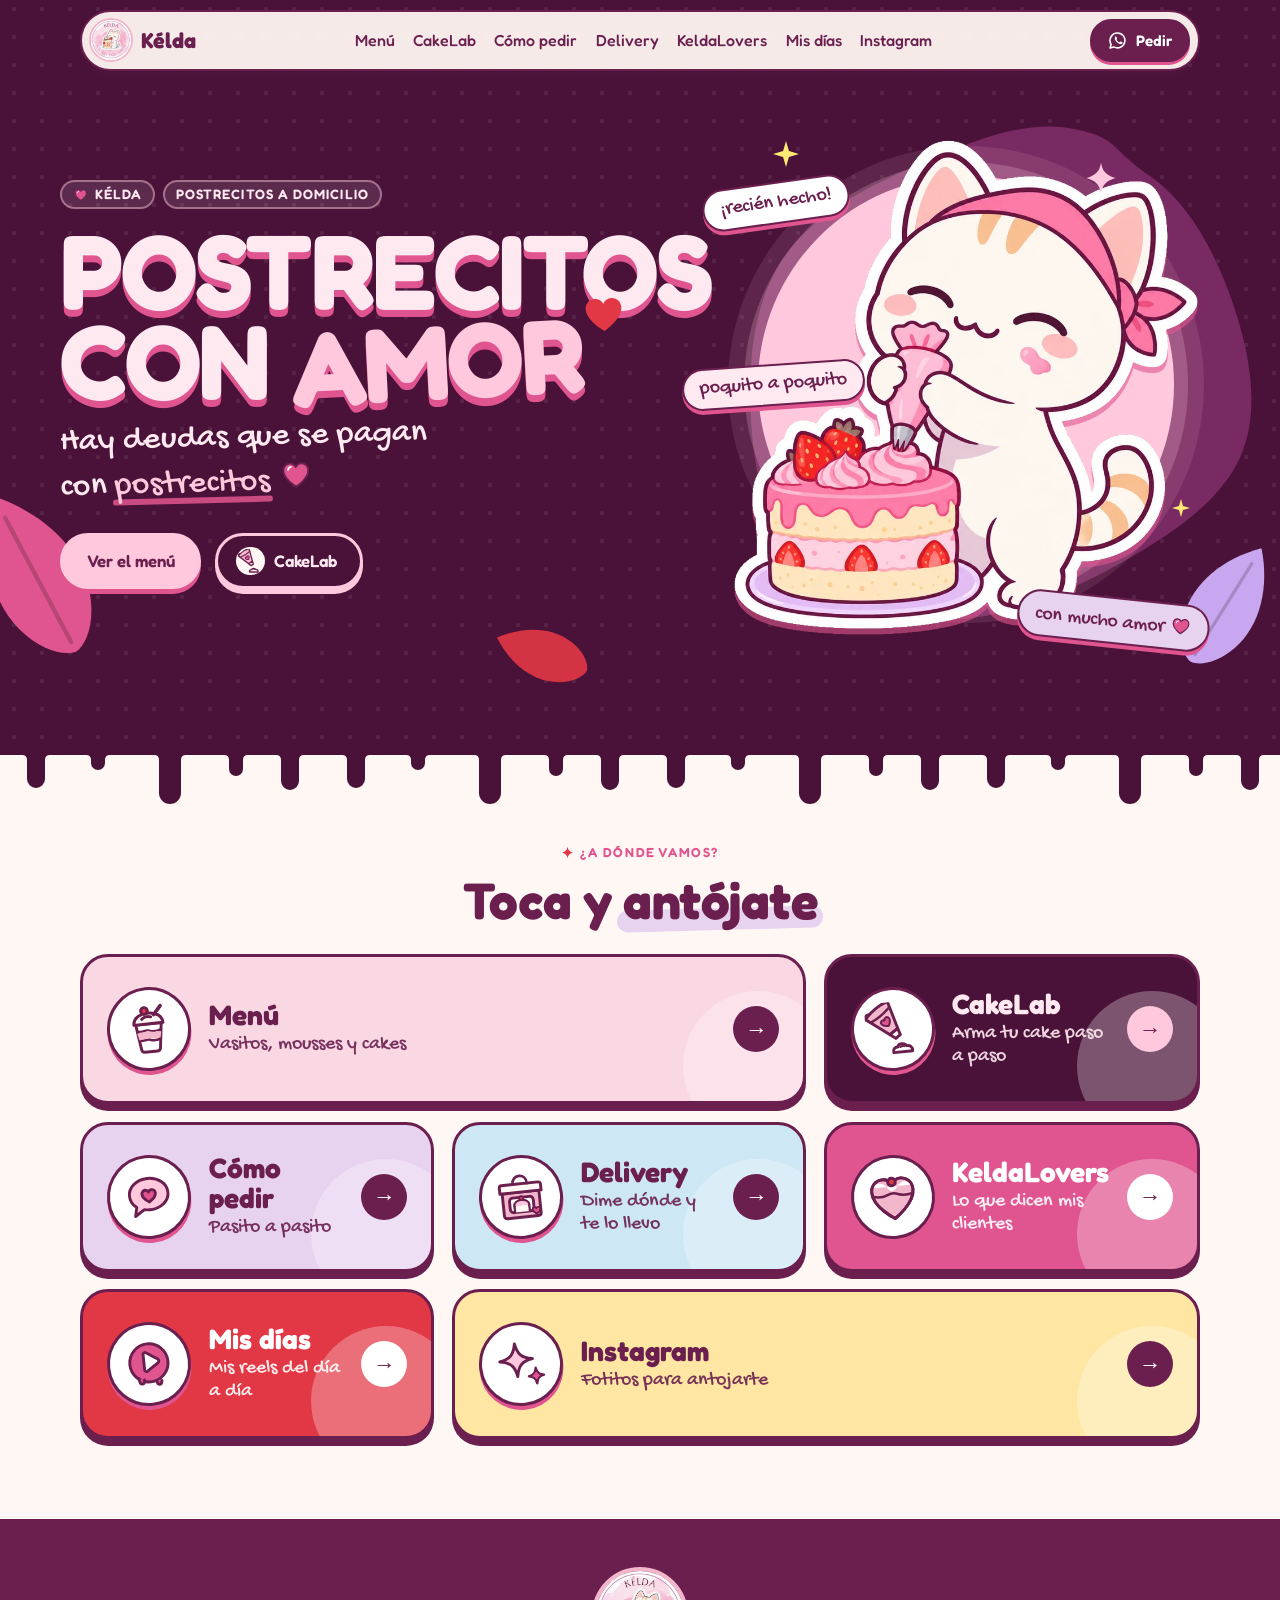
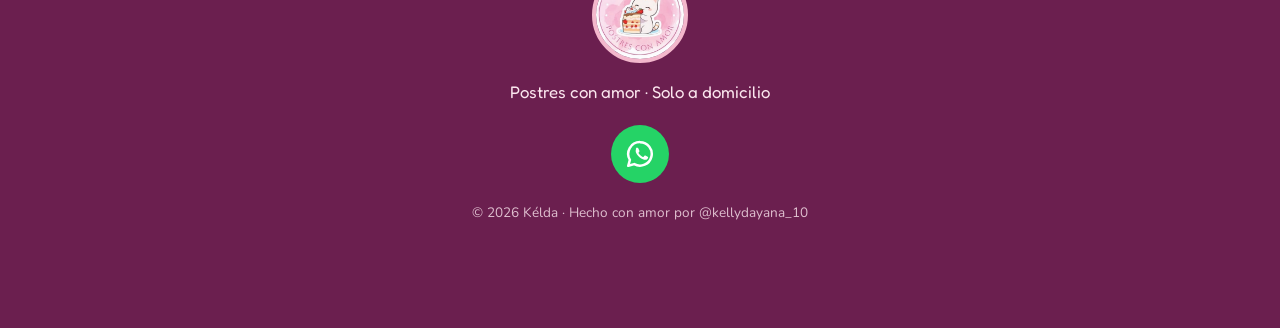
<file: index.html>
<!doctype html>
<html lang="es">
<head>
<meta charset="utf-8">
<meta name="viewport" content="width=device-width, initial-scale=1">
<title>Kélda · Postrecitos con amor</title>
<meta name="description" content="Postres hechos con amor en Chicago: fresas con crema, mousses, mini cakes y cakes personalizados. Solo a domicilio, en Chicago y alrededores. Pedidos por WhatsApp o DM.">
<meta property="og:title" content="Kélda · Postrecitos con amor">
<meta property="og:description" content="Fresas con crema, mousses y cakes personalizados, directo a tu puerta en Chicago y alrededores.">
<meta property="og:image" content="og.jpg">
<meta name="theme-color" content="#4A1238">
<link rel="icon" href="img/logo.jpg">
<link rel="preload" href="fonts/Fredoka-400-700.woff2" as="font" type="font/woff2" crossorigin>
<link rel="preload" href="img/gatito-manga.webp" as="image" type="image/webp">
<link rel="stylesheet" href="styles.css?v=5">
</head>
<body class="page-home" data-page="home">
<svg width="0" height="0" style="position:absolute" aria-hidden="true">
  <symbol id="sparkle" viewBox="0 0 40 40"><path d="M20 2c1.6 9.5 5.5 14.6 17 18-11.5 3.4-15.4 8.5-17 18-1.6-9.5-5.5-14.6-17-18C14.5 16.6 18.4 11.5 20 2Z" fill="currentColor"/></symbol>
  <symbol id="heart" viewBox="0 0 40 36"><path d="M20 34S3 23.5 3 12.3C3 6.6 7.2 3 11.8 3c3.6 0 6.4 2 8.2 5 1.8-3 4.6-5 8.2-5C32.8 3 37 6.6 37 12.3 37 23.5 20 34 20 34Z" fill="none" stroke="currentColor" stroke-width="3" stroke-linejoin="round"/></symbol>
  <symbol id="heartfill" viewBox="0 0 40 36"><path d="M20 34S3 23.5 3 12.3C3 6.6 7.2 3 11.8 3c3.6 0 6.4 2 8.2 5 1.8-3 4.6-5 8.2-5C32.8 3 37 6.6 37 12.3 37 23.5 20 34 20 34Z" fill="currentColor"/></symbol>
  <symbol id="wa" viewBox="0 0 24 24"><path d="M12 2.5a9.4 9.4 0 0 0-8.1 14.2L2.6 21.4l4.8-1.3A9.4 9.4 0 1 0 12 2.5Z" fill="none" stroke="currentColor" stroke-width="2" stroke-linejoin="round"/><path d="M8.6 7.6c.3-.6.6-.6.9-.6h.6c.2 0 .4.1.6.5l.8 1.9c.1.3 0 .5-.1.7l-.5.6c-.1.2-.2.4 0 .6.4.7 1 1.4 1.6 1.9.7.6 1.4.9 1.8 1.1.2.1.4.1.6-.1l.7-.8c.2-.2.4-.3.7-.2l1.8.9c.3.1.4.3.4.5 0 .5-.2 1.2-.8 1.6-.6.4-1.4.6-2.4.3-1.1-.3-2.6-1-3.9-2.2-1.4-1.3-2.4-2.8-2.7-3.8-.3-1-.1-2.1.3-2.9Z" fill="currentColor"/></symbol>
  <symbol id="car" viewBox="0 0 48 32"><path d="M6 22v-6l5-8c.8-1.2 2-2 3.5-2h17c1.5 0 2.7.8 3.5 2l5 8v6" fill="none" stroke="currentColor" stroke-width="3" stroke-linejoin="round"/><path d="M3 22h42v4H3z" fill="currentColor"/><circle cx="13" cy="26" r="4.5" fill="#fff" stroke="currentColor" stroke-width="3"/><circle cx="35" cy="26" r="4.5" fill="#fff" stroke="currentColor" stroke-width="3"/><path d="M14 15l3-5h14l3 5z" fill="currentColor" opacity=".25"/></symbol>
  <symbol id="arrow" viewBox="0 0 24 24"><path d="M5 12h13M13 6l6 6-6 6" fill="none" stroke="currentColor" stroke-width="2.8" stroke-linecap="round" stroke-linejoin="round"/></symbol>
  <symbol id="star4" viewBox="0 0 40 40"><path d="M20 0l4.5 15.5L40 20l-15.5 4.5L20 40l-4.5-15.5L0 20l15.5-4.5Z" fill="currentColor"/></symbol>
<symbol id="i-manga" viewBox="0 0 48 48"><g fill="none" stroke="#6B1F4F" stroke-width="2.6" stroke-linecap="round" stroke-linejoin="round"><g transform="translate(-3 -3) rotate(-34 24 24)">
<path d="M11.4 6.2c6.6-2.4 18.6-2.4 25.2 0L28.4 30.4h-8.8Z" fill="#F3B7CC"/>
<path d="M11 6.4c1.4-3 4-3.6 5.6-1.4M37 6.4c-1.4-3-4-3.6-5.6-1.4" stroke-width="2.2"/>
<path d="M13.4 11.2c7 1.4 14.2 1.4 21.2 0" stroke-width="2.2"/>
<path d="M19.6 30.4h8.8l-1.8 5.8h-5.2Z" fill="#FFF7F3"/>
<path d="M24 23.6s-4.2-2.5-4.2-5.1c0-1.4 1-2.3 2.2-2.3 1 0 1.6.6 2 1.3.4-.7 1-1.3 2-1.3 1.2 0 2.2.9 2.2 2.3 0 2.6-4.2 5.1-4.2 5.1Z" fill="#E0558F" stroke-width="1.8"/></g>
<path d="M22.6 45c-.8-3 1.4-4.8 4-4.6.4-3.2 6.6-3.6 7.8-.4 3-.4 5.4 1.4 5 5Z" fill="#fff"/>
<path d="M28.8 40.6c1.2-.8 2.6-.9 3.8-.4" stroke-width="1.8"/></g></symbol><symbol id="i-paleta" viewBox="0 0 48 48"><g fill="none" stroke="#6B1F4F" stroke-width="2.6" stroke-linecap="round" stroke-linejoin="round"><path d="M6.8 39.6l8.8-8.8c1.4-1.4 3.5-1.4 4.6-.3s1.1 3.2-.3 4.6l-8.8 8.8c-1.4 1.4-3.4 1.5-4.6.3s-1.1-3.2.3-4.6Z" fill="#E0558F"/>
<path d="M19.4 29.8l3.6-1.4 15.2-15.3c2.4-2.4 6.2-.6 5 2.6L28.6 30.8l-3.4 1.4" fill="#FFF7F3"/>
<path d="M33.8 17.4c2.2-.6 3.4.6 3 2.6-2.6 2.8-5.4 5.5-7.6 7.3-1.6.4-2.6-.8-1.8-2.4Z" fill="#F3B7CC" stroke-width="2"/>
<path d="M10 37.2l2.6 2.6" stroke-width="2"/></g></symbol><symbol id="i-vasito" viewBox="0 0 48 48"><g fill="none" stroke="#6B1F4F" stroke-width="2.6" stroke-linecap="round" stroke-linejoin="round"><path d="M12.6 19.4h22.8l-3 22.4c-.2 1.4-1.4 2.4-2.8 2.4H18.4c-1.4 0-2.6-1-2.8-2.4Z" fill="#fff"/>
<path d="M13.4 25.4c3.6 1.6 6.8-1.2 10.6.2s7.4 1.2 10.6-.4" stroke-width="2.2"/>
<path d="M14.6 33.4c3.4 1.4 6.4-1 9.4.2s6.6 1.2 9.4-.2" stroke-width="2.2"/>
<path d="M13.2 27.4l1.4 6 3.4-.6 6-.6 6.2.6 3.4-.4 1-5.2-3.8-.8c-3.4.8-5.2.2-7.4-.6-2.6-.4-5.2 1.6-8 .6Z" fill="#F3B7CC" stroke="none"/>
<path d="M11 19.4c0-6 5.6-9.6 13-9.6s13 3.6 13 9.6Z" fill="#FFF7F3"/>
<path d="M18.4 14.8c2-1.8 5.4-2.4 8.2-1.4"/>
<path d="M29.4 11.6l6.6-7.2" stroke-width="3.2"/>
<circle cx="21.2" cy="7.6" r="3" fill="#E23744"/></g></symbol><symbol id="i-mousse" viewBox="0 0 48 48"><g fill="none" stroke="#6B1F4F" stroke-width="2.6" stroke-linecap="round" stroke-linejoin="round"><path d="M8 27.4h32l-2.6 12.4c-.4 1.8-2 3-3.8 3H14.4c-1.8 0-3.4-1.2-3.8-3Z" fill="#F3B7CC"/>
<path d="M14.4 31v7.6M20.8 31v8M27.2 31v8M33.6 31v7.6" stroke-width="2"/>
<path d="M10.6 27.4c0-9.6 6-15 13.4-15s13.4 5.4 13.4 15Z" fill="#FFE7A3"/>
<path d="M17.4 18.8c1.8-1.8 4-2.6 6.6-2.6" stroke-width="2.2"/>
<path d="M26.4 12.6c.2-2.6 2-4.6 4.6-5.2-.2 2.8-2 4.8-4.6 5.2Z" fill="#7BC79A" stroke-width="2"/></g></symbol><symbol id="i-cupcake" viewBox="0 0 48 48"><g fill="none" stroke="#6B1F4F" stroke-width="2.6" stroke-linecap="round" stroke-linejoin="round"><path d="M12.6 27h22.8l-3 14.6c-.2 1.2-1.2 2-2.4 2H18c-1.2 0-2.2-.8-2.4-2Z" fill="#CDE7F5"/>
<path d="M19 27.6l1.2 15.6M24 27.6v15.6M29 27.6l-1.2 15.6" stroke-width="2"/>
<path d="M10.6 27.2c-2.4-.6-2.6-4.6.4-5.6-1.2-3.6 2-6.4 5.4-5.4.4-3.6 4.4-5.4 7.6-3.6 3.4-1.8 7.6 0 7.6 3.6 3.4-1 6.6 1.8 5.4 5.4 3 1 2.8 5 .4 5.6Z" fill="#FFC8DC"/>
<path d="M15.6 21.8c2.6.8 5 .4 7-1M26.2 18.6c2.4 1.2 5 1.2 6.8.2" stroke-width="2"/>
<path d="M24 11.4s-3.6-2-3.6-4.3c0-1.2.9-2 1.9-2 .8 0 1.4.5 1.7 1.1.3-.6.9-1.1 1.7-1.1 1 0 1.9.8 1.9 2 0 2.3-3.6 4.3-3.6 4.3Z" fill="#E23744" stroke-width="1.8"/></g></symbol><symbol id="i-cake" viewBox="0 0 48 48"><g fill="none" stroke="#6B1F4F" stroke-width="2.6" stroke-linecap="round" stroke-linejoin="round"><ellipse cx="24" cy="42" rx="18" ry="3.2" fill="#fff"/>
<path d="M9.6 24.4h28.8v15.2c0 1.2-1 2.2-2.2 2.2H11.8c-1.2 0-2.2-1-2.2-2.2Z" fill="#FFF7F3"/>
<path d="M9.6 32.4h28.8" stroke-width="2.2"/>
<path d="M9.6 24.4c0-3.2 2-4.8 5-4.8h18.8c3 0 5 1.6 5 4.8v3.2c0 1.8-2.4 1.8-2.6 0-.4-2-2.8-2-3 .2-.2 3.2-3.8 3.2-4 0-.2-2.2-2.8-2.2-3.2 0-.4 2.4-3.6 2.4-4 0-.4-2.2-2.8-2.2-3.2.2-.2 2-3 2-3.2-.4-.2-1.8-2.6-1.8-3 0-.4 1.4-2.2 1.4-2.6 0Z" fill="#F3B7CC"/>
<path d="M24 19.6v-7" stroke-width="3"/>
<path d="M24 4.6c1.8 2 2.4 3.6 1.4 5-.8 1-2 1-2.8 0-1-1.4-.4-3 1.4-5Z" fill="#FFE7A3" stroke-width="2"/></g></symbol><symbol id="i-carta" viewBox="0 0 48 48"><g fill="none" stroke="#6B1F4F" stroke-width="2.6" stroke-linecap="round" stroke-linejoin="round"><rect x="6.4" y="12.6" width="35.2" height="25" rx="4" fill="#fff"/>
<path d="M7.6 14.6 24 27.2l16.4-12.6" />
<path d="M7.8 36.2l11.4-11M40.2 36.2 28.8 25.2" stroke-width="2"/>
<path d="M24 34.4s-4.6-2.8-4.6-5.6c0-1.6 1.1-2.5 2.4-2.5 1 0 1.8.6 2.2 1.4.4-.8 1.2-1.4 2.2-1.4 1.3 0 2.4.9 2.4 2.5 0 2.8-4.6 5.6-4.6 5.6Z" fill="#E0558F" stroke-width="2"/></g></symbol><symbol id="i-chat" viewBox="0 0 48 48"><g fill="none" stroke="#6B1F4F" stroke-width="2.6" stroke-linecap="round" stroke-linejoin="round"><path d="M24 7.4c9.6 0 17.2 6.2 17.2 14s-7.6 14-17.2 14c-1.8 0-3.6-.2-5.2-.6L10.4 40l1.8-7.8C8.8 29.6 6.8 25.8 6.8 21.4c0-7.8 7.6-14 17.2-14Z" fill="#FFC8DC"/>
<path d="M24 28.4s-6-3.6-6-7.4c0-2 1.5-3.3 3.1-3.3 1.4 0 2.4.8 2.9 1.9.5-1.1 1.5-1.9 2.9-1.9 1.6 0 3.1 1.3 3.1 3.3 0 3.8-6 7.4-6 7.4Z" fill="#E0558F"/></g></symbol><symbol id="i-batidor" viewBox="0 0 48 48"><g fill="none" stroke="#6B1F4F" stroke-width="2.6" stroke-linecap="round" stroke-linejoin="round"><path d="M10.4 41.8l9-9" stroke-width="4.4"/>
<path d="M20.2 31.4c-4-6.6-2.4-18.4 6.6-23.6 6.8-3.8 14.6 4 10.8 10.8-5.2 9-17 10.6-23.6 6.6Z" fill="#FFF7F3"/>
<path d="M20.4 31.2c.6-7.2 4.4-14.8 11.8-20.2M20.8 31.4c6-1.4 12.6-5 17-12.4M20.4 31c2.4-8 9-15.6 15.8-18.6" stroke-width="2"/></g></symbol><symbol id="i-caja" viewBox="0 0 48 48"><g fill="none" stroke="#6B1F4F" stroke-width="2.6" stroke-linecap="round" stroke-linejoin="round"><path d="M7.6 19.6h32.8v19.6c0 1.6-1.2 2.8-2.8 2.8H10.4c-1.6 0-2.8-1.2-2.8-2.8Z" fill="#F3B7CC"/>
<path d="M5.6 14.4c0-1.2 1-2.2 2.2-2.2h32.4c1.2 0 2.2 1 2.2 2.2v5.2H5.6Z" fill="#FFF7F3"/>
<path d="M17.6 12.2c0-4.4 2.8-7 6.4-7s6.4 2.6 6.4 7" stroke-width="2.4"/>
<rect x="13.4" y="24.2" width="21.2" height="13" rx="3" fill="#fff"/>
<path d="M17.4 37.2v-4.4c0-1.4 1.2-2.6 2.6-2.6h8c1.4 0 2.6 1.2 2.6 2.6v4.4" fill="#FFF7F3" stroke-width="2"/>
<path d="M17.2 31.6c0-3 3-5 6.8-5s6.8 2 6.8 5" fill="#FFC8DC" stroke-width="2"/>
<circle cx="24" cy="25" r="1.8" fill="#E23744" stroke-width="1.4"/>
<path d="M36.6 40.2s-3.4-2-3.4-4.1c0-1.1.8-1.8 1.7-1.8.8 0 1.4.5 1.7 1.1.3-.6.9-1.1 1.7-1.1.9 0 1.7.7 1.7 1.8 0 2.1-3.4 4.1-3.4 4.1Z" fill="#E0558F" stroke-width="1.6"/></g></symbol><symbol id="i-pin" viewBox="0 0 48 48"><g fill="none" stroke="#6B1F4F" stroke-width="2.6" stroke-linecap="round" stroke-linejoin="round"><path d="M24 44s-13.2-12.4-13.2-23.2C10.8 13.2 16.6 7 24 7s13.2 6.2 13.2 13.8C37.2 31.6 24 44 24 44Z" fill="#E0558F"/>
<path d="M24 26.6s-5.4-3.2-5.4-6.6c0-1.8 1.4-3 2.8-3 1.2 0 2.2.7 2.6 1.7.4-1 1.4-1.7 2.6-1.7 1.4 0 2.8 1.2 2.8 3 0 3.4-5.4 6.6-5.4 6.6Z" fill="#fff" stroke-width="2"/></g></symbol><symbol id="i-cal" viewBox="0 0 48 48"><g fill="none" stroke="#6B1F4F" stroke-width="2.6" stroke-linecap="round" stroke-linejoin="round"><rect x="7.4" y="10.4" width="33.2" height="30.4" rx="5" fill="#fff"/>
<path d="M7.4 15.4c0-2.8 2.2-5 5-5h23.2c2.8 0 5 2.2 5 5v3.4H7.4Z" fill="#F3B7CC"/>
<path d="M16 6.6v7M32 6.6v7" stroke-width="3"/>
<path d="M24 35.4s-5.6-3.4-5.6-6.8c0-1.8 1.4-3.1 2.9-3.1 1.3 0 2.2.8 2.7 1.8.5-1 1.4-1.8 2.7-1.8 1.5 0 2.9 1.3 2.9 3.1 0 3.4-5.6 6.8-5.6 6.8Z" fill="#E0558F" stroke-width="2"/></g></symbol><symbol id="i-slice" viewBox="0 0 48 48"><g fill="none" stroke="#6B1F4F" stroke-width="2.6" stroke-linecap="round" stroke-linejoin="round"><path d="M24 43.2S5.6 31.6 5.6 18.6C5.6 12 10.4 7.8 15.8 7.8c3.8 0 6.6 2 8.2 5 1.6-3 4.4-5 8.2-5 5.4 0 10.2 4.2 10.2 10.8 0 13-18.4 24.6-18.4 24.6Z" fill="#F3B7CC"/>
<path d="M6.4 22.2c5.4 1.4 9.4 1.2 13-.4 3.2-1.4 6.2-1.4 9.4 0 3.8 1.6 8 1.8 12.8.4" stroke-width="2.2"/>
<path d="M6.6 14.6c3.4-5 9.6-4.6 13 .6 1.8 2.8 3.8 3.4 4.4 3.4s2.6-.6 4.4-3.4c3.4-5.2 9.6-5.6 13-.6" fill="#fff" stroke="none"/>
<path d="M24 43.2S5.6 31.6 5.6 18.6C5.6 12 10.4 7.8 15.8 7.8c3.8 0 6.6 2 8.2 5 1.6-3 4.4-5 8.2-5 5.4 0 10.2 4.2 10.2 10.8 0 13-18.4 24.6-18.4 24.6Z"/>
<circle cx="24" cy="10.6" r="3.4" fill="#E23744"/></g></symbol><symbol id="i-play" viewBox="0 0 48 48"><g fill="none" stroke="#6B1F4F" stroke-width="2.6" stroke-linecap="round" stroke-linejoin="round"><circle cx="24" cy="23" r="17" fill="#E0558F"/>
<path d="M19.6 15.2c0-1.4 1.4-2.2 2.6-1.4l10 6.6c1 .8 1 2.4 0 3.2l-10 6.6c-1.2.8-2.6 0-2.6-1.4Z" fill="#fff"/>
<path d="M14 36.4c0 2.4.6 4.8 2.4 4.8s2.2-2.2 2.2-3.6M29.6 39.4c0 1.8.8 3.6 2.2 3.6s2-1.6 2-3.2" fill="#E0558F"/></g></symbol><symbol id="i-chispa" viewBox="0 0 48 48"><g fill="none" stroke="#6B1F4F" stroke-width="2.6" stroke-linecap="round" stroke-linejoin="round"><path d="M20 5.6c1.6 9.2 5 13.2 14.6 14.6C25 21.6 21.6 25.6 20 34.8 18.4 25.6 15 21.6 5.4 20.2 15 18.8 18.4 14.8 20 5.6Z" fill="#FFC8DC"/>
<path d="M36.6 28.6c.8 4.4 2.4 6.2 6.8 7-4.4.8-6 2.6-6.8 7-.8-4.4-2.4-6.2-6.8-7 4.4-.8 6-2.6 6.8-7Z" fill="#E0558F" stroke-width="2"/></g></symbol><symbol id="i-cuchara" viewBox="0 0 48 48"><g fill="none" stroke="#6B1F4F" stroke-width="2.6" stroke-linecap="round" stroke-linejoin="round"><path d="M27.6 22.6 41.2 38c1.2 1.4 1 3.2-.2 4.2s-3 .8-4-.6L24.6 25.2" fill="#E0558F"/>
<ellipse cx="18.4" cy="16.6" rx="10.4" ry="8.4" transform="rotate(42 18.4 16.6)" fill="#fff"/>
<path d="M11.4 17.6c1.6-4.6 5.6-7.4 9.6-6.6" stroke-width="2.2"/>
<path d="M33 9.4s-3-1.8-3-3.6c0-1 .7-1.6 1.5-1.6.7 0 1.2.4 1.5 1 .3-.6.8-1 1.5-1 .8 0 1.5.6 1.5 1.6 0 1.8-3 3.6-3 3.6ZM41 18.2s-2.4-1.4-2.4-2.9c0-.8.6-1.3 1.2-1.3.5 0 1 .3 1.2.8.2-.5.7-.8 1.2-.8.6 0 1.2.5 1.2 1.3 0 1.5-2.4 2.9-2.4 2.9Z" fill="#E0558F" stroke-width="1.6"/></g></symbol><symbol id="i-heart" viewBox="0 0 48 48"><g fill="none" stroke="#6B1F4F" stroke-width="2.6" stroke-linecap="round" stroke-linejoin="round"><path d="M24 40.6S7 30 7 18.6C7 12.8 11.2 9 16 9c3.6 0 6.4 2 8 5 1.6-3 4.4-5 8-5 4.8 0 9 3.8 9 9.6C41 30 24 40.6 24 40.6Z" fill="#E0558F"/>
<path d="M13.4 17.6c.4-2.4 2-3.8 4-4" stroke="#fff" stroke-width="2.4"/></g></symbol><symbol id="i-web" viewBox="0 0 48 48"><g fill="none" stroke="#6B1F4F" stroke-width="2.6" stroke-linecap="round" stroke-linejoin="round"><circle cx="24" cy="24" r="18" fill="#E23744"/>
<path d="M24 6v36M6 24h36M11.3 11.3l25.4 25.4M36.7 11.3 11.3 36.7" stroke="#fff" stroke-width="1.6"/>
<path d="M24 14.6l6.6 2.8 2.8 6.6-2.8 6.6-6.6 2.8-6.6-2.8-2.8-6.6 2.8-6.6ZM24 20l2.8 1.2L28 24l-1.2 2.8L24 28l-2.8-1.2L20 24l1.2-2.8Z" stroke="#fff" stroke-width="1.6"/>
<circle cx="24" cy="24" r="18"/></g></symbol><symbol id="i-bow" viewBox="0 0 48 48"><g fill="none" stroke="#6B1F4F" stroke-width="2.6" stroke-linecap="round" stroke-linejoin="round"><path d="M24 23.4C17 11.6 5.6 11.8 6 21.4c.4 8.6 11.6 8.6 18 2ZM24 23.4c7-11.8 18.4-11.6 18 -2-.4 8.6-11.6 8.6-18 2Z" fill="#E23744"/>
<path d="M21.6 26l-5.2 13.6 4.6-1.6 1.8 4 1.2-14M26.4 26l5.2 13.6-4.6-1.6-1.8 4-1.2-14" fill="#E23744"/>
<circle cx="24" cy="23.4" r="4.4" fill="#C21F33"/></g></symbol><symbol id="i-bear" viewBox="0 0 48 48"><g fill="none" stroke="#6B1F4F" stroke-width="2.6" stroke-linecap="round" stroke-linejoin="round"><circle cx="13" cy="13.4" r="6" fill="#C99A6E"/><circle cx="35" cy="13.4" r="6" fill="#C99A6E"/>
<circle cx="13" cy="13.4" r="2.4" fill="#FFC8DC" stroke="none"/><circle cx="35" cy="13.4" r="2.4" fill="#FFC8DC" stroke="none"/>
<circle cx="24" cy="26" r="15.4" fill="#C99A6E"/>
<ellipse cx="24" cy="31.4" rx="7.2" ry="5.6" fill="#F3E1CC"/>
<circle cx="18" cy="23.4" r="1.8" fill="#6B1F4F" stroke="none"/><circle cx="30" cy="23.4" r="1.8" fill="#6B1F4F" stroke="none"/>
<path d="M24 29.2c-1.4 0-2.4.6-2.4 1.2s1.4 1.6 2.4 1.6 2.4-1 2.4-1.6-1-1.2-2.4-1.2Z" fill="#6B1F4F" stroke-width="1.4"/>
<path d="M21.6 34.2c1.4 1.2 3.4 1.2 4.8 0" stroke-width="1.8"/></g></symbol><symbol id="i-velita" viewBox="0 0 48 48"><g fill="none" stroke="#6B1F4F" stroke-width="2.6" stroke-linecap="round" stroke-linejoin="round"><path d="M10 30.4h28v8.8c0 1.4-1.2 2.6-2.6 2.6H12.6c-1.4 0-2.6-1.2-2.6-2.6Z" fill="#E7D2F0"/>
<path d="M10 30.4c0-2 1.4-3.2 3.4-3.2h21.2c2 0 3.4 1.2 3.4 3.2v1.4c0 1.4-2.2 1.4-2.4 0-.4-1.6-2.6-1.6-2.8 0-.2 2.4-3.6 2.4-3.8 0-.2-1.6-2.6-1.6-3 0-.4 1.8-3.4 1.8-3.8 0-.2-1.6-2.6-1.6-3 0-.2 1.4-2.2 1.4-2.4 0Z" fill="#fff"/>
<rect x="15" y="15.2" width="4.4" height="12" rx="1.6" fill="#CDE7F5"/><rect x="21.8" y="13.2" width="4.4" height="14" rx="1.6" fill="#FFC8DC"/><rect x="28.6" y="15.2" width="4.4" height="12" rx="1.6" fill="#FFE7A3"/>
<path d="M17.2 8.4c1.4 1.6 1.8 2.8 1 3.8-.6.8-1.6.8-2.2 0-.6-1 0-2.2 1.2-3.8ZM24 6.2c1.4 1.6 1.8 2.8 1 3.8-.6.8-1.6.8-2.2 0-.6-1 0-2.2 1.2-3.8ZM30.8 8.4c1.4 1.6 1.8 2.8 1 3.8-.6.8-1.6.8-2.2 0-.6-1 0-2.2 1.2-3.8Z" fill="#F5A623" stroke-width="1.6"/></g></symbol><symbol id="i-flor" viewBox="0 0 48 48"><g fill="none" stroke="#6B1F4F" stroke-width="2.6" stroke-linecap="round" stroke-linejoin="round"><g fill="#FFC8DC"><circle cx="24" cy="12.6" r="7"/><circle cx="34.8" cy="20.4" r="7"/><circle cx="30.6" cy="33" r="7"/><circle cx="17.4" cy="33" r="7"/><circle cx="13.2" cy="20.4" r="7"/></g>
<circle cx="24" cy="23.6" r="6" fill="#FFE7A3"/>
<path d="M20.4 22.4c.6-1.4 1.8-2.2 3.2-2.2" stroke-width="1.8"/></g></symbol><symbol id="i-drip" viewBox="0 0 48 48"><g fill="none" stroke="#6B1F4F" stroke-width="2.6" stroke-linecap="round" stroke-linejoin="round"><path d="M9.6 18.4h28.8v20.6c0 1.4-1.2 2.6-2.6 2.6H12.2c-1.4 0-2.6-1.2-2.6-2.6Z" fill="#fff"/>
<path d="M9.6 18.4c0-3 2-4.6 4.8-4.6h19.2c2.8 0 4.8 1.6 4.8 4.6v4.4c0 2-2.6 2-2.8 0v-.4c0-1.6-2.8-1.6-2.8 0v5c0 2.4-3.6 2.4-3.6 0v-3c0-1.6-2.8-1.6-2.8 0v1c0 2.2-3.4 2.2-3.4 0v-2.6c0-1.6-2.8-1.6-2.8 0v6.6c0 2.6-3.8 2.6-3.8 0Z" fill="#E7B98A"/>
<circle cx="24" cy="10" r="3" fill="#fff"/></g></symbol><symbol id="i-nota" viewBox="0 0 48 48"><g fill="none" stroke="#6B1F4F" stroke-width="2.6" stroke-linecap="round" stroke-linejoin="round"><path d="M11.4 8.4h18.4l7.6 7.6v21.8c0 1.6-1.2 2.8-2.8 2.8H11.4c-1.6 0-2.8-1.2-2.8-2.8v-26.6c0-1.6 1.2-2.8 2.8-2.8Z" fill="#fff"/>
<path d="M29.8 8.4v5c0 1.4 1.2 2.6 2.6 2.6h5" fill="#F3B7CC"/>
<path d="M14.4 21.6h14.8M14.4 27.2h9.6" stroke-width="2.2"/>
<path d="M27.8 36.2s-4-2.4-4-4.8c0-1.4 1-2.2 2-2.2.9 0 1.6.5 2 1.2.4-.7 1.1-1.2 2-1.2 1 0 2 .8 2 2.2 0 2.4-4 4.8-4 4.8Z" fill="#E0558F" stroke-width="1.8"/></g></symbol></svg>

<a class="skip" href="#main">Saltar al contenido</a>

<header class="nav" id="top">
  <a class="nav__brand" href="index.html" data-sec="top" aria-label="Kélda, inicio">
    <img src="img/logo.jpg" alt="" width="44" height="44">
    <span>Kélda</span>
  </a>
  <nav class="nav__main" aria-label="Páginas">
    <ul class="nav__links">
      <li><a href="menu.html" data-sec="menu">Menú</a></li><li><a href="cakelab.html" data-sec="cakelab">CakeLab</a></li><li><a href="como-pedir.html" data-sec="como-pedir">Cómo pedir</a></li><li><a href="delivery.html" data-sec="delivery">Delivery</a></li><li><a href="keldalovers.html" data-sec="keldalovers">KeldaLovers</a></li><li><a href="mis-dias.html" data-sec="mis-dias">Mis días</a></li><li><a href="instagram.html" data-sec="instagram">Instagram</a></li>
    </ul>
  </nav>
  <div class="nav__end">
    <a class="btn btn--sm btn--plum" href="https://wa.me/18157636521?text=%C2%A1Hola%20K%C3%A9lda%21%20Vi%20tu%20p%C3%A1gina%20y%20quiero%20pedir%20unos%20postrecitos.%20%C2%BFMe%20ayudas%3F" data-placeholder="whatsapp"><svg aria-hidden="true"><use href="#wa"/></svg><span>Pedir</span></a>
    <button class="nav__toggle" type="button" aria-expanded="false" aria-controls="nav-panel" aria-label="Abrir el menú de secciones"><span class="burger" aria-hidden="true"><i></i><i></i><i></i></span></button>
  </div>
  <nav class="nav__panel" id="nav-panel" aria-label="Todas las secciones" hidden>
    <p>¿A dónde vamos?</p>
    <ul><li><a href="index.html" data-sec="top" aria-current="page"><svg class="ic" aria-hidden="true"><use href="#i-heart"/></svg>Inicio</a></li><li><a href="menu.html" data-sec="menu"><svg class="ic" aria-hidden="true"><use href="#i-vasito"/></svg>Menú</a></li><li><a href="cakelab.html" data-sec="cakelab"><svg class="ic" aria-hidden="true"><use href="#i-manga"/></svg>CakeLab</a></li><li><a href="como-pedir.html" data-sec="como-pedir"><svg class="ic" aria-hidden="true"><use href="#i-chat"/></svg>Cómo pedir</a></li><li><a href="delivery.html" data-sec="delivery"><svg class="ic" aria-hidden="true"><use href="#i-caja"/></svg>Delivery</a></li><li><a href="keldalovers.html" data-sec="keldalovers"><svg class="ic" aria-hidden="true"><use href="#i-slice"/></svg>KeldaLovers</a></li><li><a href="mis-dias.html" data-sec="mis-dias"><svg class="ic" aria-hidden="true"><use href="#i-play"/></svg>Mis días</a></li><li><a href="instagram.html" data-sec="instagram"><svg class="ic" aria-hidden="true"><use href="#i-chispa"/></svg>Instagram</a></li></ul>
  </nav>
</header>

<main id="main">
<section class="hero" aria-labelledby="hero-title">
  <svg class="hero__blob hb1" viewBox="0 0 200 200" aria-hidden="true"><path fill="currentColor" d="M43.6,-58.9C55.3,-50.9,63.1,-36.7,68.4,-21.3C73.7,-5.9,76.5,10.7,70.8,23.8C65.1,36.9,50.9,46.6,36.4,54.8C21.9,63,7.1,69.7,-9.6,71.6C-26.3,73.5,-44.9,70.6,-56.4,59.8C-67.9,49,-72.3,30.3,-73.3,12.2C-74.3,-5.9,-71.9,-23.4,-62.6,-36C-53.3,-48.6,-37.1,-56.3,-21.8,-62.9C-6.5,-69.5,7.9,-75,21.4,-72.4C34.9,-69.8,31.9,-66.9,43.6,-58.9Z" transform="translate(100 100)"/></svg>
  <svg class="hero__leaf hl1" viewBox="0 0 100 160" aria-hidden="true"><path fill="currentColor" d="M50 0C82 34 98 78 86 118 78 144 62 158 50 160 38 158 22 144 14 118 2 78 18 34 50 0Z"/><path d="M50 22V150" stroke="rgba(0,0,0,.18)" stroke-width="4" stroke-linecap="round"/></svg>
  <svg class="hero__leaf hl2" viewBox="0 0 100 160" aria-hidden="true"><path fill="currentColor" d="M50 0C82 34 98 78 86 118 78 144 62 158 50 160 38 158 22 144 14 118 2 78 18 34 50 0Z"/><path d="M50 22V150" stroke="rgba(0,0,0,.18)" stroke-width="4" stroke-linecap="round"/></svg>
  <svg class="hero__leaf hl3" viewBox="0 0 100 160" aria-hidden="true"><path fill="currentColor" d="M50 0C82 34 98 78 86 118 78 144 62 158 50 160 38 158 22 144 14 118 2 78 18 34 50 0Z"/></svg>

  <div class="hero__text">
    <p class="hero__kicker"><span><svg class="ic" aria-hidden="true"><use href="#i-heart"/></svg> Kélda</span><span>postrecitos a domicilio</span></p>
    <h1 id="hero-title"><span class="h1a">Postrecitos</span> <span class="h1b">con <em>amor</em></span></h1>
    <p class="lead lead--punch">Hay deudas que se pagan con <em>postrecitos</em> <svg class="ic ic--punch" aria-hidden="true"><use href="#i-heart"/></svg></p>
    <div class="cta">
      <a class="btn btn--pink" href="menu.html" data-sec="menu">Ver el menú</a>
      <a class="btn btn--outline" href="cakelab.html" data-sec="cakelab"><svg class="ic" aria-hidden="true"><use href="#i-manga"/></svg> CakeLab</a>
    </div>
  </div>

  <div class="hero__art">
    <div class="hero__disc" aria-hidden="true"></div>
    <picture><source srcset="img/gatito-manga.webp" type="image/webp"><img class="hero__cat" src="img/gatito-manga.png" alt="El gatito de Kélda con bandana rosada, decorando un pastel con una manga pastelera" width="900" height="900"></picture>
    <span class="bubble b1" aria-hidden="true">¡recién hecho!</span>
    <span class="bubble b2" aria-hidden="true">con mucho amor <svg class="ic" aria-hidden="true"><use href="#i-heart"/></svg></span>
    <span class="bubble b3" aria-hidden="true">poquito a poquito</span>
    <svg class="spk s1" aria-hidden="true"><use href="#star4"/></svg>
    <svg class="spk s2" aria-hidden="true"><use href="#sparkle"/></svg>
    <svg class="spk s3" aria-hidden="true"><use href="#star4"/></svg>
    <svg class="spk s4" aria-hidden="true"><use href="#sparkle"/></svg>
    <svg class="hrt h1" aria-hidden="true"><use href="#heartfill"/></svg>
    <svg class="hrt h2" aria-hidden="true"><use href="#heartfill"/></svg>
    <svg class="hrt h3" aria-hidden="true"><use href="#heartfill"/></svg>
  </div>
</section>
<section class="tiles" id="explora" aria-labelledby="tiles-title">
  <div class="hero__drip" aria-hidden="true"></div>
  <div class="sec-head">
    <p class="kicker"><svg class="ico" aria-hidden="true"><use href="#sparkle"/></svg>¿A dónde vamos?</p>
    <h2 id="tiles-title">Toca y <span class="hl hl--lila">antójate</span></h2>
  </div>
  <ul class="tiles__grid">
    <li><a class="tile tile--rosa" href="menu.html" data-sec="menu">
      <span class="tile__ico"><svg class="ic" aria-hidden="true"><use href="#i-vasito"/></svg></span>
      <span class="tile__txt"><b>Menú</b><small>Vasitos, mousses y cakes</small></span>
      <span class="tile__go" aria-hidden="true">→</span>
    </a></li>
    <li><a class="tile tile--ciruela" href="cakelab.html" data-sec="cakelab">
      <span class="tile__ico"><svg class="ic" aria-hidden="true"><use href="#i-manga"/></svg></span>
      <span class="tile__txt"><b>CakeLab</b><small>Arma tu cake paso a paso</small></span>
      <span class="tile__go" aria-hidden="true">→</span>
    </a></li>
    <li><a class="tile tile--lila" href="como-pedir.html" data-sec="como-pedir">
      <span class="tile__ico"><svg class="ic" aria-hidden="true"><use href="#i-chat"/></svg></span>
      <span class="tile__txt"><b>Cómo pedir</b><small>Pasito a pasito</small></span>
      <span class="tile__go" aria-hidden="true">→</span>
    </a></li>
    <li><a class="tile tile--celeste" href="delivery.html" data-sec="delivery">
      <span class="tile__ico"><svg class="ic" aria-hidden="true"><use href="#i-caja"/></svg></span>
      <span class="tile__txt"><b>Delivery</b><small>Dime dónde y te lo llevo</small></span>
      <span class="tile__go" aria-hidden="true">→</span>
    </a></li>
    <li><a class="tile tile--chicle" href="keldalovers.html" data-sec="keldalovers">
      <span class="tile__ico"><svg class="ic" aria-hidden="true"><use href="#i-slice"/></svg></span>
      <span class="tile__txt"><b>KeldaLovers</b><small>Lo que dicen mis clientes</small></span>
      <span class="tile__go" aria-hidden="true">→</span>
    </a></li>
    <li><a class="tile tile--fresa" href="mis-dias.html" data-sec="mis-dias">
      <span class="tile__ico"><svg class="ic" aria-hidden="true"><use href="#i-play"/></svg></span>
      <span class="tile__txt"><b>Mis días</b><small>Mis reels del día a día</small></span>
      <span class="tile__go" aria-hidden="true">→</span>
    </a></li>
    <li><a class="tile tile--crema" href="instagram.html" data-sec="instagram">
      <span class="tile__ico"><svg class="ic" aria-hidden="true"><use href="#i-chispa"/></svg></span>
      <span class="tile__txt"><b>Instagram</b><small>Fotitos para antojarte</small></span>
      <span class="tile__go" aria-hidden="true">→</span>
    </a></li>
  </ul>
</section>
<div class="onepage">
<section class="menu" id="menu" aria-labelledby="menu-title">

<div class="hero__drip" aria-hidden="true"></div>
  <div class="sec-head">
    <p class="kicker"><svg class="ico" aria-hidden="true"><use href="#sparkle"/></svg>El menú</p>
    <h2 id="menu-title">Elige tu <span class="hl hl--lila">antojo</span></h2>
    <p>Desliza cada sección y antójate. Todo llega frío y listo para disfrutar.</p>
  </div>
  <nav class="menu__tabs" aria-label="Secciones del menú">
    <a href="#sec-vasitos"><svg class="ic" aria-hidden="true"><use href="#i-vasito"/></svg> En vasito</a>
    <a href="#sec-mousses"><svg class="ic" aria-hidden="true"><use href="#i-mousse"/></svg> Mousses</a>
    <a href="#sec-minis"><svg class="ic" aria-hidden="true"><use href="#i-cupcake"/></svg> Mini cakes & cupcakes</a>
    <a href="#sec-cakes"><svg class="ic" aria-hidden="true"><use href="#i-cake"/></svg> Cakes personalizados</a>
  </nav>

  <div class="msec msec--rosa" id="sec-vasitos">
    <div class="msec__head">
      <div><h3><span class="msec__emo" aria-hidden="true"><svg class="ic" aria-hidden="true"><use href="#i-vasito"/></svg></span> En vasito</h3><p>Fresas con crema y vasitos para comer con cuchara.</p></div>
      <div class="rail-nav"><button class="rail-btn" type="button" data-dir="-1" aria-label="Anterior en En vasito"><svg aria-hidden="true" style="transform:scaleX(-1)"><use href="#arrow"/></svg></button><button class="rail-btn" type="button" data-dir="1" aria-label="Siguiente en En vasito"><svg aria-hidden="true"><use href="#arrow"/></svg></button></div>
    </div>
    <ul class="rail" tabindex="0" aria-label="En vasito: desliza para ver más">
      <li class="mcard"><div class="mcard__img"><img src="img/vaso-fresas.jpg" alt="Vaso de fresas con crema con la etiqueta de Kélda" width="336" height="490" loading="lazy"></div><div class="mcard__body"><span class="tag ">En vaso</span><h4>Fresas con crema</h4><p>Capas de crema, fresas y fruta fresca. El clásico que nunca falla.</p></div></li>
      <li class="mcard"><div class="mcard__img"><img src="img/vaso-choco-fresa.jpg" alt="Vaso de fresas con chocolate, galleta y crema" width="340" height="485" loading="lazy"></div><div class="mcard__body"><span class="tag ">En vaso</span><h4>Choco-fresa</h4><p>Fresas, chocolate, galletita y crema. Para los más golosos.</p></div></li>
      <li class="mcard mcard--ask"><a href="https://ig.me/m/kelda.postres"><span class="mcard__big" aria-hidden="true"><svg class="ic" aria-hidden="true"><use href="#i-carta"/></svg></span><h4>¿Antojo de otro sabor?</h4><p>Pregúntame por DM qué hay esta semana.</p><span class="arrow">Escribirme <svg aria-hidden="true"><use href="#arrow"/></svg></span></a></li>
    </ul>
    <div class="rail-dots" aria-hidden="true"></div>
  </div>

  <div class="msec msec--lila" id="sec-mousses">
    <div class="msec__head">
      <div><h3><span class="msec__emo" aria-hidden="true"><svg class="ic" aria-hidden="true"><use href="#i-mousse"/></svg></span> Mousses</h3><p>Suavecitos, fresquitos y en su moldecito.</p></div>
      <div class="rail-nav"><button class="rail-btn" type="button" data-dir="-1" aria-label="Anterior en Mousses"><svg aria-hidden="true" style="transform:scaleX(-1)"><use href="#arrow"/></svg></button><button class="rail-btn" type="button" data-dir="1" aria-label="Siguiente en Mousses"><svg aria-hidden="true"><use href="#arrow"/></svg></button></div>
    </div>
    <ul class="rail" tabindex="0" aria-label="Mousses: desliza para ver más">
      <li class="mcard"><div class="mcard__img"><img src="img/mousse-maracuya.jpg" alt="Mousse de maracuyá en molde rosado" width="354" height="340" loading="lazy"></div><div class="mcard__body"><span class="tag tag--lila">Mousse</span><h4>Maracuyá</h4><p>Suave, cremoso y con ese toque ácido rico.</p></div></li>
      <li class="mcard"><div class="mcard__img"><img src="img/mousse-limon.jpg" alt="Mousse de limón con ralladura y rodaja de limón" width="456" height="390" loading="lazy"></div><div class="mcard__body"><span class="tag tag--lila">Mousse</span><h4>Limón</h4><p>Fresquito, con ralladura de limón por encima.</p></div></li>
      <li class="mcard"><div class="mcard__img"><img src="img/frutos-rojos.jpg" alt="Postre de frutos rojos en molde rosado" width="332" height="280" loading="lazy"></div><div class="mcard__body"><span class="tag tag--lila">Mousse</span><h4>Frutos rojos</h4><p>Coronado con fresas, moras y arándanos.</p></div></li>
      <li class="mcard mcard--ask"><a href="https://ig.me/m/kelda.postres"><span class="mcard__big" aria-hidden="true"><svg class="ic" aria-hidden="true"><use href="#i-carta"/></svg></span><h4>¿Antojo de otro sabor?</h4><p>Pregúntame por DM qué hay esta semana.</p><span class="arrow">Escribirme <svg aria-hidden="true"><use href="#arrow"/></svg></span></a></li>
    </ul>
    <div class="rail-dots" aria-hidden="true"></div>
  </div>

  <div class="msec msec--celeste" id="sec-minis">
    <div class="msec__head">
      <div><h3><span class="msec__emo" aria-hidden="true"><svg class="ic" aria-hidden="true"><use href="#i-cupcake"/></svg></span> Mini cakes & cupcakes</h3><p>Detallitos para regalar o para darte un gusto.</p></div>
      <div class="rail-nav"><button class="rail-btn" type="button" data-dir="-1" aria-label="Anterior en Mini cakes & cupcakes"><svg aria-hidden="true" style="transform:scaleX(-1)"><use href="#arrow"/></svg></button><button class="rail-btn" type="button" data-dir="1" aria-label="Siguiente en Mini cakes & cupcakes"><svg aria-hidden="true"><use href="#arrow"/></svg></button></div>
    </div>
    <ul class="rail" tabindex="0" aria-label="Mini cakes & cupcakes: desliza para ver más">
      <li class="mcard"><div class="mcard__img"><img src="img/heart-cake.jpg" alt="Mini cake de corazón estilo vintage con moños rojos" width="540" height="492" loading="lazy"></div><div class="mcard__body"><span class="tag tag--red">Mini cake</span><h4>Corazón vintage</h4><p>Con el nombre o mensaje que quieras. El detalle perfecto.</p></div></li>
      <li class="mcard"><div class="mcard__img"><img src="img/cupcakes-rosa.jpg" alt="Caja de cupcakes con frosting rosado" width="720" height="760" loading="lazy"></div><div class="mcard__body"><span class="tag tag--red">Cupcakes</span><h4>Cupcakes rosados</h4><p>En los tonos de tu fiesta. Combínalos con tu cake.</p></div></li>
      <li class="mcard"><div class="mcard__img"><img src="img/cupcakes-azul-wide.jpg" alt="Cupcakes celestes y rosados para baby shower" width="720" height="600" loading="lazy"></div><div class="mcard__body"><span class="tag tag--red">Cupcakes</span><h4>Cupcakes pastel</h4><p>Celestes, rosaditos o del color que me pidas <svg class="ic" aria-hidden="true"><use href="#i-heart"/></svg></p></div></li>
      <li class="mcard mcard--ask"><a href="https://ig.me/m/kelda.postres"><span class="mcard__big" aria-hidden="true"><svg class="ic" aria-hidden="true"><use href="#i-carta"/></svg></span><h4>¿Antojo de otro sabor?</h4><p>Pregúntame por DM qué hay esta semana.</p><span class="arrow">Escribirme <svg aria-hidden="true"><use href="#arrow"/></svg></span></a></li>
    </ul>
    <div class="rail-dots" aria-hidden="true"></div>
  </div>

  <div class="msec msec--fresa" id="sec-cakes">
    <div class="msec__head">
      <div><h3><span class="msec__emo" aria-hidden="true"><svg class="ic" aria-hidden="true"><use href="#i-cake"/></svg></span> Cakes personalizados</h3><p>Tu idea, hecha pastel. Créalo en el CakeLab.</p></div>
      <div class="rail-nav"><button class="rail-btn" type="button" data-dir="-1" aria-label="Anterior en Cakes personalizados"><svg aria-hidden="true" style="transform:scaleX(-1)"><use href="#arrow"/></svg></button><button class="rail-btn" type="button" data-dir="1" aria-label="Siguiente en Cakes personalizados"><svg aria-hidden="true"><use href="#arrow"/></svg></button></div>
    </div>
    <ul class="rail" tabindex="0" aria-label="Cakes personalizados: desliza para ver más">
      <li class="mcard"><div class="mcard__img"><img src="img/spiderman-1.jpg" alt="Cake personalizado de Spider-Man" width="900" height="900" loading="lazy"></div><div class="mcard__body"><span class="tag ">A tu gusto</span><h4>Spider-Man</h4><p>¡Reto desbloqueado! Para el cumple más arácnido <svg class="ic" aria-hidden="true"><use href="#i-web"/></svg></p></div></li>
      <li class="mcard"><div class="mcard__img"><img src="img/teddy-cake.jpg" alt="Cake de baby shower con ositos y bolitas pastel" width="720" height="1210" loading="lazy"></div><div class="mcard__body"><span class="tag ">A tu gusto</span><h4>Ositos baby shower</h4><p>Tonos pastel, ositos y bolitas. Tierno a más no poder <svg class="ic" aria-hidden="true"><use href="#i-bear"/></svg></p></div></li>
      <li class="mcard"><div class="mcard__img"><img src="img/spiderman-neon.jpg" alt="Cake de Spider-Man con letrero neón de Kélda" width="720" height="1280" loading="lazy"></div><div class="mcard__body"><span class="tag ">A tu gusto</span><h4>Spider-Man neón</h4><p>Otra versión del favorito de los peques.</p></div></li>
      <li class="mcard mcard--cta"><a href="cakelab.html" data-sec="cakelab"><span class="mcard__big" aria-hidden="true"><svg class="ic" aria-hidden="true"><use href="#i-manga"/></svg></span><h4>Ve al CakeLab</h4><p>Tamaño, sabor, relleno y deco, paso a paso.</p><span class="arrow">Empezar <svg aria-hidden="true"><use href="#arrow"/></svg></span></a></li>
    </ul>
    <div class="rail-dots" aria-hidden="true"></div>
  </div>
</section>
<section class="lab" id="cakelab" aria-labelledby="lab-title">
  <div class="lab__head">
    <p class="kicker kicker--light"><svg class="ico" aria-hidden="true"><use href="#sparkle"/></svg>Cakes personalizados</p>
    <h2 id="lab-title">Cake<span>Lab</span> <span class="lab__flask" aria-hidden="true"><svg class="ic" aria-hidden="true"><use href="#i-manga"/></svg></span></h2>
    <p>Crea tu cake paso a paso y me mandas la receta. Yo le pongo el amor <svg class="ic" aria-hidden="true"><use href="#i-heart"/></svg></p>
  </div>

  <div class="lab__box">
    <ol class="lab__progress" aria-label="Pasos">
      <li class="is-on"><span>1</span><em>Tamaño</em></li>
      <li><span>2</span><em>Sabor</em></li>
      <li><span>3</span><em>Relleno</em></li>
      <li><span>4</span><em>Deco</em></li>
      <li><span>5</span><em>Fecha</em></li>
    </ol>
    <div class="lab__bar"><i style="width:0%"></i></div>

    <div class="lab__grid">
      <div class="lab__preview" aria-hidden="true">
        <svg viewBox="0 0 220 200" class="cakeviz" data-theme="none">
          <defs>
            <pattern id="marble" width="40" height="40" patternUnits="userSpaceOnUse"><rect width="40" height="40" fill="#F7E1A6"/><path d="M0 26C10 16 18 34 28 22S40 14 40 14V40H0Z" fill="#7B4A33" opacity=".85"/></pattern>
            <clipPath id="cv-clip"><rect x="38" y="64" width="144" height="114" rx="12"/></clipPath>
            <symbol id="cv-bow" viewBox="0 0 22 16"><path d="M11 8C7 1 1 1 1 6.5S7 14 11 8ZM11 8c4-7 10-7 10-1.5S15 14 11 8Z" fill="#E23744" stroke="#6B1F4F" stroke-width="1.3" stroke-linejoin="round"/><path d="M10 9l-3 6.5M12 9l3 6.5" stroke="#E23744" stroke-width="2.4" stroke-linecap="round"/><circle cx="11" cy="8" r="2.6" fill="#C21F33" stroke="#6B1F4F" stroke-width="1.2"/></symbol>
          </defs>
          <ellipse cx="110" cy="182" rx="96" ry="12" fill="#fff" opacity=".9"/>
          <ellipse cx="110" cy="180" rx="96" ry="10" fill="none" stroke="#6B1F4F" stroke-width="3"/>
          <g class="cv-cake" style="transform-origin:110px 178px">
            <rect class="cv-sponge" x="40" y="128" width="140" height="48" rx="10" fill="#F7E1A6" stroke="#6B1F4F" stroke-width="3"/>
            <rect class="cv-fill" x="40" y="114" width="140" height="16" rx="6" fill="#F3B7CC" stroke="#6B1F4F" stroke-width="3" opacity=".35"/>
            <rect class="cv-sponge" x="40" y="70" width="140" height="46" rx="10" fill="#F7E1A6" stroke="#6B1F4F" stroke-width="3"/>
            <g class="cv-coat">
              <rect class="cv-coatbg" x="38" y="64" width="144" height="114" rx="12" fill="#FFFDF8"/>
              <g clip-path="url(#cv-clip)">
                <g class="th th-cumple"><rect x="38" y="82" width="144" height="19" fill="#FFC8DC"/><rect x="38" y="101" width="144" height="19" fill="#FFE7A3"/><rect x="38" y="120" width="144" height="19" fill="#C8F0D8"/><rect x="38" y="139" width="144" height="19" fill="#CDE7F5"/><rect x="38" y="158" width="144" height="19" fill="#E7D2F0"/></g>
                <g class="th th-spiderman" fill="none" stroke="#1B1020" stroke-width="1.3" stroke-opacity=".55"><line x1="110" y1="122" x2="260.0" y2="122.0"/><line x1="110" y1="122" x2="239.9" y2="197.0"/><line x1="110" y1="122" x2="185.0" y2="251.9"/><line x1="110" y1="122" x2="110.0" y2="272.0"/><line x1="110" y1="122" x2="35.0" y2="251.9"/><line x1="110" y1="122" x2="-19.9" y2="197.0"/><line x1="110" y1="122" x2="-40.0" y2="122.0"/><line x1="110" y1="122" x2="-19.9" y2="47.0"/><line x1="110" y1="122" x2="35.0" y2="-7.9"/><line x1="110" y1="122" x2="110.0" y2="-28.0"/><line x1="110" y1="122" x2="185.0" y2="-7.9"/><line x1="110" y1="122" x2="239.9" y2="47.0"/><path d="M126.0 122.0 Q122.7 125.4 123.9 130.0 Q119.3 131.3 118.0 135.9 Q113.4 134.7 110.0 138.0 Q106.6 134.7 102.0 135.9 Q100.7 131.3 96.1 130.0 Q97.3 125.4 94.0 122.0 Q97.3 118.6 96.1 114.0 Q100.7 112.7 102.0 108.1 Q106.6 109.3 110.0 106.0 Q113.4 109.3 118.0 108.1 Q119.3 112.7 123.9 114.0 Q122.7 118.6 126.0 122.0"/><path d="M142.0 122.0 Q135.3 128.8 137.7 138.0 Q128.6 140.6 126.0 149.7 Q116.8 147.3 110.0 154.0 Q103.2 147.3 94.0 149.7 Q91.4 140.6 82.3 138.0 Q84.7 128.8 78.0 122.0 Q84.7 115.2 82.3 106.0 Q91.4 103.4 94.0 94.3 Q103.2 96.7 110.0 90.0 Q116.8 96.7 126.0 94.3 Q128.6 103.4 137.7 106.0 Q135.3 115.2 142.0 122.0"/><path d="M160.0 122.0 Q149.6 132.6 153.3 147.0 Q139.0 151.0 135.0 165.3 Q120.6 161.6 110.0 172.0 Q99.4 161.6 85.0 165.3 Q81.0 151.0 66.7 147.0 Q70.4 132.6 60.0 122.0 Q70.4 111.4 66.7 97.0 Q81.0 93.0 85.0 78.7 Q99.4 82.4 110.0 72.0 Q120.6 82.4 135.0 78.7 Q139.0 93.0 153.3 97.0 Q149.6 111.4 160.0 122.0"/><path d="M180.0 122.0 Q165.4 136.9 170.6 157.0 Q150.6 162.6 145.0 182.6 Q124.9 177.4 110.0 192.0 Q95.1 177.4 75.0 182.6 Q69.4 162.6 49.4 157.0 Q54.6 136.9 40.0 122.0 Q54.6 107.1 49.4 87.0 Q69.4 81.4 75.0 61.4 Q95.1 66.6 110.0 52.0 Q124.9 66.6 145.0 61.4 Q150.6 81.4 170.6 87.0 Q165.4 107.1 180.0 122.0"/><path d="M202.0 122.0 Q182.9 141.5 189.7 168.0 Q163.3 175.3 156.0 201.7 Q129.5 194.9 110.0 214.0 Q90.5 194.9 64.0 201.7 Q56.7 175.3 30.3 168.0 Q37.1 141.5 18.0 122.0 Q37.1 102.5 30.3 76.0 Q56.7 68.7 64.0 42.3 Q90.5 49.1 110.0 30.0 Q129.5 49.1 156.0 42.3 Q163.3 68.7 189.7 76.0 Q182.9 102.5 202.0 122.0"/></g>
                <g class="th th-spiderman"><rect x="38" y="158" width="144" height="20" fill="#1F55C8"/><path d="M38 158h144" stroke="#6B1F4F" stroke-width="2"/></g>
                <g class="th th-ositos"><circle cx="50" cy="104" r="3.2" fill="#9CCBEB"/><circle cx="50" cy="136" r="3.2" fill="#9CCBEB"/><circle cx="50" cy="166" r="3.2" fill="#9CCBEB"/><circle cx="70" cy="104" r="3.2" fill="#9CCBEB"/><circle cx="70" cy="136" r="3.2" fill="#9CCBEB"/><circle cx="70" cy="166" r="3.2" fill="#9CCBEB"/><circle cx="90" cy="104" r="3.2" fill="#9CCBEB"/><circle cx="90" cy="136" r="3.2" fill="#9CCBEB"/><circle cx="90" cy="166" r="3.2" fill="#9CCBEB"/><circle cx="110" cy="104" r="3.2" fill="#9CCBEB"/><circle cx="110" cy="136" r="3.2" fill="#9CCBEB"/><circle cx="110" cy="166" r="3.2" fill="#9CCBEB"/><circle cx="130" cy="104" r="3.2" fill="#9CCBEB"/><circle cx="130" cy="136" r="3.2" fill="#9CCBEB"/><circle cx="130" cy="166" r="3.2" fill="#9CCBEB"/><circle cx="150" cy="104" r="3.2" fill="#9CCBEB"/><circle cx="150" cy="136" r="3.2" fill="#9CCBEB"/><circle cx="150" cy="166" r="3.2" fill="#9CCBEB"/><circle cx="170" cy="104" r="3.2" fill="#9CCBEB"/><circle cx="170" cy="136" r="3.2" fill="#9CCBEB"/><circle cx="170" cy="166" r="3.2" fill="#9CCBEB"/><circle cx="60" cy="120" r="3.2" fill="#9CCBEB"/><circle cx="60" cy="152" r="3.2" fill="#9CCBEB"/><circle cx="80" cy="120" r="3.2" fill="#9CCBEB"/><circle cx="80" cy="152" r="3.2" fill="#9CCBEB"/><circle cx="100" cy="120" r="3.2" fill="#9CCBEB"/><circle cx="100" cy="152" r="3.2" fill="#9CCBEB"/><circle cx="120" cy="120" r="3.2" fill="#9CCBEB"/><circle cx="120" cy="152" r="3.2" fill="#9CCBEB"/><circle cx="140" cy="120" r="3.2" fill="#9CCBEB"/><circle cx="140" cy="152" r="3.2" fill="#9CCBEB"/><circle cx="160" cy="120" r="3.2" fill="#9CCBEB"/><circle cx="160" cy="152" r="3.2" fill="#9CCBEB"/></g>
                <g class="th th-cumple"><rect x="52" y="96" width="7" height="2.6" rx="1.3" fill="#E0558F" transform="rotate(30 55 97)"/><rect x="78" y="108" width="7" height="2.6" rx="1.3" fill="#5BB6E8" transform="rotate(-20 81 109)"/><rect x="104" y="98" width="7" height="2.6" rx="1.3" fill="#F5C342" transform="rotate(60 107 99)"/><rect x="132" y="110" width="7" height="2.6" rx="1.3" fill="#7BC79A" transform="rotate(10 135 111)"/><rect x="158" y="100" width="7" height="2.6" rx="1.3" fill="#B98AE0" transform="rotate(-40 161 101)"/><rect x="60" y="132" width="7" height="2.6" rx="1.3" fill="#F5C342" transform="rotate(-30 63 133)"/><rect x="92" y="140" width="7" height="2.6" rx="1.3" fill="#E0558F" transform="rotate(50 95 141)"/><rect x="122" y="128" width="7" height="2.6" rx="1.3" fill="#B98AE0" transform="rotate(15 125 129)"/><rect x="150" y="144" width="7" height="2.6" rx="1.3" fill="#5BB6E8" transform="rotate(-60 153 145)"/><rect x="70" y="160" width="7" height="2.6" rx="1.3" fill="#7BC79A" transform="rotate(20 73 161)"/><rect x="140" y="164" width="7" height="2.6" rx="1.3" fill="#E0558F" transform="rotate(-10 143 165)"/><rect x="166" y="126" width="7" height="2.6" rx="1.3" fill="#F5C342" transform="rotate(40 169 127)"/><rect x="48" y="150" width="7" height="2.6" rx="1.3" fill="#5BB6E8" transform="rotate(70 51 151)"/><rect x="112" y="158" width="7" height="2.6" rx="1.3" fill="#F5C342" transform="rotate(-35 115 159)"/></g>
              </g>
              <rect x="38" y="64" width="144" height="114" rx="12" fill="none" stroke="#6B1F4F" stroke-width="3"/>
              <g class="th th-spiderman"><g transform="translate(110 124)"><ellipse rx="5" ry="7" fill="#1B1020"/><circle cy="-8" r="3.6" fill="#1B1020"/><path d="M-4 -4l-10-8-3 -8M4 -4l10-8 3-8M-5 0l-13 0-4 5M5 0l13 0 4 5M-4 4l-10 8-2 8M4 4l10 8 2 8" stroke="#1B1020" stroke-width="2.4" fill="none" stroke-linecap="round" stroke-linejoin="round"/></g></g>
              <g class="th th-vintage"><path d="M41 92q23 22 46 0" fill="none" stroke="#E23744" stroke-width="3.2" stroke-linecap="round"/><path d="M47 92q17 14 34 0" fill="none" stroke="#fff" stroke-width="2" stroke-dasharray="1 4" stroke-linecap="round"/><path d="M87 92q23 22 46 0" fill="none" stroke="#E23744" stroke-width="3.2" stroke-linecap="round"/><path d="M93 92q17 14 34 0" fill="none" stroke="#fff" stroke-width="2" stroke-dasharray="1 4" stroke-linecap="round"/><path d="M133 92q23 22 46 0" fill="none" stroke="#E23744" stroke-width="3.2" stroke-linecap="round"/><path d="M139 92q17 14 34 0" fill="none" stroke="#fff" stroke-width="2" stroke-dasharray="1 4" stroke-linecap="round"/><use href="#cv-bow" x="30" y="84" width="22" height="16"/><use href="#cv-bow" x="76" y="84" width="22" height="16"/><use href="#cv-bow" x="122" y="84" width="22" height="16"/><use href="#cv-bow" x="168" y="84" width="22" height="16"/><circle cx="44" cy="174" r="5" fill="#fff" stroke="#6B1F4F" stroke-width="1.6"/><circle cx="53" cy="174" r="5" fill="#fff" stroke="#6B1F4F" stroke-width="1.6"/><circle cx="62" cy="174" r="5" fill="#fff" stroke="#6B1F4F" stroke-width="1.6"/><circle cx="71" cy="174" r="5" fill="#fff" stroke="#6B1F4F" stroke-width="1.6"/><circle cx="80" cy="174" r="5" fill="#fff" stroke="#6B1F4F" stroke-width="1.6"/><circle cx="89" cy="174" r="5" fill="#fff" stroke="#6B1F4F" stroke-width="1.6"/><circle cx="98" cy="174" r="5" fill="#fff" stroke="#6B1F4F" stroke-width="1.6"/><circle cx="107" cy="174" r="5" fill="#fff" stroke="#6B1F4F" stroke-width="1.6"/><circle cx="116" cy="174" r="5" fill="#fff" stroke="#6B1F4F" stroke-width="1.6"/><circle cx="125" cy="174" r="5" fill="#fff" stroke="#6B1F4F" stroke-width="1.6"/><circle cx="134" cy="174" r="5" fill="#fff" stroke="#6B1F4F" stroke-width="1.6"/><circle cx="143" cy="174" r="5" fill="#fff" stroke="#6B1F4F" stroke-width="1.6"/><circle cx="152" cy="174" r="5" fill="#fff" stroke="#6B1F4F" stroke-width="1.6"/><circle cx="161" cy="174" r="5" fill="#fff" stroke="#6B1F4F" stroke-width="1.6"/><circle cx="170" cy="174" r="5" fill="#fff" stroke="#6B1F4F" stroke-width="1.6"/><circle cx="179" cy="174" r="5" fill="#fff" stroke="#6B1F4F" stroke-width="1.6"/></g>
              <g class="th th-ositos"><g transform="translate(110 140) scale(1.15)"><circle cx="-8" cy="-8" r="5" fill="#C99A6E" stroke="#6B1F4F" stroke-width="2"/><circle cx="8" cy="-8" r="5" fill="#C99A6E" stroke="#6B1F4F" stroke-width="2"/><circle r="11" fill="#C99A6E" stroke="#6B1F4F" stroke-width="2.4"/><ellipse cy="4" rx="5.5" ry="4" fill="#F3E1CC"/><circle cx="-4" cy="-2" r="1.5" fill="#3B1530"/><circle cx="4" cy="-2" r="1.5" fill="#3B1530"/><ellipse cy="2.6" rx="1.8" ry="1.3" fill="#3B1530"/></g></g>
              <g class="th th-flores"><circle cx="59.7" cy="161.8" r="4.7" fill="#fff" stroke="#6B1F4F" stroke-width="1.6"/><circle cx="54.1" cy="166.0" r="4.7" fill="#fff" stroke="#6B1F4F" stroke-width="1.6"/><circle cx="48.3" cy="161.9" r="4.7" fill="#fff" stroke="#6B1F4F" stroke-width="1.6"/><circle cx="50.4" cy="155.2" r="4.7" fill="#fff" stroke="#6B1F4F" stroke-width="1.6"/><circle cx="57.5" cy="155.1" r="4.7" fill="#fff" stroke="#6B1F4F" stroke-width="1.6"/><circle cx="54" cy="160" r="3.6" fill="#F5C342" stroke="#6B1F4F" stroke-width="1.6"/><circle cx="76.8" cy="167.5" r="3.9" fill="#FFC8DC" stroke="#6B1F4F" stroke-width="1.6"/><circle cx="72.1" cy="171.0" r="3.9" fill="#FFC8DC" stroke="#6B1F4F" stroke-width="1.6"/><circle cx="67.3" cy="167.6" r="3.9" fill="#FFC8DC" stroke="#6B1F4F" stroke-width="1.6"/><circle cx="69.0" cy="162.0" r="3.9" fill="#FFC8DC" stroke="#6B1F4F" stroke-width="1.6"/><circle cx="74.9" cy="161.9" r="3.9" fill="#FFC8DC" stroke="#6B1F4F" stroke-width="1.6"/><circle cx="72" cy="166" r="3.0" fill="#fff" stroke="#6B1F4F" stroke-width="1.6"/><circle cx="155.7" cy="163.8" r="4.7" fill="#fff" stroke="#6B1F4F" stroke-width="1.6"/><circle cx="150.1" cy="168.0" r="4.7" fill="#fff" stroke="#6B1F4F" stroke-width="1.6"/><circle cx="144.3" cy="163.9" r="4.7" fill="#fff" stroke="#6B1F4F" stroke-width="1.6"/><circle cx="146.4" cy="157.2" r="4.7" fill="#fff" stroke="#6B1F4F" stroke-width="1.6"/><circle cx="153.5" cy="157.1" r="4.7" fill="#fff" stroke="#6B1F4F" stroke-width="1.6"/><circle cx="150" cy="162" r="3.6" fill="#E0558F" stroke="#6B1F4F" stroke-width="1.6"/><circle cx="172.8" cy="153.5" r="3.9" fill="#FFC8DC" stroke="#6B1F4F" stroke-width="1.6"/><circle cx="168.1" cy="157.0" r="3.9" fill="#FFC8DC" stroke="#6B1F4F" stroke-width="1.6"/><circle cx="163.3" cy="153.6" r="3.9" fill="#FFC8DC" stroke="#6B1F4F" stroke-width="1.6"/><circle cx="165.0" cy="148.0" r="3.9" fill="#FFC8DC" stroke="#6B1F4F" stroke-width="1.6"/><circle cx="170.9" cy="147.9" r="3.9" fill="#FFC8DC" stroke="#6B1F4F" stroke-width="1.6"/><circle cx="168" cy="152" r="3.0" fill="#F5C342" stroke="#6B1F4F" stroke-width="1.6"/><circle cx="164.8" cy="121.5" r="3.9" fill="#fff" stroke="#6B1F4F" stroke-width="1.6"/><circle cx="160.1" cy="125.0" r="3.9" fill="#fff" stroke="#6B1F4F" stroke-width="1.6"/><circle cx="155.3" cy="121.6" r="3.9" fill="#fff" stroke="#6B1F4F" stroke-width="1.6"/><circle cx="157.0" cy="116.0" r="3.9" fill="#fff" stroke="#6B1F4F" stroke-width="1.6"/><circle cx="162.9" cy="115.9" r="3.9" fill="#fff" stroke="#6B1F4F" stroke-width="1.6"/><circle cx="160" cy="120" r="3.0" fill="#F5C342" stroke="#6B1F4F" stroke-width="1.6"/><circle cx="66.3" cy="131.3" r="3.5" fill="#FFC8DC" stroke="#6B1F4F" stroke-width="1.6"/><circle cx="62.1" cy="134.5" r="3.5" fill="#FFC8DC" stroke="#6B1F4F" stroke-width="1.6"/><circle cx="57.7" cy="131.5" r="3.5" fill="#FFC8DC" stroke="#6B1F4F" stroke-width="1.6"/><circle cx="59.3" cy="126.4" r="3.5" fill="#FFC8DC" stroke="#6B1F4F" stroke-width="1.6"/><circle cx="64.6" cy="126.3" r="3.5" fill="#FFC8DC" stroke="#6B1F4F" stroke-width="1.6"/><circle cx="62" cy="130" r="2.7" fill="#fff" stroke="#6B1F4F" stroke-width="1.6"/><path d="M80 160c6-4 10-2 12 2-6 2-10 2-12-2ZM140 168c-6-4-10-2-12 2 6 2 10 2 12-2Z" fill="#7BC79A" stroke="#6B1F4F" stroke-width="1.4"/></g>
            </g>
            <path class="cv-frost" d="M36 78c0-14 6-20 20-20h108c14 0 20 6 20 20v4c0 6-6 6-8 0-3-8-9-8-10 2-1 14-12 14-12 0 0-10-8-10-10-2-2 6-8 6-10 0-2-6-8-6-10 2-2 18-14 18-14 0 0-8-8-10-10-2-2 8-10 8-12 0-2-6-8-6-10 2-1 10-12 10-12-2 0-6-6-6-8 0-2 6-8 6-8 0Z" fill="#FFC8DC" stroke="#6B1F4F" stroke-width="3"/>
            <g class="cv-top th th-default">
              <path d="M96 58c0-12 8-20 14-26 6 6 14 14 14 26Z" fill="#fff" stroke="#6B1F4F" stroke-width="3"/>
              <circle cx="72" cy="56" r="9" fill="#E23744" stroke="#6B1F4F" stroke-width="3"/><path d="M68 47l4 4 4-4" stroke="#3E8A3A" stroke-width="3" fill="none"/>
              <circle cx="148" cy="56" r="9" fill="#E23744" stroke="#6B1F4F" stroke-width="3"/><path d="M144 47l4 4 4-4" stroke="#3E8A3A" stroke-width="3" fill="none"/>
            </g>
            <g class="th th-spiderman"><g transform="translate(110 40)"><path d="M0-19c12 0 18 9 18 18 0 12-9 19-18 19S-18 11-18-1c0-9 6-18 18-18Z" fill="#D6202A" stroke="#6B1F4F" stroke-width="3"/><path d="M0-19V20M-18 0h36M-13-13l26 26M13-13l-26 26" stroke="#1B1020" stroke-width="1" opacity=".55"/><path d="M-3 -1c-4-7-10-8-13-4 1 6 7 9 13 4ZM3-1c4-7 10-8 13-4-1 6-7 9-13 4Z" fill="#fff" stroke="#1B1020" stroke-width="2.4" stroke-linejoin="round"/></g></g>
            <g class="th th-vintage"><use href="#cv-bow" x="88" y="22" width="44" height="32"/><path d="M55 60c0-6 3-10 7-12 4 2 7 6 7 12Z" fill="#fff" stroke="#6B1F4F" stroke-width="2"/><path d="M79 60c0-6 3-10 7-12 4 2 7 6 7 12Z" fill="#fff" stroke="#6B1F4F" stroke-width="2"/><path d="M127 60c0-6 3-10 7-12 4 2 7 6 7 12Z" fill="#fff" stroke="#6B1F4F" stroke-width="2"/><path d="M151 60c0-6 3-10 7-12 4 2 7 6 7 12Z" fill="#fff" stroke="#6B1F4F" stroke-width="2"/><circle cx="74" cy="52" r="4.5" fill="#E23744" stroke="#6B1F4F" stroke-width="1.6"/><circle cx="146" cy="52" r="4.5" fill="#E23744" stroke="#6B1F4F" stroke-width="1.6"/></g>
            <g class="th th-ositos"><g transform="translate(78 50) scale(0.9)"><circle cx="-8" cy="-8" r="5" fill="#C99A6E" stroke="#6B1F4F" stroke-width="2"/><circle cx="8" cy="-8" r="5" fill="#C99A6E" stroke="#6B1F4F" stroke-width="2"/><circle r="11" fill="#C99A6E" stroke="#6B1F4F" stroke-width="2.4"/><ellipse cy="4" rx="5.5" ry="4" fill="#F3E1CC"/><circle cx="-4" cy="-2" r="1.5" fill="#3B1530"/><circle cx="4" cy="-2" r="1.5" fill="#3B1530"/><ellipse cy="2.6" rx="1.8" ry="1.3" fill="#3B1530"/></g><g transform="translate(142 50) scale(0.9)"><circle cx="-8" cy="-8" r="5" fill="#C99A6E" stroke="#6B1F4F" stroke-width="2"/><circle cx="8" cy="-8" r="5" fill="#C99A6E" stroke="#6B1F4F" stroke-width="2"/><circle r="11" fill="#C99A6E" stroke="#6B1F4F" stroke-width="2.4"/><ellipse cy="4" rx="5.5" ry="4" fill="#F3E1CC"/><circle cx="-4" cy="-2" r="1.5" fill="#3B1530"/><circle cx="4" cy="-2" r="1.5" fill="#3B1530"/><ellipse cy="2.6" rx="1.8" ry="1.3" fill="#3B1530"/></g><g transform="translate(110 38)"><circle cx="-11" cy="-11" r="6.5" fill="#B88A62" stroke="#6B1F4F" stroke-width="2.4"/><circle cx="11" cy="-11" r="6.5" fill="#B88A62" stroke="#6B1F4F" stroke-width="2.4"/><circle r="15" fill="#B88A62" stroke="#6B1F4F" stroke-width="2.6"/><ellipse cy="5" rx="7" ry="5.5" fill="#F3E1CC"/><circle cx="-5.5" cy="-3" r="2" fill="#3B1530"/><circle cx="5.5" cy="-3" r="2" fill="#3B1530"/><ellipse cy="3" rx="2.4" ry="1.8" fill="#3B1530"/><circle cx="-10" cy="3" r="2.6" fill="#F3B7CC" opacity=".8"/><circle cx="10" cy="3" r="2.6" fill="#F3B7CC" opacity=".8"/><path d="M-6 16h12l-6 7Z" fill="#9CCBEB" stroke="#6B1F4F" stroke-width="1.6"/></g></g>
            <g class="th th-cumple"><g class="cv-candle"><rect x="80" y="24" width="8" height="34" rx="2" fill="#CDE7F5" stroke="#6B1F4F" stroke-width="2"/><path d="M80 32l8-4M80 42l8-4M80 52l8-4" stroke="#fff" stroke-width="2"/><path class="cv-flame" d="M84 8c5 6 6 10 0 14-6-4-5-8 0-14Z" fill="#F5A623" stroke="#6B1F4F" stroke-width="1.6"/></g><g class="cv-candle"><rect x="106" y="24" width="8" height="34" rx="2" fill="#FFC8DC" stroke="#6B1F4F" stroke-width="2"/><path d="M106 32l8-4M106 42l8-4M106 52l8-4" stroke="#fff" stroke-width="2"/><path class="cv-flame" d="M110 8c5 6 6 10 0 14-6-4-5-8 0-14Z" fill="#F5A623" stroke="#6B1F4F" stroke-width="1.6"/></g><g class="cv-candle"><rect x="132" y="24" width="8" height="34" rx="2" fill="#E7D2F0" stroke="#6B1F4F" stroke-width="2"/><path d="M132 32l8-4M132 42l8-4M132 52l8-4" stroke="#fff" stroke-width="2"/><path class="cv-flame" d="M136 8c5 6 6 10 0 14-6-4-5-8 0-14Z" fill="#F5A623" stroke="#6B1F4F" stroke-width="1.6"/></g></g>
            <g class="th th-flores"><circle cx="90.7" cy="54.1" r="5.5" fill="#FFC8DC" stroke="#6B1F4F" stroke-width="1.6"/><circle cx="84.1" cy="59.0" r="5.5" fill="#FFC8DC" stroke="#6B1F4F" stroke-width="1.6"/><circle cx="77.4" cy="54.3" r="5.5" fill="#FFC8DC" stroke="#6B1F4F" stroke-width="1.6"/><circle cx="79.8" cy="46.4" r="5.5" fill="#FFC8DC" stroke="#6B1F4F" stroke-width="1.6"/><circle cx="88.0" cy="46.3" r="5.5" fill="#FFC8DC" stroke="#6B1F4F" stroke-width="1.6"/><circle cx="84" cy="52" r="4.2" fill="#F5C342" stroke="#6B1F4F" stroke-width="1.6"/><circle cx="118.6" cy="48.7" r="7.0" fill="#fff" stroke="#6B1F4F" stroke-width="1.6"/><circle cx="110.1" cy="55.0" r="7.0" fill="#fff" stroke="#6B1F4F" stroke-width="1.6"/><circle cx="101.5" cy="48.9" r="7.0" fill="#fff" stroke="#6B1F4F" stroke-width="1.6"/><circle cx="104.6" cy="38.8" r="7.0" fill="#fff" stroke="#6B1F4F" stroke-width="1.6"/><circle cx="115.2" cy="38.6" r="7.0" fill="#fff" stroke="#6B1F4F" stroke-width="1.6"/><circle cx="110" cy="46" r="5.4" fill="#E0558F" stroke="#6B1F4F" stroke-width="1.6"/><circle cx="142.7" cy="54.1" r="5.5" fill="#FFC8DC" stroke="#6B1F4F" stroke-width="1.6"/><circle cx="136.1" cy="59.0" r="5.5" fill="#FFC8DC" stroke="#6B1F4F" stroke-width="1.6"/><circle cx="129.4" cy="54.3" r="5.5" fill="#FFC8DC" stroke="#6B1F4F" stroke-width="1.6"/><circle cx="131.8" cy="46.4" r="5.5" fill="#FFC8DC" stroke="#6B1F4F" stroke-width="1.6"/><circle cx="140.0" cy="46.3" r="5.5" fill="#FFC8DC" stroke="#6B1F4F" stroke-width="1.6"/><circle cx="136" cy="52" r="4.2" fill="#F5C342" stroke="#6B1F4F" stroke-width="1.6"/><path d="M96 56c-6-2-9 1-10 4 5 1 8 0 10-4ZM124 56c6-2 9 1 10 4-5 1-8 0-10-4Z" fill="#7BC79A" stroke="#6B1F4F" stroke-width="1.4"/></g>
            <g class="th th-minimal"><path d="M86 60c0-5 3-9 6-11 3 2 6 6 6 11Z" fill="#fff" stroke="#6B1F4F" stroke-width="2"/><path d="M104 60c0-5 3-9 6-11 3 2 6 6 6 11Z" fill="#fff" stroke="#6B1F4F" stroke-width="2"/><path d="M122 60c0-5 3-9 6-11 3 2 6 6 6 11Z" fill="#fff" stroke="#6B1F4F" stroke-width="2"/><circle cx="110" cy="44" r="5" fill="#E23744" stroke="#6B1F4F" stroke-width="1.8"/></g>
          </g>
        </svg>
        <p class="cv-label">Tu cake va tomando forma <svg class="ic" aria-hidden="true"><use href="#i-chispa"/></svg></p>
      </div>

      <form class="lab__steps" novalidate>
        <fieldset class="step is-on" data-step="1">
          <legend><span class="step__n">Paso 1</span> ¿De qué tamaño?</legend>
          <p class="step__hint">Elige según cuántos van a comer.</p>
          <div class="opts opts--size"><label class="opt opt--size"><input type="radio" name="size" value="Mini 4&quot;" data-scale="0.62" data-por="2–3 porciones"><span class="opt__in"><i class="szdot" style="--s:0.55"></i><b>Mini 4"</b><small>2–3 porciones</small></span></label><label class="opt opt--size"><input type="radio" name="size" value="6&quot;" data-scale="0.74" data-por="8–10 porciones"><span class="opt__in"><i class="szdot" style="--s:0.7"></i><b>6"</b><small>8–10 porciones</small></span></label><label class="opt opt--size"><input type="radio" name="size" value="8&quot;" data-scale="0.84" data-por="15–20 porciones"><span class="opt__in"><i class="szdot" style="--s:0.82"></i><b>8"</b><small>15–20 porciones</small></span></label><label class="opt opt--size"><input type="radio" name="size" value="9&quot;" data-scale="0.92" data-por="20–25 porciones"><span class="opt__in"><i class="szdot" style="--s:0.9"></i><b>9"</b><small>20–25 porciones</small></span></label><label class="opt opt--size"><input type="radio" name="size" value="10&quot;" data-scale="1" data-por="30–35 porciones"><span class="opt__in"><i class="szdot" style="--s:1"></i><b>10"</b><small>30–35 porciones</small></span></label></div>
        </fieldset>

        <fieldset class="step" data-step="2" hidden>
          <legend><span class="step__n">Paso 2</span> Sabor del bizcocho</legend>
          <p class="step__hint">La base de todo.</p>
          <div class="opts"><label class="opt"><input type="radio" name="flavor" value="Vainilla" data-color="#F7E1A6"><span class="opt__in"><i class="sw" style="--c:#F7E1A6"></i>Vainilla</span></label><label class="opt"><input type="radio" name="flavor" value="Chocolate" data-color="#7B4A33"><span class="opt__in"><i class="sw" style="--c:#7B4A33"></i>Chocolate</span></label><label class="opt"><input type="radio" name="flavor" value="Marmoleada" data-color="marble"><span class="opt__in"><i class="sw sw--marble" style="--c:#F7E1A6"></i>Marmoleada</span></label><label class="opt"><input type="radio" name="flavor" value="Tres leches" data-color="#FCF1D8"><span class="opt__in"><i class="sw" style="--c:#FCF1D8"></i>Tres leches</span></label></div>
        </fieldset>

        <fieldset class="step" data-step="3" hidden>
          <legend><span class="step__n">Paso 3</span> ¿Con qué relleno?</legend>
          <p class="step__hint">Lo que va entre capa y capa.</p>
          <div class="opts"><label class="opt"><input type="radio" name="filling" value="Arequipe / dulce de leche" data-color="#C98A3E"><span class="opt__in"><i class="sw" style="--c:#C98A3E"></i>Arequipe / dulce de leche</span></label><label class="opt"><input type="radio" name="filling" value="Nutella" data-color="#5A3424"><span class="opt__in"><i class="sw" style="--c:#5A3424"></i>Nutella</span></label><label class="opt"><input type="radio" name="filling" value="Fresas" data-color="#E23744"><span class="opt__in"><i class="sw" style="--c:#E23744"></i>Fresas</span></label><label class="opt"><input type="radio" name="filling" value="Durazno" data-color="#F7A65A"><span class="opt__in"><i class="sw" style="--c:#F7A65A"></i>Durazno</span></label><label class="opt"><input type="radio" name="filling" value="Queso crema" data-color="#FFF4E6"><span class="opt__in"><i class="sw" style="--c:#FFF4E6"></i>Queso crema</span></label><label class="opt"><input type="radio" name="filling" value="Mousse de maracuyá" data-color="#F5C342"><span class="opt__in"><i class="sw" style="--c:#F5C342"></i>Mousse de maracuyá</span></label></div>
        </fieldset>

        <fieldset class="step" data-step="4" hidden>
          <legend><span class="step__n">Paso 4</span> Decoración o tema</legend>
          <p class="step__hint">Toca un tema y mira cómo cambia tu cake, o cuéntame tu idea.</p>
          <div class="ideas"><button type="button" class="idea" data-theme="spiderman" aria-pressed="false"><svg class="ic" aria-hidden="true"><use href="#i-web"/></svg>Spider-Man</button><button type="button" class="idea" data-theme="vintage" aria-pressed="false"><svg class="ic" aria-hidden="true"><use href="#i-bow"/></svg>Vintage corazón</button><button type="button" class="idea" data-theme="ositos" aria-pressed="false"><svg class="ic" aria-hidden="true"><use href="#i-bear"/></svg>Ositos baby shower</button><button type="button" class="idea" data-theme="cumple" aria-pressed="false"><svg class="ic" aria-hidden="true"><use href="#i-velita"/></svg>Cumple pastel</button><button type="button" class="idea" data-theme="flores" aria-pressed="false"><svg class="ic" aria-hidden="true"><use href="#i-flor"/></svg>Flores</button><button type="button" class="idea" data-theme="minimal" aria-pressed="false"><svg class="ic" aria-hidden="true"><use href="#i-drip"/></svg>Minimalista</button></div>
          <label class="field"><span>Tu idea</span><textarea name="deco" rows="3" maxlength="300" placeholder="Ej: tonos lila, con mariposas y su nombre en dorado"></textarea></label>
          <label class="field"><span>Mensaje en el cake <small>(opcional)</small></span><input name="msg" type="text" maxlength="40" placeholder="Ej: Feliz cumple Sofi"></label>
        </fieldset>

        <fieldset class="step" data-step="5" hidden>
          <legend><span class="step__n">Paso 5</span> ¿Qué día te lo llevo?</legend>
          <p class="step__hint">Entrego a domicilio los lunes y martes. Reserva con anticipación <svg class="ic" aria-hidden="true"><use href="#i-cal"/></svg></p>
          <div class="opts opts--dates" id="dates"></div>
        </fieldset>

        <div class="step step--done" data-step="6" hidden>
          <div class="done__art"><div class="done__cake" id="done-cake" aria-hidden="true"></div><img class="done__cat" src="img/gatito-manga.webp" alt="" width="900" height="900" loading="lazy"></div>
          <h3>¡Tu receta está lista! <svg class="ic" aria-hidden="true"><use href="#i-chispa"/></svg></h3>
          <dl class="summary" id="summary"></dl>
          <p class="step__hint">Mándamela y te confirmo disponibilidad y el total.</p>
          <div class="cta cta--stack">
            <a class="btn btn--plum" id="send-wa" href="https://wa.me/18157636521?text=%C2%A1Hola%20K%C3%A9lda%21%20Quiero%20armar%20un%20cake%20en%20el%20CakeLab.%20%C2%BFMe%20ayudas%20con%20esto%3F" data-placeholder="whatsapp" target="_blank" rel="noopener"><svg aria-hidden="true"><use href="#wa"/></svg>Enviar por WhatsApp</a>
            <a class="btn btn--white" id="send-ig" href="https://ig.me/m/kelda.postres" target="_blank" rel="noopener"><svg class="ic" aria-hidden="true"><use href="#i-carta"/></svg>Copiar y abrir DM</a>
          </div>
          <button type="button" class="linkbtn" id="restart">Empezar otro cake</button>
        </div>

        <div class="lab__nav">
          <button type="button" class="btn btn--ghost btn--sm" id="lab-back" disabled>← Atrás</button>
          <button type="button" class="btn btn--plum" id="lab-next" disabled>Siguiente →</button>
        </div>
      </form>
    </div>
  </div>
  <div class="toast" role="status" aria-live="polite"></div>
</section>
<section class="steps" id="como-pedir" aria-labelledby="steps-title">
  <div class="sec-head">
    <p class="kicker"><svg class="ico" aria-hidden="true"><use href="#sparkle"/></svg>Facilito</p>
    <h2 id="steps-title">¿Cómo <span class="hl">pedir</span>?</h2>
    <p>Cuatro pasitos y tu antojo va en camino.</p>
  </div>
  <div class="order" id="order">
    <ol class="lab__progress order__progress" aria-label="Pasos para pedir">
      <li class="is-on"><button type="button" data-go="1" aria-label="Paso 1: Escríbeme"><span>1</span><em>Escríbeme</em></button></li>
      <li><button type="button" data-go="2" aria-label="Paso 2: Elige"><span>2</span><em>Elige</em></button></li>
      <li><button type="button" data-go="3" aria-label="Paso 3: Confirma"><span>3</span><em>Confirma</em></button></li>
      <li><button type="button" data-go="4" aria-label="Paso 4: Disfruta"><span>4</span><em>Disfruta</em></button></li>
    </ol>
    <div class="lab__bar"><i style="width:0%"></i></div>
    <div class="order__stage" aria-live="polite">
      <article class="ostep is-on" data-step="1">
        <div class="ostep__ico"><svg class="ic" aria-hidden="true"><use href="#i-chat"/></svg></div>
        <div class="ostep__txt">
          <p class="step__n">Paso 1 de 4</p>
          <h3>Escríbeme</h3>
          <p>Por WhatsApp o mándame un DM en Instagram <b>@kelda.postres</b>. Cuéntame qué se te antojó.</p>
          <div class="ostep__cta"><a class="btn btn--plum btn--sm" href="https://wa.me/18157636521?text=%C2%A1Hola%20K%C3%A9lda%21%20Vi%20tu%20p%C3%A1gina%20y%20quiero%20pedir%20unos%20postrecitos.%20%C2%BFMe%20ayudas%3F" data-placeholder="whatsapp" target="_blank" rel="noopener"><svg aria-hidden="true"><use href="#wa"/></svg>WhatsApp</a><a class="btn btn--white btn--sm" href="https://ig.me/m/kelda.postres" target="_blank" rel="noopener"><svg class="ic" aria-hidden="true"><use href="#i-carta"/></svg>DM en Instagram</a></div>
        </div>
      </article>
      <article class="ostep" data-step="2" hidden>
        <div class="ostep__ico ostep__ico--lila"><svg class="ic" aria-hidden="true"><use href="#i-cupcake"/></svg></div>
        <div class="ostep__txt">
          <p class="step__n">Paso 2 de 4</p>
          <h3>Elige tus postres</h3>
          <p>Sabores y cantidades del menú, o crea tu cake en el CakeLab. Te confirmo todo por chat.</p>
          <div class="ostep__cta"><a class="btn btn--white btn--sm" href="menu.html" data-sec="menu"><svg class="ic" aria-hidden="true"><use href="#i-vasito"/></svg>Ver el menú</a><a class="btn btn--white btn--sm" href="cakelab.html" data-sec="cakelab"><svg class="ic" aria-hidden="true"><use href="#i-manga"/></svg>Ir al CakeLab</a></div>
        </div>
      </article>
      <article class="ostep" data-step="3" hidden>
        <div class="ostep__ico ostep__ico--celeste"><svg class="ic" aria-hidden="true"><use href="#i-pin"/></svg></div>
        <div class="ostep__txt">
          <p class="step__n">Paso 3 de 4</p>
          <h3>Confirma dirección y fecha</h3>
          <p>Dime dónde y qué día lo quieres. Yo te confirmo la entrega y el total.</p>
          <ul class="ostep__chips"><li><svg class="ic" aria-hidden="true"><use href="#i-pin"/></svg>Tu dirección</li><li><svg class="ic" aria-hidden="true"><use href="#i-cal"/></svg>Lunes o martes</li></ul>
        </div>
      </article>
      <article class="ostep" data-step="4" hidden>
        <div class="ostep__ico ostep__ico--rosa"><svg class="ic" aria-hidden="true"><use href="#i-caja"/></svg></div>
        <div class="ostep__txt">
          <p class="step__n">Paso 4 de 4</p>
          <h3>¡A disfrutar!</h3>
          <p>Te lo llevo hasta tu puerta, fresquito y listo para comer. Solo te queda sacar la cuchara.</p>
          <div class="ostep__cta"><a class="btn btn--plum btn--sm" href="https://wa.me/18157636521?text=%C2%A1Hola%20K%C3%A9lda%21%20Quiero%20hacer%20un%20pedido.%20%C2%BFMe%20ayudas%20con%20esto%3F" data-placeholder="whatsapp" target="_blank" rel="noopener"><svg aria-hidden="true"><use href="#wa"/></svg>¡Quiero pedir!</a></div>
        </div>
      </article>
    </div>
    <div class="lab__nav">
      <button type="button" class="btn btn--ghost btn--sm" id="order-back" disabled>← Atrás</button>
      <button type="button" class="btn btn--plum" id="order-next">Siguiente →</button>
    </div>
  </div>
  <svg class="doodle d4" aria-hidden="true"><use href="#sparkle"/></svg>
</section>
<section class="delivery" id="delivery" aria-labelledby="delivery-title">
  <div class="delivery__card dcard">
    <div class="dcard__art" aria-hidden="true"><span class="dcard__ico"><svg class="ic" aria-hidden="true"><use href="#i-caja"/></svg></span><span class="dcard__pin"><svg class="ic" aria-hidden="true"><use href="#i-pin"/></svg></span></div>
    <div class="delivery__info">
      <p class="kicker">Delivery</p>
      <h2 id="delivery-title">Solo a domicilio</h2>
      <p class="dcard__lead">Llevo tus postrecitos principalmente por Chicago y alrededores.</p>
      <p>¿Estás un poquito más lejos? <b>Dime dónde y te confirmo si te lo llevo</b> <svg class="ic" aria-hidden="true"><use href="#i-heart"/></svg></p>
      <a class="btn btn--plum" href="https://wa.me/18157636521?text=%C2%A1Hola%20K%C3%A9lda%21%20%C2%BFMe%20llevas%20postrecitos%20a%20esta%20zona%3F%20Estoy%20en%3A%20" data-placeholder="whatsapp" target="_blank" rel="noopener"><svg aria-hidden="true"><use href="#wa"/></svg>Dime dónde</a>
    </div>
  </div>
</section>
<section class="lovers" id="keldalovers" aria-labelledby="lovers-title">
  <div class="sec-head">
    <p class="kicker"><svg class="ico" aria-hidden="true"><use href="#heartfill"/></svg>Lo que dicen</p>
    <h2 id="lovers-title">Kelda<span class="lv">Lovers</span> <span class="h2ico"><svg class="ic" aria-hidden="true"><use href="#i-slice"/></svg></span></h2>
    <p>Lo que dicen mis clientes en Instagram. Toca la fotito para ver el post que comentaron.</p>
  </div>
  <ul class="rail" tabindex="0" aria-label="Opiniones de clientes: desliza para ver más">
    <li class="lcard"><a class="lcard__post" href="https://www.instagram.com/reel/DdmD2L7OiJF/" target="_blank" rel="noopener" aria-label="Ver en Instagram el reel de @chicago_madelein"><img src="img/ig/t_DdmD2L7OiJF.jpg" alt="" width="180" height="180" loading="lazy"><span class="lcard__pb"><svg class="ic" aria-hidden="true"><use href="#i-play"/></svg></span></a><span class="lcard__q" aria-hidden="true">“</span><blockquote>Yo si tuvo mis flores amarillas💛😍 Gracias a @kelda.postres <br><br>Me encanta cuando los negocios más allá de vender, se preocupan por conectar con los clientes, I love. ❤️<br><br>Les recomiendo muchísimos que prueben los postres colombianos de @kellydayana_10 están buenísimos🎂🍰</blockquote><p class="lcard__who"><i aria-hidden="true"><svg class="ic" aria-hidden="true"><use href="#i-heart"/></svg></i><a href="https://www.instagram.com/chicago_madelein/" target="_blank" rel="noopener">@chicago_madelein</a></p><p class="lcard__on">lo contó en <a href="https://www.instagram.com/reel/DdmD2L7OiJF/" target="_blank" rel="noopener">su reel</a></p></li><li class="lcard"><a class="lcard__post" href="https://www.instagram.com/p/DecNv95OwZG/" target="_blank" rel="noopener" aria-label="Ver en Instagram el reel que comentó @leidyr2525"><img src="img/ig/t_DecNv95OwZG.jpg" alt="" width="180" height="180" loading="lazy"><span class="lcard__pb"><svg class="ic" aria-hidden="true"><use href="#i-play"/></svg></span></a><span class="lcard__q" aria-hidden="true">“</span><blockquote>Muy rico estuvo ❤️</blockquote><p class="lcard__who"><i aria-hidden="true"><svg class="ic" aria-hidden="true"><use href="#i-heart"/></svg></i><a href="https://www.instagram.com/leidyr2525/" target="_blank" rel="noopener">@leidyr2525</a></p><p class="lcard__on">comentó en <a href="https://www.instagram.com/p/DecNv95OwZG/" target="_blank" rel="noopener">este reel</a></p></li><li class="lcard"><a class="lcard__post" href="https://www.instagram.com/reel/DdmD2L7OiJF/" target="_blank" rel="noopener" aria-label="Ver en Instagram el reel que comentó @madelein.priv"><img src="img/ig/t_DdmD2L7OiJF.jpg" alt="" width="180" height="180" loading="lazy"><span class="lcard__pb"><svg class="ic" aria-hidden="true"><use href="#i-play"/></svg></span></a><span class="lcard__q" aria-hidden="true">“</span><blockquote>Me encantaron 😍</blockquote><p class="lcard__who"><i aria-hidden="true"><svg class="ic" aria-hidden="true"><use href="#i-heart"/></svg></i><a href="https://www.instagram.com/madelein.priv/" target="_blank" rel="noopener">@madelein.priv</a></p><p class="lcard__on">comentó en <a href="https://www.instagram.com/reel/DdmD2L7OiJF/" target="_blank" rel="noopener">este reel</a></p></li><li class="lcard"><a class="lcard__post" href="https://www.instagram.com/reel/DdmD2L7OiJF/" target="_blank" rel="noopener" aria-label="Ver en Instagram el reel que comentó @luzmagalycontrerasquintero"><img src="img/ig/t_DdmD2L7OiJF.jpg" alt="" width="180" height="180" loading="lazy"><span class="lcard__pb"><svg class="ic" aria-hidden="true"><use href="#i-play"/></svg></span></a><span class="lcard__q" aria-hidden="true">“</span><blockquote>😍😍😍se ven súper deliciosos 😍😍😍</blockquote><p class="lcard__who"><i aria-hidden="true"><svg class="ic" aria-hidden="true"><use href="#i-heart"/></svg></i><a href="https://www.instagram.com/luzmagalycontrerasquintero/" target="_blank" rel="noopener">@luzmagalycontrerasquintero</a></p><p class="lcard__on">comentó en <a href="https://www.instagram.com/reel/DdmD2L7OiJF/" target="_blank" rel="noopener">este reel</a></p></li><li class="lcard"><a class="lcard__post" href="https://www.instagram.com/p/DecNv95OwZG/" target="_blank" rel="noopener" aria-label="Ver en Instagram el reel que comentó @colombianas_enchicago"><img src="img/ig/t_DecNv95OwZG.jpg" alt="" width="180" height="180" loading="lazy"><span class="lcard__pb"><svg class="ic" aria-hidden="true"><use href="#i-play"/></svg></span></a><span class="lcard__q" aria-hidden="true">“</span><blockquote>Que hermoso ❤️</blockquote><p class="lcard__who"><i aria-hidden="true"><svg class="ic" aria-hidden="true"><use href="#i-heart"/></svg></i><a href="https://www.instagram.com/colombianas_enchicago/" target="_blank" rel="noopener">@colombianas_enchicago</a></p><p class="lcard__on">comentó en <a href="https://www.instagram.com/p/DecNv95OwZG/" target="_blank" rel="noopener">este reel</a></p></li>
  </ul>
  <div class="rail-dots" aria-hidden="true"></div>
  <div class="rail-nav"><button class="rail-btn" type="button" data-dir="-1" aria-label="Opinión anterior"><svg aria-hidden="true" style="transform:scaleX(-1)"><use href="#arrow"/></svg></button><button class="rail-btn" type="button" data-dir="1" aria-label="Siguiente opinión"><svg aria-hidden="true"><use href="#arrow"/></svg></button></div>
  <p class="lovers__note">¿Ya probaste Kélda? Cuéntanos en Instagram <svg class="ic" aria-hidden="true"><use href="#i-carta"/></svg></p>
</section>
<section class="reels" id="mis-dias" aria-labelledby="reels-title">
  <div class="sec-head">
    <p class="kicker kicker--light"><svg class="ico" aria-hidden="true"><use href="#sparkle"/></svg>Detrás de Kélda</p>
    <h2 id="reels-title">Así se ven <span class="script">mis días</span></h2>
    <p>Soy Kelly. Kélda es mi pequeño negocio y mis mil ocupaciones: todo sale de mis manos, con mucho amor para ustedes. Estos son los reels que más les han gustado.</p>
  </div>
  <div class="rail-nav"><button class="rail-btn" type="button" data-dir="-1" aria-label="Anterior en los reels"><svg aria-hidden="true" style="transform:scaleX(-1)"><use href="#arrow"/></svg></button><button class="rail-btn" type="button" data-dir="1" aria-label="Siguiente en los reels"><svg aria-hidden="true"><use href="#arrow"/></svg></button></div>
  <ul class="rail reels__rail" tabindex="0" aria-label="Reels de Kélda: desliza para ver más">
    <li class="reel"><a href="https://www.instagram.com/reel/Dduje5sv4zc/" target="_blank" rel="noopener" aria-label="Ver en Instagram el reel: No es el mejor video, pero todo esto es de ustedes y para… (6,282 me gusta)"><span class="reel__phone"><img src="img/ig/reel_Dduje5sv4zc.jpg" alt="" width="360" height="640" loading="lazy"><span class="reel__play"><svg class="ic" aria-hidden="true"><use href="#i-play"/></svg></span><span class="reel__likes"><svg class="ic" aria-hidden="true"><use href="#i-heart"/></svg>6,282</span><span class="reel__cap">No es el mejor video, pero todo esto es de ustedes y para…</span></span></a></li><li class="reel"><a href="https://www.instagram.com/reel/DdmzQaJu7DX/" target="_blank" rel="noopener" aria-label="Ver en Instagram el reel: Un poquito de lo que hay detrás de cada postre (1,758 me gusta)"><span class="reel__phone"><img src="img/ig/reel_DdmzQaJu7DX.jpg" alt="" width="360" height="640" loading="lazy"><span class="reel__play"><svg class="ic" aria-hidden="true"><use href="#i-play"/></svg></span><span class="reel__likes"><svg class="ic" aria-hidden="true"><use href="#i-heart"/></svg>1,758</span><span class="reel__cap">Un poquito de lo que hay detrás de cada postre</span></span></a></li><li class="reel"><a href="https://www.instagram.com/reel/DdXNmt_PsQR/" target="_blank" rel="noopener" aria-label="Ver en Instagram el reel: Cositas que pasan jejeje. Recuerden que tenemos nuestra… (1,338 me gusta)"><span class="reel__phone"><img src="img/ig/reel_DdXNmt_PsQR.jpg" alt="" width="360" height="640" loading="lazy"><span class="reel__play"><svg class="ic" aria-hidden="true"><use href="#i-play"/></svg></span><span class="reel__likes"><svg class="ic" aria-hidden="true"><use href="#i-heart"/></svg>1,338</span><span class="reel__cap">Cositas que pasan jejeje. Recuerden que tenemos nuestra…</span></span></a></li><li class="reel"><a href="https://www.instagram.com/reel/Dd1oHuQRkqI/" target="_blank" rel="noopener" aria-label="Ver en Instagram el reel: De mis manos, con mucho amor para ustedes (386 me gusta)"><span class="reel__phone"><img src="img/ig/reel_Dd1oHuQRkqI.jpg" alt="" width="360" height="640" loading="lazy"><span class="reel__play"><svg class="ic" aria-hidden="true"><use href="#i-play"/></svg></span><span class="reel__likes"><svg class="ic" aria-hidden="true"><use href="#i-heart"/></svg>386</span><span class="reel__cap">De mis manos, con mucho amor para ustedes</span></span></a></li><li class="reel"><a href="https://www.instagram.com/reel/DeNq5mzOUAO/" target="_blank" rel="noopener" aria-label="Ver en Instagram el reel: Estoy aprendiendo a celebrar cada pequeña victoria de… (146 me gusta)"><span class="reel__phone"><img src="img/ig/reel_DeNq5mzOUAO.jpg" alt="" width="360" height="640" loading="lazy"><span class="reel__play"><svg class="ic" aria-hidden="true"><use href="#i-play"/></svg></span><span class="reel__likes"><svg class="ic" aria-hidden="true"><use href="#i-heart"/></svg>146</span><span class="reel__cap">Estoy aprendiendo a celebrar cada pequeña victoria de…</span></span></a></li><li class="reel"><a href="https://www.instagram.com/reel/DdsDSJouecd/" target="_blank" rel="noopener" aria-label="Ver en Instagram el reel: Aquí seguimos, porque rendirse no está en el presupuesto (134 me gusta)"><span class="reel__phone"><img src="img/ig/reel_DdsDSJouecd.jpg" alt="" width="360" height="640" loading="lazy"><span class="reel__play"><svg class="ic" aria-hidden="true"><use href="#i-play"/></svg></span><span class="reel__likes"><svg class="ic" aria-hidden="true"><use href="#i-heart"/></svg>134</span><span class="reel__cap">Aquí seguimos, porque rendirse no está en el presupuesto</span></span></a></li><li class="reel"><a href="https://www.instagram.com/reel/Deea76UPBAN/" target="_blank" rel="noopener" aria-label="Ver en Instagram el reel: Mi pequeño negocio, mis mil ocupaciones (93 me gusta)"><span class="reel__phone"><img src="img/ig/reel_Deea76UPBAN.jpg" alt="" width="360" height="640" loading="lazy"><span class="reel__play"><svg class="ic" aria-hidden="true"><use href="#i-play"/></svg></span><span class="reel__likes"><svg class="ic" aria-hidden="true"><use href="#i-heart"/></svg>93</span><span class="reel__cap">Mi pequeño negocio, mis mil ocupaciones</span></span></a></li><li class="reel"><a href="https://www.instagram.com/reel/DdkXLX8OXnh/" target="_blank" rel="noopener" aria-label="Ver en Instagram el reel: Que nunca falten los hombres que saben que un detallito… (84 me gusta)"><span class="reel__phone"><img src="img/ig/reel_DdkXLX8OXnh.jpg" alt="" width="360" height="640" loading="lazy"><span class="reel__play"><svg class="ic" aria-hidden="true"><use href="#i-play"/></svg></span><span class="reel__likes"><svg class="ic" aria-hidden="true"><use href="#i-heart"/></svg>84</span><span class="reel__cap">Que nunca falten los hombres que saben que un detallito…</span></span></a></li><li class="reel"><a href="https://www.instagram.com/reel/DecNv95OwZG/" target="_blank" rel="noopener" aria-label="Ver en Instagram el reel: Pastel de chocolate con delicioso relleno de Nutella… (73 me gusta)"><span class="reel__phone"><img src="img/ig/reel_DecNv95OwZG.jpg" alt="" width="360" height="640" loading="lazy"><span class="reel__play"><svg class="ic" aria-hidden="true"><use href="#i-play"/></svg></span><span class="reel__likes"><svg class="ic" aria-hidden="true"><use href="#i-heart"/></svg>73</span><span class="reel__cap">Pastel de chocolate con delicioso relleno de Nutella…</span></span></a></li><li class="reel"><a href="https://www.instagram.com/reel/DeM9aH3P5Qn/" target="_blank" rel="noopener" aria-label="Ver en Instagram el reel: Spider-Man Cake (59 me gusta)"><span class="reel__phone"><img src="img/ig/reel_DeM9aH3P5Qn.jpg" alt="" width="360" height="640" loading="lazy"><span class="reel__play"><svg class="ic" aria-hidden="true"><use href="#i-play"/></svg></span><span class="reel__likes"><svg class="ic" aria-hidden="true"><use href="#i-heart"/></svg>59</span><span class="reel__cap">Spider-Man Cake</span></span></a></li>
  </ul>
  <div class="rail-dots" aria-hidden="true"></div>
  <div class="reels__more"><a class="btn btn--white" href="https://www.instagram.com/kelda.postres/reels/" target="_blank" rel="noopener"><svg class="ic" aria-hidden="true"><use href="#i-play"/></svg>Ver todos mis reels</a></div>
</section>
<section class="feed" id="instagram" aria-labelledby="feed-title">
  <div class="sec-head">
    <p class="kicker">En Instagram</p>
    <h2 id="feed-title"><a href="https://www.instagram.com/kelda.postres/" target="_blank" rel="noopener">@kelda.postres</a></h2>
    <p>Desliza y toca una foto para verla en Instagram.</p>
  </div>
  <div class="rail-nav"><button class="rail-btn" type="button" data-dir="-1" aria-label="Anterior en Instagram"><svg aria-hidden="true" style="transform:scaleX(-1)"><use href="#arrow"/></svg></button><button class="rail-btn" type="button" data-dir="1" aria-label="Siguiente en Instagram"><svg aria-hidden="true"><use href="#arrow"/></svg></button></div>
  <ul class="rail feed__rail" tabindex="0" aria-label="Posts de Instagram: desliza para ver más">
    <li class="ig"><a href="https://www.instagram.com/p/DeKTqt4EcXT/" target="_blank" rel="noopener" aria-label="Ver en Instagram: Un nuevo reto desbloqueado"><img src="img/ig/post_DeKTqt4EcXT.jpg" alt="Un nuevo reto desbloqueado" width="480" height="480" loading="lazy"></a></li><li class="ig"><a href="https://www.instagram.com/p/DeuJ0d6kclx/" target="_blank" rel="noopener" aria-label="Ver en Instagram: Post de Kélda"><img src="img/ig/post_DeuJ0d6kclx.jpg" alt="Post de Kélda" width="480" height="480" loading="lazy"></a></li><li class="ig"><a href="https://www.instagram.com/p/DdnFVTljh3P/" target="_blank" rel="noopener" aria-label="Ver en Instagram: Todos tenemos a alguien que necesita ver esto"><img src="img/ig/post_DdnFVTljh3P.jpg" alt="Todos tenemos a alguien que necesita ver esto" width="480" height="480" loading="lazy"></a></li><li class="ig"><a href="https://www.instagram.com/reel/DeM9aH3P5Qn/" target="_blank" rel="noopener" aria-label="Ver en Instagram: Spider-Man Cake"><img src="img/ig/post_DeM9aH3P5Qn.jpg" alt="Spider-Man Cake" width="480" height="480" loading="lazy"></a></li><li class="ig"><a href="https://www.instagram.com/reel/DecNv95OwZG/" target="_blank" rel="noopener" aria-label="Ver en Instagram: Pastel de chocolate con delicioso relleno de Nutella, acompañado de…"><img src="img/ig/post_DecNv95OwZG.jpg" alt="Pastel de chocolate con delicioso relleno de Nutella, acompañado de…" width="480" height="480" loading="lazy"></a></li><li class="ig"><a href="https://www.instagram.com/p/Ddxeis8jlfy/" target="_blank" rel="noopener" aria-label="Ver en Instagram: Hay deudas que no se pagan con dinero, se pagan con postrecitos"><img src="img/ig/post_Ddxeis8jlfy.jpg" alt="Hay deudas que no se pagan con dinero, se pagan con postrecitos" width="480" height="480" loading="lazy"></a></li><li class="ig"><a href="https://www.instagram.com/reel/Dd1oHuQRkqI/" target="_blank" rel="noopener" aria-label="Ver en Instagram: De mis manos, con mucho amor para ustedes"><img src="img/ig/post_Dd1oHuQRkqI.jpg" alt="De mis manos, con mucho amor para ustedes" width="480" height="480" loading="lazy"></a></li><li class="ig"><a href="https://www.instagram.com/reel/DdsDSJouecd/" target="_blank" rel="noopener" aria-label="Ver en Instagram: Aquí seguimos, porque rendirse no está en el presupuesto"><img src="img/ig/post_DdsDSJouecd.jpg" alt="Aquí seguimos, porque rendirse no está en el presupuesto" width="480" height="480" loading="lazy"></a></li><li class="ig"><a href="https://www.instagram.com/reel/Deea76UPBAN/" target="_blank" rel="noopener" aria-label="Ver en Instagram: Mi pequeño negocio, mis mil ocupaciones"><img src="img/ig/post_Deea76UPBAN.jpg" alt="Mi pequeño negocio, mis mil ocupaciones" width="480" height="480" loading="lazy"></a></li>
  </ul>
  <div class="rail-dots" aria-hidden="true"></div>
  <a class="btn btn--ghost" href="https://www.instagram.com/kelda.postres/" target="_blank" rel="noopener">Síguenos en Instagram</a>
</section>
<section class="final" id="pedir" aria-labelledby="final-title">
  <svg class="doodle d5" aria-hidden="true"><use href="#heartfill"/></svg>
  <h2 id="final-title">¿Se te antojó? <span class="h2ico"><svg class="ic" aria-hidden="true"><use href="#i-slice"/></svg></span></h2>
  <p>Escríbeme, dime dónde y agendamos tu entrega.</p>
  <div class="cta cta--center">
    <a class="btn btn--plum" href="https://wa.me/18157636521?text=%C2%A1Hola%20K%C3%A9lda%21%20Quiero%20un%20pastel%20para%20una%20ocasi%C3%B3n%20especial.%20%C2%BFMe%20ayudas%3F" data-placeholder="whatsapp"><svg aria-hidden="true"><use href="#wa"/></svg>WhatsApp</a>
    <a class="btn btn--white" href="https://ig.me/m/kelda.postres"><svg class="ic" aria-hidden="true"><use href="#i-carta"/></svg>DM en Instagram</a>
  </div>
</section>
</div>
</main>

<footer class="foot">
  <img src="img/logo.jpg" alt="Logo de Kélda, postres con amor" width="96" height="96" loading="lazy">
  <p class="foot__tag">Postres con amor · Solo a domicilio</p>
  <ul class="social" aria-label="Contacto">
    <li><a href="https://wa.me/18157636521?text=%C2%A1Hola%20K%C3%A9lda%21%20Vi%20tu%20p%C3%A1gina%20y%20quiero%20pedir%20unos%20postrecitos.%20%C2%BFMe%20ayudas%3F" data-placeholder="whatsapp" aria-label="WhatsApp"><svg><use href="#wa"/></svg></a></li>
  </ul>
  <p class="foot__small">© <span id="yr">2026</span> Kélda · Hecho con amor por @kellydayana_10</p>
</footer>

<div class="guide" id="guide">
  <nav class="guide__menu" id="guide-menu" aria-label="Ir a otra sección" hidden>
    <p>¿A dónde vamos?</p>
    <a href="index.html" data-sec="top" class="on" aria-current="page"><svg class="ic" aria-hidden="true"><use href="#i-heart"/></svg>Inicio</a><a href="menu.html" data-sec="menu"><svg class="ic" aria-hidden="true"><use href="#i-vasito"/></svg>Menú</a><a href="cakelab.html" data-sec="cakelab"><svg class="ic" aria-hidden="true"><use href="#i-manga"/></svg>CakeLab</a><a href="como-pedir.html" data-sec="como-pedir"><svg class="ic" aria-hidden="true"><use href="#i-chat"/></svg>Cómo pedir</a><a href="delivery.html" data-sec="delivery"><svg class="ic" aria-hidden="true"><use href="#i-caja"/></svg>Delivery</a><a href="keldalovers.html" data-sec="keldalovers"><svg class="ic" aria-hidden="true"><use href="#i-slice"/></svg>KeldaLovers</a><a href="mis-dias.html" data-sec="mis-dias"><svg class="ic" aria-hidden="true"><use href="#i-play"/></svg>Mis días</a><a href="instagram.html" data-sec="instagram"><svg class="ic" aria-hidden="true"><use href="#i-chispa"/></svg>Instagram</a>
  </nav>
  <p class="guide__bubble" aria-live="polite"></p>
  <button class="guide__cat" type="button" aria-expanded="false" aria-controls="guide-menu" aria-label="Gatito de Kélda: abrir el menú de secciones"><img src="img/gatito-manga.webp" alt="" width="900" height="900"></button>
</div>
<script src="script.js?v=5" defer></script>
</body>
</html>
</file>
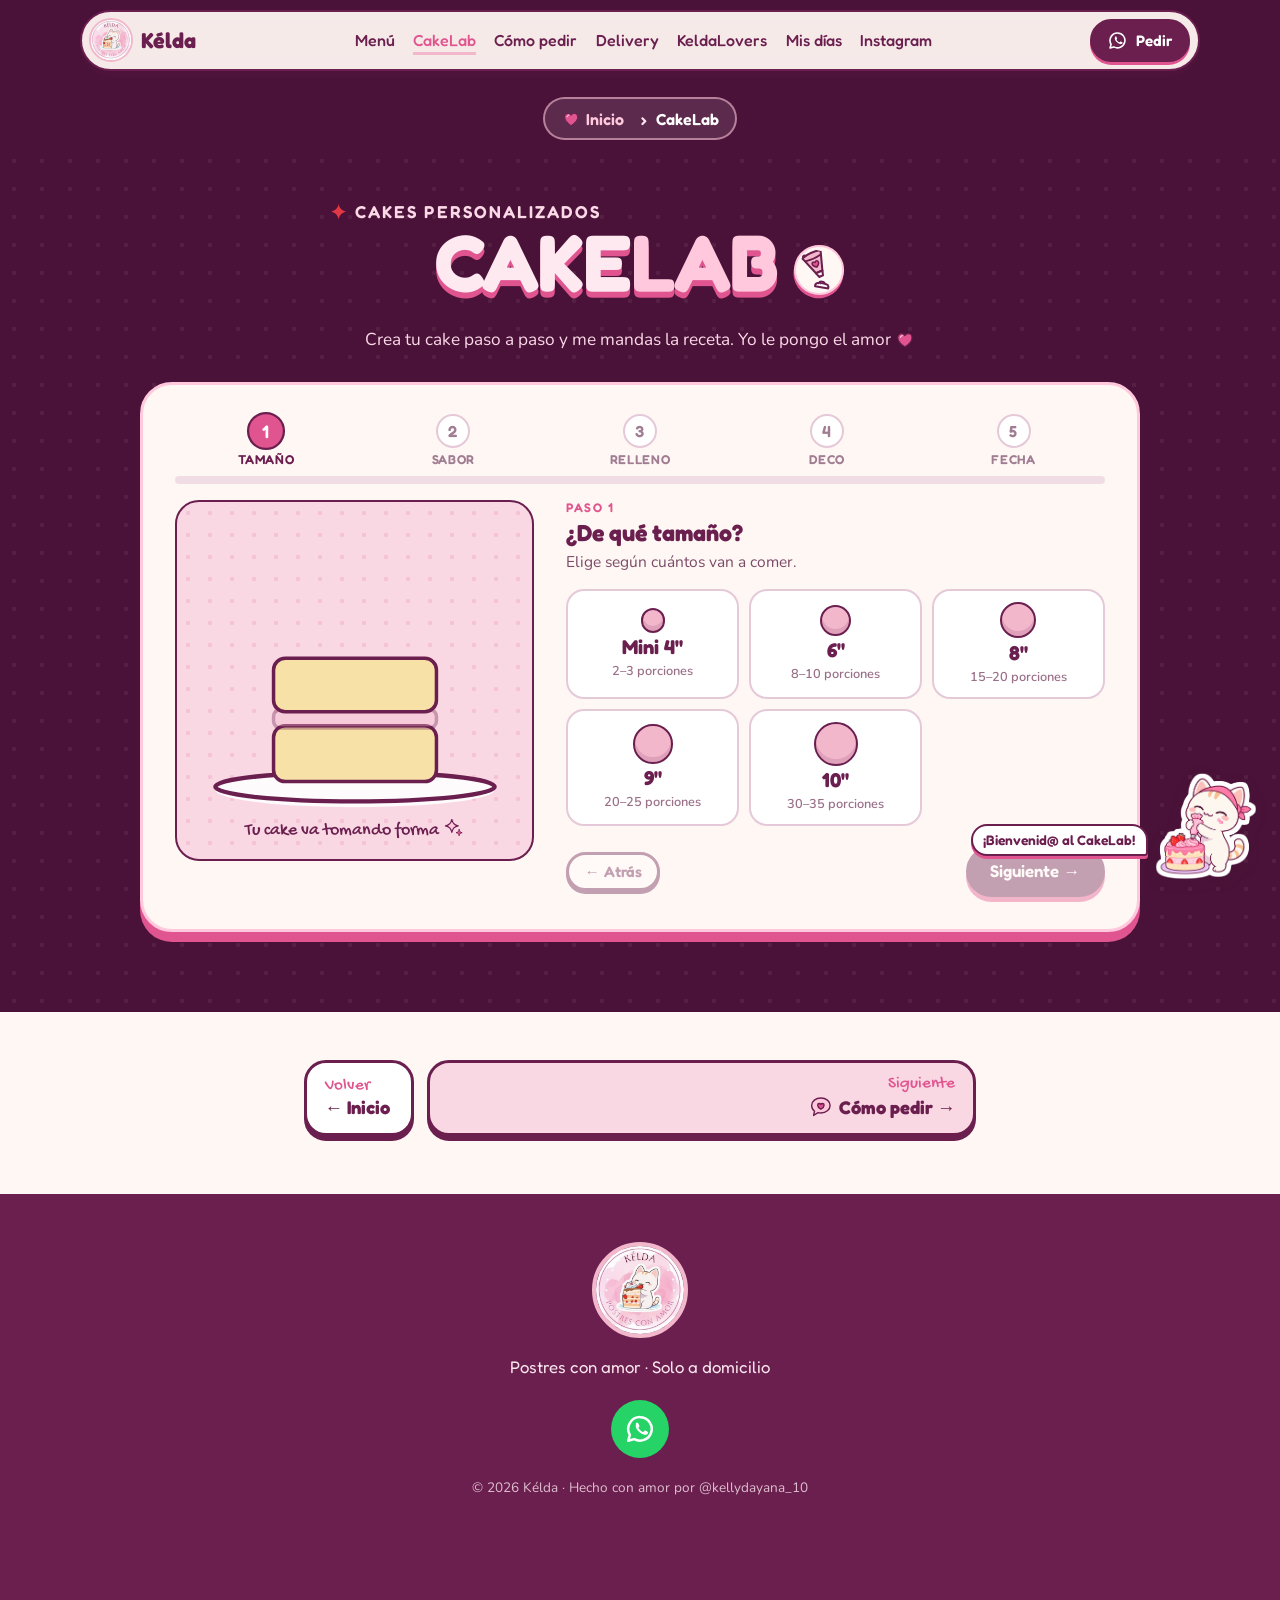
<file: cakelab.html>
<!doctype html>
<html lang="es">
<head>
<meta charset="utf-8">
<meta name="viewport" content="width=device-width, initial-scale=1">
<title>CakeLab · Arma tu cake · Kélda</title>
<meta name="description" content="Kélda, postrecitos con amor a domicilio · CakeLab: Arma tu cake paso a paso.">
<meta property="og:title" content="CakeLab · Arma tu cake · Kélda">
<meta property="og:description" content="Fresas con crema, mousses y cakes personalizados, directo a tu puerta en Chicago y alrededores.">
<meta property="og:image" content="og.jpg">
<meta name="theme-color" content="#4A1238">
<link rel="icon" href="img/logo.jpg">
<link rel="preload" href="fonts/Fredoka-400-700.woff2" as="font" type="font/woff2" crossorigin>
<link rel="stylesheet" href="styles.css?v=5">
</head>
<body class="page-sub" data-page="cakelab">
<svg width="0" height="0" style="position:absolute" aria-hidden="true">
  <symbol id="sparkle" viewBox="0 0 40 40"><path d="M20 2c1.6 9.5 5.5 14.6 17 18-11.5 3.4-15.4 8.5-17 18-1.6-9.5-5.5-14.6-17-18C14.5 16.6 18.4 11.5 20 2Z" fill="currentColor"/></symbol>
  <symbol id="heart" viewBox="0 0 40 36"><path d="M20 34S3 23.5 3 12.3C3 6.6 7.2 3 11.8 3c3.6 0 6.4 2 8.2 5 1.8-3 4.6-5 8.2-5C32.8 3 37 6.6 37 12.3 37 23.5 20 34 20 34Z" fill="none" stroke="currentColor" stroke-width="3" stroke-linejoin="round"/></symbol>
  <symbol id="heartfill" viewBox="0 0 40 36"><path d="M20 34S3 23.5 3 12.3C3 6.6 7.2 3 11.8 3c3.6 0 6.4 2 8.2 5 1.8-3 4.6-5 8.2-5C32.8 3 37 6.6 37 12.3 37 23.5 20 34 20 34Z" fill="currentColor"/></symbol>
  <symbol id="wa" viewBox="0 0 24 24"><path d="M12 2.5a9.4 9.4 0 0 0-8.1 14.2L2.6 21.4l4.8-1.3A9.4 9.4 0 1 0 12 2.5Z" fill="none" stroke="currentColor" stroke-width="2" stroke-linejoin="round"/><path d="M8.6 7.6c.3-.6.6-.6.9-.6h.6c.2 0 .4.1.6.5l.8 1.9c.1.3 0 .5-.1.7l-.5.6c-.1.2-.2.4 0 .6.4.7 1 1.4 1.6 1.9.7.6 1.4.9 1.8 1.1.2.1.4.1.6-.1l.7-.8c.2-.2.4-.3.7-.2l1.8.9c.3.1.4.3.4.5 0 .5-.2 1.2-.8 1.6-.6.4-1.4.6-2.4.3-1.1-.3-2.6-1-3.9-2.2-1.4-1.3-2.4-2.8-2.7-3.8-.3-1-.1-2.1.3-2.9Z" fill="currentColor"/></symbol>
  <symbol id="car" viewBox="0 0 48 32"><path d="M6 22v-6l5-8c.8-1.2 2-2 3.5-2h17c1.5 0 2.7.8 3.5 2l5 8v6" fill="none" stroke="currentColor" stroke-width="3" stroke-linejoin="round"/><path d="M3 22h42v4H3z" fill="currentColor"/><circle cx="13" cy="26" r="4.5" fill="#fff" stroke="currentColor" stroke-width="3"/><circle cx="35" cy="26" r="4.5" fill="#fff" stroke="currentColor" stroke-width="3"/><path d="M14 15l3-5h14l3 5z" fill="currentColor" opacity=".25"/></symbol>
  <symbol id="arrow" viewBox="0 0 24 24"><path d="M5 12h13M13 6l6 6-6 6" fill="none" stroke="currentColor" stroke-width="2.8" stroke-linecap="round" stroke-linejoin="round"/></symbol>
  <symbol id="star4" viewBox="0 0 40 40"><path d="M20 0l4.5 15.5L40 20l-15.5 4.5L20 40l-4.5-15.5L0 20l15.5-4.5Z" fill="currentColor"/></symbol>
<symbol id="i-manga" viewBox="0 0 48 48"><g fill="none" stroke="#6B1F4F" stroke-width="2.6" stroke-linecap="round" stroke-linejoin="round"><g transform="translate(-3 -3) rotate(-34 24 24)">
<path d="M11.4 6.2c6.6-2.4 18.6-2.4 25.2 0L28.4 30.4h-8.8Z" fill="#F3B7CC"/>
<path d="M11 6.4c1.4-3 4-3.6 5.6-1.4M37 6.4c-1.4-3-4-3.6-5.6-1.4" stroke-width="2.2"/>
<path d="M13.4 11.2c7 1.4 14.2 1.4 21.2 0" stroke-width="2.2"/>
<path d="M19.6 30.4h8.8l-1.8 5.8h-5.2Z" fill="#FFF7F3"/>
<path d="M24 23.6s-4.2-2.5-4.2-5.1c0-1.4 1-2.3 2.2-2.3 1 0 1.6.6 2 1.3.4-.7 1-1.3 2-1.3 1.2 0 2.2.9 2.2 2.3 0 2.6-4.2 5.1-4.2 5.1Z" fill="#E0558F" stroke-width="1.8"/></g>
<path d="M22.6 45c-.8-3 1.4-4.8 4-4.6.4-3.2 6.6-3.6 7.8-.4 3-.4 5.4 1.4 5 5Z" fill="#fff"/>
<path d="M28.8 40.6c1.2-.8 2.6-.9 3.8-.4" stroke-width="1.8"/></g></symbol><symbol id="i-paleta" viewBox="0 0 48 48"><g fill="none" stroke="#6B1F4F" stroke-width="2.6" stroke-linecap="round" stroke-linejoin="round"><path d="M6.8 39.6l8.8-8.8c1.4-1.4 3.5-1.4 4.6-.3s1.1 3.2-.3 4.6l-8.8 8.8c-1.4 1.4-3.4 1.5-4.6.3s-1.1-3.2.3-4.6Z" fill="#E0558F"/>
<path d="M19.4 29.8l3.6-1.4 15.2-15.3c2.4-2.4 6.2-.6 5 2.6L28.6 30.8l-3.4 1.4" fill="#FFF7F3"/>
<path d="M33.8 17.4c2.2-.6 3.4.6 3 2.6-2.6 2.8-5.4 5.5-7.6 7.3-1.6.4-2.6-.8-1.8-2.4Z" fill="#F3B7CC" stroke-width="2"/>
<path d="M10 37.2l2.6 2.6" stroke-width="2"/></g></symbol><symbol id="i-vasito" viewBox="0 0 48 48"><g fill="none" stroke="#6B1F4F" stroke-width="2.6" stroke-linecap="round" stroke-linejoin="round"><path d="M12.6 19.4h22.8l-3 22.4c-.2 1.4-1.4 2.4-2.8 2.4H18.4c-1.4 0-2.6-1-2.8-2.4Z" fill="#fff"/>
<path d="M13.4 25.4c3.6 1.6 6.8-1.2 10.6.2s7.4 1.2 10.6-.4" stroke-width="2.2"/>
<path d="M14.6 33.4c3.4 1.4 6.4-1 9.4.2s6.6 1.2 9.4-.2" stroke-width="2.2"/>
<path d="M13.2 27.4l1.4 6 3.4-.6 6-.6 6.2.6 3.4-.4 1-5.2-3.8-.8c-3.4.8-5.2.2-7.4-.6-2.6-.4-5.2 1.6-8 .6Z" fill="#F3B7CC" stroke="none"/>
<path d="M11 19.4c0-6 5.6-9.6 13-9.6s13 3.6 13 9.6Z" fill="#FFF7F3"/>
<path d="M18.4 14.8c2-1.8 5.4-2.4 8.2-1.4"/>
<path d="M29.4 11.6l6.6-7.2" stroke-width="3.2"/>
<circle cx="21.2" cy="7.6" r="3" fill="#E23744"/></g></symbol><symbol id="i-mousse" viewBox="0 0 48 48"><g fill="none" stroke="#6B1F4F" stroke-width="2.6" stroke-linecap="round" stroke-linejoin="round"><path d="M8 27.4h32l-2.6 12.4c-.4 1.8-2 3-3.8 3H14.4c-1.8 0-3.4-1.2-3.8-3Z" fill="#F3B7CC"/>
<path d="M14.4 31v7.6M20.8 31v8M27.2 31v8M33.6 31v7.6" stroke-width="2"/>
<path d="M10.6 27.4c0-9.6 6-15 13.4-15s13.4 5.4 13.4 15Z" fill="#FFE7A3"/>
<path d="M17.4 18.8c1.8-1.8 4-2.6 6.6-2.6" stroke-width="2.2"/>
<path d="M26.4 12.6c.2-2.6 2-4.6 4.6-5.2-.2 2.8-2 4.8-4.6 5.2Z" fill="#7BC79A" stroke-width="2"/></g></symbol><symbol id="i-cupcake" viewBox="0 0 48 48"><g fill="none" stroke="#6B1F4F" stroke-width="2.6" stroke-linecap="round" stroke-linejoin="round"><path d="M12.6 27h22.8l-3 14.6c-.2 1.2-1.2 2-2.4 2H18c-1.2 0-2.2-.8-2.4-2Z" fill="#CDE7F5"/>
<path d="M19 27.6l1.2 15.6M24 27.6v15.6M29 27.6l-1.2 15.6" stroke-width="2"/>
<path d="M10.6 27.2c-2.4-.6-2.6-4.6.4-5.6-1.2-3.6 2-6.4 5.4-5.4.4-3.6 4.4-5.4 7.6-3.6 3.4-1.8 7.6 0 7.6 3.6 3.4-1 6.6 1.8 5.4 5.4 3 1 2.8 5 .4 5.6Z" fill="#FFC8DC"/>
<path d="M15.6 21.8c2.6.8 5 .4 7-1M26.2 18.6c2.4 1.2 5 1.2 6.8.2" stroke-width="2"/>
<path d="M24 11.4s-3.6-2-3.6-4.3c0-1.2.9-2 1.9-2 .8 0 1.4.5 1.7 1.1.3-.6.9-1.1 1.7-1.1 1 0 1.9.8 1.9 2 0 2.3-3.6 4.3-3.6 4.3Z" fill="#E23744" stroke-width="1.8"/></g></symbol><symbol id="i-cake" viewBox="0 0 48 48"><g fill="none" stroke="#6B1F4F" stroke-width="2.6" stroke-linecap="round" stroke-linejoin="round"><ellipse cx="24" cy="42" rx="18" ry="3.2" fill="#fff"/>
<path d="M9.6 24.4h28.8v15.2c0 1.2-1 2.2-2.2 2.2H11.8c-1.2 0-2.2-1-2.2-2.2Z" fill="#FFF7F3"/>
<path d="M9.6 32.4h28.8" stroke-width="2.2"/>
<path d="M9.6 24.4c0-3.2 2-4.8 5-4.8h18.8c3 0 5 1.6 5 4.8v3.2c0 1.8-2.4 1.8-2.6 0-.4-2-2.8-2-3 .2-.2 3.2-3.8 3.2-4 0-.2-2.2-2.8-2.2-3.2 0-.4 2.4-3.6 2.4-4 0-.4-2.2-2.8-2.2-3.2.2-.2 2-3 2-3.2-.4-.2-1.8-2.6-1.8-3 0-.4 1.4-2.2 1.4-2.6 0Z" fill="#F3B7CC"/>
<path d="M24 19.6v-7" stroke-width="3"/>
<path d="M24 4.6c1.8 2 2.4 3.6 1.4 5-.8 1-2 1-2.8 0-1-1.4-.4-3 1.4-5Z" fill="#FFE7A3" stroke-width="2"/></g></symbol><symbol id="i-carta" viewBox="0 0 48 48"><g fill="none" stroke="#6B1F4F" stroke-width="2.6" stroke-linecap="round" stroke-linejoin="round"><rect x="6.4" y="12.6" width="35.2" height="25" rx="4" fill="#fff"/>
<path d="M7.6 14.6 24 27.2l16.4-12.6" />
<path d="M7.8 36.2l11.4-11M40.2 36.2 28.8 25.2" stroke-width="2"/>
<path d="M24 34.4s-4.6-2.8-4.6-5.6c0-1.6 1.1-2.5 2.4-2.5 1 0 1.8.6 2.2 1.4.4-.8 1.2-1.4 2.2-1.4 1.3 0 2.4.9 2.4 2.5 0 2.8-4.6 5.6-4.6 5.6Z" fill="#E0558F" stroke-width="2"/></g></symbol><symbol id="i-chat" viewBox="0 0 48 48"><g fill="none" stroke="#6B1F4F" stroke-width="2.6" stroke-linecap="round" stroke-linejoin="round"><path d="M24 7.4c9.6 0 17.2 6.2 17.2 14s-7.6 14-17.2 14c-1.8 0-3.6-.2-5.2-.6L10.4 40l1.8-7.8C8.8 29.6 6.8 25.8 6.8 21.4c0-7.8 7.6-14 17.2-14Z" fill="#FFC8DC"/>
<path d="M24 28.4s-6-3.6-6-7.4c0-2 1.5-3.3 3.1-3.3 1.4 0 2.4.8 2.9 1.9.5-1.1 1.5-1.9 2.9-1.9 1.6 0 3.1 1.3 3.1 3.3 0 3.8-6 7.4-6 7.4Z" fill="#E0558F"/></g></symbol><symbol id="i-batidor" viewBox="0 0 48 48"><g fill="none" stroke="#6B1F4F" stroke-width="2.6" stroke-linecap="round" stroke-linejoin="round"><path d="M10.4 41.8l9-9" stroke-width="4.4"/>
<path d="M20.2 31.4c-4-6.6-2.4-18.4 6.6-23.6 6.8-3.8 14.6 4 10.8 10.8-5.2 9-17 10.6-23.6 6.6Z" fill="#FFF7F3"/>
<path d="M20.4 31.2c.6-7.2 4.4-14.8 11.8-20.2M20.8 31.4c6-1.4 12.6-5 17-12.4M20.4 31c2.4-8 9-15.6 15.8-18.6" stroke-width="2"/></g></symbol><symbol id="i-caja" viewBox="0 0 48 48"><g fill="none" stroke="#6B1F4F" stroke-width="2.6" stroke-linecap="round" stroke-linejoin="round"><path d="M7.6 19.6h32.8v19.6c0 1.6-1.2 2.8-2.8 2.8H10.4c-1.6 0-2.8-1.2-2.8-2.8Z" fill="#F3B7CC"/>
<path d="M5.6 14.4c0-1.2 1-2.2 2.2-2.2h32.4c1.2 0 2.2 1 2.2 2.2v5.2H5.6Z" fill="#FFF7F3"/>
<path d="M17.6 12.2c0-4.4 2.8-7 6.4-7s6.4 2.6 6.4 7" stroke-width="2.4"/>
<rect x="13.4" y="24.2" width="21.2" height="13" rx="3" fill="#fff"/>
<path d="M17.4 37.2v-4.4c0-1.4 1.2-2.6 2.6-2.6h8c1.4 0 2.6 1.2 2.6 2.6v4.4" fill="#FFF7F3" stroke-width="2"/>
<path d="M17.2 31.6c0-3 3-5 6.8-5s6.8 2 6.8 5" fill="#FFC8DC" stroke-width="2"/>
<circle cx="24" cy="25" r="1.8" fill="#E23744" stroke-width="1.4"/>
<path d="M36.6 40.2s-3.4-2-3.4-4.1c0-1.1.8-1.8 1.7-1.8.8 0 1.4.5 1.7 1.1.3-.6.9-1.1 1.7-1.1.9 0 1.7.7 1.7 1.8 0 2.1-3.4 4.1-3.4 4.1Z" fill="#E0558F" stroke-width="1.6"/></g></symbol><symbol id="i-pin" viewBox="0 0 48 48"><g fill="none" stroke="#6B1F4F" stroke-width="2.6" stroke-linecap="round" stroke-linejoin="round"><path d="M24 44s-13.2-12.4-13.2-23.2C10.8 13.2 16.6 7 24 7s13.2 6.2 13.2 13.8C37.2 31.6 24 44 24 44Z" fill="#E0558F"/>
<path d="M24 26.6s-5.4-3.2-5.4-6.6c0-1.8 1.4-3 2.8-3 1.2 0 2.2.7 2.6 1.7.4-1 1.4-1.7 2.6-1.7 1.4 0 2.8 1.2 2.8 3 0 3.4-5.4 6.6-5.4 6.6Z" fill="#fff" stroke-width="2"/></g></symbol><symbol id="i-cal" viewBox="0 0 48 48"><g fill="none" stroke="#6B1F4F" stroke-width="2.6" stroke-linecap="round" stroke-linejoin="round"><rect x="7.4" y="10.4" width="33.2" height="30.4" rx="5" fill="#fff"/>
<path d="M7.4 15.4c0-2.8 2.2-5 5-5h23.2c2.8 0 5 2.2 5 5v3.4H7.4Z" fill="#F3B7CC"/>
<path d="M16 6.6v7M32 6.6v7" stroke-width="3"/>
<path d="M24 35.4s-5.6-3.4-5.6-6.8c0-1.8 1.4-3.1 2.9-3.1 1.3 0 2.2.8 2.7 1.8.5-1 1.4-1.8 2.7-1.8 1.5 0 2.9 1.3 2.9 3.1 0 3.4-5.6 6.8-5.6 6.8Z" fill="#E0558F" stroke-width="2"/></g></symbol><symbol id="i-slice" viewBox="0 0 48 48"><g fill="none" stroke="#6B1F4F" stroke-width="2.6" stroke-linecap="round" stroke-linejoin="round"><path d="M24 43.2S5.6 31.6 5.6 18.6C5.6 12 10.4 7.8 15.8 7.8c3.8 0 6.6 2 8.2 5 1.6-3 4.4-5 8.2-5 5.4 0 10.2 4.2 10.2 10.8 0 13-18.4 24.6-18.4 24.6Z" fill="#F3B7CC"/>
<path d="M6.4 22.2c5.4 1.4 9.4 1.2 13-.4 3.2-1.4 6.2-1.4 9.4 0 3.8 1.6 8 1.8 12.8.4" stroke-width="2.2"/>
<path d="M6.6 14.6c3.4-5 9.6-4.6 13 .6 1.8 2.8 3.8 3.4 4.4 3.4s2.6-.6 4.4-3.4c3.4-5.2 9.6-5.6 13-.6" fill="#fff" stroke="none"/>
<path d="M24 43.2S5.6 31.6 5.6 18.6C5.6 12 10.4 7.8 15.8 7.8c3.8 0 6.6 2 8.2 5 1.6-3 4.4-5 8.2-5 5.4 0 10.2 4.2 10.2 10.8 0 13-18.4 24.6-18.4 24.6Z"/>
<circle cx="24" cy="10.6" r="3.4" fill="#E23744"/></g></symbol><symbol id="i-play" viewBox="0 0 48 48"><g fill="none" stroke="#6B1F4F" stroke-width="2.6" stroke-linecap="round" stroke-linejoin="round"><circle cx="24" cy="23" r="17" fill="#E0558F"/>
<path d="M19.6 15.2c0-1.4 1.4-2.2 2.6-1.4l10 6.6c1 .8 1 2.4 0 3.2l-10 6.6c-1.2.8-2.6 0-2.6-1.4Z" fill="#fff"/>
<path d="M14 36.4c0 2.4.6 4.8 2.4 4.8s2.2-2.2 2.2-3.6M29.6 39.4c0 1.8.8 3.6 2.2 3.6s2-1.6 2-3.2" fill="#E0558F"/></g></symbol><symbol id="i-chispa" viewBox="0 0 48 48"><g fill="none" stroke="#6B1F4F" stroke-width="2.6" stroke-linecap="round" stroke-linejoin="round"><path d="M20 5.6c1.6 9.2 5 13.2 14.6 14.6C25 21.6 21.6 25.6 20 34.8 18.4 25.6 15 21.6 5.4 20.2 15 18.8 18.4 14.8 20 5.6Z" fill="#FFC8DC"/>
<path d="M36.6 28.6c.8 4.4 2.4 6.2 6.8 7-4.4.8-6 2.6-6.8 7-.8-4.4-2.4-6.2-6.8-7 4.4-.8 6-2.6 6.8-7Z" fill="#E0558F" stroke-width="2"/></g></symbol><symbol id="i-cuchara" viewBox="0 0 48 48"><g fill="none" stroke="#6B1F4F" stroke-width="2.6" stroke-linecap="round" stroke-linejoin="round"><path d="M27.6 22.6 41.2 38c1.2 1.4 1 3.2-.2 4.2s-3 .8-4-.6L24.6 25.2" fill="#E0558F"/>
<ellipse cx="18.4" cy="16.6" rx="10.4" ry="8.4" transform="rotate(42 18.4 16.6)" fill="#fff"/>
<path d="M11.4 17.6c1.6-4.6 5.6-7.4 9.6-6.6" stroke-width="2.2"/>
<path d="M33 9.4s-3-1.8-3-3.6c0-1 .7-1.6 1.5-1.6.7 0 1.2.4 1.5 1 .3-.6.8-1 1.5-1 .8 0 1.5.6 1.5 1.6 0 1.8-3 3.6-3 3.6ZM41 18.2s-2.4-1.4-2.4-2.9c0-.8.6-1.3 1.2-1.3.5 0 1 .3 1.2.8.2-.5.7-.8 1.2-.8.6 0 1.2.5 1.2 1.3 0 1.5-2.4 2.9-2.4 2.9Z" fill="#E0558F" stroke-width="1.6"/></g></symbol><symbol id="i-heart" viewBox="0 0 48 48"><g fill="none" stroke="#6B1F4F" stroke-width="2.6" stroke-linecap="round" stroke-linejoin="round"><path d="M24 40.6S7 30 7 18.6C7 12.8 11.2 9 16 9c3.6 0 6.4 2 8 5 1.6-3 4.4-5 8-5 4.8 0 9 3.8 9 9.6C41 30 24 40.6 24 40.6Z" fill="#E0558F"/>
<path d="M13.4 17.6c.4-2.4 2-3.8 4-4" stroke="#fff" stroke-width="2.4"/></g></symbol><symbol id="i-web" viewBox="0 0 48 48"><g fill="none" stroke="#6B1F4F" stroke-width="2.6" stroke-linecap="round" stroke-linejoin="round"><circle cx="24" cy="24" r="18" fill="#E23744"/>
<path d="M24 6v36M6 24h36M11.3 11.3l25.4 25.4M36.7 11.3 11.3 36.7" stroke="#fff" stroke-width="1.6"/>
<path d="M24 14.6l6.6 2.8 2.8 6.6-2.8 6.6-6.6 2.8-6.6-2.8-2.8-6.6 2.8-6.6ZM24 20l2.8 1.2L28 24l-1.2 2.8L24 28l-2.8-1.2L20 24l1.2-2.8Z" stroke="#fff" stroke-width="1.6"/>
<circle cx="24" cy="24" r="18"/></g></symbol><symbol id="i-bow" viewBox="0 0 48 48"><g fill="none" stroke="#6B1F4F" stroke-width="2.6" stroke-linecap="round" stroke-linejoin="round"><path d="M24 23.4C17 11.6 5.6 11.8 6 21.4c.4 8.6 11.6 8.6 18 2ZM24 23.4c7-11.8 18.4-11.6 18 -2-.4 8.6-11.6 8.6-18 2Z" fill="#E23744"/>
<path d="M21.6 26l-5.2 13.6 4.6-1.6 1.8 4 1.2-14M26.4 26l5.2 13.6-4.6-1.6-1.8 4-1.2-14" fill="#E23744"/>
<circle cx="24" cy="23.4" r="4.4" fill="#C21F33"/></g></symbol><symbol id="i-bear" viewBox="0 0 48 48"><g fill="none" stroke="#6B1F4F" stroke-width="2.6" stroke-linecap="round" stroke-linejoin="round"><circle cx="13" cy="13.4" r="6" fill="#C99A6E"/><circle cx="35" cy="13.4" r="6" fill="#C99A6E"/>
<circle cx="13" cy="13.4" r="2.4" fill="#FFC8DC" stroke="none"/><circle cx="35" cy="13.4" r="2.4" fill="#FFC8DC" stroke="none"/>
<circle cx="24" cy="26" r="15.4" fill="#C99A6E"/>
<ellipse cx="24" cy="31.4" rx="7.2" ry="5.6" fill="#F3E1CC"/>
<circle cx="18" cy="23.4" r="1.8" fill="#6B1F4F" stroke="none"/><circle cx="30" cy="23.4" r="1.8" fill="#6B1F4F" stroke="none"/>
<path d="M24 29.2c-1.4 0-2.4.6-2.4 1.2s1.4 1.6 2.4 1.6 2.4-1 2.4-1.6-1-1.2-2.4-1.2Z" fill="#6B1F4F" stroke-width="1.4"/>
<path d="M21.6 34.2c1.4 1.2 3.4 1.2 4.8 0" stroke-width="1.8"/></g></symbol><symbol id="i-velita" viewBox="0 0 48 48"><g fill="none" stroke="#6B1F4F" stroke-width="2.6" stroke-linecap="round" stroke-linejoin="round"><path d="M10 30.4h28v8.8c0 1.4-1.2 2.6-2.6 2.6H12.6c-1.4 0-2.6-1.2-2.6-2.6Z" fill="#E7D2F0"/>
<path d="M10 30.4c0-2 1.4-3.2 3.4-3.2h21.2c2 0 3.4 1.2 3.4 3.2v1.4c0 1.4-2.2 1.4-2.4 0-.4-1.6-2.6-1.6-2.8 0-.2 2.4-3.6 2.4-3.8 0-.2-1.6-2.6-1.6-3 0-.4 1.8-3.4 1.8-3.8 0-.2-1.6-2.6-1.6-3 0-.2 1.4-2.2 1.4-2.4 0Z" fill="#fff"/>
<rect x="15" y="15.2" width="4.4" height="12" rx="1.6" fill="#CDE7F5"/><rect x="21.8" y="13.2" width="4.4" height="14" rx="1.6" fill="#FFC8DC"/><rect x="28.6" y="15.2" width="4.4" height="12" rx="1.6" fill="#FFE7A3"/>
<path d="M17.2 8.4c1.4 1.6 1.8 2.8 1 3.8-.6.8-1.6.8-2.2 0-.6-1 0-2.2 1.2-3.8ZM24 6.2c1.4 1.6 1.8 2.8 1 3.8-.6.8-1.6.8-2.2 0-.6-1 0-2.2 1.2-3.8ZM30.8 8.4c1.4 1.6 1.8 2.8 1 3.8-.6.8-1.6.8-2.2 0-.6-1 0-2.2 1.2-3.8Z" fill="#F5A623" stroke-width="1.6"/></g></symbol><symbol id="i-flor" viewBox="0 0 48 48"><g fill="none" stroke="#6B1F4F" stroke-width="2.6" stroke-linecap="round" stroke-linejoin="round"><g fill="#FFC8DC"><circle cx="24" cy="12.6" r="7"/><circle cx="34.8" cy="20.4" r="7"/><circle cx="30.6" cy="33" r="7"/><circle cx="17.4" cy="33" r="7"/><circle cx="13.2" cy="20.4" r="7"/></g>
<circle cx="24" cy="23.6" r="6" fill="#FFE7A3"/>
<path d="M20.4 22.4c.6-1.4 1.8-2.2 3.2-2.2" stroke-width="1.8"/></g></symbol><symbol id="i-drip" viewBox="0 0 48 48"><g fill="none" stroke="#6B1F4F" stroke-width="2.6" stroke-linecap="round" stroke-linejoin="round"><path d="M9.6 18.4h28.8v20.6c0 1.4-1.2 2.6-2.6 2.6H12.2c-1.4 0-2.6-1.2-2.6-2.6Z" fill="#fff"/>
<path d="M9.6 18.4c0-3 2-4.6 4.8-4.6h19.2c2.8 0 4.8 1.6 4.8 4.6v4.4c0 2-2.6 2-2.8 0v-.4c0-1.6-2.8-1.6-2.8 0v5c0 2.4-3.6 2.4-3.6 0v-3c0-1.6-2.8-1.6-2.8 0v1c0 2.2-3.4 2.2-3.4 0v-2.6c0-1.6-2.8-1.6-2.8 0v6.6c0 2.6-3.8 2.6-3.8 0Z" fill="#E7B98A"/>
<circle cx="24" cy="10" r="3" fill="#fff"/></g></symbol><symbol id="i-nota" viewBox="0 0 48 48"><g fill="none" stroke="#6B1F4F" stroke-width="2.6" stroke-linecap="round" stroke-linejoin="round"><path d="M11.4 8.4h18.4l7.6 7.6v21.8c0 1.6-1.2 2.8-2.8 2.8H11.4c-1.6 0-2.8-1.2-2.8-2.8v-26.6c0-1.6 1.2-2.8 2.8-2.8Z" fill="#fff"/>
<path d="M29.8 8.4v5c0 1.4 1.2 2.6 2.6 2.6h5" fill="#F3B7CC"/>
<path d="M14.4 21.6h14.8M14.4 27.2h9.6" stroke-width="2.2"/>
<path d="M27.8 36.2s-4-2.4-4-4.8c0-1.4 1-2.2 2-2.2.9 0 1.6.5 2 1.2.4-.7 1.1-1.2 2-1.2 1 0 2 .8 2 2.2 0 2.4-4 4.8-4 4.8Z" fill="#E0558F" stroke-width="1.8"/></g></symbol></svg>

<a class="skip" href="#main">Saltar al contenido</a>

<header class="nav" id="top">
  <a class="nav__brand" href="index.html" data-sec="top" aria-label="Kélda, inicio">
    <img src="img/logo.jpg" alt="" width="44" height="44">
    <span>Kélda</span>
  </a>
  <nav class="nav__main" aria-label="Páginas">
    <ul class="nav__links">
      <li><a href="menu.html" data-sec="menu">Menú</a></li><li><a href="cakelab.html" data-sec="cakelab" aria-current="page">CakeLab</a></li><li><a href="como-pedir.html" data-sec="como-pedir">Cómo pedir</a></li><li><a href="delivery.html" data-sec="delivery">Delivery</a></li><li><a href="keldalovers.html" data-sec="keldalovers">KeldaLovers</a></li><li><a href="mis-dias.html" data-sec="mis-dias">Mis días</a></li><li><a href="instagram.html" data-sec="instagram">Instagram</a></li>
    </ul>
  </nav>
  <div class="nav__end">
    <a class="btn btn--sm btn--plum" href="https://wa.me/18157636521?text=%C2%A1Hola%20K%C3%A9lda%21%20Vi%20tu%20p%C3%A1gina%20y%20quiero%20pedir%20unos%20postrecitos.%20%C2%BFMe%20ayudas%3F" data-placeholder="whatsapp"><svg aria-hidden="true"><use href="#wa"/></svg><span>Pedir</span></a>
    <button class="nav__toggle" type="button" aria-expanded="false" aria-controls="nav-panel" aria-label="Abrir el menú de secciones"><span class="burger" aria-hidden="true"><i></i><i></i><i></i></span></button>
  </div>
  <nav class="nav__panel" id="nav-panel" aria-label="Todas las secciones" hidden>
    <p>¿A dónde vamos?</p>
    <ul><li><a href="index.html" data-sec="top"><svg class="ic" aria-hidden="true"><use href="#i-heart"/></svg>Inicio</a></li><li><a href="menu.html" data-sec="menu"><svg class="ic" aria-hidden="true"><use href="#i-vasito"/></svg>Menú</a></li><li><a href="cakelab.html" data-sec="cakelab" aria-current="page"><svg class="ic" aria-hidden="true"><use href="#i-manga"/></svg>CakeLab</a></li><li><a href="como-pedir.html" data-sec="como-pedir"><svg class="ic" aria-hidden="true"><use href="#i-chat"/></svg>Cómo pedir</a></li><li><a href="delivery.html" data-sec="delivery"><svg class="ic" aria-hidden="true"><use href="#i-caja"/></svg>Delivery</a></li><li><a href="keldalovers.html" data-sec="keldalovers"><svg class="ic" aria-hidden="true"><use href="#i-slice"/></svg>KeldaLovers</a></li><li><a href="mis-dias.html" data-sec="mis-dias"><svg class="ic" aria-hidden="true"><use href="#i-play"/></svg>Mis días</a></li><li><a href="instagram.html" data-sec="instagram"><svg class="ic" aria-hidden="true"><use href="#i-chispa"/></svg>Instagram</a></li></ul>
  </nav>
</header>

<main id="main">
<div class="phero">
  <nav class="crumbs" aria-label="Estás aquí"><a href="index.html" data-sec="top"><svg class="ic" aria-hidden="true"><use href="#i-heart"/></svg>Inicio</a><span aria-hidden="true">›</span><span aria-current="page">CakeLab</span></nav>
  <div class="hero__drip" aria-hidden="true"></div>
</div>
<section class="lab" id="cakelab" aria-labelledby="lab-title">
  <div class="lab__head">
    <p class="kicker kicker--light"><svg class="ico" aria-hidden="true"><use href="#sparkle"/></svg>Cakes personalizados</p>
    <h2 id="lab-title">Cake<span>Lab</span> <span class="lab__flask" aria-hidden="true"><svg class="ic" aria-hidden="true"><use href="#i-manga"/></svg></span></h2>
    <p>Crea tu cake paso a paso y me mandas la receta. Yo le pongo el amor <svg class="ic" aria-hidden="true"><use href="#i-heart"/></svg></p>
  </div>

  <div class="lab__box">
    <ol class="lab__progress" aria-label="Pasos">
      <li class="is-on"><span>1</span><em>Tamaño</em></li>
      <li><span>2</span><em>Sabor</em></li>
      <li><span>3</span><em>Relleno</em></li>
      <li><span>4</span><em>Deco</em></li>
      <li><span>5</span><em>Fecha</em></li>
    </ol>
    <div class="lab__bar"><i style="width:0%"></i></div>

    <div class="lab__grid">
      <div class="lab__preview" aria-hidden="true">
        <svg viewBox="0 0 220 200" class="cakeviz" data-theme="none">
          <defs>
            <pattern id="marble" width="40" height="40" patternUnits="userSpaceOnUse"><rect width="40" height="40" fill="#F7E1A6"/><path d="M0 26C10 16 18 34 28 22S40 14 40 14V40H0Z" fill="#7B4A33" opacity=".85"/></pattern>
            <clipPath id="cv-clip"><rect x="38" y="64" width="144" height="114" rx="12"/></clipPath>
            <symbol id="cv-bow" viewBox="0 0 22 16"><path d="M11 8C7 1 1 1 1 6.5S7 14 11 8ZM11 8c4-7 10-7 10-1.5S15 14 11 8Z" fill="#E23744" stroke="#6B1F4F" stroke-width="1.3" stroke-linejoin="round"/><path d="M10 9l-3 6.5M12 9l3 6.5" stroke="#E23744" stroke-width="2.4" stroke-linecap="round"/><circle cx="11" cy="8" r="2.6" fill="#C21F33" stroke="#6B1F4F" stroke-width="1.2"/></symbol>
          </defs>
          <ellipse cx="110" cy="182" rx="96" ry="12" fill="#fff" opacity=".9"/>
          <ellipse cx="110" cy="180" rx="96" ry="10" fill="none" stroke="#6B1F4F" stroke-width="3"/>
          <g class="cv-cake" style="transform-origin:110px 178px">
            <rect class="cv-sponge" x="40" y="128" width="140" height="48" rx="10" fill="#F7E1A6" stroke="#6B1F4F" stroke-width="3"/>
            <rect class="cv-fill" x="40" y="114" width="140" height="16" rx="6" fill="#F3B7CC" stroke="#6B1F4F" stroke-width="3" opacity=".35"/>
            <rect class="cv-sponge" x="40" y="70" width="140" height="46" rx="10" fill="#F7E1A6" stroke="#6B1F4F" stroke-width="3"/>
            <g class="cv-coat">
              <rect class="cv-coatbg" x="38" y="64" width="144" height="114" rx="12" fill="#FFFDF8"/>
              <g clip-path="url(#cv-clip)">
                <g class="th th-cumple"><rect x="38" y="82" width="144" height="19" fill="#FFC8DC"/><rect x="38" y="101" width="144" height="19" fill="#FFE7A3"/><rect x="38" y="120" width="144" height="19" fill="#C8F0D8"/><rect x="38" y="139" width="144" height="19" fill="#CDE7F5"/><rect x="38" y="158" width="144" height="19" fill="#E7D2F0"/></g>
                <g class="th th-spiderman" fill="none" stroke="#1B1020" stroke-width="1.3" stroke-opacity=".55"><line x1="110" y1="122" x2="260.0" y2="122.0"/><line x1="110" y1="122" x2="239.9" y2="197.0"/><line x1="110" y1="122" x2="185.0" y2="251.9"/><line x1="110" y1="122" x2="110.0" y2="272.0"/><line x1="110" y1="122" x2="35.0" y2="251.9"/><line x1="110" y1="122" x2="-19.9" y2="197.0"/><line x1="110" y1="122" x2="-40.0" y2="122.0"/><line x1="110" y1="122" x2="-19.9" y2="47.0"/><line x1="110" y1="122" x2="35.0" y2="-7.9"/><line x1="110" y1="122" x2="110.0" y2="-28.0"/><line x1="110" y1="122" x2="185.0" y2="-7.9"/><line x1="110" y1="122" x2="239.9" y2="47.0"/><path d="M126.0 122.0 Q122.7 125.4 123.9 130.0 Q119.3 131.3 118.0 135.9 Q113.4 134.7 110.0 138.0 Q106.6 134.7 102.0 135.9 Q100.7 131.3 96.1 130.0 Q97.3 125.4 94.0 122.0 Q97.3 118.6 96.1 114.0 Q100.7 112.7 102.0 108.1 Q106.6 109.3 110.0 106.0 Q113.4 109.3 118.0 108.1 Q119.3 112.7 123.9 114.0 Q122.7 118.6 126.0 122.0"/><path d="M142.0 122.0 Q135.3 128.8 137.7 138.0 Q128.6 140.6 126.0 149.7 Q116.8 147.3 110.0 154.0 Q103.2 147.3 94.0 149.7 Q91.4 140.6 82.3 138.0 Q84.7 128.8 78.0 122.0 Q84.7 115.2 82.3 106.0 Q91.4 103.4 94.0 94.3 Q103.2 96.7 110.0 90.0 Q116.8 96.7 126.0 94.3 Q128.6 103.4 137.7 106.0 Q135.3 115.2 142.0 122.0"/><path d="M160.0 122.0 Q149.6 132.6 153.3 147.0 Q139.0 151.0 135.0 165.3 Q120.6 161.6 110.0 172.0 Q99.4 161.6 85.0 165.3 Q81.0 151.0 66.7 147.0 Q70.4 132.6 60.0 122.0 Q70.4 111.4 66.7 97.0 Q81.0 93.0 85.0 78.7 Q99.4 82.4 110.0 72.0 Q120.6 82.4 135.0 78.7 Q139.0 93.0 153.3 97.0 Q149.6 111.4 160.0 122.0"/><path d="M180.0 122.0 Q165.4 136.9 170.6 157.0 Q150.6 162.6 145.0 182.6 Q124.9 177.4 110.0 192.0 Q95.1 177.4 75.0 182.6 Q69.4 162.6 49.4 157.0 Q54.6 136.9 40.0 122.0 Q54.6 107.1 49.4 87.0 Q69.4 81.4 75.0 61.4 Q95.1 66.6 110.0 52.0 Q124.9 66.6 145.0 61.4 Q150.6 81.4 170.6 87.0 Q165.4 107.1 180.0 122.0"/><path d="M202.0 122.0 Q182.9 141.5 189.7 168.0 Q163.3 175.3 156.0 201.7 Q129.5 194.9 110.0 214.0 Q90.5 194.9 64.0 201.7 Q56.7 175.3 30.3 168.0 Q37.1 141.5 18.0 122.0 Q37.1 102.5 30.3 76.0 Q56.7 68.7 64.0 42.3 Q90.5 49.1 110.0 30.0 Q129.5 49.1 156.0 42.3 Q163.3 68.7 189.7 76.0 Q182.9 102.5 202.0 122.0"/></g>
                <g class="th th-spiderman"><rect x="38" y="158" width="144" height="20" fill="#1F55C8"/><path d="M38 158h144" stroke="#6B1F4F" stroke-width="2"/></g>
                <g class="th th-ositos"><circle cx="50" cy="104" r="3.2" fill="#9CCBEB"/><circle cx="50" cy="136" r="3.2" fill="#9CCBEB"/><circle cx="50" cy="166" r="3.2" fill="#9CCBEB"/><circle cx="70" cy="104" r="3.2" fill="#9CCBEB"/><circle cx="70" cy="136" r="3.2" fill="#9CCBEB"/><circle cx="70" cy="166" r="3.2" fill="#9CCBEB"/><circle cx="90" cy="104" r="3.2" fill="#9CCBEB"/><circle cx="90" cy="136" r="3.2" fill="#9CCBEB"/><circle cx="90" cy="166" r="3.2" fill="#9CCBEB"/><circle cx="110" cy="104" r="3.2" fill="#9CCBEB"/><circle cx="110" cy="136" r="3.2" fill="#9CCBEB"/><circle cx="110" cy="166" r="3.2" fill="#9CCBEB"/><circle cx="130" cy="104" r="3.2" fill="#9CCBEB"/><circle cx="130" cy="136" r="3.2" fill="#9CCBEB"/><circle cx="130" cy="166" r="3.2" fill="#9CCBEB"/><circle cx="150" cy="104" r="3.2" fill="#9CCBEB"/><circle cx="150" cy="136" r="3.2" fill="#9CCBEB"/><circle cx="150" cy="166" r="3.2" fill="#9CCBEB"/><circle cx="170" cy="104" r="3.2" fill="#9CCBEB"/><circle cx="170" cy="136" r="3.2" fill="#9CCBEB"/><circle cx="170" cy="166" r="3.2" fill="#9CCBEB"/><circle cx="60" cy="120" r="3.2" fill="#9CCBEB"/><circle cx="60" cy="152" r="3.2" fill="#9CCBEB"/><circle cx="80" cy="120" r="3.2" fill="#9CCBEB"/><circle cx="80" cy="152" r="3.2" fill="#9CCBEB"/><circle cx="100" cy="120" r="3.2" fill="#9CCBEB"/><circle cx="100" cy="152" r="3.2" fill="#9CCBEB"/><circle cx="120" cy="120" r="3.2" fill="#9CCBEB"/><circle cx="120" cy="152" r="3.2" fill="#9CCBEB"/><circle cx="140" cy="120" r="3.2" fill="#9CCBEB"/><circle cx="140" cy="152" r="3.2" fill="#9CCBEB"/><circle cx="160" cy="120" r="3.2" fill="#9CCBEB"/><circle cx="160" cy="152" r="3.2" fill="#9CCBEB"/></g>
                <g class="th th-cumple"><rect x="52" y="96" width="7" height="2.6" rx="1.3" fill="#E0558F" transform="rotate(30 55 97)"/><rect x="78" y="108" width="7" height="2.6" rx="1.3" fill="#5BB6E8" transform="rotate(-20 81 109)"/><rect x="104" y="98" width="7" height="2.6" rx="1.3" fill="#F5C342" transform="rotate(60 107 99)"/><rect x="132" y="110" width="7" height="2.6" rx="1.3" fill="#7BC79A" transform="rotate(10 135 111)"/><rect x="158" y="100" width="7" height="2.6" rx="1.3" fill="#B98AE0" transform="rotate(-40 161 101)"/><rect x="60" y="132" width="7" height="2.6" rx="1.3" fill="#F5C342" transform="rotate(-30 63 133)"/><rect x="92" y="140" width="7" height="2.6" rx="1.3" fill="#E0558F" transform="rotate(50 95 141)"/><rect x="122" y="128" width="7" height="2.6" rx="1.3" fill="#B98AE0" transform="rotate(15 125 129)"/><rect x="150" y="144" width="7" height="2.6" rx="1.3" fill="#5BB6E8" transform="rotate(-60 153 145)"/><rect x="70" y="160" width="7" height="2.6" rx="1.3" fill="#7BC79A" transform="rotate(20 73 161)"/><rect x="140" y="164" width="7" height="2.6" rx="1.3" fill="#E0558F" transform="rotate(-10 143 165)"/><rect x="166" y="126" width="7" height="2.6" rx="1.3" fill="#F5C342" transform="rotate(40 169 127)"/><rect x="48" y="150" width="7" height="2.6" rx="1.3" fill="#5BB6E8" transform="rotate(70 51 151)"/><rect x="112" y="158" width="7" height="2.6" rx="1.3" fill="#F5C342" transform="rotate(-35 115 159)"/></g>
              </g>
              <rect x="38" y="64" width="144" height="114" rx="12" fill="none" stroke="#6B1F4F" stroke-width="3"/>
              <g class="th th-spiderman"><g transform="translate(110 124)"><ellipse rx="5" ry="7" fill="#1B1020"/><circle cy="-8" r="3.6" fill="#1B1020"/><path d="M-4 -4l-10-8-3 -8M4 -4l10-8 3-8M-5 0l-13 0-4 5M5 0l13 0 4 5M-4 4l-10 8-2 8M4 4l10 8 2 8" stroke="#1B1020" stroke-width="2.4" fill="none" stroke-linecap="round" stroke-linejoin="round"/></g></g>
              <g class="th th-vintage"><path d="M41 92q23 22 46 0" fill="none" stroke="#E23744" stroke-width="3.2" stroke-linecap="round"/><path d="M47 92q17 14 34 0" fill="none" stroke="#fff" stroke-width="2" stroke-dasharray="1 4" stroke-linecap="round"/><path d="M87 92q23 22 46 0" fill="none" stroke="#E23744" stroke-width="3.2" stroke-linecap="round"/><path d="M93 92q17 14 34 0" fill="none" stroke="#fff" stroke-width="2" stroke-dasharray="1 4" stroke-linecap="round"/><path d="M133 92q23 22 46 0" fill="none" stroke="#E23744" stroke-width="3.2" stroke-linecap="round"/><path d="M139 92q17 14 34 0" fill="none" stroke="#fff" stroke-width="2" stroke-dasharray="1 4" stroke-linecap="round"/><use href="#cv-bow" x="30" y="84" width="22" height="16"/><use href="#cv-bow" x="76" y="84" width="22" height="16"/><use href="#cv-bow" x="122" y="84" width="22" height="16"/><use href="#cv-bow" x="168" y="84" width="22" height="16"/><circle cx="44" cy="174" r="5" fill="#fff" stroke="#6B1F4F" stroke-width="1.6"/><circle cx="53" cy="174" r="5" fill="#fff" stroke="#6B1F4F" stroke-width="1.6"/><circle cx="62" cy="174" r="5" fill="#fff" stroke="#6B1F4F" stroke-width="1.6"/><circle cx="71" cy="174" r="5" fill="#fff" stroke="#6B1F4F" stroke-width="1.6"/><circle cx="80" cy="174" r="5" fill="#fff" stroke="#6B1F4F" stroke-width="1.6"/><circle cx="89" cy="174" r="5" fill="#fff" stroke="#6B1F4F" stroke-width="1.6"/><circle cx="98" cy="174" r="5" fill="#fff" stroke="#6B1F4F" stroke-width="1.6"/><circle cx="107" cy="174" r="5" fill="#fff" stroke="#6B1F4F" stroke-width="1.6"/><circle cx="116" cy="174" r="5" fill="#fff" stroke="#6B1F4F" stroke-width="1.6"/><circle cx="125" cy="174" r="5" fill="#fff" stroke="#6B1F4F" stroke-width="1.6"/><circle cx="134" cy="174" r="5" fill="#fff" stroke="#6B1F4F" stroke-width="1.6"/><circle cx="143" cy="174" r="5" fill="#fff" stroke="#6B1F4F" stroke-width="1.6"/><circle cx="152" cy="174" r="5" fill="#fff" stroke="#6B1F4F" stroke-width="1.6"/><circle cx="161" cy="174" r="5" fill="#fff" stroke="#6B1F4F" stroke-width="1.6"/><circle cx="170" cy="174" r="5" fill="#fff" stroke="#6B1F4F" stroke-width="1.6"/><circle cx="179" cy="174" r="5" fill="#fff" stroke="#6B1F4F" stroke-width="1.6"/></g>
              <g class="th th-ositos"><g transform="translate(110 140) scale(1.15)"><circle cx="-8" cy="-8" r="5" fill="#C99A6E" stroke="#6B1F4F" stroke-width="2"/><circle cx="8" cy="-8" r="5" fill="#C99A6E" stroke="#6B1F4F" stroke-width="2"/><circle r="11" fill="#C99A6E" stroke="#6B1F4F" stroke-width="2.4"/><ellipse cy="4" rx="5.5" ry="4" fill="#F3E1CC"/><circle cx="-4" cy="-2" r="1.5" fill="#3B1530"/><circle cx="4" cy="-2" r="1.5" fill="#3B1530"/><ellipse cy="2.6" rx="1.8" ry="1.3" fill="#3B1530"/></g></g>
              <g class="th th-flores"><circle cx="59.7" cy="161.8" r="4.7" fill="#fff" stroke="#6B1F4F" stroke-width="1.6"/><circle cx="54.1" cy="166.0" r="4.7" fill="#fff" stroke="#6B1F4F" stroke-width="1.6"/><circle cx="48.3" cy="161.9" r="4.7" fill="#fff" stroke="#6B1F4F" stroke-width="1.6"/><circle cx="50.4" cy="155.2" r="4.7" fill="#fff" stroke="#6B1F4F" stroke-width="1.6"/><circle cx="57.5" cy="155.1" r="4.7" fill="#fff" stroke="#6B1F4F" stroke-width="1.6"/><circle cx="54" cy="160" r="3.6" fill="#F5C342" stroke="#6B1F4F" stroke-width="1.6"/><circle cx="76.8" cy="167.5" r="3.9" fill="#FFC8DC" stroke="#6B1F4F" stroke-width="1.6"/><circle cx="72.1" cy="171.0" r="3.9" fill="#FFC8DC" stroke="#6B1F4F" stroke-width="1.6"/><circle cx="67.3" cy="167.6" r="3.9" fill="#FFC8DC" stroke="#6B1F4F" stroke-width="1.6"/><circle cx="69.0" cy="162.0" r="3.9" fill="#FFC8DC" stroke="#6B1F4F" stroke-width="1.6"/><circle cx="74.9" cy="161.9" r="3.9" fill="#FFC8DC" stroke="#6B1F4F" stroke-width="1.6"/><circle cx="72" cy="166" r="3.0" fill="#fff" stroke="#6B1F4F" stroke-width="1.6"/><circle cx="155.7" cy="163.8" r="4.7" fill="#fff" stroke="#6B1F4F" stroke-width="1.6"/><circle cx="150.1" cy="168.0" r="4.7" fill="#fff" stroke="#6B1F4F" stroke-width="1.6"/><circle cx="144.3" cy="163.9" r="4.7" fill="#fff" stroke="#6B1F4F" stroke-width="1.6"/><circle cx="146.4" cy="157.2" r="4.7" fill="#fff" stroke="#6B1F4F" stroke-width="1.6"/><circle cx="153.5" cy="157.1" r="4.7" fill="#fff" stroke="#6B1F4F" stroke-width="1.6"/><circle cx="150" cy="162" r="3.6" fill="#E0558F" stroke="#6B1F4F" stroke-width="1.6"/><circle cx="172.8" cy="153.5" r="3.9" fill="#FFC8DC" stroke="#6B1F4F" stroke-width="1.6"/><circle cx="168.1" cy="157.0" r="3.9" fill="#FFC8DC" stroke="#6B1F4F" stroke-width="1.6"/><circle cx="163.3" cy="153.6" r="3.9" fill="#FFC8DC" stroke="#6B1F4F" stroke-width="1.6"/><circle cx="165.0" cy="148.0" r="3.9" fill="#FFC8DC" stroke="#6B1F4F" stroke-width="1.6"/><circle cx="170.9" cy="147.9" r="3.9" fill="#FFC8DC" stroke="#6B1F4F" stroke-width="1.6"/><circle cx="168" cy="152" r="3.0" fill="#F5C342" stroke="#6B1F4F" stroke-width="1.6"/><circle cx="164.8" cy="121.5" r="3.9" fill="#fff" stroke="#6B1F4F" stroke-width="1.6"/><circle cx="160.1" cy="125.0" r="3.9" fill="#fff" stroke="#6B1F4F" stroke-width="1.6"/><circle cx="155.3" cy="121.6" r="3.9" fill="#fff" stroke="#6B1F4F" stroke-width="1.6"/><circle cx="157.0" cy="116.0" r="3.9" fill="#fff" stroke="#6B1F4F" stroke-width="1.6"/><circle cx="162.9" cy="115.9" r="3.9" fill="#fff" stroke="#6B1F4F" stroke-width="1.6"/><circle cx="160" cy="120" r="3.0" fill="#F5C342" stroke="#6B1F4F" stroke-width="1.6"/><circle cx="66.3" cy="131.3" r="3.5" fill="#FFC8DC" stroke="#6B1F4F" stroke-width="1.6"/><circle cx="62.1" cy="134.5" r="3.5" fill="#FFC8DC" stroke="#6B1F4F" stroke-width="1.6"/><circle cx="57.7" cy="131.5" r="3.5" fill="#FFC8DC" stroke="#6B1F4F" stroke-width="1.6"/><circle cx="59.3" cy="126.4" r="3.5" fill="#FFC8DC" stroke="#6B1F4F" stroke-width="1.6"/><circle cx="64.6" cy="126.3" r="3.5" fill="#FFC8DC" stroke="#6B1F4F" stroke-width="1.6"/><circle cx="62" cy="130" r="2.7" fill="#fff" stroke="#6B1F4F" stroke-width="1.6"/><path d="M80 160c6-4 10-2 12 2-6 2-10 2-12-2ZM140 168c-6-4-10-2-12 2 6 2 10 2 12-2Z" fill="#7BC79A" stroke="#6B1F4F" stroke-width="1.4"/></g>
            </g>
            <path class="cv-frost" d="M36 78c0-14 6-20 20-20h108c14 0 20 6 20 20v4c0 6-6 6-8 0-3-8-9-8-10 2-1 14-12 14-12 0 0-10-8-10-10-2-2 6-8 6-10 0-2-6-8-6-10 2-2 18-14 18-14 0 0-8-8-10-10-2-2 8-10 8-12 0-2-6-8-6-10 2-1 10-12 10-12-2 0-6-6-6-8 0-2 6-8 6-8 0Z" fill="#FFC8DC" stroke="#6B1F4F" stroke-width="3"/>
            <g class="cv-top th th-default">
              <path d="M96 58c0-12 8-20 14-26 6 6 14 14 14 26Z" fill="#fff" stroke="#6B1F4F" stroke-width="3"/>
              <circle cx="72" cy="56" r="9" fill="#E23744" stroke="#6B1F4F" stroke-width="3"/><path d="M68 47l4 4 4-4" stroke="#3E8A3A" stroke-width="3" fill="none"/>
              <circle cx="148" cy="56" r="9" fill="#E23744" stroke="#6B1F4F" stroke-width="3"/><path d="M144 47l4 4 4-4" stroke="#3E8A3A" stroke-width="3" fill="none"/>
            </g>
            <g class="th th-spiderman"><g transform="translate(110 40)"><path d="M0-19c12 0 18 9 18 18 0 12-9 19-18 19S-18 11-18-1c0-9 6-18 18-18Z" fill="#D6202A" stroke="#6B1F4F" stroke-width="3"/><path d="M0-19V20M-18 0h36M-13-13l26 26M13-13l-26 26" stroke="#1B1020" stroke-width="1" opacity=".55"/><path d="M-3 -1c-4-7-10-8-13-4 1 6 7 9 13 4ZM3-1c4-7 10-8 13-4-1 6-7 9-13 4Z" fill="#fff" stroke="#1B1020" stroke-width="2.4" stroke-linejoin="round"/></g></g>
            <g class="th th-vintage"><use href="#cv-bow" x="88" y="22" width="44" height="32"/><path d="M55 60c0-6 3-10 7-12 4 2 7 6 7 12Z" fill="#fff" stroke="#6B1F4F" stroke-width="2"/><path d="M79 60c0-6 3-10 7-12 4 2 7 6 7 12Z" fill="#fff" stroke="#6B1F4F" stroke-width="2"/><path d="M127 60c0-6 3-10 7-12 4 2 7 6 7 12Z" fill="#fff" stroke="#6B1F4F" stroke-width="2"/><path d="M151 60c0-6 3-10 7-12 4 2 7 6 7 12Z" fill="#fff" stroke="#6B1F4F" stroke-width="2"/><circle cx="74" cy="52" r="4.5" fill="#E23744" stroke="#6B1F4F" stroke-width="1.6"/><circle cx="146" cy="52" r="4.5" fill="#E23744" stroke="#6B1F4F" stroke-width="1.6"/></g>
            <g class="th th-ositos"><g transform="translate(78 50) scale(0.9)"><circle cx="-8" cy="-8" r="5" fill="#C99A6E" stroke="#6B1F4F" stroke-width="2"/><circle cx="8" cy="-8" r="5" fill="#C99A6E" stroke="#6B1F4F" stroke-width="2"/><circle r="11" fill="#C99A6E" stroke="#6B1F4F" stroke-width="2.4"/><ellipse cy="4" rx="5.5" ry="4" fill="#F3E1CC"/><circle cx="-4" cy="-2" r="1.5" fill="#3B1530"/><circle cx="4" cy="-2" r="1.5" fill="#3B1530"/><ellipse cy="2.6" rx="1.8" ry="1.3" fill="#3B1530"/></g><g transform="translate(142 50) scale(0.9)"><circle cx="-8" cy="-8" r="5" fill="#C99A6E" stroke="#6B1F4F" stroke-width="2"/><circle cx="8" cy="-8" r="5" fill="#C99A6E" stroke="#6B1F4F" stroke-width="2"/><circle r="11" fill="#C99A6E" stroke="#6B1F4F" stroke-width="2.4"/><ellipse cy="4" rx="5.5" ry="4" fill="#F3E1CC"/><circle cx="-4" cy="-2" r="1.5" fill="#3B1530"/><circle cx="4" cy="-2" r="1.5" fill="#3B1530"/><ellipse cy="2.6" rx="1.8" ry="1.3" fill="#3B1530"/></g><g transform="translate(110 38)"><circle cx="-11" cy="-11" r="6.5" fill="#B88A62" stroke="#6B1F4F" stroke-width="2.4"/><circle cx="11" cy="-11" r="6.5" fill="#B88A62" stroke="#6B1F4F" stroke-width="2.4"/><circle r="15" fill="#B88A62" stroke="#6B1F4F" stroke-width="2.6"/><ellipse cy="5" rx="7" ry="5.5" fill="#F3E1CC"/><circle cx="-5.5" cy="-3" r="2" fill="#3B1530"/><circle cx="5.5" cy="-3" r="2" fill="#3B1530"/><ellipse cy="3" rx="2.4" ry="1.8" fill="#3B1530"/><circle cx="-10" cy="3" r="2.6" fill="#F3B7CC" opacity=".8"/><circle cx="10" cy="3" r="2.6" fill="#F3B7CC" opacity=".8"/><path d="M-6 16h12l-6 7Z" fill="#9CCBEB" stroke="#6B1F4F" stroke-width="1.6"/></g></g>
            <g class="th th-cumple"><g class="cv-candle"><rect x="80" y="24" width="8" height="34" rx="2" fill="#CDE7F5" stroke="#6B1F4F" stroke-width="2"/><path d="M80 32l8-4M80 42l8-4M80 52l8-4" stroke="#fff" stroke-width="2"/><path class="cv-flame" d="M84 8c5 6 6 10 0 14-6-4-5-8 0-14Z" fill="#F5A623" stroke="#6B1F4F" stroke-width="1.6"/></g><g class="cv-candle"><rect x="106" y="24" width="8" height="34" rx="2" fill="#FFC8DC" stroke="#6B1F4F" stroke-width="2"/><path d="M106 32l8-4M106 42l8-4M106 52l8-4" stroke="#fff" stroke-width="2"/><path class="cv-flame" d="M110 8c5 6 6 10 0 14-6-4-5-8 0-14Z" fill="#F5A623" stroke="#6B1F4F" stroke-width="1.6"/></g><g class="cv-candle"><rect x="132" y="24" width="8" height="34" rx="2" fill="#E7D2F0" stroke="#6B1F4F" stroke-width="2"/><path d="M132 32l8-4M132 42l8-4M132 52l8-4" stroke="#fff" stroke-width="2"/><path class="cv-flame" d="M136 8c5 6 6 10 0 14-6-4-5-8 0-14Z" fill="#F5A623" stroke="#6B1F4F" stroke-width="1.6"/></g></g>
            <g class="th th-flores"><circle cx="90.7" cy="54.1" r="5.5" fill="#FFC8DC" stroke="#6B1F4F" stroke-width="1.6"/><circle cx="84.1" cy="59.0" r="5.5" fill="#FFC8DC" stroke="#6B1F4F" stroke-width="1.6"/><circle cx="77.4" cy="54.3" r="5.5" fill="#FFC8DC" stroke="#6B1F4F" stroke-width="1.6"/><circle cx="79.8" cy="46.4" r="5.5" fill="#FFC8DC" stroke="#6B1F4F" stroke-width="1.6"/><circle cx="88.0" cy="46.3" r="5.5" fill="#FFC8DC" stroke="#6B1F4F" stroke-width="1.6"/><circle cx="84" cy="52" r="4.2" fill="#F5C342" stroke="#6B1F4F" stroke-width="1.6"/><circle cx="118.6" cy="48.7" r="7.0" fill="#fff" stroke="#6B1F4F" stroke-width="1.6"/><circle cx="110.1" cy="55.0" r="7.0" fill="#fff" stroke="#6B1F4F" stroke-width="1.6"/><circle cx="101.5" cy="48.9" r="7.0" fill="#fff" stroke="#6B1F4F" stroke-width="1.6"/><circle cx="104.6" cy="38.8" r="7.0" fill="#fff" stroke="#6B1F4F" stroke-width="1.6"/><circle cx="115.2" cy="38.6" r="7.0" fill="#fff" stroke="#6B1F4F" stroke-width="1.6"/><circle cx="110" cy="46" r="5.4" fill="#E0558F" stroke="#6B1F4F" stroke-width="1.6"/><circle cx="142.7" cy="54.1" r="5.5" fill="#FFC8DC" stroke="#6B1F4F" stroke-width="1.6"/><circle cx="136.1" cy="59.0" r="5.5" fill="#FFC8DC" stroke="#6B1F4F" stroke-width="1.6"/><circle cx="129.4" cy="54.3" r="5.5" fill="#FFC8DC" stroke="#6B1F4F" stroke-width="1.6"/><circle cx="131.8" cy="46.4" r="5.5" fill="#FFC8DC" stroke="#6B1F4F" stroke-width="1.6"/><circle cx="140.0" cy="46.3" r="5.5" fill="#FFC8DC" stroke="#6B1F4F" stroke-width="1.6"/><circle cx="136" cy="52" r="4.2" fill="#F5C342" stroke="#6B1F4F" stroke-width="1.6"/><path d="M96 56c-6-2-9 1-10 4 5 1 8 0 10-4ZM124 56c6-2 9 1 10 4-5 1-8 0-10-4Z" fill="#7BC79A" stroke="#6B1F4F" stroke-width="1.4"/></g>
            <g class="th th-minimal"><path d="M86 60c0-5 3-9 6-11 3 2 6 6 6 11Z" fill="#fff" stroke="#6B1F4F" stroke-width="2"/><path d="M104 60c0-5 3-9 6-11 3 2 6 6 6 11Z" fill="#fff" stroke="#6B1F4F" stroke-width="2"/><path d="M122 60c0-5 3-9 6-11 3 2 6 6 6 11Z" fill="#fff" stroke="#6B1F4F" stroke-width="2"/><circle cx="110" cy="44" r="5" fill="#E23744" stroke="#6B1F4F" stroke-width="1.8"/></g>
          </g>
        </svg>
        <p class="cv-label">Tu cake va tomando forma <svg class="ic" aria-hidden="true"><use href="#i-chispa"/></svg></p>
      </div>

      <form class="lab__steps" novalidate>
        <fieldset class="step is-on" data-step="1">
          <legend><span class="step__n">Paso 1</span> ¿De qué tamaño?</legend>
          <p class="step__hint">Elige según cuántos van a comer.</p>
          <div class="opts opts--size"><label class="opt opt--size"><input type="radio" name="size" value="Mini 4&quot;" data-scale="0.62" data-por="2–3 porciones"><span class="opt__in"><i class="szdot" style="--s:0.55"></i><b>Mini 4"</b><small>2–3 porciones</small></span></label><label class="opt opt--size"><input type="radio" name="size" value="6&quot;" data-scale="0.74" data-por="8–10 porciones"><span class="opt__in"><i class="szdot" style="--s:0.7"></i><b>6"</b><small>8–10 porciones</small></span></label><label class="opt opt--size"><input type="radio" name="size" value="8&quot;" data-scale="0.84" data-por="15–20 porciones"><span class="opt__in"><i class="szdot" style="--s:0.82"></i><b>8"</b><small>15–20 porciones</small></span></label><label class="opt opt--size"><input type="radio" name="size" value="9&quot;" data-scale="0.92" data-por="20–25 porciones"><span class="opt__in"><i class="szdot" style="--s:0.9"></i><b>9"</b><small>20–25 porciones</small></span></label><label class="opt opt--size"><input type="radio" name="size" value="10&quot;" data-scale="1" data-por="30–35 porciones"><span class="opt__in"><i class="szdot" style="--s:1"></i><b>10"</b><small>30–35 porciones</small></span></label></div>
        </fieldset>

        <fieldset class="step" data-step="2" hidden>
          <legend><span class="step__n">Paso 2</span> Sabor del bizcocho</legend>
          <p class="step__hint">La base de todo.</p>
          <div class="opts"><label class="opt"><input type="radio" name="flavor" value="Vainilla" data-color="#F7E1A6"><span class="opt__in"><i class="sw" style="--c:#F7E1A6"></i>Vainilla</span></label><label class="opt"><input type="radio" name="flavor" value="Chocolate" data-color="#7B4A33"><span class="opt__in"><i class="sw" style="--c:#7B4A33"></i>Chocolate</span></label><label class="opt"><input type="radio" name="flavor" value="Marmoleada" data-color="marble"><span class="opt__in"><i class="sw sw--marble" style="--c:#F7E1A6"></i>Marmoleada</span></label><label class="opt"><input type="radio" name="flavor" value="Tres leches" data-color="#FCF1D8"><span class="opt__in"><i class="sw" style="--c:#FCF1D8"></i>Tres leches</span></label></div>
        </fieldset>

        <fieldset class="step" data-step="3" hidden>
          <legend><span class="step__n">Paso 3</span> ¿Con qué relleno?</legend>
          <p class="step__hint">Lo que va entre capa y capa.</p>
          <div class="opts"><label class="opt"><input type="radio" name="filling" value="Arequipe / dulce de leche" data-color="#C98A3E"><span class="opt__in"><i class="sw" style="--c:#C98A3E"></i>Arequipe / dulce de leche</span></label><label class="opt"><input type="radio" name="filling" value="Nutella" data-color="#5A3424"><span class="opt__in"><i class="sw" style="--c:#5A3424"></i>Nutella</span></label><label class="opt"><input type="radio" name="filling" value="Fresas" data-color="#E23744"><span class="opt__in"><i class="sw" style="--c:#E23744"></i>Fresas</span></label><label class="opt"><input type="radio" name="filling" value="Durazno" data-color="#F7A65A"><span class="opt__in"><i class="sw" style="--c:#F7A65A"></i>Durazno</span></label><label class="opt"><input type="radio" name="filling" value="Queso crema" data-color="#FFF4E6"><span class="opt__in"><i class="sw" style="--c:#FFF4E6"></i>Queso crema</span></label><label class="opt"><input type="radio" name="filling" value="Mousse de maracuyá" data-color="#F5C342"><span class="opt__in"><i class="sw" style="--c:#F5C342"></i>Mousse de maracuyá</span></label></div>
        </fieldset>

        <fieldset class="step" data-step="4" hidden>
          <legend><span class="step__n">Paso 4</span> Decoración o tema</legend>
          <p class="step__hint">Toca un tema y mira cómo cambia tu cake, o cuéntame tu idea.</p>
          <div class="ideas"><button type="button" class="idea" data-theme="spiderman" aria-pressed="false"><svg class="ic" aria-hidden="true"><use href="#i-web"/></svg>Spider-Man</button><button type="button" class="idea" data-theme="vintage" aria-pressed="false"><svg class="ic" aria-hidden="true"><use href="#i-bow"/></svg>Vintage corazón</button><button type="button" class="idea" data-theme="ositos" aria-pressed="false"><svg class="ic" aria-hidden="true"><use href="#i-bear"/></svg>Ositos baby shower</button><button type="button" class="idea" data-theme="cumple" aria-pressed="false"><svg class="ic" aria-hidden="true"><use href="#i-velita"/></svg>Cumple pastel</button><button type="button" class="idea" data-theme="flores" aria-pressed="false"><svg class="ic" aria-hidden="true"><use href="#i-flor"/></svg>Flores</button><button type="button" class="idea" data-theme="minimal" aria-pressed="false"><svg class="ic" aria-hidden="true"><use href="#i-drip"/></svg>Minimalista</button></div>
          <label class="field"><span>Tu idea</span><textarea name="deco" rows="3" maxlength="300" placeholder="Ej: tonos lila, con mariposas y su nombre en dorado"></textarea></label>
          <label class="field"><span>Mensaje en el cake <small>(opcional)</small></span><input name="msg" type="text" maxlength="40" placeholder="Ej: Feliz cumple Sofi"></label>
        </fieldset>

        <fieldset class="step" data-step="5" hidden>
          <legend><span class="step__n">Paso 5</span> ¿Qué día te lo llevo?</legend>
          <p class="step__hint">Entrego a domicilio los lunes y martes. Reserva con anticipación <svg class="ic" aria-hidden="true"><use href="#i-cal"/></svg></p>
          <div class="opts opts--dates" id="dates"></div>
        </fieldset>

        <div class="step step--done" data-step="6" hidden>
          <div class="done__art"><div class="done__cake" id="done-cake" aria-hidden="true"></div><img class="done__cat" src="img/gatito-manga.webp" alt="" width="900" height="900" loading="lazy"></div>
          <h3>¡Tu receta está lista! <svg class="ic" aria-hidden="true"><use href="#i-chispa"/></svg></h3>
          <dl class="summary" id="summary"></dl>
          <p class="step__hint">Mándamela y te confirmo disponibilidad y el total.</p>
          <div class="cta cta--stack">
            <a class="btn btn--plum" id="send-wa" href="https://wa.me/18157636521?text=%C2%A1Hola%20K%C3%A9lda%21%20Quiero%20armar%20un%20cake%20en%20el%20CakeLab.%20%C2%BFMe%20ayudas%20con%20esto%3F" data-placeholder="whatsapp" target="_blank" rel="noopener"><svg aria-hidden="true"><use href="#wa"/></svg>Enviar por WhatsApp</a>
            <a class="btn btn--white" id="send-ig" href="https://ig.me/m/kelda.postres" target="_blank" rel="noopener"><svg class="ic" aria-hidden="true"><use href="#i-carta"/></svg>Copiar y abrir DM</a>
          </div>
          <button type="button" class="linkbtn" id="restart">Empezar otro cake</button>
        </div>

        <div class="lab__nav">
          <button type="button" class="btn btn--ghost btn--sm" id="lab-back" disabled>← Atrás</button>
          <button type="button" class="btn btn--plum" id="lab-next" disabled>Siguiente →</button>
        </div>
      </form>
    </div>
  </div>
  <div class="toast" role="status" aria-live="polite"></div>
</section>
<nav class="pager" aria-label="Seguir explorando">
  <a class="pager__btn pager__home" href="index.html" data-sec="top"><small>Volver</small><b>← Inicio</b></a>
  <a class="pager__btn pager__next" href="como-pedir.html" data-sec="como-pedir"><small>Siguiente</small><b><svg class="ic" aria-hidden="true"><use href="#i-chat"/></svg>Cómo pedir →</b></a>
</nav>
</main>

<footer class="foot">
  <img src="img/logo.jpg" alt="Logo de Kélda, postres con amor" width="96" height="96" loading="lazy">
  <p class="foot__tag">Postres con amor · Solo a domicilio</p>
  <ul class="social" aria-label="Contacto">
    <li><a href="https://wa.me/18157636521?text=%C2%A1Hola%20K%C3%A9lda%21%20Vi%20tu%20p%C3%A1gina%20y%20quiero%20pedir%20unos%20postrecitos.%20%C2%BFMe%20ayudas%3F" data-placeholder="whatsapp" aria-label="WhatsApp"><svg><use href="#wa"/></svg></a></li>
  </ul>
  <p class="foot__small">© <span id="yr">2026</span> Kélda · Hecho con amor por @kellydayana_10</p>
</footer>

<div class="guide" id="guide">
  <nav class="guide__menu" id="guide-menu" aria-label="Ir a otra sección" hidden>
    <p>¿A dónde vamos?</p>
    <a href="index.html" data-sec="top"><svg class="ic" aria-hidden="true"><use href="#i-heart"/></svg>Inicio</a><a href="menu.html" data-sec="menu"><svg class="ic" aria-hidden="true"><use href="#i-vasito"/></svg>Menú</a><a href="cakelab.html" data-sec="cakelab" class="on" aria-current="page"><svg class="ic" aria-hidden="true"><use href="#i-manga"/></svg>CakeLab</a><a href="como-pedir.html" data-sec="como-pedir"><svg class="ic" aria-hidden="true"><use href="#i-chat"/></svg>Cómo pedir</a><a href="delivery.html" data-sec="delivery"><svg class="ic" aria-hidden="true"><use href="#i-caja"/></svg>Delivery</a><a href="keldalovers.html" data-sec="keldalovers"><svg class="ic" aria-hidden="true"><use href="#i-slice"/></svg>KeldaLovers</a><a href="mis-dias.html" data-sec="mis-dias"><svg class="ic" aria-hidden="true"><use href="#i-play"/></svg>Mis días</a><a href="instagram.html" data-sec="instagram"><svg class="ic" aria-hidden="true"><use href="#i-chispa"/></svg>Instagram</a>
  </nav>
  <p class="guide__bubble" aria-live="polite"></p>
  <button class="guide__cat" type="button" aria-expanded="false" aria-controls="guide-menu" aria-label="Gatito de Kélda: abrir el menú de secciones"><img src="img/gatito-manga.webp" alt="" width="900" height="900"></button>
</div>
<script src="script.js?v=5" defer></script>
</body>
</html>
</file>
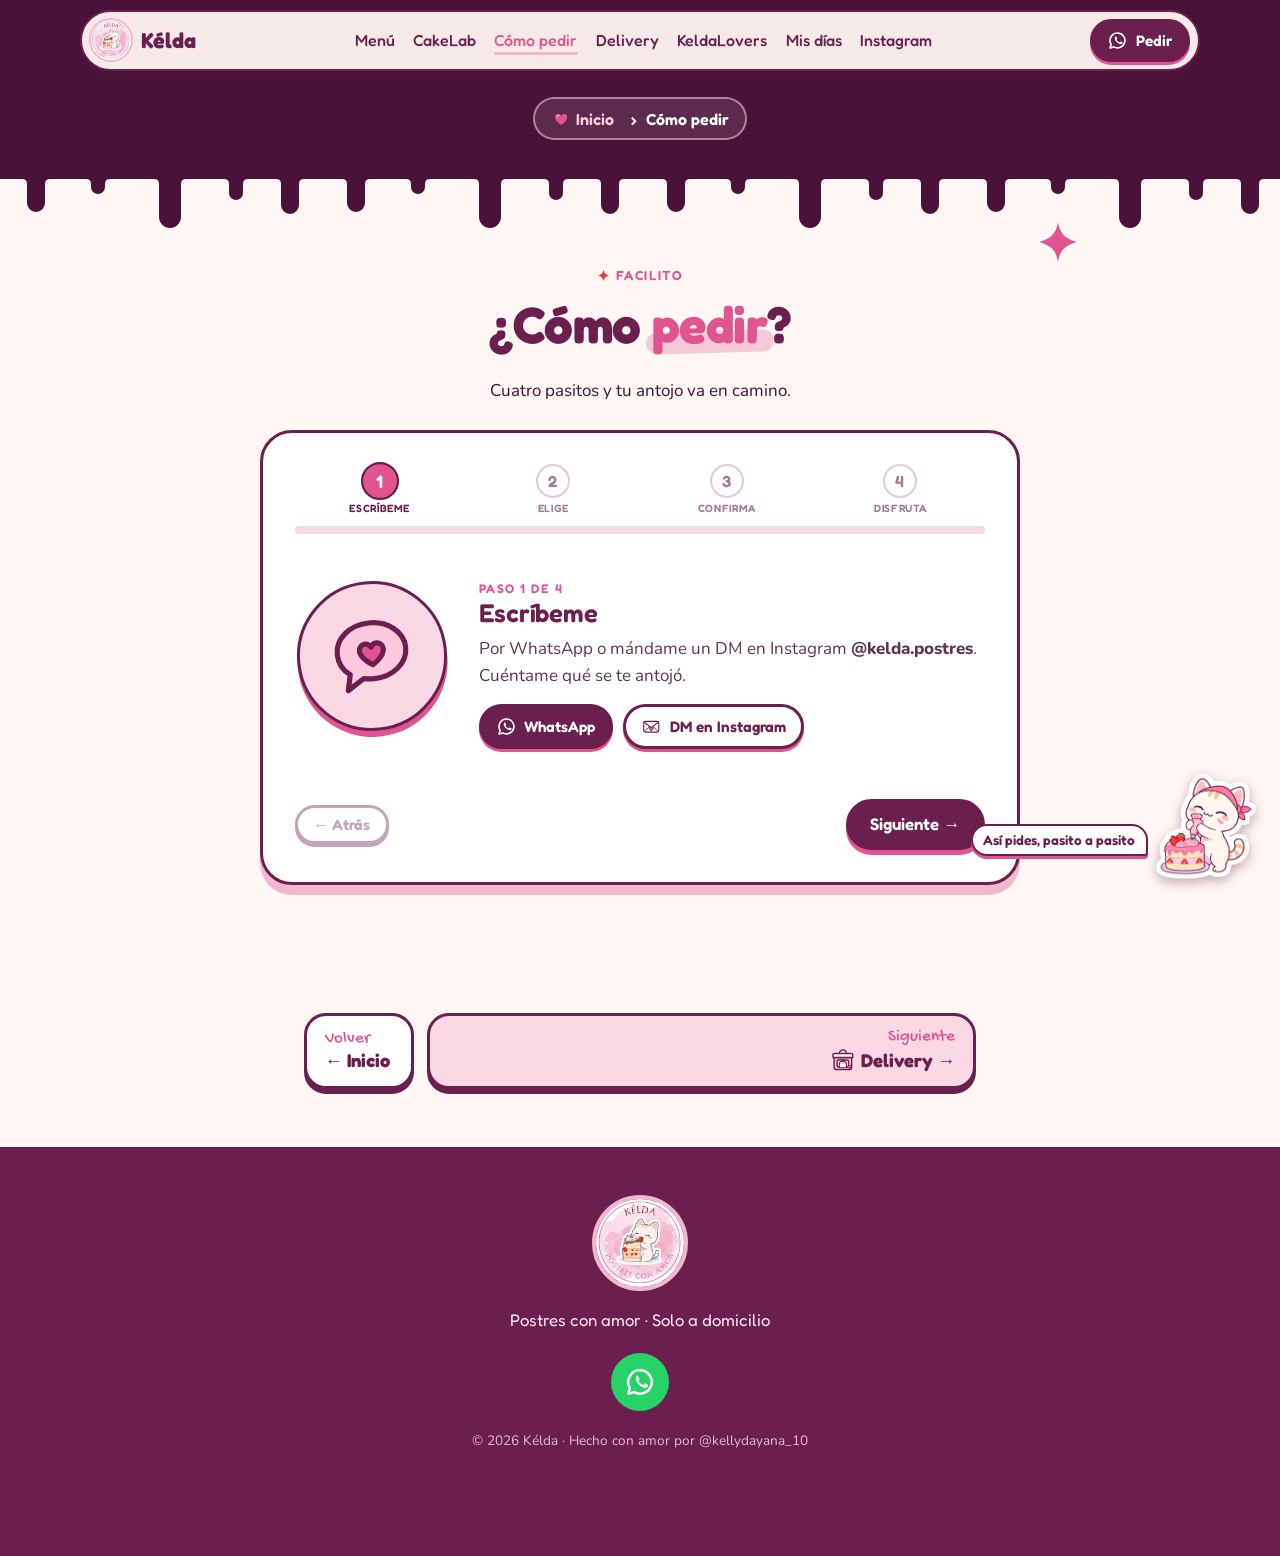
<file: como-pedir.html>
<!doctype html>
<html lang="es">
<head>
<meta charset="utf-8">
<meta name="viewport" content="width=device-width, initial-scale=1">
<title>Cómo pedir · Kélda</title>
<meta name="description" content="Kélda, postrecitos con amor a domicilio · Cómo pedir: Pasito a pasito.">
<meta property="og:title" content="Cómo pedir · Kélda">
<meta property="og:description" content="Fresas con crema, mousses y cakes personalizados, directo a tu puerta en Chicago y alrededores.">
<meta property="og:image" content="og.jpg">
<meta name="theme-color" content="#4A1238">
<link rel="icon" href="img/logo.jpg">
<link rel="preload" href="fonts/Fredoka-400-700.woff2" as="font" type="font/woff2" crossorigin>
<link rel="stylesheet" href="styles.css?v=5">
</head>
<body class="page-sub" data-page="como-pedir">
<svg width="0" height="0" style="position:absolute" aria-hidden="true">
  <symbol id="sparkle" viewBox="0 0 40 40"><path d="M20 2c1.6 9.5 5.5 14.6 17 18-11.5 3.4-15.4 8.5-17 18-1.6-9.5-5.5-14.6-17-18C14.5 16.6 18.4 11.5 20 2Z" fill="currentColor"/></symbol>
  <symbol id="heart" viewBox="0 0 40 36"><path d="M20 34S3 23.5 3 12.3C3 6.6 7.2 3 11.8 3c3.6 0 6.4 2 8.2 5 1.8-3 4.6-5 8.2-5C32.8 3 37 6.6 37 12.3 37 23.5 20 34 20 34Z" fill="none" stroke="currentColor" stroke-width="3" stroke-linejoin="round"/></symbol>
  <symbol id="heartfill" viewBox="0 0 40 36"><path d="M20 34S3 23.5 3 12.3C3 6.6 7.2 3 11.8 3c3.6 0 6.4 2 8.2 5 1.8-3 4.6-5 8.2-5C32.8 3 37 6.6 37 12.3 37 23.5 20 34 20 34Z" fill="currentColor"/></symbol>
  <symbol id="wa" viewBox="0 0 24 24"><path d="M12 2.5a9.4 9.4 0 0 0-8.1 14.2L2.6 21.4l4.8-1.3A9.4 9.4 0 1 0 12 2.5Z" fill="none" stroke="currentColor" stroke-width="2" stroke-linejoin="round"/><path d="M8.6 7.6c.3-.6.6-.6.9-.6h.6c.2 0 .4.1.6.5l.8 1.9c.1.3 0 .5-.1.7l-.5.6c-.1.2-.2.4 0 .6.4.7 1 1.4 1.6 1.9.7.6 1.4.9 1.8 1.1.2.1.4.1.6-.1l.7-.8c.2-.2.4-.3.7-.2l1.8.9c.3.1.4.3.4.5 0 .5-.2 1.2-.8 1.6-.6.4-1.4.6-2.4.3-1.1-.3-2.6-1-3.9-2.2-1.4-1.3-2.4-2.8-2.7-3.8-.3-1-.1-2.1.3-2.9Z" fill="currentColor"/></symbol>
  <symbol id="car" viewBox="0 0 48 32"><path d="M6 22v-6l5-8c.8-1.2 2-2 3.5-2h17c1.5 0 2.7.8 3.5 2l5 8v6" fill="none" stroke="currentColor" stroke-width="3" stroke-linejoin="round"/><path d="M3 22h42v4H3z" fill="currentColor"/><circle cx="13" cy="26" r="4.5" fill="#fff" stroke="currentColor" stroke-width="3"/><circle cx="35" cy="26" r="4.5" fill="#fff" stroke="currentColor" stroke-width="3"/><path d="M14 15l3-5h14l3 5z" fill="currentColor" opacity=".25"/></symbol>
  <symbol id="arrow" viewBox="0 0 24 24"><path d="M5 12h13M13 6l6 6-6 6" fill="none" stroke="currentColor" stroke-width="2.8" stroke-linecap="round" stroke-linejoin="round"/></symbol>
  <symbol id="star4" viewBox="0 0 40 40"><path d="M20 0l4.5 15.5L40 20l-15.5 4.5L20 40l-4.5-15.5L0 20l15.5-4.5Z" fill="currentColor"/></symbol>
<symbol id="i-manga" viewBox="0 0 48 48"><g fill="none" stroke="#6B1F4F" stroke-width="2.6" stroke-linecap="round" stroke-linejoin="round"><g transform="translate(-3 -3) rotate(-34 24 24)">
<path d="M11.4 6.2c6.6-2.4 18.6-2.4 25.2 0L28.4 30.4h-8.8Z" fill="#F3B7CC"/>
<path d="M11 6.4c1.4-3 4-3.6 5.6-1.4M37 6.4c-1.4-3-4-3.6-5.6-1.4" stroke-width="2.2"/>
<path d="M13.4 11.2c7 1.4 14.2 1.4 21.2 0" stroke-width="2.2"/>
<path d="M19.6 30.4h8.8l-1.8 5.8h-5.2Z" fill="#FFF7F3"/>
<path d="M24 23.6s-4.2-2.5-4.2-5.1c0-1.4 1-2.3 2.2-2.3 1 0 1.6.6 2 1.3.4-.7 1-1.3 2-1.3 1.2 0 2.2.9 2.2 2.3 0 2.6-4.2 5.1-4.2 5.1Z" fill="#E0558F" stroke-width="1.8"/></g>
<path d="M22.6 45c-.8-3 1.4-4.8 4-4.6.4-3.2 6.6-3.6 7.8-.4 3-.4 5.4 1.4 5 5Z" fill="#fff"/>
<path d="M28.8 40.6c1.2-.8 2.6-.9 3.8-.4" stroke-width="1.8"/></g></symbol><symbol id="i-paleta" viewBox="0 0 48 48"><g fill="none" stroke="#6B1F4F" stroke-width="2.6" stroke-linecap="round" stroke-linejoin="round"><path d="M6.8 39.6l8.8-8.8c1.4-1.4 3.5-1.4 4.6-.3s1.1 3.2-.3 4.6l-8.8 8.8c-1.4 1.4-3.4 1.5-4.6.3s-1.1-3.2.3-4.6Z" fill="#E0558F"/>
<path d="M19.4 29.8l3.6-1.4 15.2-15.3c2.4-2.4 6.2-.6 5 2.6L28.6 30.8l-3.4 1.4" fill="#FFF7F3"/>
<path d="M33.8 17.4c2.2-.6 3.4.6 3 2.6-2.6 2.8-5.4 5.5-7.6 7.3-1.6.4-2.6-.8-1.8-2.4Z" fill="#F3B7CC" stroke-width="2"/>
<path d="M10 37.2l2.6 2.6" stroke-width="2"/></g></symbol><symbol id="i-vasito" viewBox="0 0 48 48"><g fill="none" stroke="#6B1F4F" stroke-width="2.6" stroke-linecap="round" stroke-linejoin="round"><path d="M12.6 19.4h22.8l-3 22.4c-.2 1.4-1.4 2.4-2.8 2.4H18.4c-1.4 0-2.6-1-2.8-2.4Z" fill="#fff"/>
<path d="M13.4 25.4c3.6 1.6 6.8-1.2 10.6.2s7.4 1.2 10.6-.4" stroke-width="2.2"/>
<path d="M14.6 33.4c3.4 1.4 6.4-1 9.4.2s6.6 1.2 9.4-.2" stroke-width="2.2"/>
<path d="M13.2 27.4l1.4 6 3.4-.6 6-.6 6.2.6 3.4-.4 1-5.2-3.8-.8c-3.4.8-5.2.2-7.4-.6-2.6-.4-5.2 1.6-8 .6Z" fill="#F3B7CC" stroke="none"/>
<path d="M11 19.4c0-6 5.6-9.6 13-9.6s13 3.6 13 9.6Z" fill="#FFF7F3"/>
<path d="M18.4 14.8c2-1.8 5.4-2.4 8.2-1.4"/>
<path d="M29.4 11.6l6.6-7.2" stroke-width="3.2"/>
<circle cx="21.2" cy="7.6" r="3" fill="#E23744"/></g></symbol><symbol id="i-mousse" viewBox="0 0 48 48"><g fill="none" stroke="#6B1F4F" stroke-width="2.6" stroke-linecap="round" stroke-linejoin="round"><path d="M8 27.4h32l-2.6 12.4c-.4 1.8-2 3-3.8 3H14.4c-1.8 0-3.4-1.2-3.8-3Z" fill="#F3B7CC"/>
<path d="M14.4 31v7.6M20.8 31v8M27.2 31v8M33.6 31v7.6" stroke-width="2"/>
<path d="M10.6 27.4c0-9.6 6-15 13.4-15s13.4 5.4 13.4 15Z" fill="#FFE7A3"/>
<path d="M17.4 18.8c1.8-1.8 4-2.6 6.6-2.6" stroke-width="2.2"/>
<path d="M26.4 12.6c.2-2.6 2-4.6 4.6-5.2-.2 2.8-2 4.8-4.6 5.2Z" fill="#7BC79A" stroke-width="2"/></g></symbol><symbol id="i-cupcake" viewBox="0 0 48 48"><g fill="none" stroke="#6B1F4F" stroke-width="2.6" stroke-linecap="round" stroke-linejoin="round"><path d="M12.6 27h22.8l-3 14.6c-.2 1.2-1.2 2-2.4 2H18c-1.2 0-2.2-.8-2.4-2Z" fill="#CDE7F5"/>
<path d="M19 27.6l1.2 15.6M24 27.6v15.6M29 27.6l-1.2 15.6" stroke-width="2"/>
<path d="M10.6 27.2c-2.4-.6-2.6-4.6.4-5.6-1.2-3.6 2-6.4 5.4-5.4.4-3.6 4.4-5.4 7.6-3.6 3.4-1.8 7.6 0 7.6 3.6 3.4-1 6.6 1.8 5.4 5.4 3 1 2.8 5 .4 5.6Z" fill="#FFC8DC"/>
<path d="M15.6 21.8c2.6.8 5 .4 7-1M26.2 18.6c2.4 1.2 5 1.2 6.8.2" stroke-width="2"/>
<path d="M24 11.4s-3.6-2-3.6-4.3c0-1.2.9-2 1.9-2 .8 0 1.4.5 1.7 1.1.3-.6.9-1.1 1.7-1.1 1 0 1.9.8 1.9 2 0 2.3-3.6 4.3-3.6 4.3Z" fill="#E23744" stroke-width="1.8"/></g></symbol><symbol id="i-cake" viewBox="0 0 48 48"><g fill="none" stroke="#6B1F4F" stroke-width="2.6" stroke-linecap="round" stroke-linejoin="round"><ellipse cx="24" cy="42" rx="18" ry="3.2" fill="#fff"/>
<path d="M9.6 24.4h28.8v15.2c0 1.2-1 2.2-2.2 2.2H11.8c-1.2 0-2.2-1-2.2-2.2Z" fill="#FFF7F3"/>
<path d="M9.6 32.4h28.8" stroke-width="2.2"/>
<path d="M9.6 24.4c0-3.2 2-4.8 5-4.8h18.8c3 0 5 1.6 5 4.8v3.2c0 1.8-2.4 1.8-2.6 0-.4-2-2.8-2-3 .2-.2 3.2-3.8 3.2-4 0-.2-2.2-2.8-2.2-3.2 0-.4 2.4-3.6 2.4-4 0-.4-2.2-2.8-2.2-3.2.2-.2 2-3 2-3.2-.4-.2-1.8-2.6-1.8-3 0-.4 1.4-2.2 1.4-2.6 0Z" fill="#F3B7CC"/>
<path d="M24 19.6v-7" stroke-width="3"/>
<path d="M24 4.6c1.8 2 2.4 3.6 1.4 5-.8 1-2 1-2.8 0-1-1.4-.4-3 1.4-5Z" fill="#FFE7A3" stroke-width="2"/></g></symbol><symbol id="i-carta" viewBox="0 0 48 48"><g fill="none" stroke="#6B1F4F" stroke-width="2.6" stroke-linecap="round" stroke-linejoin="round"><rect x="6.4" y="12.6" width="35.2" height="25" rx="4" fill="#fff"/>
<path d="M7.6 14.6 24 27.2l16.4-12.6" />
<path d="M7.8 36.2l11.4-11M40.2 36.2 28.8 25.2" stroke-width="2"/>
<path d="M24 34.4s-4.6-2.8-4.6-5.6c0-1.6 1.1-2.5 2.4-2.5 1 0 1.8.6 2.2 1.4.4-.8 1.2-1.4 2.2-1.4 1.3 0 2.4.9 2.4 2.5 0 2.8-4.6 5.6-4.6 5.6Z" fill="#E0558F" stroke-width="2"/></g></symbol><symbol id="i-chat" viewBox="0 0 48 48"><g fill="none" stroke="#6B1F4F" stroke-width="2.6" stroke-linecap="round" stroke-linejoin="round"><path d="M24 7.4c9.6 0 17.2 6.2 17.2 14s-7.6 14-17.2 14c-1.8 0-3.6-.2-5.2-.6L10.4 40l1.8-7.8C8.8 29.6 6.8 25.8 6.8 21.4c0-7.8 7.6-14 17.2-14Z" fill="#FFC8DC"/>
<path d="M24 28.4s-6-3.6-6-7.4c0-2 1.5-3.3 3.1-3.3 1.4 0 2.4.8 2.9 1.9.5-1.1 1.5-1.9 2.9-1.9 1.6 0 3.1 1.3 3.1 3.3 0 3.8-6 7.4-6 7.4Z" fill="#E0558F"/></g></symbol><symbol id="i-batidor" viewBox="0 0 48 48"><g fill="none" stroke="#6B1F4F" stroke-width="2.6" stroke-linecap="round" stroke-linejoin="round"><path d="M10.4 41.8l9-9" stroke-width="4.4"/>
<path d="M20.2 31.4c-4-6.6-2.4-18.4 6.6-23.6 6.8-3.8 14.6 4 10.8 10.8-5.2 9-17 10.6-23.6 6.6Z" fill="#FFF7F3"/>
<path d="M20.4 31.2c.6-7.2 4.4-14.8 11.8-20.2M20.8 31.4c6-1.4 12.6-5 17-12.4M20.4 31c2.4-8 9-15.6 15.8-18.6" stroke-width="2"/></g></symbol><symbol id="i-caja" viewBox="0 0 48 48"><g fill="none" stroke="#6B1F4F" stroke-width="2.6" stroke-linecap="round" stroke-linejoin="round"><path d="M7.6 19.6h32.8v19.6c0 1.6-1.2 2.8-2.8 2.8H10.4c-1.6 0-2.8-1.2-2.8-2.8Z" fill="#F3B7CC"/>
<path d="M5.6 14.4c0-1.2 1-2.2 2.2-2.2h32.4c1.2 0 2.2 1 2.2 2.2v5.2H5.6Z" fill="#FFF7F3"/>
<path d="M17.6 12.2c0-4.4 2.8-7 6.4-7s6.4 2.6 6.4 7" stroke-width="2.4"/>
<rect x="13.4" y="24.2" width="21.2" height="13" rx="3" fill="#fff"/>
<path d="M17.4 37.2v-4.4c0-1.4 1.2-2.6 2.6-2.6h8c1.4 0 2.6 1.2 2.6 2.6v4.4" fill="#FFF7F3" stroke-width="2"/>
<path d="M17.2 31.6c0-3 3-5 6.8-5s6.8 2 6.8 5" fill="#FFC8DC" stroke-width="2"/>
<circle cx="24" cy="25" r="1.8" fill="#E23744" stroke-width="1.4"/>
<path d="M36.6 40.2s-3.4-2-3.4-4.1c0-1.1.8-1.8 1.7-1.8.8 0 1.4.5 1.7 1.1.3-.6.9-1.1 1.7-1.1.9 0 1.7.7 1.7 1.8 0 2.1-3.4 4.1-3.4 4.1Z" fill="#E0558F" stroke-width="1.6"/></g></symbol><symbol id="i-pin" viewBox="0 0 48 48"><g fill="none" stroke="#6B1F4F" stroke-width="2.6" stroke-linecap="round" stroke-linejoin="round"><path d="M24 44s-13.2-12.4-13.2-23.2C10.8 13.2 16.6 7 24 7s13.2 6.2 13.2 13.8C37.2 31.6 24 44 24 44Z" fill="#E0558F"/>
<path d="M24 26.6s-5.4-3.2-5.4-6.6c0-1.8 1.4-3 2.8-3 1.2 0 2.2.7 2.6 1.7.4-1 1.4-1.7 2.6-1.7 1.4 0 2.8 1.2 2.8 3 0 3.4-5.4 6.6-5.4 6.6Z" fill="#fff" stroke-width="2"/></g></symbol><symbol id="i-cal" viewBox="0 0 48 48"><g fill="none" stroke="#6B1F4F" stroke-width="2.6" stroke-linecap="round" stroke-linejoin="round"><rect x="7.4" y="10.4" width="33.2" height="30.4" rx="5" fill="#fff"/>
<path d="M7.4 15.4c0-2.8 2.2-5 5-5h23.2c2.8 0 5 2.2 5 5v3.4H7.4Z" fill="#F3B7CC"/>
<path d="M16 6.6v7M32 6.6v7" stroke-width="3"/>
<path d="M24 35.4s-5.6-3.4-5.6-6.8c0-1.8 1.4-3.1 2.9-3.1 1.3 0 2.2.8 2.7 1.8.5-1 1.4-1.8 2.7-1.8 1.5 0 2.9 1.3 2.9 3.1 0 3.4-5.6 6.8-5.6 6.8Z" fill="#E0558F" stroke-width="2"/></g></symbol><symbol id="i-slice" viewBox="0 0 48 48"><g fill="none" stroke="#6B1F4F" stroke-width="2.6" stroke-linecap="round" stroke-linejoin="round"><path d="M24 43.2S5.6 31.6 5.6 18.6C5.6 12 10.4 7.8 15.8 7.8c3.8 0 6.6 2 8.2 5 1.6-3 4.4-5 8.2-5 5.4 0 10.2 4.2 10.2 10.8 0 13-18.4 24.6-18.4 24.6Z" fill="#F3B7CC"/>
<path d="M6.4 22.2c5.4 1.4 9.4 1.2 13-.4 3.2-1.4 6.2-1.4 9.4 0 3.8 1.6 8 1.8 12.8.4" stroke-width="2.2"/>
<path d="M6.6 14.6c3.4-5 9.6-4.6 13 .6 1.8 2.8 3.8 3.4 4.4 3.4s2.6-.6 4.4-3.4c3.4-5.2 9.6-5.6 13-.6" fill="#fff" stroke="none"/>
<path d="M24 43.2S5.6 31.6 5.6 18.6C5.6 12 10.4 7.8 15.8 7.8c3.8 0 6.6 2 8.2 5 1.6-3 4.4-5 8.2-5 5.4 0 10.2 4.2 10.2 10.8 0 13-18.4 24.6-18.4 24.6Z"/>
<circle cx="24" cy="10.6" r="3.4" fill="#E23744"/></g></symbol><symbol id="i-play" viewBox="0 0 48 48"><g fill="none" stroke="#6B1F4F" stroke-width="2.6" stroke-linecap="round" stroke-linejoin="round"><circle cx="24" cy="23" r="17" fill="#E0558F"/>
<path d="M19.6 15.2c0-1.4 1.4-2.2 2.6-1.4l10 6.6c1 .8 1 2.4 0 3.2l-10 6.6c-1.2.8-2.6 0-2.6-1.4Z" fill="#fff"/>
<path d="M14 36.4c0 2.4.6 4.8 2.4 4.8s2.2-2.2 2.2-3.6M29.6 39.4c0 1.8.8 3.6 2.2 3.6s2-1.6 2-3.2" fill="#E0558F"/></g></symbol><symbol id="i-chispa" viewBox="0 0 48 48"><g fill="none" stroke="#6B1F4F" stroke-width="2.6" stroke-linecap="round" stroke-linejoin="round"><path d="M20 5.6c1.6 9.2 5 13.2 14.6 14.6C25 21.6 21.6 25.6 20 34.8 18.4 25.6 15 21.6 5.4 20.2 15 18.8 18.4 14.8 20 5.6Z" fill="#FFC8DC"/>
<path d="M36.6 28.6c.8 4.4 2.4 6.2 6.8 7-4.4.8-6 2.6-6.8 7-.8-4.4-2.4-6.2-6.8-7 4.4-.8 6-2.6 6.8-7Z" fill="#E0558F" stroke-width="2"/></g></symbol><symbol id="i-cuchara" viewBox="0 0 48 48"><g fill="none" stroke="#6B1F4F" stroke-width="2.6" stroke-linecap="round" stroke-linejoin="round"><path d="M27.6 22.6 41.2 38c1.2 1.4 1 3.2-.2 4.2s-3 .8-4-.6L24.6 25.2" fill="#E0558F"/>
<ellipse cx="18.4" cy="16.6" rx="10.4" ry="8.4" transform="rotate(42 18.4 16.6)" fill="#fff"/>
<path d="M11.4 17.6c1.6-4.6 5.6-7.4 9.6-6.6" stroke-width="2.2"/>
<path d="M33 9.4s-3-1.8-3-3.6c0-1 .7-1.6 1.5-1.6.7 0 1.2.4 1.5 1 .3-.6.8-1 1.5-1 .8 0 1.5.6 1.5 1.6 0 1.8-3 3.6-3 3.6ZM41 18.2s-2.4-1.4-2.4-2.9c0-.8.6-1.3 1.2-1.3.5 0 1 .3 1.2.8.2-.5.7-.8 1.2-.8.6 0 1.2.5 1.2 1.3 0 1.5-2.4 2.9-2.4 2.9Z" fill="#E0558F" stroke-width="1.6"/></g></symbol><symbol id="i-heart" viewBox="0 0 48 48"><g fill="none" stroke="#6B1F4F" stroke-width="2.6" stroke-linecap="round" stroke-linejoin="round"><path d="M24 40.6S7 30 7 18.6C7 12.8 11.2 9 16 9c3.6 0 6.4 2 8 5 1.6-3 4.4-5 8-5 4.8 0 9 3.8 9 9.6C41 30 24 40.6 24 40.6Z" fill="#E0558F"/>
<path d="M13.4 17.6c.4-2.4 2-3.8 4-4" stroke="#fff" stroke-width="2.4"/></g></symbol><symbol id="i-web" viewBox="0 0 48 48"><g fill="none" stroke="#6B1F4F" stroke-width="2.6" stroke-linecap="round" stroke-linejoin="round"><circle cx="24" cy="24" r="18" fill="#E23744"/>
<path d="M24 6v36M6 24h36M11.3 11.3l25.4 25.4M36.7 11.3 11.3 36.7" stroke="#fff" stroke-width="1.6"/>
<path d="M24 14.6l6.6 2.8 2.8 6.6-2.8 6.6-6.6 2.8-6.6-2.8-2.8-6.6 2.8-6.6ZM24 20l2.8 1.2L28 24l-1.2 2.8L24 28l-2.8-1.2L20 24l1.2-2.8Z" stroke="#fff" stroke-width="1.6"/>
<circle cx="24" cy="24" r="18"/></g></symbol><symbol id="i-bow" viewBox="0 0 48 48"><g fill="none" stroke="#6B1F4F" stroke-width="2.6" stroke-linecap="round" stroke-linejoin="round"><path d="M24 23.4C17 11.6 5.6 11.8 6 21.4c.4 8.6 11.6 8.6 18 2ZM24 23.4c7-11.8 18.4-11.6 18 -2-.4 8.6-11.6 8.6-18 2Z" fill="#E23744"/>
<path d="M21.6 26l-5.2 13.6 4.6-1.6 1.8 4 1.2-14M26.4 26l5.2 13.6-4.6-1.6-1.8 4-1.2-14" fill="#E23744"/>
<circle cx="24" cy="23.4" r="4.4" fill="#C21F33"/></g></symbol><symbol id="i-bear" viewBox="0 0 48 48"><g fill="none" stroke="#6B1F4F" stroke-width="2.6" stroke-linecap="round" stroke-linejoin="round"><circle cx="13" cy="13.4" r="6" fill="#C99A6E"/><circle cx="35" cy="13.4" r="6" fill="#C99A6E"/>
<circle cx="13" cy="13.4" r="2.4" fill="#FFC8DC" stroke="none"/><circle cx="35" cy="13.4" r="2.4" fill="#FFC8DC" stroke="none"/>
<circle cx="24" cy="26" r="15.4" fill="#C99A6E"/>
<ellipse cx="24" cy="31.4" rx="7.2" ry="5.6" fill="#F3E1CC"/>
<circle cx="18" cy="23.4" r="1.8" fill="#6B1F4F" stroke="none"/><circle cx="30" cy="23.4" r="1.8" fill="#6B1F4F" stroke="none"/>
<path d="M24 29.2c-1.4 0-2.4.6-2.4 1.2s1.4 1.6 2.4 1.6 2.4-1 2.4-1.6-1-1.2-2.4-1.2Z" fill="#6B1F4F" stroke-width="1.4"/>
<path d="M21.6 34.2c1.4 1.2 3.4 1.2 4.8 0" stroke-width="1.8"/></g></symbol><symbol id="i-velita" viewBox="0 0 48 48"><g fill="none" stroke="#6B1F4F" stroke-width="2.6" stroke-linecap="round" stroke-linejoin="round"><path d="M10 30.4h28v8.8c0 1.4-1.2 2.6-2.6 2.6H12.6c-1.4 0-2.6-1.2-2.6-2.6Z" fill="#E7D2F0"/>
<path d="M10 30.4c0-2 1.4-3.2 3.4-3.2h21.2c2 0 3.4 1.2 3.4 3.2v1.4c0 1.4-2.2 1.4-2.4 0-.4-1.6-2.6-1.6-2.8 0-.2 2.4-3.6 2.4-3.8 0-.2-1.6-2.6-1.6-3 0-.4 1.8-3.4 1.8-3.8 0-.2-1.6-2.6-1.6-3 0-.2 1.4-2.2 1.4-2.4 0Z" fill="#fff"/>
<rect x="15" y="15.2" width="4.4" height="12" rx="1.6" fill="#CDE7F5"/><rect x="21.8" y="13.2" width="4.4" height="14" rx="1.6" fill="#FFC8DC"/><rect x="28.6" y="15.2" width="4.4" height="12" rx="1.6" fill="#FFE7A3"/>
<path d="M17.2 8.4c1.4 1.6 1.8 2.8 1 3.8-.6.8-1.6.8-2.2 0-.6-1 0-2.2 1.2-3.8ZM24 6.2c1.4 1.6 1.8 2.8 1 3.8-.6.8-1.6.8-2.2 0-.6-1 0-2.2 1.2-3.8ZM30.8 8.4c1.4 1.6 1.8 2.8 1 3.8-.6.8-1.6.8-2.2 0-.6-1 0-2.2 1.2-3.8Z" fill="#F5A623" stroke-width="1.6"/></g></symbol><symbol id="i-flor" viewBox="0 0 48 48"><g fill="none" stroke="#6B1F4F" stroke-width="2.6" stroke-linecap="round" stroke-linejoin="round"><g fill="#FFC8DC"><circle cx="24" cy="12.6" r="7"/><circle cx="34.8" cy="20.4" r="7"/><circle cx="30.6" cy="33" r="7"/><circle cx="17.4" cy="33" r="7"/><circle cx="13.2" cy="20.4" r="7"/></g>
<circle cx="24" cy="23.6" r="6" fill="#FFE7A3"/>
<path d="M20.4 22.4c.6-1.4 1.8-2.2 3.2-2.2" stroke-width="1.8"/></g></symbol><symbol id="i-drip" viewBox="0 0 48 48"><g fill="none" stroke="#6B1F4F" stroke-width="2.6" stroke-linecap="round" stroke-linejoin="round"><path d="M9.6 18.4h28.8v20.6c0 1.4-1.2 2.6-2.6 2.6H12.2c-1.4 0-2.6-1.2-2.6-2.6Z" fill="#fff"/>
<path d="M9.6 18.4c0-3 2-4.6 4.8-4.6h19.2c2.8 0 4.8 1.6 4.8 4.6v4.4c0 2-2.6 2-2.8 0v-.4c0-1.6-2.8-1.6-2.8 0v5c0 2.4-3.6 2.4-3.6 0v-3c0-1.6-2.8-1.6-2.8 0v1c0 2.2-3.4 2.2-3.4 0v-2.6c0-1.6-2.8-1.6-2.8 0v6.6c0 2.6-3.8 2.6-3.8 0Z" fill="#E7B98A"/>
<circle cx="24" cy="10" r="3" fill="#fff"/></g></symbol><symbol id="i-nota" viewBox="0 0 48 48"><g fill="none" stroke="#6B1F4F" stroke-width="2.6" stroke-linecap="round" stroke-linejoin="round"><path d="M11.4 8.4h18.4l7.6 7.6v21.8c0 1.6-1.2 2.8-2.8 2.8H11.4c-1.6 0-2.8-1.2-2.8-2.8v-26.6c0-1.6 1.2-2.8 2.8-2.8Z" fill="#fff"/>
<path d="M29.8 8.4v5c0 1.4 1.2 2.6 2.6 2.6h5" fill="#F3B7CC"/>
<path d="M14.4 21.6h14.8M14.4 27.2h9.6" stroke-width="2.2"/>
<path d="M27.8 36.2s-4-2.4-4-4.8c0-1.4 1-2.2 2-2.2.9 0 1.6.5 2 1.2.4-.7 1.1-1.2 2-1.2 1 0 2 .8 2 2.2 0 2.4-4 4.8-4 4.8Z" fill="#E0558F" stroke-width="1.8"/></g></symbol></svg>

<a class="skip" href="#main">Saltar al contenido</a>

<header class="nav" id="top">
  <a class="nav__brand" href="index.html" data-sec="top" aria-label="Kélda, inicio">
    <img src="img/logo.jpg" alt="" width="44" height="44">
    <span>Kélda</span>
  </a>
  <nav class="nav__main" aria-label="Páginas">
    <ul class="nav__links">
      <li><a href="menu.html" data-sec="menu">Menú</a></li><li><a href="cakelab.html" data-sec="cakelab">CakeLab</a></li><li><a href="como-pedir.html" data-sec="como-pedir" aria-current="page">Cómo pedir</a></li><li><a href="delivery.html" data-sec="delivery">Delivery</a></li><li><a href="keldalovers.html" data-sec="keldalovers">KeldaLovers</a></li><li><a href="mis-dias.html" data-sec="mis-dias">Mis días</a></li><li><a href="instagram.html" data-sec="instagram">Instagram</a></li>
    </ul>
  </nav>
  <div class="nav__end">
    <a class="btn btn--sm btn--plum" href="https://wa.me/18157636521?text=%C2%A1Hola%20K%C3%A9lda%21%20Vi%20tu%20p%C3%A1gina%20y%20quiero%20pedir%20unos%20postrecitos.%20%C2%BFMe%20ayudas%3F" data-placeholder="whatsapp"><svg aria-hidden="true"><use href="#wa"/></svg><span>Pedir</span></a>
    <button class="nav__toggle" type="button" aria-expanded="false" aria-controls="nav-panel" aria-label="Abrir el menú de secciones"><span class="burger" aria-hidden="true"><i></i><i></i><i></i></span></button>
  </div>
  <nav class="nav__panel" id="nav-panel" aria-label="Todas las secciones" hidden>
    <p>¿A dónde vamos?</p>
    <ul><li><a href="index.html" data-sec="top"><svg class="ic" aria-hidden="true"><use href="#i-heart"/></svg>Inicio</a></li><li><a href="menu.html" data-sec="menu"><svg class="ic" aria-hidden="true"><use href="#i-vasito"/></svg>Menú</a></li><li><a href="cakelab.html" data-sec="cakelab"><svg class="ic" aria-hidden="true"><use href="#i-manga"/></svg>CakeLab</a></li><li><a href="como-pedir.html" data-sec="como-pedir" aria-current="page"><svg class="ic" aria-hidden="true"><use href="#i-chat"/></svg>Cómo pedir</a></li><li><a href="delivery.html" data-sec="delivery"><svg class="ic" aria-hidden="true"><use href="#i-caja"/></svg>Delivery</a></li><li><a href="keldalovers.html" data-sec="keldalovers"><svg class="ic" aria-hidden="true"><use href="#i-slice"/></svg>KeldaLovers</a></li><li><a href="mis-dias.html" data-sec="mis-dias"><svg class="ic" aria-hidden="true"><use href="#i-play"/></svg>Mis días</a></li><li><a href="instagram.html" data-sec="instagram"><svg class="ic" aria-hidden="true"><use href="#i-chispa"/></svg>Instagram</a></li></ul>
  </nav>
</header>

<main id="main">
<div class="phero">
  <nav class="crumbs" aria-label="Estás aquí"><a href="index.html" data-sec="top"><svg class="ic" aria-hidden="true"><use href="#i-heart"/></svg>Inicio</a><span aria-hidden="true">›</span><span aria-current="page">Cómo pedir</span></nav>
  <div class="hero__drip" aria-hidden="true"></div>
</div>
<section class="steps" id="como-pedir" aria-labelledby="steps-title">
  <div class="sec-head">
    <p class="kicker"><svg class="ico" aria-hidden="true"><use href="#sparkle"/></svg>Facilito</p>
    <h2 id="steps-title">¿Cómo <span class="hl">pedir</span>?</h2>
    <p>Cuatro pasitos y tu antojo va en camino.</p>
  </div>
  <div class="order" id="order">
    <ol class="lab__progress order__progress" aria-label="Pasos para pedir">
      <li class="is-on"><button type="button" data-go="1" aria-label="Paso 1: Escríbeme"><span>1</span><em>Escríbeme</em></button></li>
      <li><button type="button" data-go="2" aria-label="Paso 2: Elige"><span>2</span><em>Elige</em></button></li>
      <li><button type="button" data-go="3" aria-label="Paso 3: Confirma"><span>3</span><em>Confirma</em></button></li>
      <li><button type="button" data-go="4" aria-label="Paso 4: Disfruta"><span>4</span><em>Disfruta</em></button></li>
    </ol>
    <div class="lab__bar"><i style="width:0%"></i></div>
    <div class="order__stage" aria-live="polite">
      <article class="ostep is-on" data-step="1">
        <div class="ostep__ico"><svg class="ic" aria-hidden="true"><use href="#i-chat"/></svg></div>
        <div class="ostep__txt">
          <p class="step__n">Paso 1 de 4</p>
          <h3>Escríbeme</h3>
          <p>Por WhatsApp o mándame un DM en Instagram <b>@kelda.postres</b>. Cuéntame qué se te antojó.</p>
          <div class="ostep__cta"><a class="btn btn--plum btn--sm" href="https://wa.me/18157636521?text=%C2%A1Hola%20K%C3%A9lda%21%20Vi%20tu%20p%C3%A1gina%20y%20quiero%20pedir%20unos%20postrecitos.%20%C2%BFMe%20ayudas%3F" data-placeholder="whatsapp" target="_blank" rel="noopener"><svg aria-hidden="true"><use href="#wa"/></svg>WhatsApp</a><a class="btn btn--white btn--sm" href="https://ig.me/m/kelda.postres" target="_blank" rel="noopener"><svg class="ic" aria-hidden="true"><use href="#i-carta"/></svg>DM en Instagram</a></div>
        </div>
      </article>
      <article class="ostep" data-step="2" hidden>
        <div class="ostep__ico ostep__ico--lila"><svg class="ic" aria-hidden="true"><use href="#i-cupcake"/></svg></div>
        <div class="ostep__txt">
          <p class="step__n">Paso 2 de 4</p>
          <h3>Elige tus postres</h3>
          <p>Sabores y cantidades del menú, o crea tu cake en el CakeLab. Te confirmo todo por chat.</p>
          <div class="ostep__cta"><a class="btn btn--white btn--sm" href="menu.html" data-sec="menu"><svg class="ic" aria-hidden="true"><use href="#i-vasito"/></svg>Ver el menú</a><a class="btn btn--white btn--sm" href="cakelab.html" data-sec="cakelab"><svg class="ic" aria-hidden="true"><use href="#i-manga"/></svg>Ir al CakeLab</a></div>
        </div>
      </article>
      <article class="ostep" data-step="3" hidden>
        <div class="ostep__ico ostep__ico--celeste"><svg class="ic" aria-hidden="true"><use href="#i-pin"/></svg></div>
        <div class="ostep__txt">
          <p class="step__n">Paso 3 de 4</p>
          <h3>Confirma dirección y fecha</h3>
          <p>Dime dónde y qué día lo quieres. Yo te confirmo la entrega y el total.</p>
          <ul class="ostep__chips"><li><svg class="ic" aria-hidden="true"><use href="#i-pin"/></svg>Tu dirección</li><li><svg class="ic" aria-hidden="true"><use href="#i-cal"/></svg>Lunes o martes</li></ul>
        </div>
      </article>
      <article class="ostep" data-step="4" hidden>
        <div class="ostep__ico ostep__ico--rosa"><svg class="ic" aria-hidden="true"><use href="#i-caja"/></svg></div>
        <div class="ostep__txt">
          <p class="step__n">Paso 4 de 4</p>
          <h3>¡A disfrutar!</h3>
          <p>Te lo llevo hasta tu puerta, fresquito y listo para comer. Solo te queda sacar la cuchara.</p>
          <div class="ostep__cta"><a class="btn btn--plum btn--sm" href="https://wa.me/18157636521?text=%C2%A1Hola%20K%C3%A9lda%21%20Quiero%20hacer%20un%20pedido.%20%C2%BFMe%20ayudas%20con%20esto%3F" data-placeholder="whatsapp" target="_blank" rel="noopener"><svg aria-hidden="true"><use href="#wa"/></svg>¡Quiero pedir!</a></div>
        </div>
      </article>
    </div>
    <div class="lab__nav">
      <button type="button" class="btn btn--ghost btn--sm" id="order-back" disabled>← Atrás</button>
      <button type="button" class="btn btn--plum" id="order-next">Siguiente →</button>
    </div>
  </div>
  <svg class="doodle d4" aria-hidden="true"><use href="#sparkle"/></svg>
</section>
<nav class="pager" aria-label="Seguir explorando">
  <a class="pager__btn pager__home" href="index.html" data-sec="top"><small>Volver</small><b>← Inicio</b></a>
  <a class="pager__btn pager__next" href="delivery.html" data-sec="delivery"><small>Siguiente</small><b><svg class="ic" aria-hidden="true"><use href="#i-caja"/></svg>Delivery →</b></a>
</nav>
</main>

<footer class="foot">
  <img src="img/logo.jpg" alt="Logo de Kélda, postres con amor" width="96" height="96" loading="lazy">
  <p class="foot__tag">Postres con amor · Solo a domicilio</p>
  <ul class="social" aria-label="Contacto">
    <li><a href="https://wa.me/18157636521?text=%C2%A1Hola%20K%C3%A9lda%21%20Vi%20tu%20p%C3%A1gina%20y%20quiero%20pedir%20unos%20postrecitos.%20%C2%BFMe%20ayudas%3F" data-placeholder="whatsapp" aria-label="WhatsApp"><svg><use href="#wa"/></svg></a></li>
  </ul>
  <p class="foot__small">© <span id="yr">2026</span> Kélda · Hecho con amor por @kellydayana_10</p>
</footer>

<div class="guide" id="guide">
  <nav class="guide__menu" id="guide-menu" aria-label="Ir a otra sección" hidden>
    <p>¿A dónde vamos?</p>
    <a href="index.html" data-sec="top"><svg class="ic" aria-hidden="true"><use href="#i-heart"/></svg>Inicio</a><a href="menu.html" data-sec="menu"><svg class="ic" aria-hidden="true"><use href="#i-vasito"/></svg>Menú</a><a href="cakelab.html" data-sec="cakelab"><svg class="ic" aria-hidden="true"><use href="#i-manga"/></svg>CakeLab</a><a href="como-pedir.html" data-sec="como-pedir" class="on" aria-current="page"><svg class="ic" aria-hidden="true"><use href="#i-chat"/></svg>Cómo pedir</a><a href="delivery.html" data-sec="delivery"><svg class="ic" aria-hidden="true"><use href="#i-caja"/></svg>Delivery</a><a href="keldalovers.html" data-sec="keldalovers"><svg class="ic" aria-hidden="true"><use href="#i-slice"/></svg>KeldaLovers</a><a href="mis-dias.html" data-sec="mis-dias"><svg class="ic" aria-hidden="true"><use href="#i-play"/></svg>Mis días</a><a href="instagram.html" data-sec="instagram"><svg class="ic" aria-hidden="true"><use href="#i-chispa"/></svg>Instagram</a>
  </nav>
  <p class="guide__bubble" aria-live="polite"></p>
  <button class="guide__cat" type="button" aria-expanded="false" aria-controls="guide-menu" aria-label="Gatito de Kélda: abrir el menú de secciones"><img src="img/gatito-manga.webp" alt="" width="900" height="900"></button>
</div>
<script src="script.js?v=5" defer></script>
</body>
</html>
</file>
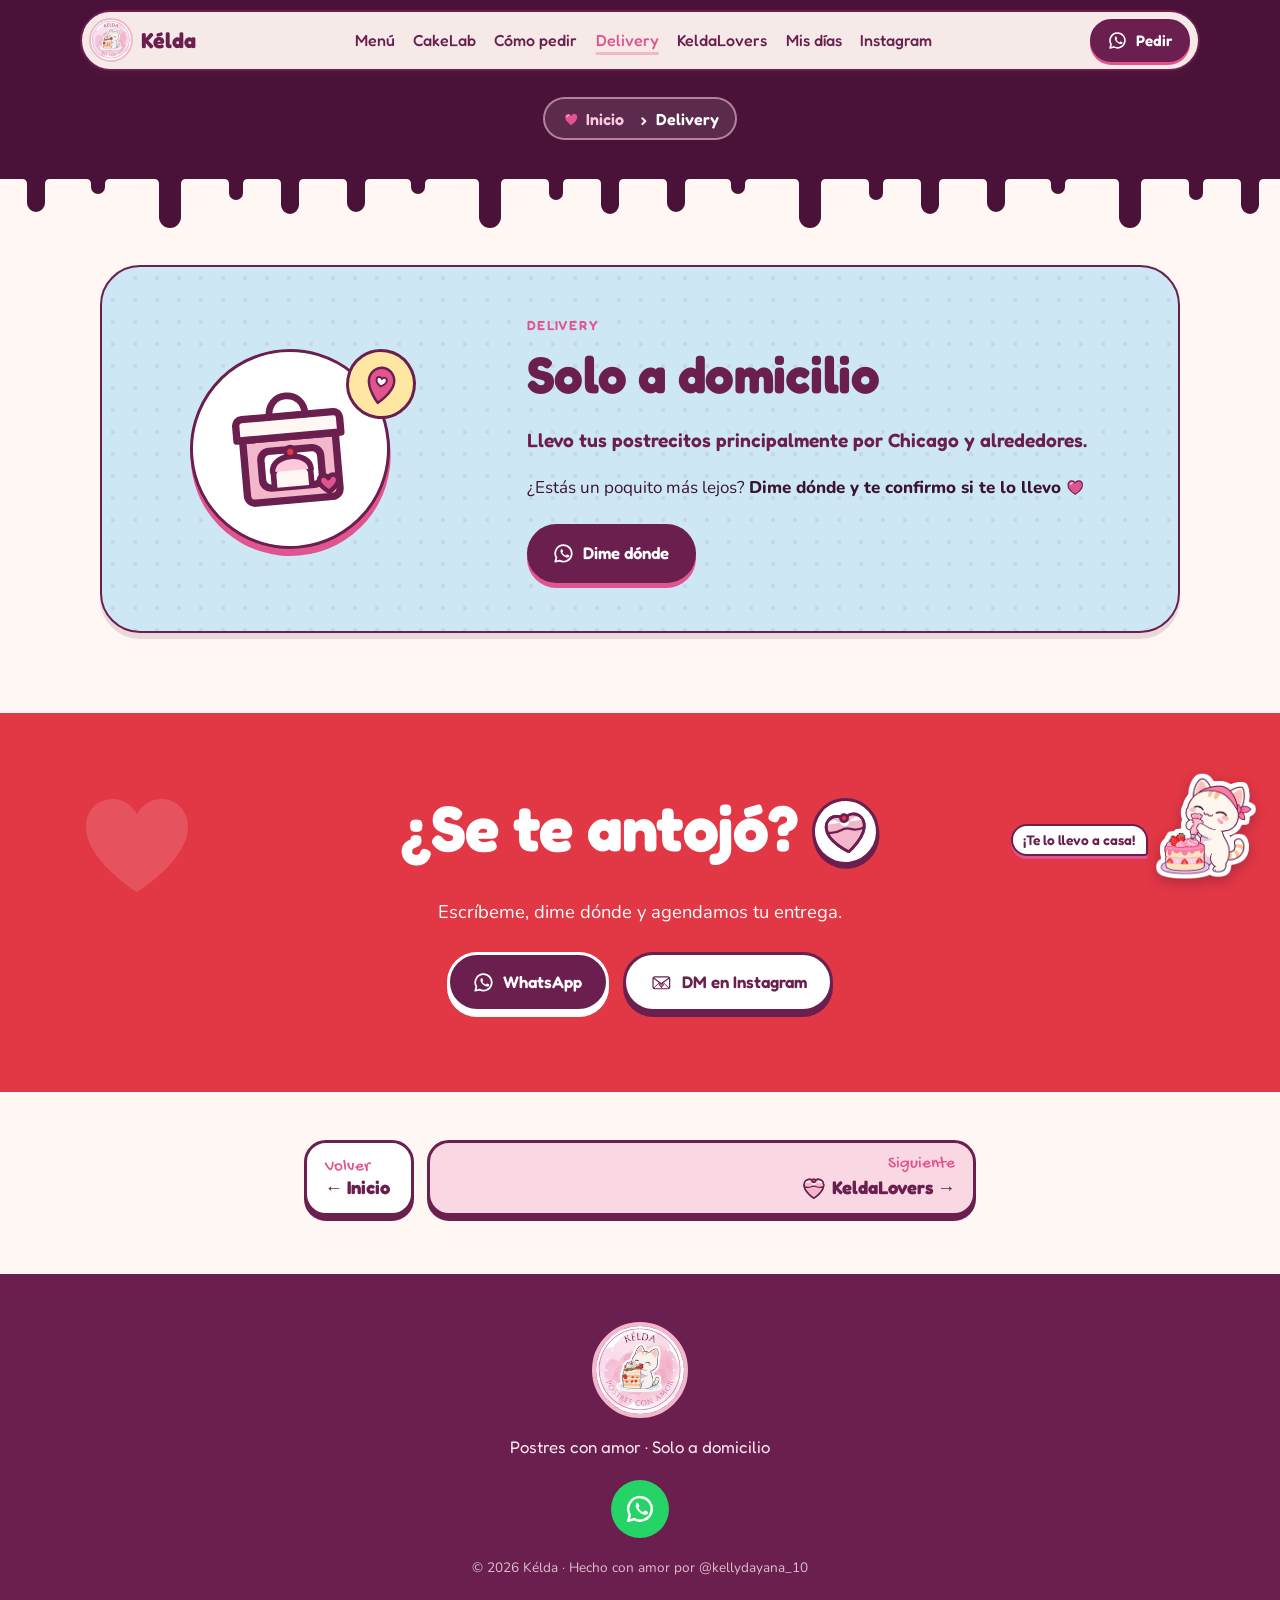
<file: delivery.html>
<!doctype html>
<html lang="es">
<head>
<meta charset="utf-8">
<meta name="viewport" content="width=device-width, initial-scale=1">
<title>Delivery · Kélda</title>
<meta name="description" content="Kélda, postrecitos con amor a domicilio · Delivery: Dime dónde y te lo llevo.">
<meta property="og:title" content="Delivery · Kélda">
<meta property="og:description" content="Fresas con crema, mousses y cakes personalizados, directo a tu puerta en Chicago y alrededores.">
<meta property="og:image" content="og.jpg">
<meta name="theme-color" content="#4A1238">
<link rel="icon" href="img/logo.jpg">
<link rel="preload" href="fonts/Fredoka-400-700.woff2" as="font" type="font/woff2" crossorigin>
<link rel="stylesheet" href="styles.css?v=5">
</head>
<body class="page-sub" data-page="delivery">
<svg width="0" height="0" style="position:absolute" aria-hidden="true">
  <symbol id="sparkle" viewBox="0 0 40 40"><path d="M20 2c1.6 9.5 5.5 14.6 17 18-11.5 3.4-15.4 8.5-17 18-1.6-9.5-5.5-14.6-17-18C14.5 16.6 18.4 11.5 20 2Z" fill="currentColor"/></symbol>
  <symbol id="heart" viewBox="0 0 40 36"><path d="M20 34S3 23.5 3 12.3C3 6.6 7.2 3 11.8 3c3.6 0 6.4 2 8.2 5 1.8-3 4.6-5 8.2-5C32.8 3 37 6.6 37 12.3 37 23.5 20 34 20 34Z" fill="none" stroke="currentColor" stroke-width="3" stroke-linejoin="round"/></symbol>
  <symbol id="heartfill" viewBox="0 0 40 36"><path d="M20 34S3 23.5 3 12.3C3 6.6 7.2 3 11.8 3c3.6 0 6.4 2 8.2 5 1.8-3 4.6-5 8.2-5C32.8 3 37 6.6 37 12.3 37 23.5 20 34 20 34Z" fill="currentColor"/></symbol>
  <symbol id="wa" viewBox="0 0 24 24"><path d="M12 2.5a9.4 9.4 0 0 0-8.1 14.2L2.6 21.4l4.8-1.3A9.4 9.4 0 1 0 12 2.5Z" fill="none" stroke="currentColor" stroke-width="2" stroke-linejoin="round"/><path d="M8.6 7.6c.3-.6.6-.6.9-.6h.6c.2 0 .4.1.6.5l.8 1.9c.1.3 0 .5-.1.7l-.5.6c-.1.2-.2.4 0 .6.4.7 1 1.4 1.6 1.9.7.6 1.4.9 1.8 1.1.2.1.4.1.6-.1l.7-.8c.2-.2.4-.3.7-.2l1.8.9c.3.1.4.3.4.5 0 .5-.2 1.2-.8 1.6-.6.4-1.4.6-2.4.3-1.1-.3-2.6-1-3.9-2.2-1.4-1.3-2.4-2.8-2.7-3.8-.3-1-.1-2.1.3-2.9Z" fill="currentColor"/></symbol>
  <symbol id="car" viewBox="0 0 48 32"><path d="M6 22v-6l5-8c.8-1.2 2-2 3.5-2h17c1.5 0 2.7.8 3.5 2l5 8v6" fill="none" stroke="currentColor" stroke-width="3" stroke-linejoin="round"/><path d="M3 22h42v4H3z" fill="currentColor"/><circle cx="13" cy="26" r="4.5" fill="#fff" stroke="currentColor" stroke-width="3"/><circle cx="35" cy="26" r="4.5" fill="#fff" stroke="currentColor" stroke-width="3"/><path d="M14 15l3-5h14l3 5z" fill="currentColor" opacity=".25"/></symbol>
  <symbol id="arrow" viewBox="0 0 24 24"><path d="M5 12h13M13 6l6 6-6 6" fill="none" stroke="currentColor" stroke-width="2.8" stroke-linecap="round" stroke-linejoin="round"/></symbol>
  <symbol id="star4" viewBox="0 0 40 40"><path d="M20 0l4.5 15.5L40 20l-15.5 4.5L20 40l-4.5-15.5L0 20l15.5-4.5Z" fill="currentColor"/></symbol>
<symbol id="i-manga" viewBox="0 0 48 48"><g fill="none" stroke="#6B1F4F" stroke-width="2.6" stroke-linecap="round" stroke-linejoin="round"><g transform="translate(-3 -3) rotate(-34 24 24)">
<path d="M11.4 6.2c6.6-2.4 18.6-2.4 25.2 0L28.4 30.4h-8.8Z" fill="#F3B7CC"/>
<path d="M11 6.4c1.4-3 4-3.6 5.6-1.4M37 6.4c-1.4-3-4-3.6-5.6-1.4" stroke-width="2.2"/>
<path d="M13.4 11.2c7 1.4 14.2 1.4 21.2 0" stroke-width="2.2"/>
<path d="M19.6 30.4h8.8l-1.8 5.8h-5.2Z" fill="#FFF7F3"/>
<path d="M24 23.6s-4.2-2.5-4.2-5.1c0-1.4 1-2.3 2.2-2.3 1 0 1.6.6 2 1.3.4-.7 1-1.3 2-1.3 1.2 0 2.2.9 2.2 2.3 0 2.6-4.2 5.1-4.2 5.1Z" fill="#E0558F" stroke-width="1.8"/></g>
<path d="M22.6 45c-.8-3 1.4-4.8 4-4.6.4-3.2 6.6-3.6 7.8-.4 3-.4 5.4 1.4 5 5Z" fill="#fff"/>
<path d="M28.8 40.6c1.2-.8 2.6-.9 3.8-.4" stroke-width="1.8"/></g></symbol><symbol id="i-paleta" viewBox="0 0 48 48"><g fill="none" stroke="#6B1F4F" stroke-width="2.6" stroke-linecap="round" stroke-linejoin="round"><path d="M6.8 39.6l8.8-8.8c1.4-1.4 3.5-1.4 4.6-.3s1.1 3.2-.3 4.6l-8.8 8.8c-1.4 1.4-3.4 1.5-4.6.3s-1.1-3.2.3-4.6Z" fill="#E0558F"/>
<path d="M19.4 29.8l3.6-1.4 15.2-15.3c2.4-2.4 6.2-.6 5 2.6L28.6 30.8l-3.4 1.4" fill="#FFF7F3"/>
<path d="M33.8 17.4c2.2-.6 3.4.6 3 2.6-2.6 2.8-5.4 5.5-7.6 7.3-1.6.4-2.6-.8-1.8-2.4Z" fill="#F3B7CC" stroke-width="2"/>
<path d="M10 37.2l2.6 2.6" stroke-width="2"/></g></symbol><symbol id="i-vasito" viewBox="0 0 48 48"><g fill="none" stroke="#6B1F4F" stroke-width="2.6" stroke-linecap="round" stroke-linejoin="round"><path d="M12.6 19.4h22.8l-3 22.4c-.2 1.4-1.4 2.4-2.8 2.4H18.4c-1.4 0-2.6-1-2.8-2.4Z" fill="#fff"/>
<path d="M13.4 25.4c3.6 1.6 6.8-1.2 10.6.2s7.4 1.2 10.6-.4" stroke-width="2.2"/>
<path d="M14.6 33.4c3.4 1.4 6.4-1 9.4.2s6.6 1.2 9.4-.2" stroke-width="2.2"/>
<path d="M13.2 27.4l1.4 6 3.4-.6 6-.6 6.2.6 3.4-.4 1-5.2-3.8-.8c-3.4.8-5.2.2-7.4-.6-2.6-.4-5.2 1.6-8 .6Z" fill="#F3B7CC" stroke="none"/>
<path d="M11 19.4c0-6 5.6-9.6 13-9.6s13 3.6 13 9.6Z" fill="#FFF7F3"/>
<path d="M18.4 14.8c2-1.8 5.4-2.4 8.2-1.4"/>
<path d="M29.4 11.6l6.6-7.2" stroke-width="3.2"/>
<circle cx="21.2" cy="7.6" r="3" fill="#E23744"/></g></symbol><symbol id="i-mousse" viewBox="0 0 48 48"><g fill="none" stroke="#6B1F4F" stroke-width="2.6" stroke-linecap="round" stroke-linejoin="round"><path d="M8 27.4h32l-2.6 12.4c-.4 1.8-2 3-3.8 3H14.4c-1.8 0-3.4-1.2-3.8-3Z" fill="#F3B7CC"/>
<path d="M14.4 31v7.6M20.8 31v8M27.2 31v8M33.6 31v7.6" stroke-width="2"/>
<path d="M10.6 27.4c0-9.6 6-15 13.4-15s13.4 5.4 13.4 15Z" fill="#FFE7A3"/>
<path d="M17.4 18.8c1.8-1.8 4-2.6 6.6-2.6" stroke-width="2.2"/>
<path d="M26.4 12.6c.2-2.6 2-4.6 4.6-5.2-.2 2.8-2 4.8-4.6 5.2Z" fill="#7BC79A" stroke-width="2"/></g></symbol><symbol id="i-cupcake" viewBox="0 0 48 48"><g fill="none" stroke="#6B1F4F" stroke-width="2.6" stroke-linecap="round" stroke-linejoin="round"><path d="M12.6 27h22.8l-3 14.6c-.2 1.2-1.2 2-2.4 2H18c-1.2 0-2.2-.8-2.4-2Z" fill="#CDE7F5"/>
<path d="M19 27.6l1.2 15.6M24 27.6v15.6M29 27.6l-1.2 15.6" stroke-width="2"/>
<path d="M10.6 27.2c-2.4-.6-2.6-4.6.4-5.6-1.2-3.6 2-6.4 5.4-5.4.4-3.6 4.4-5.4 7.6-3.6 3.4-1.8 7.6 0 7.6 3.6 3.4-1 6.6 1.8 5.4 5.4 3 1 2.8 5 .4 5.6Z" fill="#FFC8DC"/>
<path d="M15.6 21.8c2.6.8 5 .4 7-1M26.2 18.6c2.4 1.2 5 1.2 6.8.2" stroke-width="2"/>
<path d="M24 11.4s-3.6-2-3.6-4.3c0-1.2.9-2 1.9-2 .8 0 1.4.5 1.7 1.1.3-.6.9-1.1 1.7-1.1 1 0 1.9.8 1.9 2 0 2.3-3.6 4.3-3.6 4.3Z" fill="#E23744" stroke-width="1.8"/></g></symbol><symbol id="i-cake" viewBox="0 0 48 48"><g fill="none" stroke="#6B1F4F" stroke-width="2.6" stroke-linecap="round" stroke-linejoin="round"><ellipse cx="24" cy="42" rx="18" ry="3.2" fill="#fff"/>
<path d="M9.6 24.4h28.8v15.2c0 1.2-1 2.2-2.2 2.2H11.8c-1.2 0-2.2-1-2.2-2.2Z" fill="#FFF7F3"/>
<path d="M9.6 32.4h28.8" stroke-width="2.2"/>
<path d="M9.6 24.4c0-3.2 2-4.8 5-4.8h18.8c3 0 5 1.6 5 4.8v3.2c0 1.8-2.4 1.8-2.6 0-.4-2-2.8-2-3 .2-.2 3.2-3.8 3.2-4 0-.2-2.2-2.8-2.2-3.2 0-.4 2.4-3.6 2.4-4 0-.4-2.2-2.8-2.2-3.2.2-.2 2-3 2-3.2-.4-.2-1.8-2.6-1.8-3 0-.4 1.4-2.2 1.4-2.6 0Z" fill="#F3B7CC"/>
<path d="M24 19.6v-7" stroke-width="3"/>
<path d="M24 4.6c1.8 2 2.4 3.6 1.4 5-.8 1-2 1-2.8 0-1-1.4-.4-3 1.4-5Z" fill="#FFE7A3" stroke-width="2"/></g></symbol><symbol id="i-carta" viewBox="0 0 48 48"><g fill="none" stroke="#6B1F4F" stroke-width="2.6" stroke-linecap="round" stroke-linejoin="round"><rect x="6.4" y="12.6" width="35.2" height="25" rx="4" fill="#fff"/>
<path d="M7.6 14.6 24 27.2l16.4-12.6" />
<path d="M7.8 36.2l11.4-11M40.2 36.2 28.8 25.2" stroke-width="2"/>
<path d="M24 34.4s-4.6-2.8-4.6-5.6c0-1.6 1.1-2.5 2.4-2.5 1 0 1.8.6 2.2 1.4.4-.8 1.2-1.4 2.2-1.4 1.3 0 2.4.9 2.4 2.5 0 2.8-4.6 5.6-4.6 5.6Z" fill="#E0558F" stroke-width="2"/></g></symbol><symbol id="i-chat" viewBox="0 0 48 48"><g fill="none" stroke="#6B1F4F" stroke-width="2.6" stroke-linecap="round" stroke-linejoin="round"><path d="M24 7.4c9.6 0 17.2 6.2 17.2 14s-7.6 14-17.2 14c-1.8 0-3.6-.2-5.2-.6L10.4 40l1.8-7.8C8.8 29.6 6.8 25.8 6.8 21.4c0-7.8 7.6-14 17.2-14Z" fill="#FFC8DC"/>
<path d="M24 28.4s-6-3.6-6-7.4c0-2 1.5-3.3 3.1-3.3 1.4 0 2.4.8 2.9 1.9.5-1.1 1.5-1.9 2.9-1.9 1.6 0 3.1 1.3 3.1 3.3 0 3.8-6 7.4-6 7.4Z" fill="#E0558F"/></g></symbol><symbol id="i-batidor" viewBox="0 0 48 48"><g fill="none" stroke="#6B1F4F" stroke-width="2.6" stroke-linecap="round" stroke-linejoin="round"><path d="M10.4 41.8l9-9" stroke-width="4.4"/>
<path d="M20.2 31.4c-4-6.6-2.4-18.4 6.6-23.6 6.8-3.8 14.6 4 10.8 10.8-5.2 9-17 10.6-23.6 6.6Z" fill="#FFF7F3"/>
<path d="M20.4 31.2c.6-7.2 4.4-14.8 11.8-20.2M20.8 31.4c6-1.4 12.6-5 17-12.4M20.4 31c2.4-8 9-15.6 15.8-18.6" stroke-width="2"/></g></symbol><symbol id="i-caja" viewBox="0 0 48 48"><g fill="none" stroke="#6B1F4F" stroke-width="2.6" stroke-linecap="round" stroke-linejoin="round"><path d="M7.6 19.6h32.8v19.6c0 1.6-1.2 2.8-2.8 2.8H10.4c-1.6 0-2.8-1.2-2.8-2.8Z" fill="#F3B7CC"/>
<path d="M5.6 14.4c0-1.2 1-2.2 2.2-2.2h32.4c1.2 0 2.2 1 2.2 2.2v5.2H5.6Z" fill="#FFF7F3"/>
<path d="M17.6 12.2c0-4.4 2.8-7 6.4-7s6.4 2.6 6.4 7" stroke-width="2.4"/>
<rect x="13.4" y="24.2" width="21.2" height="13" rx="3" fill="#fff"/>
<path d="M17.4 37.2v-4.4c0-1.4 1.2-2.6 2.6-2.6h8c1.4 0 2.6 1.2 2.6 2.6v4.4" fill="#FFF7F3" stroke-width="2"/>
<path d="M17.2 31.6c0-3 3-5 6.8-5s6.8 2 6.8 5" fill="#FFC8DC" stroke-width="2"/>
<circle cx="24" cy="25" r="1.8" fill="#E23744" stroke-width="1.4"/>
<path d="M36.6 40.2s-3.4-2-3.4-4.1c0-1.1.8-1.8 1.7-1.8.8 0 1.4.5 1.7 1.1.3-.6.9-1.1 1.7-1.1.9 0 1.7.7 1.7 1.8 0 2.1-3.4 4.1-3.4 4.1Z" fill="#E0558F" stroke-width="1.6"/></g></symbol><symbol id="i-pin" viewBox="0 0 48 48"><g fill="none" stroke="#6B1F4F" stroke-width="2.6" stroke-linecap="round" stroke-linejoin="round"><path d="M24 44s-13.2-12.4-13.2-23.2C10.8 13.2 16.6 7 24 7s13.2 6.2 13.2 13.8C37.2 31.6 24 44 24 44Z" fill="#E0558F"/>
<path d="M24 26.6s-5.4-3.2-5.4-6.6c0-1.8 1.4-3 2.8-3 1.2 0 2.2.7 2.6 1.7.4-1 1.4-1.7 2.6-1.7 1.4 0 2.8 1.2 2.8 3 0 3.4-5.4 6.6-5.4 6.6Z" fill="#fff" stroke-width="2"/></g></symbol><symbol id="i-cal" viewBox="0 0 48 48"><g fill="none" stroke="#6B1F4F" stroke-width="2.6" stroke-linecap="round" stroke-linejoin="round"><rect x="7.4" y="10.4" width="33.2" height="30.4" rx="5" fill="#fff"/>
<path d="M7.4 15.4c0-2.8 2.2-5 5-5h23.2c2.8 0 5 2.2 5 5v3.4H7.4Z" fill="#F3B7CC"/>
<path d="M16 6.6v7M32 6.6v7" stroke-width="3"/>
<path d="M24 35.4s-5.6-3.4-5.6-6.8c0-1.8 1.4-3.1 2.9-3.1 1.3 0 2.2.8 2.7 1.8.5-1 1.4-1.8 2.7-1.8 1.5 0 2.9 1.3 2.9 3.1 0 3.4-5.6 6.8-5.6 6.8Z" fill="#E0558F" stroke-width="2"/></g></symbol><symbol id="i-slice" viewBox="0 0 48 48"><g fill="none" stroke="#6B1F4F" stroke-width="2.6" stroke-linecap="round" stroke-linejoin="round"><path d="M24 43.2S5.6 31.6 5.6 18.6C5.6 12 10.4 7.8 15.8 7.8c3.8 0 6.6 2 8.2 5 1.6-3 4.4-5 8.2-5 5.4 0 10.2 4.2 10.2 10.8 0 13-18.4 24.6-18.4 24.6Z" fill="#F3B7CC"/>
<path d="M6.4 22.2c5.4 1.4 9.4 1.2 13-.4 3.2-1.4 6.2-1.4 9.4 0 3.8 1.6 8 1.8 12.8.4" stroke-width="2.2"/>
<path d="M6.6 14.6c3.4-5 9.6-4.6 13 .6 1.8 2.8 3.8 3.4 4.4 3.4s2.6-.6 4.4-3.4c3.4-5.2 9.6-5.6 13-.6" fill="#fff" stroke="none"/>
<path d="M24 43.2S5.6 31.6 5.6 18.6C5.6 12 10.4 7.8 15.8 7.8c3.8 0 6.6 2 8.2 5 1.6-3 4.4-5 8.2-5 5.4 0 10.2 4.2 10.2 10.8 0 13-18.4 24.6-18.4 24.6Z"/>
<circle cx="24" cy="10.6" r="3.4" fill="#E23744"/></g></symbol><symbol id="i-play" viewBox="0 0 48 48"><g fill="none" stroke="#6B1F4F" stroke-width="2.6" stroke-linecap="round" stroke-linejoin="round"><circle cx="24" cy="23" r="17" fill="#E0558F"/>
<path d="M19.6 15.2c0-1.4 1.4-2.2 2.6-1.4l10 6.6c1 .8 1 2.4 0 3.2l-10 6.6c-1.2.8-2.6 0-2.6-1.4Z" fill="#fff"/>
<path d="M14 36.4c0 2.4.6 4.8 2.4 4.8s2.2-2.2 2.2-3.6M29.6 39.4c0 1.8.8 3.6 2.2 3.6s2-1.6 2-3.2" fill="#E0558F"/></g></symbol><symbol id="i-chispa" viewBox="0 0 48 48"><g fill="none" stroke="#6B1F4F" stroke-width="2.6" stroke-linecap="round" stroke-linejoin="round"><path d="M20 5.6c1.6 9.2 5 13.2 14.6 14.6C25 21.6 21.6 25.6 20 34.8 18.4 25.6 15 21.6 5.4 20.2 15 18.8 18.4 14.8 20 5.6Z" fill="#FFC8DC"/>
<path d="M36.6 28.6c.8 4.4 2.4 6.2 6.8 7-4.4.8-6 2.6-6.8 7-.8-4.4-2.4-6.2-6.8-7 4.4-.8 6-2.6 6.8-7Z" fill="#E0558F" stroke-width="2"/></g></symbol><symbol id="i-cuchara" viewBox="0 0 48 48"><g fill="none" stroke="#6B1F4F" stroke-width="2.6" stroke-linecap="round" stroke-linejoin="round"><path d="M27.6 22.6 41.2 38c1.2 1.4 1 3.2-.2 4.2s-3 .8-4-.6L24.6 25.2" fill="#E0558F"/>
<ellipse cx="18.4" cy="16.6" rx="10.4" ry="8.4" transform="rotate(42 18.4 16.6)" fill="#fff"/>
<path d="M11.4 17.6c1.6-4.6 5.6-7.4 9.6-6.6" stroke-width="2.2"/>
<path d="M33 9.4s-3-1.8-3-3.6c0-1 .7-1.6 1.5-1.6.7 0 1.2.4 1.5 1 .3-.6.8-1 1.5-1 .8 0 1.5.6 1.5 1.6 0 1.8-3 3.6-3 3.6ZM41 18.2s-2.4-1.4-2.4-2.9c0-.8.6-1.3 1.2-1.3.5 0 1 .3 1.2.8.2-.5.7-.8 1.2-.8.6 0 1.2.5 1.2 1.3 0 1.5-2.4 2.9-2.4 2.9Z" fill="#E0558F" stroke-width="1.6"/></g></symbol><symbol id="i-heart" viewBox="0 0 48 48"><g fill="none" stroke="#6B1F4F" stroke-width="2.6" stroke-linecap="round" stroke-linejoin="round"><path d="M24 40.6S7 30 7 18.6C7 12.8 11.2 9 16 9c3.6 0 6.4 2 8 5 1.6-3 4.4-5 8-5 4.8 0 9 3.8 9 9.6C41 30 24 40.6 24 40.6Z" fill="#E0558F"/>
<path d="M13.4 17.6c.4-2.4 2-3.8 4-4" stroke="#fff" stroke-width="2.4"/></g></symbol><symbol id="i-web" viewBox="0 0 48 48"><g fill="none" stroke="#6B1F4F" stroke-width="2.6" stroke-linecap="round" stroke-linejoin="round"><circle cx="24" cy="24" r="18" fill="#E23744"/>
<path d="M24 6v36M6 24h36M11.3 11.3l25.4 25.4M36.7 11.3 11.3 36.7" stroke="#fff" stroke-width="1.6"/>
<path d="M24 14.6l6.6 2.8 2.8 6.6-2.8 6.6-6.6 2.8-6.6-2.8-2.8-6.6 2.8-6.6ZM24 20l2.8 1.2L28 24l-1.2 2.8L24 28l-2.8-1.2L20 24l1.2-2.8Z" stroke="#fff" stroke-width="1.6"/>
<circle cx="24" cy="24" r="18"/></g></symbol><symbol id="i-bow" viewBox="0 0 48 48"><g fill="none" stroke="#6B1F4F" stroke-width="2.6" stroke-linecap="round" stroke-linejoin="round"><path d="M24 23.4C17 11.6 5.6 11.8 6 21.4c.4 8.6 11.6 8.6 18 2ZM24 23.4c7-11.8 18.4-11.6 18 -2-.4 8.6-11.6 8.6-18 2Z" fill="#E23744"/>
<path d="M21.6 26l-5.2 13.6 4.6-1.6 1.8 4 1.2-14M26.4 26l5.2 13.6-4.6-1.6-1.8 4-1.2-14" fill="#E23744"/>
<circle cx="24" cy="23.4" r="4.4" fill="#C21F33"/></g></symbol><symbol id="i-bear" viewBox="0 0 48 48"><g fill="none" stroke="#6B1F4F" stroke-width="2.6" stroke-linecap="round" stroke-linejoin="round"><circle cx="13" cy="13.4" r="6" fill="#C99A6E"/><circle cx="35" cy="13.4" r="6" fill="#C99A6E"/>
<circle cx="13" cy="13.4" r="2.4" fill="#FFC8DC" stroke="none"/><circle cx="35" cy="13.4" r="2.4" fill="#FFC8DC" stroke="none"/>
<circle cx="24" cy="26" r="15.4" fill="#C99A6E"/>
<ellipse cx="24" cy="31.4" rx="7.2" ry="5.6" fill="#F3E1CC"/>
<circle cx="18" cy="23.4" r="1.8" fill="#6B1F4F" stroke="none"/><circle cx="30" cy="23.4" r="1.8" fill="#6B1F4F" stroke="none"/>
<path d="M24 29.2c-1.4 0-2.4.6-2.4 1.2s1.4 1.6 2.4 1.6 2.4-1 2.4-1.6-1-1.2-2.4-1.2Z" fill="#6B1F4F" stroke-width="1.4"/>
<path d="M21.6 34.2c1.4 1.2 3.4 1.2 4.8 0" stroke-width="1.8"/></g></symbol><symbol id="i-velita" viewBox="0 0 48 48"><g fill="none" stroke="#6B1F4F" stroke-width="2.6" stroke-linecap="round" stroke-linejoin="round"><path d="M10 30.4h28v8.8c0 1.4-1.2 2.6-2.6 2.6H12.6c-1.4 0-2.6-1.2-2.6-2.6Z" fill="#E7D2F0"/>
<path d="M10 30.4c0-2 1.4-3.2 3.4-3.2h21.2c2 0 3.4 1.2 3.4 3.2v1.4c0 1.4-2.2 1.4-2.4 0-.4-1.6-2.6-1.6-2.8 0-.2 2.4-3.6 2.4-3.8 0-.2-1.6-2.6-1.6-3 0-.4 1.8-3.4 1.8-3.8 0-.2-1.6-2.6-1.6-3 0-.2 1.4-2.2 1.4-2.4 0Z" fill="#fff"/>
<rect x="15" y="15.2" width="4.4" height="12" rx="1.6" fill="#CDE7F5"/><rect x="21.8" y="13.2" width="4.4" height="14" rx="1.6" fill="#FFC8DC"/><rect x="28.6" y="15.2" width="4.4" height="12" rx="1.6" fill="#FFE7A3"/>
<path d="M17.2 8.4c1.4 1.6 1.8 2.8 1 3.8-.6.8-1.6.8-2.2 0-.6-1 0-2.2 1.2-3.8ZM24 6.2c1.4 1.6 1.8 2.8 1 3.8-.6.8-1.6.8-2.2 0-.6-1 0-2.2 1.2-3.8ZM30.8 8.4c1.4 1.6 1.8 2.8 1 3.8-.6.8-1.6.8-2.2 0-.6-1 0-2.2 1.2-3.8Z" fill="#F5A623" stroke-width="1.6"/></g></symbol><symbol id="i-flor" viewBox="0 0 48 48"><g fill="none" stroke="#6B1F4F" stroke-width="2.6" stroke-linecap="round" stroke-linejoin="round"><g fill="#FFC8DC"><circle cx="24" cy="12.6" r="7"/><circle cx="34.8" cy="20.4" r="7"/><circle cx="30.6" cy="33" r="7"/><circle cx="17.4" cy="33" r="7"/><circle cx="13.2" cy="20.4" r="7"/></g>
<circle cx="24" cy="23.6" r="6" fill="#FFE7A3"/>
<path d="M20.4 22.4c.6-1.4 1.8-2.2 3.2-2.2" stroke-width="1.8"/></g></symbol><symbol id="i-drip" viewBox="0 0 48 48"><g fill="none" stroke="#6B1F4F" stroke-width="2.6" stroke-linecap="round" stroke-linejoin="round"><path d="M9.6 18.4h28.8v20.6c0 1.4-1.2 2.6-2.6 2.6H12.2c-1.4 0-2.6-1.2-2.6-2.6Z" fill="#fff"/>
<path d="M9.6 18.4c0-3 2-4.6 4.8-4.6h19.2c2.8 0 4.8 1.6 4.8 4.6v4.4c0 2-2.6 2-2.8 0v-.4c0-1.6-2.8-1.6-2.8 0v5c0 2.4-3.6 2.4-3.6 0v-3c0-1.6-2.8-1.6-2.8 0v1c0 2.2-3.4 2.2-3.4 0v-2.6c0-1.6-2.8-1.6-2.8 0v6.6c0 2.6-3.8 2.6-3.8 0Z" fill="#E7B98A"/>
<circle cx="24" cy="10" r="3" fill="#fff"/></g></symbol><symbol id="i-nota" viewBox="0 0 48 48"><g fill="none" stroke="#6B1F4F" stroke-width="2.6" stroke-linecap="round" stroke-linejoin="round"><path d="M11.4 8.4h18.4l7.6 7.6v21.8c0 1.6-1.2 2.8-2.8 2.8H11.4c-1.6 0-2.8-1.2-2.8-2.8v-26.6c0-1.6 1.2-2.8 2.8-2.8Z" fill="#fff"/>
<path d="M29.8 8.4v5c0 1.4 1.2 2.6 2.6 2.6h5" fill="#F3B7CC"/>
<path d="M14.4 21.6h14.8M14.4 27.2h9.6" stroke-width="2.2"/>
<path d="M27.8 36.2s-4-2.4-4-4.8c0-1.4 1-2.2 2-2.2.9 0 1.6.5 2 1.2.4-.7 1.1-1.2 2-1.2 1 0 2 .8 2 2.2 0 2.4-4 4.8-4 4.8Z" fill="#E0558F" stroke-width="1.8"/></g></symbol></svg>

<a class="skip" href="#main">Saltar al contenido</a>

<header class="nav" id="top">
  <a class="nav__brand" href="index.html" data-sec="top" aria-label="Kélda, inicio">
    <img src="img/logo.jpg" alt="" width="44" height="44">
    <span>Kélda</span>
  </a>
  <nav class="nav__main" aria-label="Páginas">
    <ul class="nav__links">
      <li><a href="menu.html" data-sec="menu">Menú</a></li><li><a href="cakelab.html" data-sec="cakelab">CakeLab</a></li><li><a href="como-pedir.html" data-sec="como-pedir">Cómo pedir</a></li><li><a href="delivery.html" data-sec="delivery" aria-current="page">Delivery</a></li><li><a href="keldalovers.html" data-sec="keldalovers">KeldaLovers</a></li><li><a href="mis-dias.html" data-sec="mis-dias">Mis días</a></li><li><a href="instagram.html" data-sec="instagram">Instagram</a></li>
    </ul>
  </nav>
  <div class="nav__end">
    <a class="btn btn--sm btn--plum" href="https://wa.me/18157636521?text=%C2%A1Hola%20K%C3%A9lda%21%20Vi%20tu%20p%C3%A1gina%20y%20quiero%20pedir%20unos%20postrecitos.%20%C2%BFMe%20ayudas%3F" data-placeholder="whatsapp"><svg aria-hidden="true"><use href="#wa"/></svg><span>Pedir</span></a>
    <button class="nav__toggle" type="button" aria-expanded="false" aria-controls="nav-panel" aria-label="Abrir el menú de secciones"><span class="burger" aria-hidden="true"><i></i><i></i><i></i></span></button>
  </div>
  <nav class="nav__panel" id="nav-panel" aria-label="Todas las secciones" hidden>
    <p>¿A dónde vamos?</p>
    <ul><li><a href="index.html" data-sec="top"><svg class="ic" aria-hidden="true"><use href="#i-heart"/></svg>Inicio</a></li><li><a href="menu.html" data-sec="menu"><svg class="ic" aria-hidden="true"><use href="#i-vasito"/></svg>Menú</a></li><li><a href="cakelab.html" data-sec="cakelab"><svg class="ic" aria-hidden="true"><use href="#i-manga"/></svg>CakeLab</a></li><li><a href="como-pedir.html" data-sec="como-pedir"><svg class="ic" aria-hidden="true"><use href="#i-chat"/></svg>Cómo pedir</a></li><li><a href="delivery.html" data-sec="delivery" aria-current="page"><svg class="ic" aria-hidden="true"><use href="#i-caja"/></svg>Delivery</a></li><li><a href="keldalovers.html" data-sec="keldalovers"><svg class="ic" aria-hidden="true"><use href="#i-slice"/></svg>KeldaLovers</a></li><li><a href="mis-dias.html" data-sec="mis-dias"><svg class="ic" aria-hidden="true"><use href="#i-play"/></svg>Mis días</a></li><li><a href="instagram.html" data-sec="instagram"><svg class="ic" aria-hidden="true"><use href="#i-chispa"/></svg>Instagram</a></li></ul>
  </nav>
</header>

<main id="main">
<div class="phero">
  <nav class="crumbs" aria-label="Estás aquí"><a href="index.html" data-sec="top"><svg class="ic" aria-hidden="true"><use href="#i-heart"/></svg>Inicio</a><span aria-hidden="true">›</span><span aria-current="page">Delivery</span></nav>
  <div class="hero__drip" aria-hidden="true"></div>
</div>
<section class="delivery" id="delivery" aria-labelledby="delivery-title">
  <div class="delivery__card dcard">
    <div class="dcard__art" aria-hidden="true"><span class="dcard__ico"><svg class="ic" aria-hidden="true"><use href="#i-caja"/></svg></span><span class="dcard__pin"><svg class="ic" aria-hidden="true"><use href="#i-pin"/></svg></span></div>
    <div class="delivery__info">
      <p class="kicker">Delivery</p>
      <h2 id="delivery-title">Solo a domicilio</h2>
      <p class="dcard__lead">Llevo tus postrecitos principalmente por Chicago y alrededores.</p>
      <p>¿Estás un poquito más lejos? <b>Dime dónde y te confirmo si te lo llevo</b> <svg class="ic" aria-hidden="true"><use href="#i-heart"/></svg></p>
      <a class="btn btn--plum" href="https://wa.me/18157636521?text=%C2%A1Hola%20K%C3%A9lda%21%20%C2%BFMe%20llevas%20postrecitos%20a%20esta%20zona%3F%20Estoy%20en%3A%20" data-placeholder="whatsapp" target="_blank" rel="noopener"><svg aria-hidden="true"><use href="#wa"/></svg>Dime dónde</a>
    </div>
  </div>
</section>
<section class="final" id="pedir" aria-labelledby="final-title">
  <svg class="doodle d5" aria-hidden="true"><use href="#heartfill"/></svg>
  <h2 id="final-title">¿Se te antojó? <span class="h2ico"><svg class="ic" aria-hidden="true"><use href="#i-slice"/></svg></span></h2>
  <p>Escríbeme, dime dónde y agendamos tu entrega.</p>
  <div class="cta cta--center">
    <a class="btn btn--plum" href="https://wa.me/18157636521?text=%C2%A1Hola%20K%C3%A9lda%21%20Quiero%20un%20pastel%20para%20una%20ocasi%C3%B3n%20especial.%20%C2%BFMe%20ayudas%3F" data-placeholder="whatsapp"><svg aria-hidden="true"><use href="#wa"/></svg>WhatsApp</a>
    <a class="btn btn--white" href="https://ig.me/m/kelda.postres"><svg class="ic" aria-hidden="true"><use href="#i-carta"/></svg>DM en Instagram</a>
  </div>
</section>
<nav class="pager" aria-label="Seguir explorando">
  <a class="pager__btn pager__home" href="index.html" data-sec="top"><small>Volver</small><b>← Inicio</b></a>
  <a class="pager__btn pager__next" href="keldalovers.html" data-sec="keldalovers"><small>Siguiente</small><b><svg class="ic" aria-hidden="true"><use href="#i-slice"/></svg>KeldaLovers →</b></a>
</nav>
</main>

<footer class="foot">
  <img src="img/logo.jpg" alt="Logo de Kélda, postres con amor" width="96" height="96" loading="lazy">
  <p class="foot__tag">Postres con amor · Solo a domicilio</p>
  <ul class="social" aria-label="Contacto">
    <li><a href="https://wa.me/18157636521?text=%C2%A1Hola%20K%C3%A9lda%21%20Vi%20tu%20p%C3%A1gina%20y%20quiero%20pedir%20unos%20postrecitos.%20%C2%BFMe%20ayudas%3F" data-placeholder="whatsapp" aria-label="WhatsApp"><svg><use href="#wa"/></svg></a></li>
  </ul>
  <p class="foot__small">© <span id="yr">2026</span> Kélda · Hecho con amor por @kellydayana_10</p>
</footer>

<div class="guide" id="guide">
  <nav class="guide__menu" id="guide-menu" aria-label="Ir a otra sección" hidden>
    <p>¿A dónde vamos?</p>
    <a href="index.html" data-sec="top"><svg class="ic" aria-hidden="true"><use href="#i-heart"/></svg>Inicio</a><a href="menu.html" data-sec="menu"><svg class="ic" aria-hidden="true"><use href="#i-vasito"/></svg>Menú</a><a href="cakelab.html" data-sec="cakelab"><svg class="ic" aria-hidden="true"><use href="#i-manga"/></svg>CakeLab</a><a href="como-pedir.html" data-sec="como-pedir"><svg class="ic" aria-hidden="true"><use href="#i-chat"/></svg>Cómo pedir</a><a href="delivery.html" data-sec="delivery" class="on" aria-current="page"><svg class="ic" aria-hidden="true"><use href="#i-caja"/></svg>Delivery</a><a href="keldalovers.html" data-sec="keldalovers"><svg class="ic" aria-hidden="true"><use href="#i-slice"/></svg>KeldaLovers</a><a href="mis-dias.html" data-sec="mis-dias"><svg class="ic" aria-hidden="true"><use href="#i-play"/></svg>Mis días</a><a href="instagram.html" data-sec="instagram"><svg class="ic" aria-hidden="true"><use href="#i-chispa"/></svg>Instagram</a>
  </nav>
  <p class="guide__bubble" aria-live="polite"></p>
  <button class="guide__cat" type="button" aria-expanded="false" aria-controls="guide-menu" aria-label="Gatito de Kélda: abrir el menú de secciones"><img src="img/gatito-manga.webp" alt="" width="900" height="900"></button>
</div>
<script src="script.js?v=5" defer></script>
</body>
</html>
</file>
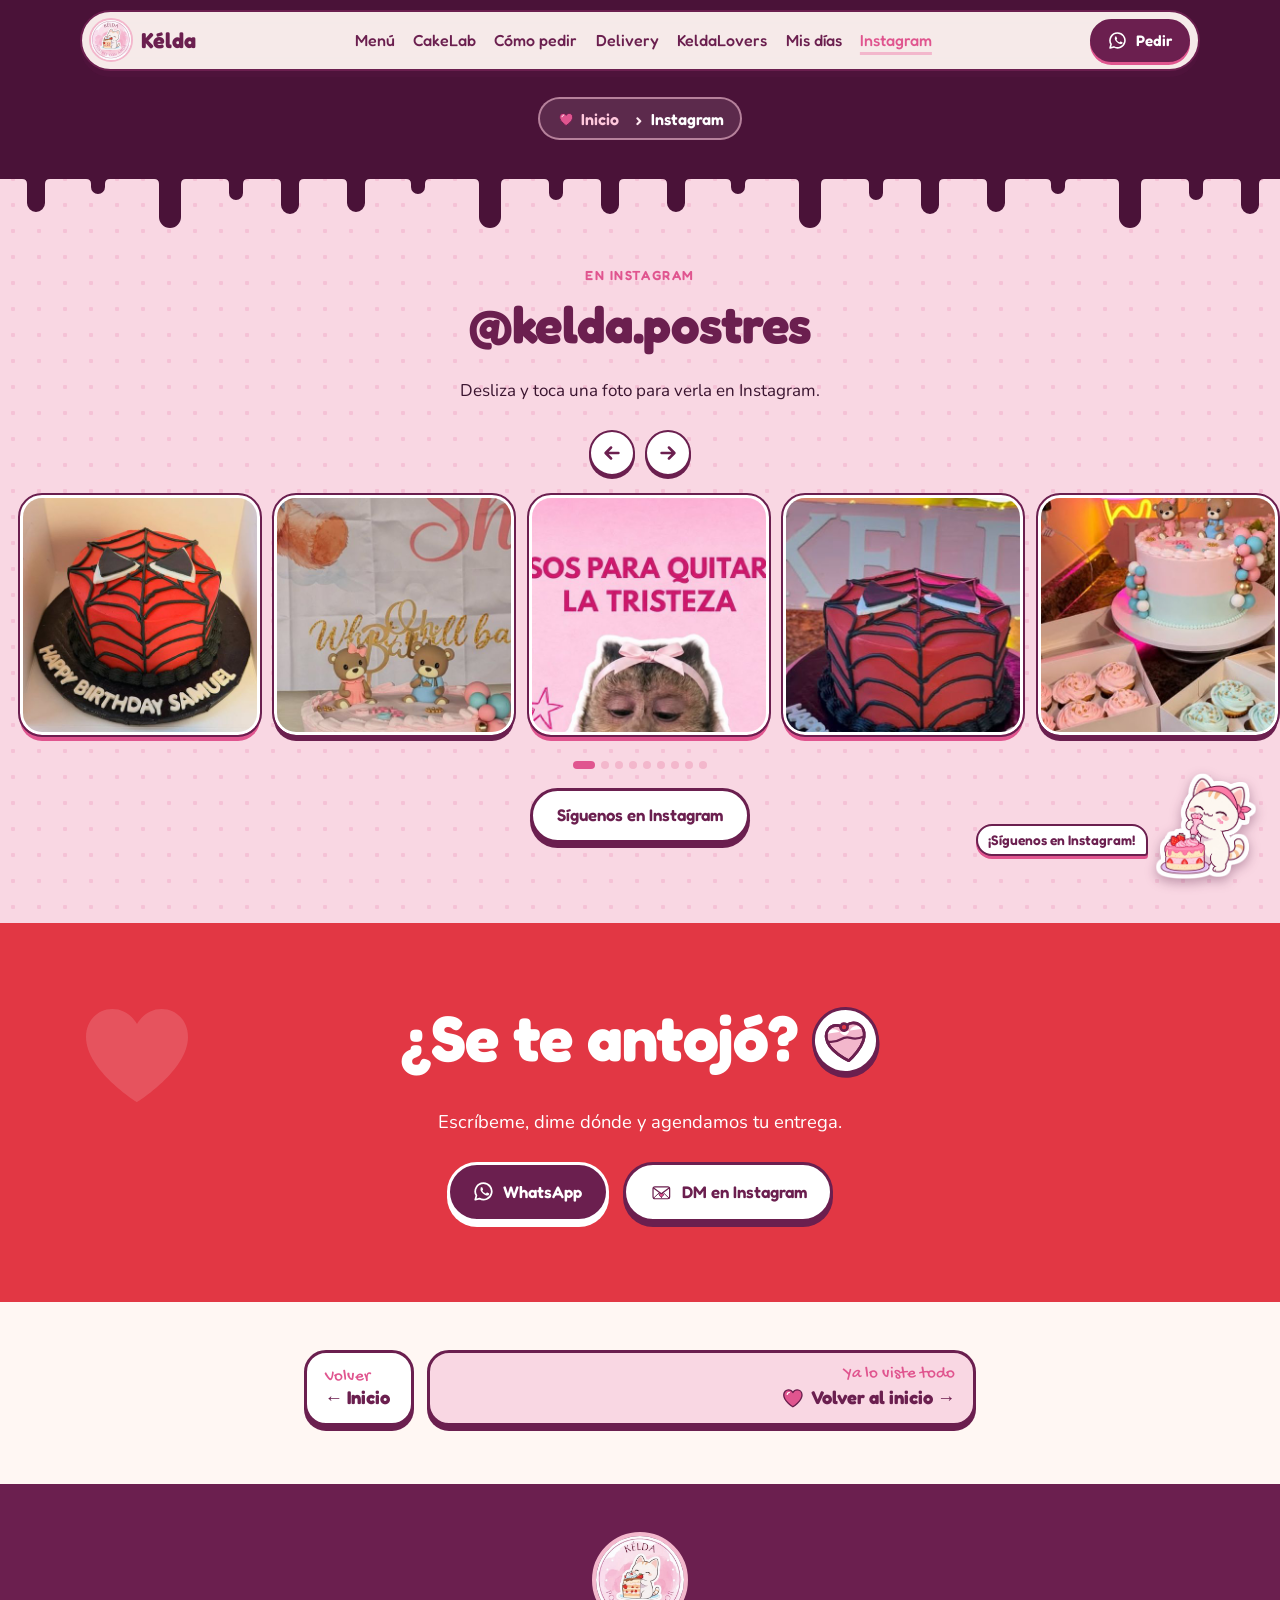
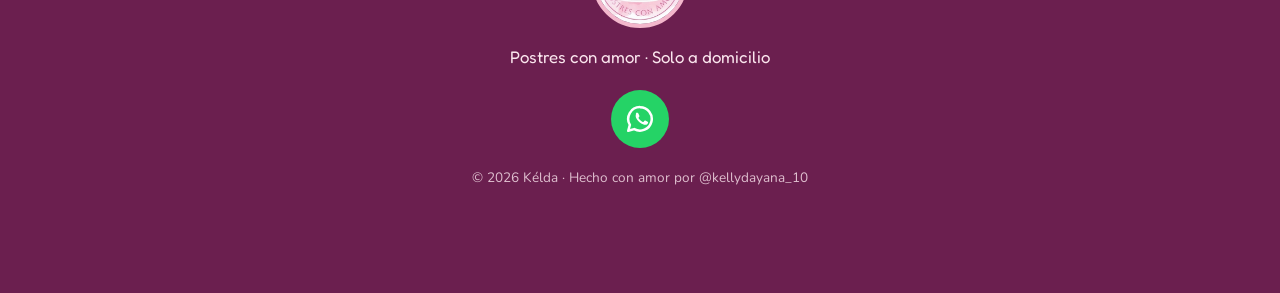
<file: instagram.html>
<!doctype html>
<html lang="es">
<head>
<meta charset="utf-8">
<meta name="viewport" content="width=device-width, initial-scale=1">
<title>Instagram · Kélda</title>
<meta name="description" content="Kélda, postrecitos con amor a domicilio · Instagram: Fotitos para antojarte.">
<meta property="og:title" content="Instagram · Kélda">
<meta property="og:description" content="Fresas con crema, mousses y cakes personalizados, directo a tu puerta en Chicago y alrededores.">
<meta property="og:image" content="og.jpg">
<meta name="theme-color" content="#4A1238">
<link rel="icon" href="img/logo.jpg">
<link rel="preload" href="fonts/Fredoka-400-700.woff2" as="font" type="font/woff2" crossorigin>
<link rel="stylesheet" href="styles.css?v=5">
</head>
<body class="page-sub" data-page="instagram">
<svg width="0" height="0" style="position:absolute" aria-hidden="true">
  <symbol id="sparkle" viewBox="0 0 40 40"><path d="M20 2c1.6 9.5 5.5 14.6 17 18-11.5 3.4-15.4 8.5-17 18-1.6-9.5-5.5-14.6-17-18C14.5 16.6 18.4 11.5 20 2Z" fill="currentColor"/></symbol>
  <symbol id="heart" viewBox="0 0 40 36"><path d="M20 34S3 23.5 3 12.3C3 6.6 7.2 3 11.8 3c3.6 0 6.4 2 8.2 5 1.8-3 4.6-5 8.2-5C32.8 3 37 6.6 37 12.3 37 23.5 20 34 20 34Z" fill="none" stroke="currentColor" stroke-width="3" stroke-linejoin="round"/></symbol>
  <symbol id="heartfill" viewBox="0 0 40 36"><path d="M20 34S3 23.5 3 12.3C3 6.6 7.2 3 11.8 3c3.6 0 6.4 2 8.2 5 1.8-3 4.6-5 8.2-5C32.8 3 37 6.6 37 12.3 37 23.5 20 34 20 34Z" fill="currentColor"/></symbol>
  <symbol id="wa" viewBox="0 0 24 24"><path d="M12 2.5a9.4 9.4 0 0 0-8.1 14.2L2.6 21.4l4.8-1.3A9.4 9.4 0 1 0 12 2.5Z" fill="none" stroke="currentColor" stroke-width="2" stroke-linejoin="round"/><path d="M8.6 7.6c.3-.6.6-.6.9-.6h.6c.2 0 .4.1.6.5l.8 1.9c.1.3 0 .5-.1.7l-.5.6c-.1.2-.2.4 0 .6.4.7 1 1.4 1.6 1.9.7.6 1.4.9 1.8 1.1.2.1.4.1.6-.1l.7-.8c.2-.2.4-.3.7-.2l1.8.9c.3.1.4.3.4.5 0 .5-.2 1.2-.8 1.6-.6.4-1.4.6-2.4.3-1.1-.3-2.6-1-3.9-2.2-1.4-1.3-2.4-2.8-2.7-3.8-.3-1-.1-2.1.3-2.9Z" fill="currentColor"/></symbol>
  <symbol id="car" viewBox="0 0 48 32"><path d="M6 22v-6l5-8c.8-1.2 2-2 3.5-2h17c1.5 0 2.7.8 3.5 2l5 8v6" fill="none" stroke="currentColor" stroke-width="3" stroke-linejoin="round"/><path d="M3 22h42v4H3z" fill="currentColor"/><circle cx="13" cy="26" r="4.5" fill="#fff" stroke="currentColor" stroke-width="3"/><circle cx="35" cy="26" r="4.5" fill="#fff" stroke="currentColor" stroke-width="3"/><path d="M14 15l3-5h14l3 5z" fill="currentColor" opacity=".25"/></symbol>
  <symbol id="arrow" viewBox="0 0 24 24"><path d="M5 12h13M13 6l6 6-6 6" fill="none" stroke="currentColor" stroke-width="2.8" stroke-linecap="round" stroke-linejoin="round"/></symbol>
  <symbol id="star4" viewBox="0 0 40 40"><path d="M20 0l4.5 15.5L40 20l-15.5 4.5L20 40l-4.5-15.5L0 20l15.5-4.5Z" fill="currentColor"/></symbol>
<symbol id="i-manga" viewBox="0 0 48 48"><g fill="none" stroke="#6B1F4F" stroke-width="2.6" stroke-linecap="round" stroke-linejoin="round"><g transform="translate(-3 -3) rotate(-34 24 24)">
<path d="M11.4 6.2c6.6-2.4 18.6-2.4 25.2 0L28.4 30.4h-8.8Z" fill="#F3B7CC"/>
<path d="M11 6.4c1.4-3 4-3.6 5.6-1.4M37 6.4c-1.4-3-4-3.6-5.6-1.4" stroke-width="2.2"/>
<path d="M13.4 11.2c7 1.4 14.2 1.4 21.2 0" stroke-width="2.2"/>
<path d="M19.6 30.4h8.8l-1.8 5.8h-5.2Z" fill="#FFF7F3"/>
<path d="M24 23.6s-4.2-2.5-4.2-5.1c0-1.4 1-2.3 2.2-2.3 1 0 1.6.6 2 1.3.4-.7 1-1.3 2-1.3 1.2 0 2.2.9 2.2 2.3 0 2.6-4.2 5.1-4.2 5.1Z" fill="#E0558F" stroke-width="1.8"/></g>
<path d="M22.6 45c-.8-3 1.4-4.8 4-4.6.4-3.2 6.6-3.6 7.8-.4 3-.4 5.4 1.4 5 5Z" fill="#fff"/>
<path d="M28.8 40.6c1.2-.8 2.6-.9 3.8-.4" stroke-width="1.8"/></g></symbol><symbol id="i-paleta" viewBox="0 0 48 48"><g fill="none" stroke="#6B1F4F" stroke-width="2.6" stroke-linecap="round" stroke-linejoin="round"><path d="M6.8 39.6l8.8-8.8c1.4-1.4 3.5-1.4 4.6-.3s1.1 3.2-.3 4.6l-8.8 8.8c-1.4 1.4-3.4 1.5-4.6.3s-1.1-3.2.3-4.6Z" fill="#E0558F"/>
<path d="M19.4 29.8l3.6-1.4 15.2-15.3c2.4-2.4 6.2-.6 5 2.6L28.6 30.8l-3.4 1.4" fill="#FFF7F3"/>
<path d="M33.8 17.4c2.2-.6 3.4.6 3 2.6-2.6 2.8-5.4 5.5-7.6 7.3-1.6.4-2.6-.8-1.8-2.4Z" fill="#F3B7CC" stroke-width="2"/>
<path d="M10 37.2l2.6 2.6" stroke-width="2"/></g></symbol><symbol id="i-vasito" viewBox="0 0 48 48"><g fill="none" stroke="#6B1F4F" stroke-width="2.6" stroke-linecap="round" stroke-linejoin="round"><path d="M12.6 19.4h22.8l-3 22.4c-.2 1.4-1.4 2.4-2.8 2.4H18.4c-1.4 0-2.6-1-2.8-2.4Z" fill="#fff"/>
<path d="M13.4 25.4c3.6 1.6 6.8-1.2 10.6.2s7.4 1.2 10.6-.4" stroke-width="2.2"/>
<path d="M14.6 33.4c3.4 1.4 6.4-1 9.4.2s6.6 1.2 9.4-.2" stroke-width="2.2"/>
<path d="M13.2 27.4l1.4 6 3.4-.6 6-.6 6.2.6 3.4-.4 1-5.2-3.8-.8c-3.4.8-5.2.2-7.4-.6-2.6-.4-5.2 1.6-8 .6Z" fill="#F3B7CC" stroke="none"/>
<path d="M11 19.4c0-6 5.6-9.6 13-9.6s13 3.6 13 9.6Z" fill="#FFF7F3"/>
<path d="M18.4 14.8c2-1.8 5.4-2.4 8.2-1.4"/>
<path d="M29.4 11.6l6.6-7.2" stroke-width="3.2"/>
<circle cx="21.2" cy="7.6" r="3" fill="#E23744"/></g></symbol><symbol id="i-mousse" viewBox="0 0 48 48"><g fill="none" stroke="#6B1F4F" stroke-width="2.6" stroke-linecap="round" stroke-linejoin="round"><path d="M8 27.4h32l-2.6 12.4c-.4 1.8-2 3-3.8 3H14.4c-1.8 0-3.4-1.2-3.8-3Z" fill="#F3B7CC"/>
<path d="M14.4 31v7.6M20.8 31v8M27.2 31v8M33.6 31v7.6" stroke-width="2"/>
<path d="M10.6 27.4c0-9.6 6-15 13.4-15s13.4 5.4 13.4 15Z" fill="#FFE7A3"/>
<path d="M17.4 18.8c1.8-1.8 4-2.6 6.6-2.6" stroke-width="2.2"/>
<path d="M26.4 12.6c.2-2.6 2-4.6 4.6-5.2-.2 2.8-2 4.8-4.6 5.2Z" fill="#7BC79A" stroke-width="2"/></g></symbol><symbol id="i-cupcake" viewBox="0 0 48 48"><g fill="none" stroke="#6B1F4F" stroke-width="2.6" stroke-linecap="round" stroke-linejoin="round"><path d="M12.6 27h22.8l-3 14.6c-.2 1.2-1.2 2-2.4 2H18c-1.2 0-2.2-.8-2.4-2Z" fill="#CDE7F5"/>
<path d="M19 27.6l1.2 15.6M24 27.6v15.6M29 27.6l-1.2 15.6" stroke-width="2"/>
<path d="M10.6 27.2c-2.4-.6-2.6-4.6.4-5.6-1.2-3.6 2-6.4 5.4-5.4.4-3.6 4.4-5.4 7.6-3.6 3.4-1.8 7.6 0 7.6 3.6 3.4-1 6.6 1.8 5.4 5.4 3 1 2.8 5 .4 5.6Z" fill="#FFC8DC"/>
<path d="M15.6 21.8c2.6.8 5 .4 7-1M26.2 18.6c2.4 1.2 5 1.2 6.8.2" stroke-width="2"/>
<path d="M24 11.4s-3.6-2-3.6-4.3c0-1.2.9-2 1.9-2 .8 0 1.4.5 1.7 1.1.3-.6.9-1.1 1.7-1.1 1 0 1.9.8 1.9 2 0 2.3-3.6 4.3-3.6 4.3Z" fill="#E23744" stroke-width="1.8"/></g></symbol><symbol id="i-cake" viewBox="0 0 48 48"><g fill="none" stroke="#6B1F4F" stroke-width="2.6" stroke-linecap="round" stroke-linejoin="round"><ellipse cx="24" cy="42" rx="18" ry="3.2" fill="#fff"/>
<path d="M9.6 24.4h28.8v15.2c0 1.2-1 2.2-2.2 2.2H11.8c-1.2 0-2.2-1-2.2-2.2Z" fill="#FFF7F3"/>
<path d="M9.6 32.4h28.8" stroke-width="2.2"/>
<path d="M9.6 24.4c0-3.2 2-4.8 5-4.8h18.8c3 0 5 1.6 5 4.8v3.2c0 1.8-2.4 1.8-2.6 0-.4-2-2.8-2-3 .2-.2 3.2-3.8 3.2-4 0-.2-2.2-2.8-2.2-3.2 0-.4 2.4-3.6 2.4-4 0-.4-2.2-2.8-2.2-3.2.2-.2 2-3 2-3.2-.4-.2-1.8-2.6-1.8-3 0-.4 1.4-2.2 1.4-2.6 0Z" fill="#F3B7CC"/>
<path d="M24 19.6v-7" stroke-width="3"/>
<path d="M24 4.6c1.8 2 2.4 3.6 1.4 5-.8 1-2 1-2.8 0-1-1.4-.4-3 1.4-5Z" fill="#FFE7A3" stroke-width="2"/></g></symbol><symbol id="i-carta" viewBox="0 0 48 48"><g fill="none" stroke="#6B1F4F" stroke-width="2.6" stroke-linecap="round" stroke-linejoin="round"><rect x="6.4" y="12.6" width="35.2" height="25" rx="4" fill="#fff"/>
<path d="M7.6 14.6 24 27.2l16.4-12.6" />
<path d="M7.8 36.2l11.4-11M40.2 36.2 28.8 25.2" stroke-width="2"/>
<path d="M24 34.4s-4.6-2.8-4.6-5.6c0-1.6 1.1-2.5 2.4-2.5 1 0 1.8.6 2.2 1.4.4-.8 1.2-1.4 2.2-1.4 1.3 0 2.4.9 2.4 2.5 0 2.8-4.6 5.6-4.6 5.6Z" fill="#E0558F" stroke-width="2"/></g></symbol><symbol id="i-chat" viewBox="0 0 48 48"><g fill="none" stroke="#6B1F4F" stroke-width="2.6" stroke-linecap="round" stroke-linejoin="round"><path d="M24 7.4c9.6 0 17.2 6.2 17.2 14s-7.6 14-17.2 14c-1.8 0-3.6-.2-5.2-.6L10.4 40l1.8-7.8C8.8 29.6 6.8 25.8 6.8 21.4c0-7.8 7.6-14 17.2-14Z" fill="#FFC8DC"/>
<path d="M24 28.4s-6-3.6-6-7.4c0-2 1.5-3.3 3.1-3.3 1.4 0 2.4.8 2.9 1.9.5-1.1 1.5-1.9 2.9-1.9 1.6 0 3.1 1.3 3.1 3.3 0 3.8-6 7.4-6 7.4Z" fill="#E0558F"/></g></symbol><symbol id="i-batidor" viewBox="0 0 48 48"><g fill="none" stroke="#6B1F4F" stroke-width="2.6" stroke-linecap="round" stroke-linejoin="round"><path d="M10.4 41.8l9-9" stroke-width="4.4"/>
<path d="M20.2 31.4c-4-6.6-2.4-18.4 6.6-23.6 6.8-3.8 14.6 4 10.8 10.8-5.2 9-17 10.6-23.6 6.6Z" fill="#FFF7F3"/>
<path d="M20.4 31.2c.6-7.2 4.4-14.8 11.8-20.2M20.8 31.4c6-1.4 12.6-5 17-12.4M20.4 31c2.4-8 9-15.6 15.8-18.6" stroke-width="2"/></g></symbol><symbol id="i-caja" viewBox="0 0 48 48"><g fill="none" stroke="#6B1F4F" stroke-width="2.6" stroke-linecap="round" stroke-linejoin="round"><path d="M7.6 19.6h32.8v19.6c0 1.6-1.2 2.8-2.8 2.8H10.4c-1.6 0-2.8-1.2-2.8-2.8Z" fill="#F3B7CC"/>
<path d="M5.6 14.4c0-1.2 1-2.2 2.2-2.2h32.4c1.2 0 2.2 1 2.2 2.2v5.2H5.6Z" fill="#FFF7F3"/>
<path d="M17.6 12.2c0-4.4 2.8-7 6.4-7s6.4 2.6 6.4 7" stroke-width="2.4"/>
<rect x="13.4" y="24.2" width="21.2" height="13" rx="3" fill="#fff"/>
<path d="M17.4 37.2v-4.4c0-1.4 1.2-2.6 2.6-2.6h8c1.4 0 2.6 1.2 2.6 2.6v4.4" fill="#FFF7F3" stroke-width="2"/>
<path d="M17.2 31.6c0-3 3-5 6.8-5s6.8 2 6.8 5" fill="#FFC8DC" stroke-width="2"/>
<circle cx="24" cy="25" r="1.8" fill="#E23744" stroke-width="1.4"/>
<path d="M36.6 40.2s-3.4-2-3.4-4.1c0-1.1.8-1.8 1.7-1.8.8 0 1.4.5 1.7 1.1.3-.6.9-1.1 1.7-1.1.9 0 1.7.7 1.7 1.8 0 2.1-3.4 4.1-3.4 4.1Z" fill="#E0558F" stroke-width="1.6"/></g></symbol><symbol id="i-pin" viewBox="0 0 48 48"><g fill="none" stroke="#6B1F4F" stroke-width="2.6" stroke-linecap="round" stroke-linejoin="round"><path d="M24 44s-13.2-12.4-13.2-23.2C10.8 13.2 16.6 7 24 7s13.2 6.2 13.2 13.8C37.2 31.6 24 44 24 44Z" fill="#E0558F"/>
<path d="M24 26.6s-5.4-3.2-5.4-6.6c0-1.8 1.4-3 2.8-3 1.2 0 2.2.7 2.6 1.7.4-1 1.4-1.7 2.6-1.7 1.4 0 2.8 1.2 2.8 3 0 3.4-5.4 6.6-5.4 6.6Z" fill="#fff" stroke-width="2"/></g></symbol><symbol id="i-cal" viewBox="0 0 48 48"><g fill="none" stroke="#6B1F4F" stroke-width="2.6" stroke-linecap="round" stroke-linejoin="round"><rect x="7.4" y="10.4" width="33.2" height="30.4" rx="5" fill="#fff"/>
<path d="M7.4 15.4c0-2.8 2.2-5 5-5h23.2c2.8 0 5 2.2 5 5v3.4H7.4Z" fill="#F3B7CC"/>
<path d="M16 6.6v7M32 6.6v7" stroke-width="3"/>
<path d="M24 35.4s-5.6-3.4-5.6-6.8c0-1.8 1.4-3.1 2.9-3.1 1.3 0 2.2.8 2.7 1.8.5-1 1.4-1.8 2.7-1.8 1.5 0 2.9 1.3 2.9 3.1 0 3.4-5.6 6.8-5.6 6.8Z" fill="#E0558F" stroke-width="2"/></g></symbol><symbol id="i-slice" viewBox="0 0 48 48"><g fill="none" stroke="#6B1F4F" stroke-width="2.6" stroke-linecap="round" stroke-linejoin="round"><path d="M24 43.2S5.6 31.6 5.6 18.6C5.6 12 10.4 7.8 15.8 7.8c3.8 0 6.6 2 8.2 5 1.6-3 4.4-5 8.2-5 5.4 0 10.2 4.2 10.2 10.8 0 13-18.4 24.6-18.4 24.6Z" fill="#F3B7CC"/>
<path d="M6.4 22.2c5.4 1.4 9.4 1.2 13-.4 3.2-1.4 6.2-1.4 9.4 0 3.8 1.6 8 1.8 12.8.4" stroke-width="2.2"/>
<path d="M6.6 14.6c3.4-5 9.6-4.6 13 .6 1.8 2.8 3.8 3.4 4.4 3.4s2.6-.6 4.4-3.4c3.4-5.2 9.6-5.6 13-.6" fill="#fff" stroke="none"/>
<path d="M24 43.2S5.6 31.6 5.6 18.6C5.6 12 10.4 7.8 15.8 7.8c3.8 0 6.6 2 8.2 5 1.6-3 4.4-5 8.2-5 5.4 0 10.2 4.2 10.2 10.8 0 13-18.4 24.6-18.4 24.6Z"/>
<circle cx="24" cy="10.6" r="3.4" fill="#E23744"/></g></symbol><symbol id="i-play" viewBox="0 0 48 48"><g fill="none" stroke="#6B1F4F" stroke-width="2.6" stroke-linecap="round" stroke-linejoin="round"><circle cx="24" cy="23" r="17" fill="#E0558F"/>
<path d="M19.6 15.2c0-1.4 1.4-2.2 2.6-1.4l10 6.6c1 .8 1 2.4 0 3.2l-10 6.6c-1.2.8-2.6 0-2.6-1.4Z" fill="#fff"/>
<path d="M14 36.4c0 2.4.6 4.8 2.4 4.8s2.2-2.2 2.2-3.6M29.6 39.4c0 1.8.8 3.6 2.2 3.6s2-1.6 2-3.2" fill="#E0558F"/></g></symbol><symbol id="i-chispa" viewBox="0 0 48 48"><g fill="none" stroke="#6B1F4F" stroke-width="2.6" stroke-linecap="round" stroke-linejoin="round"><path d="M20 5.6c1.6 9.2 5 13.2 14.6 14.6C25 21.6 21.6 25.6 20 34.8 18.4 25.6 15 21.6 5.4 20.2 15 18.8 18.4 14.8 20 5.6Z" fill="#FFC8DC"/>
<path d="M36.6 28.6c.8 4.4 2.4 6.2 6.8 7-4.4.8-6 2.6-6.8 7-.8-4.4-2.4-6.2-6.8-7 4.4-.8 6-2.6 6.8-7Z" fill="#E0558F" stroke-width="2"/></g></symbol><symbol id="i-cuchara" viewBox="0 0 48 48"><g fill="none" stroke="#6B1F4F" stroke-width="2.6" stroke-linecap="round" stroke-linejoin="round"><path d="M27.6 22.6 41.2 38c1.2 1.4 1 3.2-.2 4.2s-3 .8-4-.6L24.6 25.2" fill="#E0558F"/>
<ellipse cx="18.4" cy="16.6" rx="10.4" ry="8.4" transform="rotate(42 18.4 16.6)" fill="#fff"/>
<path d="M11.4 17.6c1.6-4.6 5.6-7.4 9.6-6.6" stroke-width="2.2"/>
<path d="M33 9.4s-3-1.8-3-3.6c0-1 .7-1.6 1.5-1.6.7 0 1.2.4 1.5 1 .3-.6.8-1 1.5-1 .8 0 1.5.6 1.5 1.6 0 1.8-3 3.6-3 3.6ZM41 18.2s-2.4-1.4-2.4-2.9c0-.8.6-1.3 1.2-1.3.5 0 1 .3 1.2.8.2-.5.7-.8 1.2-.8.6 0 1.2.5 1.2 1.3 0 1.5-2.4 2.9-2.4 2.9Z" fill="#E0558F" stroke-width="1.6"/></g></symbol><symbol id="i-heart" viewBox="0 0 48 48"><g fill="none" stroke="#6B1F4F" stroke-width="2.6" stroke-linecap="round" stroke-linejoin="round"><path d="M24 40.6S7 30 7 18.6C7 12.8 11.2 9 16 9c3.6 0 6.4 2 8 5 1.6-3 4.4-5 8-5 4.8 0 9 3.8 9 9.6C41 30 24 40.6 24 40.6Z" fill="#E0558F"/>
<path d="M13.4 17.6c.4-2.4 2-3.8 4-4" stroke="#fff" stroke-width="2.4"/></g></symbol><symbol id="i-web" viewBox="0 0 48 48"><g fill="none" stroke="#6B1F4F" stroke-width="2.6" stroke-linecap="round" stroke-linejoin="round"><circle cx="24" cy="24" r="18" fill="#E23744"/>
<path d="M24 6v36M6 24h36M11.3 11.3l25.4 25.4M36.7 11.3 11.3 36.7" stroke="#fff" stroke-width="1.6"/>
<path d="M24 14.6l6.6 2.8 2.8 6.6-2.8 6.6-6.6 2.8-6.6-2.8-2.8-6.6 2.8-6.6ZM24 20l2.8 1.2L28 24l-1.2 2.8L24 28l-2.8-1.2L20 24l1.2-2.8Z" stroke="#fff" stroke-width="1.6"/>
<circle cx="24" cy="24" r="18"/></g></symbol><symbol id="i-bow" viewBox="0 0 48 48"><g fill="none" stroke="#6B1F4F" stroke-width="2.6" stroke-linecap="round" stroke-linejoin="round"><path d="M24 23.4C17 11.6 5.6 11.8 6 21.4c.4 8.6 11.6 8.6 18 2ZM24 23.4c7-11.8 18.4-11.6 18 -2-.4 8.6-11.6 8.6-18 2Z" fill="#E23744"/>
<path d="M21.6 26l-5.2 13.6 4.6-1.6 1.8 4 1.2-14M26.4 26l5.2 13.6-4.6-1.6-1.8 4-1.2-14" fill="#E23744"/>
<circle cx="24" cy="23.4" r="4.4" fill="#C21F33"/></g></symbol><symbol id="i-bear" viewBox="0 0 48 48"><g fill="none" stroke="#6B1F4F" stroke-width="2.6" stroke-linecap="round" stroke-linejoin="round"><circle cx="13" cy="13.4" r="6" fill="#C99A6E"/><circle cx="35" cy="13.4" r="6" fill="#C99A6E"/>
<circle cx="13" cy="13.4" r="2.4" fill="#FFC8DC" stroke="none"/><circle cx="35" cy="13.4" r="2.4" fill="#FFC8DC" stroke="none"/>
<circle cx="24" cy="26" r="15.4" fill="#C99A6E"/>
<ellipse cx="24" cy="31.4" rx="7.2" ry="5.6" fill="#F3E1CC"/>
<circle cx="18" cy="23.4" r="1.8" fill="#6B1F4F" stroke="none"/><circle cx="30" cy="23.4" r="1.8" fill="#6B1F4F" stroke="none"/>
<path d="M24 29.2c-1.4 0-2.4.6-2.4 1.2s1.4 1.6 2.4 1.6 2.4-1 2.4-1.6-1-1.2-2.4-1.2Z" fill="#6B1F4F" stroke-width="1.4"/>
<path d="M21.6 34.2c1.4 1.2 3.4 1.2 4.8 0" stroke-width="1.8"/></g></symbol><symbol id="i-velita" viewBox="0 0 48 48"><g fill="none" stroke="#6B1F4F" stroke-width="2.6" stroke-linecap="round" stroke-linejoin="round"><path d="M10 30.4h28v8.8c0 1.4-1.2 2.6-2.6 2.6H12.6c-1.4 0-2.6-1.2-2.6-2.6Z" fill="#E7D2F0"/>
<path d="M10 30.4c0-2 1.4-3.2 3.4-3.2h21.2c2 0 3.4 1.2 3.4 3.2v1.4c0 1.4-2.2 1.4-2.4 0-.4-1.6-2.6-1.6-2.8 0-.2 2.4-3.6 2.4-3.8 0-.2-1.6-2.6-1.6-3 0-.4 1.8-3.4 1.8-3.8 0-.2-1.6-2.6-1.6-3 0-.2 1.4-2.2 1.4-2.4 0Z" fill="#fff"/>
<rect x="15" y="15.2" width="4.4" height="12" rx="1.6" fill="#CDE7F5"/><rect x="21.8" y="13.2" width="4.4" height="14" rx="1.6" fill="#FFC8DC"/><rect x="28.6" y="15.2" width="4.4" height="12" rx="1.6" fill="#FFE7A3"/>
<path d="M17.2 8.4c1.4 1.6 1.8 2.8 1 3.8-.6.8-1.6.8-2.2 0-.6-1 0-2.2 1.2-3.8ZM24 6.2c1.4 1.6 1.8 2.8 1 3.8-.6.8-1.6.8-2.2 0-.6-1 0-2.2 1.2-3.8ZM30.8 8.4c1.4 1.6 1.8 2.8 1 3.8-.6.8-1.6.8-2.2 0-.6-1 0-2.2 1.2-3.8Z" fill="#F5A623" stroke-width="1.6"/></g></symbol><symbol id="i-flor" viewBox="0 0 48 48"><g fill="none" stroke="#6B1F4F" stroke-width="2.6" stroke-linecap="round" stroke-linejoin="round"><g fill="#FFC8DC"><circle cx="24" cy="12.6" r="7"/><circle cx="34.8" cy="20.4" r="7"/><circle cx="30.6" cy="33" r="7"/><circle cx="17.4" cy="33" r="7"/><circle cx="13.2" cy="20.4" r="7"/></g>
<circle cx="24" cy="23.6" r="6" fill="#FFE7A3"/>
<path d="M20.4 22.4c.6-1.4 1.8-2.2 3.2-2.2" stroke-width="1.8"/></g></symbol><symbol id="i-drip" viewBox="0 0 48 48"><g fill="none" stroke="#6B1F4F" stroke-width="2.6" stroke-linecap="round" stroke-linejoin="round"><path d="M9.6 18.4h28.8v20.6c0 1.4-1.2 2.6-2.6 2.6H12.2c-1.4 0-2.6-1.2-2.6-2.6Z" fill="#fff"/>
<path d="M9.6 18.4c0-3 2-4.6 4.8-4.6h19.2c2.8 0 4.8 1.6 4.8 4.6v4.4c0 2-2.6 2-2.8 0v-.4c0-1.6-2.8-1.6-2.8 0v5c0 2.4-3.6 2.4-3.6 0v-3c0-1.6-2.8-1.6-2.8 0v1c0 2.2-3.4 2.2-3.4 0v-2.6c0-1.6-2.8-1.6-2.8 0v6.6c0 2.6-3.8 2.6-3.8 0Z" fill="#E7B98A"/>
<circle cx="24" cy="10" r="3" fill="#fff"/></g></symbol><symbol id="i-nota" viewBox="0 0 48 48"><g fill="none" stroke="#6B1F4F" stroke-width="2.6" stroke-linecap="round" stroke-linejoin="round"><path d="M11.4 8.4h18.4l7.6 7.6v21.8c0 1.6-1.2 2.8-2.8 2.8H11.4c-1.6 0-2.8-1.2-2.8-2.8v-26.6c0-1.6 1.2-2.8 2.8-2.8Z" fill="#fff"/>
<path d="M29.8 8.4v5c0 1.4 1.2 2.6 2.6 2.6h5" fill="#F3B7CC"/>
<path d="M14.4 21.6h14.8M14.4 27.2h9.6" stroke-width="2.2"/>
<path d="M27.8 36.2s-4-2.4-4-4.8c0-1.4 1-2.2 2-2.2.9 0 1.6.5 2 1.2.4-.7 1.1-1.2 2-1.2 1 0 2 .8 2 2.2 0 2.4-4 4.8-4 4.8Z" fill="#E0558F" stroke-width="1.8"/></g></symbol></svg>

<a class="skip" href="#main">Saltar al contenido</a>

<header class="nav" id="top">
  <a class="nav__brand" href="index.html" data-sec="top" aria-label="Kélda, inicio">
    <img src="img/logo.jpg" alt="" width="44" height="44">
    <span>Kélda</span>
  </a>
  <nav class="nav__main" aria-label="Páginas">
    <ul class="nav__links">
      <li><a href="menu.html" data-sec="menu">Menú</a></li><li><a href="cakelab.html" data-sec="cakelab">CakeLab</a></li><li><a href="como-pedir.html" data-sec="como-pedir">Cómo pedir</a></li><li><a href="delivery.html" data-sec="delivery">Delivery</a></li><li><a href="keldalovers.html" data-sec="keldalovers">KeldaLovers</a></li><li><a href="mis-dias.html" data-sec="mis-dias">Mis días</a></li><li><a href="instagram.html" data-sec="instagram" aria-current="page">Instagram</a></li>
    </ul>
  </nav>
  <div class="nav__end">
    <a class="btn btn--sm btn--plum" href="https://wa.me/18157636521?text=%C2%A1Hola%20K%C3%A9lda%21%20Vi%20tu%20p%C3%A1gina%20y%20quiero%20pedir%20unos%20postrecitos.%20%C2%BFMe%20ayudas%3F" data-placeholder="whatsapp"><svg aria-hidden="true"><use href="#wa"/></svg><span>Pedir</span></a>
    <button class="nav__toggle" type="button" aria-expanded="false" aria-controls="nav-panel" aria-label="Abrir el menú de secciones"><span class="burger" aria-hidden="true"><i></i><i></i><i></i></span></button>
  </div>
  <nav class="nav__panel" id="nav-panel" aria-label="Todas las secciones" hidden>
    <p>¿A dónde vamos?</p>
    <ul><li><a href="index.html" data-sec="top"><svg class="ic" aria-hidden="true"><use href="#i-heart"/></svg>Inicio</a></li><li><a href="menu.html" data-sec="menu"><svg class="ic" aria-hidden="true"><use href="#i-vasito"/></svg>Menú</a></li><li><a href="cakelab.html" data-sec="cakelab"><svg class="ic" aria-hidden="true"><use href="#i-manga"/></svg>CakeLab</a></li><li><a href="como-pedir.html" data-sec="como-pedir"><svg class="ic" aria-hidden="true"><use href="#i-chat"/></svg>Cómo pedir</a></li><li><a href="delivery.html" data-sec="delivery"><svg class="ic" aria-hidden="true"><use href="#i-caja"/></svg>Delivery</a></li><li><a href="keldalovers.html" data-sec="keldalovers"><svg class="ic" aria-hidden="true"><use href="#i-slice"/></svg>KeldaLovers</a></li><li><a href="mis-dias.html" data-sec="mis-dias"><svg class="ic" aria-hidden="true"><use href="#i-play"/></svg>Mis días</a></li><li><a href="instagram.html" data-sec="instagram" aria-current="page"><svg class="ic" aria-hidden="true"><use href="#i-chispa"/></svg>Instagram</a></li></ul>
  </nav>
</header>

<main id="main">
<div class="phero">
  <nav class="crumbs" aria-label="Estás aquí"><a href="index.html" data-sec="top"><svg class="ic" aria-hidden="true"><use href="#i-heart"/></svg>Inicio</a><span aria-hidden="true">›</span><span aria-current="page">Instagram</span></nav>
  <div class="hero__drip" aria-hidden="true"></div>
</div>
<section class="feed" id="instagram" aria-labelledby="feed-title">
  <div class="sec-head">
    <p class="kicker">En Instagram</p>
    <h2 id="feed-title"><a href="https://www.instagram.com/kelda.postres/" target="_blank" rel="noopener">@kelda.postres</a></h2>
    <p>Desliza y toca una foto para verla en Instagram.</p>
  </div>
  <div class="rail-nav"><button class="rail-btn" type="button" data-dir="-1" aria-label="Anterior en Instagram"><svg aria-hidden="true" style="transform:scaleX(-1)"><use href="#arrow"/></svg></button><button class="rail-btn" type="button" data-dir="1" aria-label="Siguiente en Instagram"><svg aria-hidden="true"><use href="#arrow"/></svg></button></div>
  <ul class="rail feed__rail" tabindex="0" aria-label="Posts de Instagram: desliza para ver más">
    <li class="ig"><a href="https://www.instagram.com/p/DeKTqt4EcXT/" target="_blank" rel="noopener" aria-label="Ver en Instagram: Un nuevo reto desbloqueado"><img src="img/ig/post_DeKTqt4EcXT.jpg" alt="Un nuevo reto desbloqueado" width="480" height="480" loading="lazy"></a></li><li class="ig"><a href="https://www.instagram.com/p/DeuJ0d6kclx/" target="_blank" rel="noopener" aria-label="Ver en Instagram: Post de Kélda"><img src="img/ig/post_DeuJ0d6kclx.jpg" alt="Post de Kélda" width="480" height="480" loading="lazy"></a></li><li class="ig"><a href="https://www.instagram.com/p/DdnFVTljh3P/" target="_blank" rel="noopener" aria-label="Ver en Instagram: Todos tenemos a alguien que necesita ver esto"><img src="img/ig/post_DdnFVTljh3P.jpg" alt="Todos tenemos a alguien que necesita ver esto" width="480" height="480" loading="lazy"></a></li><li class="ig"><a href="https://www.instagram.com/reel/DeM9aH3P5Qn/" target="_blank" rel="noopener" aria-label="Ver en Instagram: Spider-Man Cake"><img src="img/ig/post_DeM9aH3P5Qn.jpg" alt="Spider-Man Cake" width="480" height="480" loading="lazy"></a></li><li class="ig"><a href="https://www.instagram.com/reel/DecNv95OwZG/" target="_blank" rel="noopener" aria-label="Ver en Instagram: Pastel de chocolate con delicioso relleno de Nutella, acompañado de…"><img src="img/ig/post_DecNv95OwZG.jpg" alt="Pastel de chocolate con delicioso relleno de Nutella, acompañado de…" width="480" height="480" loading="lazy"></a></li><li class="ig"><a href="https://www.instagram.com/p/Ddxeis8jlfy/" target="_blank" rel="noopener" aria-label="Ver en Instagram: Hay deudas que no se pagan con dinero, se pagan con postrecitos"><img src="img/ig/post_Ddxeis8jlfy.jpg" alt="Hay deudas que no se pagan con dinero, se pagan con postrecitos" width="480" height="480" loading="lazy"></a></li><li class="ig"><a href="https://www.instagram.com/reel/Dd1oHuQRkqI/" target="_blank" rel="noopener" aria-label="Ver en Instagram: De mis manos, con mucho amor para ustedes"><img src="img/ig/post_Dd1oHuQRkqI.jpg" alt="De mis manos, con mucho amor para ustedes" width="480" height="480" loading="lazy"></a></li><li class="ig"><a href="https://www.instagram.com/reel/DdsDSJouecd/" target="_blank" rel="noopener" aria-label="Ver en Instagram: Aquí seguimos, porque rendirse no está en el presupuesto"><img src="img/ig/post_DdsDSJouecd.jpg" alt="Aquí seguimos, porque rendirse no está en el presupuesto" width="480" height="480" loading="lazy"></a></li><li class="ig"><a href="https://www.instagram.com/reel/Deea76UPBAN/" target="_blank" rel="noopener" aria-label="Ver en Instagram: Mi pequeño negocio, mis mil ocupaciones"><img src="img/ig/post_Deea76UPBAN.jpg" alt="Mi pequeño negocio, mis mil ocupaciones" width="480" height="480" loading="lazy"></a></li>
  </ul>
  <div class="rail-dots" aria-hidden="true"></div>
  <a class="btn btn--ghost" href="https://www.instagram.com/kelda.postres/" target="_blank" rel="noopener">Síguenos en Instagram</a>
</section>
<section class="final" id="pedir" aria-labelledby="final-title">
  <svg class="doodle d5" aria-hidden="true"><use href="#heartfill"/></svg>
  <h2 id="final-title">¿Se te antojó? <span class="h2ico"><svg class="ic" aria-hidden="true"><use href="#i-slice"/></svg></span></h2>
  <p>Escríbeme, dime dónde y agendamos tu entrega.</p>
  <div class="cta cta--center">
    <a class="btn btn--plum" href="https://wa.me/18157636521?text=%C2%A1Hola%20K%C3%A9lda%21%20Quiero%20un%20pastel%20para%20una%20ocasi%C3%B3n%20especial.%20%C2%BFMe%20ayudas%3F" data-placeholder="whatsapp"><svg aria-hidden="true"><use href="#wa"/></svg>WhatsApp</a>
    <a class="btn btn--white" href="https://ig.me/m/kelda.postres"><svg class="ic" aria-hidden="true"><use href="#i-carta"/></svg>DM en Instagram</a>
  </div>
</section>
<nav class="pager" aria-label="Seguir explorando">
  <a class="pager__btn pager__home" href="index.html" data-sec="top"><small>Volver</small><b>← Inicio</b></a>
  <a class="pager__btn pager__next" href="index.html" data-sec="top"><small>Ya lo viste todo</small><b><svg class="ic" aria-hidden="true"><use href="#i-heart"/></svg>Volver al inicio →</b></a>
</nav>
</main>

<footer class="foot">
  <img src="img/logo.jpg" alt="Logo de Kélda, postres con amor" width="96" height="96" loading="lazy">
  <p class="foot__tag">Postres con amor · Solo a domicilio</p>
  <ul class="social" aria-label="Contacto">
    <li><a href="https://wa.me/18157636521?text=%C2%A1Hola%20K%C3%A9lda%21%20Vi%20tu%20p%C3%A1gina%20y%20quiero%20pedir%20unos%20postrecitos.%20%C2%BFMe%20ayudas%3F" data-placeholder="whatsapp" aria-label="WhatsApp"><svg><use href="#wa"/></svg></a></li>
  </ul>
  <p class="foot__small">© <span id="yr">2026</span> Kélda · Hecho con amor por @kellydayana_10</p>
</footer>

<div class="guide" id="guide">
  <nav class="guide__menu" id="guide-menu" aria-label="Ir a otra sección" hidden>
    <p>¿A dónde vamos?</p>
    <a href="index.html" data-sec="top"><svg class="ic" aria-hidden="true"><use href="#i-heart"/></svg>Inicio</a><a href="menu.html" data-sec="menu"><svg class="ic" aria-hidden="true"><use href="#i-vasito"/></svg>Menú</a><a href="cakelab.html" data-sec="cakelab"><svg class="ic" aria-hidden="true"><use href="#i-manga"/></svg>CakeLab</a><a href="como-pedir.html" data-sec="como-pedir"><svg class="ic" aria-hidden="true"><use href="#i-chat"/></svg>Cómo pedir</a><a href="delivery.html" data-sec="delivery"><svg class="ic" aria-hidden="true"><use href="#i-caja"/></svg>Delivery</a><a href="keldalovers.html" data-sec="keldalovers"><svg class="ic" aria-hidden="true"><use href="#i-slice"/></svg>KeldaLovers</a><a href="mis-dias.html" data-sec="mis-dias"><svg class="ic" aria-hidden="true"><use href="#i-play"/></svg>Mis días</a><a href="instagram.html" data-sec="instagram" class="on" aria-current="page"><svg class="ic" aria-hidden="true"><use href="#i-chispa"/></svg>Instagram</a>
  </nav>
  <p class="guide__bubble" aria-live="polite"></p>
  <button class="guide__cat" type="button" aria-expanded="false" aria-controls="guide-menu" aria-label="Gatito de Kélda: abrir el menú de secciones"><img src="img/gatito-manga.webp" alt="" width="900" height="900"></button>
</div>
<script src="script.js?v=5" defer></script>
</body>
</html>
</file>
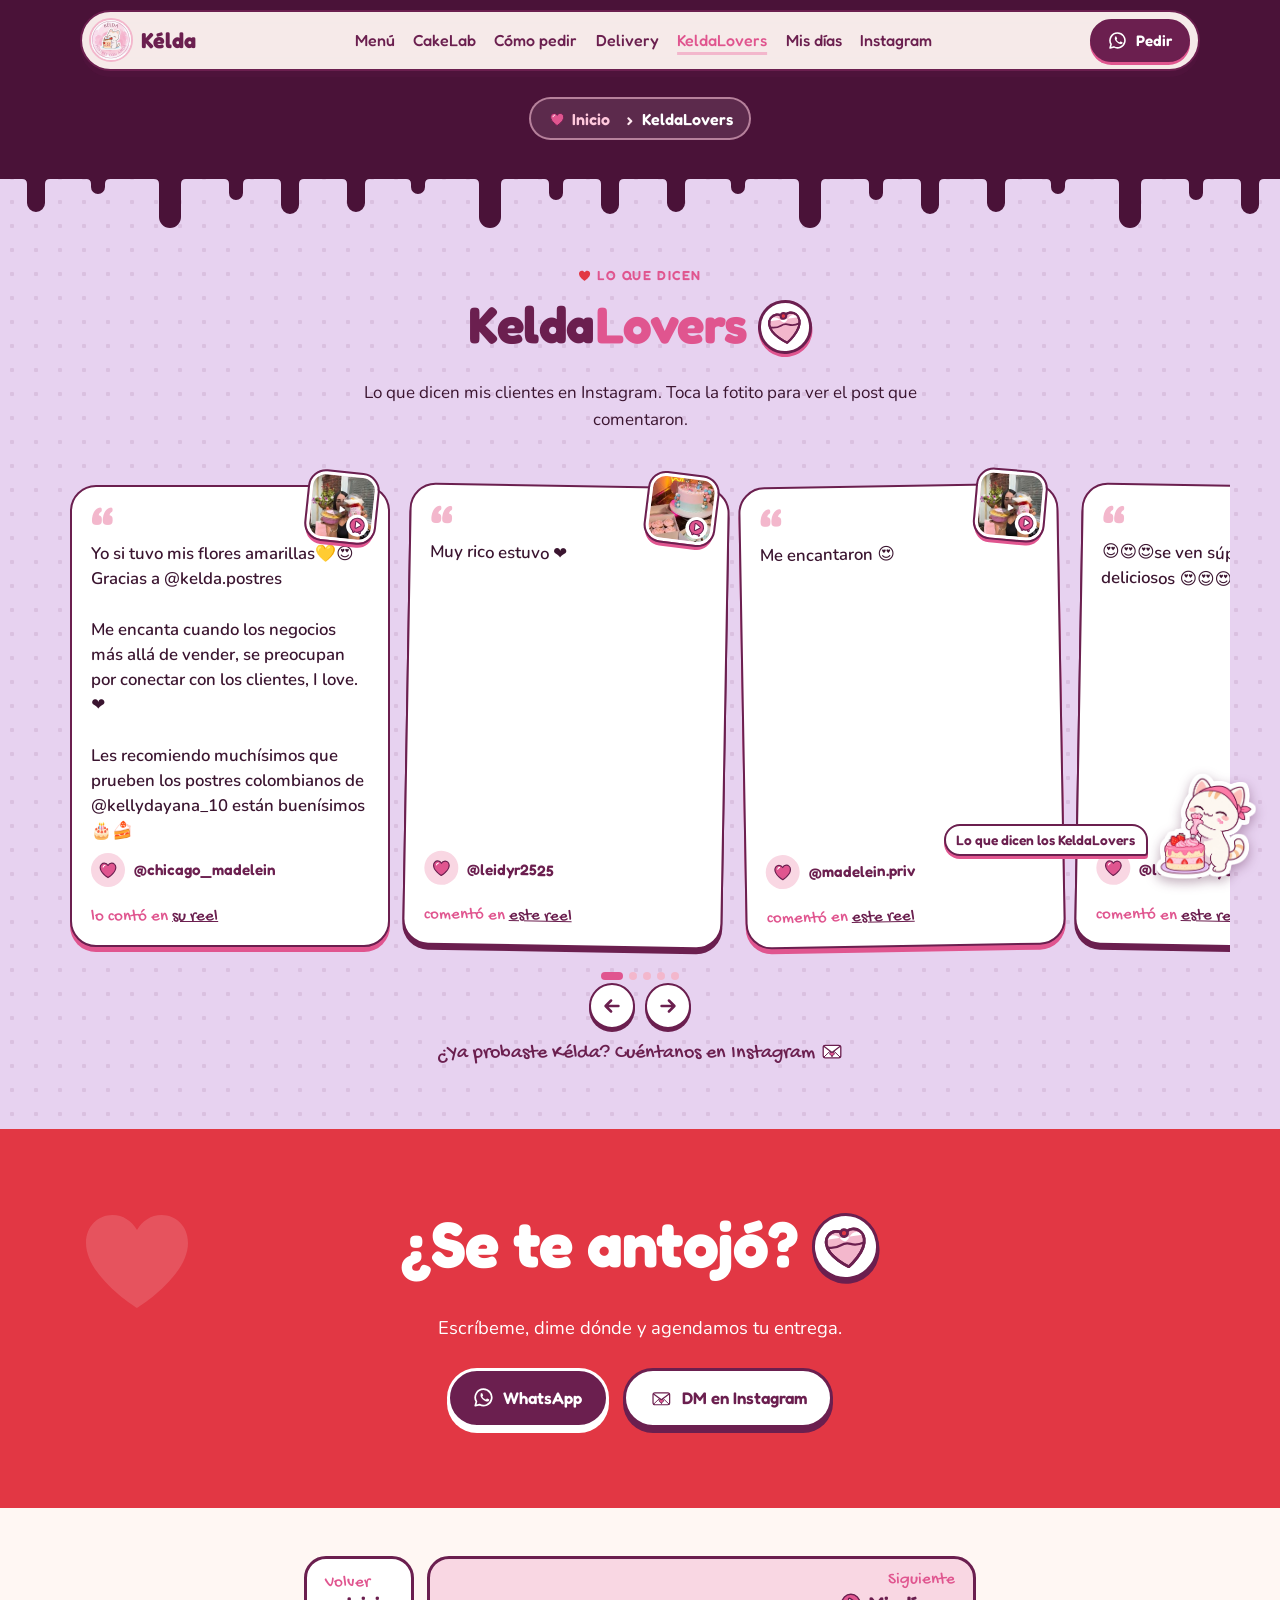
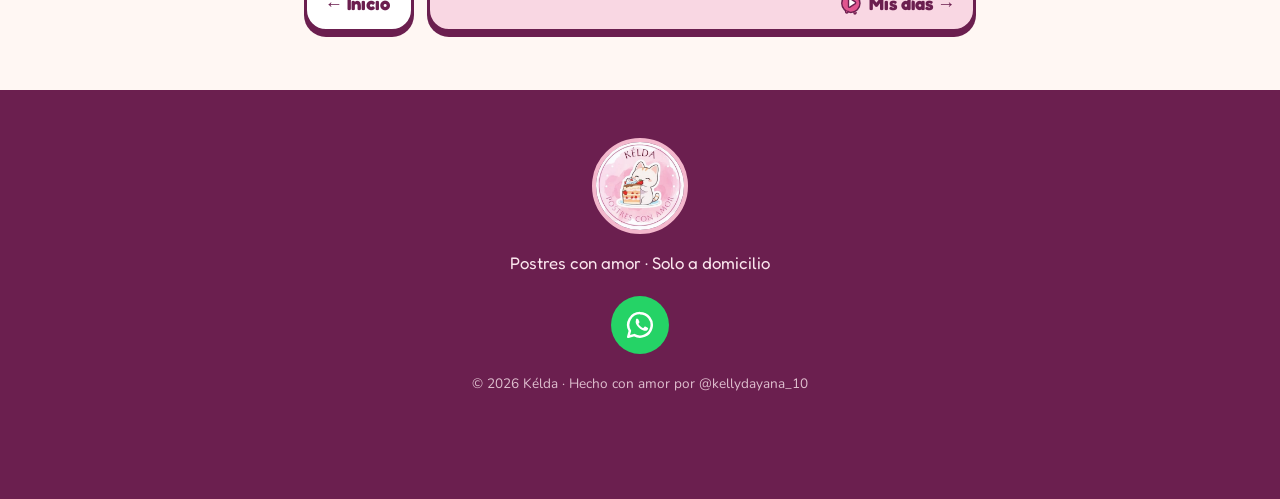
<file: keldalovers.html>
<!doctype html>
<html lang="es">
<head>
<meta charset="utf-8">
<meta name="viewport" content="width=device-width, initial-scale=1">
<title>KeldaLovers · Opiniones · Kélda</title>
<meta name="description" content="Kélda, postrecitos con amor a domicilio · KeldaLovers: Lo que dicen mis clientes.">
<meta property="og:title" content="KeldaLovers · Opiniones · Kélda">
<meta property="og:description" content="Fresas con crema, mousses y cakes personalizados, directo a tu puerta en Chicago y alrededores.">
<meta property="og:image" content="og.jpg">
<meta name="theme-color" content="#4A1238">
<link rel="icon" href="img/logo.jpg">
<link rel="preload" href="fonts/Fredoka-400-700.woff2" as="font" type="font/woff2" crossorigin>
<link rel="stylesheet" href="styles.css?v=5">
</head>
<body class="page-sub" data-page="keldalovers">
<svg width="0" height="0" style="position:absolute" aria-hidden="true">
  <symbol id="sparkle" viewBox="0 0 40 40"><path d="M20 2c1.6 9.5 5.5 14.6 17 18-11.5 3.4-15.4 8.5-17 18-1.6-9.5-5.5-14.6-17-18C14.5 16.6 18.4 11.5 20 2Z" fill="currentColor"/></symbol>
  <symbol id="heart" viewBox="0 0 40 36"><path d="M20 34S3 23.5 3 12.3C3 6.6 7.2 3 11.8 3c3.6 0 6.4 2 8.2 5 1.8-3 4.6-5 8.2-5C32.8 3 37 6.6 37 12.3 37 23.5 20 34 20 34Z" fill="none" stroke="currentColor" stroke-width="3" stroke-linejoin="round"/></symbol>
  <symbol id="heartfill" viewBox="0 0 40 36"><path d="M20 34S3 23.5 3 12.3C3 6.6 7.2 3 11.8 3c3.6 0 6.4 2 8.2 5 1.8-3 4.6-5 8.2-5C32.8 3 37 6.6 37 12.3 37 23.5 20 34 20 34Z" fill="currentColor"/></symbol>
  <symbol id="wa" viewBox="0 0 24 24"><path d="M12 2.5a9.4 9.4 0 0 0-8.1 14.2L2.6 21.4l4.8-1.3A9.4 9.4 0 1 0 12 2.5Z" fill="none" stroke="currentColor" stroke-width="2" stroke-linejoin="round"/><path d="M8.6 7.6c.3-.6.6-.6.9-.6h.6c.2 0 .4.1.6.5l.8 1.9c.1.3 0 .5-.1.7l-.5.6c-.1.2-.2.4 0 .6.4.7 1 1.4 1.6 1.9.7.6 1.4.9 1.8 1.1.2.1.4.1.6-.1l.7-.8c.2-.2.4-.3.7-.2l1.8.9c.3.1.4.3.4.5 0 .5-.2 1.2-.8 1.6-.6.4-1.4.6-2.4.3-1.1-.3-2.6-1-3.9-2.2-1.4-1.3-2.4-2.8-2.7-3.8-.3-1-.1-2.1.3-2.9Z" fill="currentColor"/></symbol>
  <symbol id="car" viewBox="0 0 48 32"><path d="M6 22v-6l5-8c.8-1.2 2-2 3.5-2h17c1.5 0 2.7.8 3.5 2l5 8v6" fill="none" stroke="currentColor" stroke-width="3" stroke-linejoin="round"/><path d="M3 22h42v4H3z" fill="currentColor"/><circle cx="13" cy="26" r="4.5" fill="#fff" stroke="currentColor" stroke-width="3"/><circle cx="35" cy="26" r="4.5" fill="#fff" stroke="currentColor" stroke-width="3"/><path d="M14 15l3-5h14l3 5z" fill="currentColor" opacity=".25"/></symbol>
  <symbol id="arrow" viewBox="0 0 24 24"><path d="M5 12h13M13 6l6 6-6 6" fill="none" stroke="currentColor" stroke-width="2.8" stroke-linecap="round" stroke-linejoin="round"/></symbol>
  <symbol id="star4" viewBox="0 0 40 40"><path d="M20 0l4.5 15.5L40 20l-15.5 4.5L20 40l-4.5-15.5L0 20l15.5-4.5Z" fill="currentColor"/></symbol>
<symbol id="i-manga" viewBox="0 0 48 48"><g fill="none" stroke="#6B1F4F" stroke-width="2.6" stroke-linecap="round" stroke-linejoin="round"><g transform="translate(-3 -3) rotate(-34 24 24)">
<path d="M11.4 6.2c6.6-2.4 18.6-2.4 25.2 0L28.4 30.4h-8.8Z" fill="#F3B7CC"/>
<path d="M11 6.4c1.4-3 4-3.6 5.6-1.4M37 6.4c-1.4-3-4-3.6-5.6-1.4" stroke-width="2.2"/>
<path d="M13.4 11.2c7 1.4 14.2 1.4 21.2 0" stroke-width="2.2"/>
<path d="M19.6 30.4h8.8l-1.8 5.8h-5.2Z" fill="#FFF7F3"/>
<path d="M24 23.6s-4.2-2.5-4.2-5.1c0-1.4 1-2.3 2.2-2.3 1 0 1.6.6 2 1.3.4-.7 1-1.3 2-1.3 1.2 0 2.2.9 2.2 2.3 0 2.6-4.2 5.1-4.2 5.1Z" fill="#E0558F" stroke-width="1.8"/></g>
<path d="M22.6 45c-.8-3 1.4-4.8 4-4.6.4-3.2 6.6-3.6 7.8-.4 3-.4 5.4 1.4 5 5Z" fill="#fff"/>
<path d="M28.8 40.6c1.2-.8 2.6-.9 3.8-.4" stroke-width="1.8"/></g></symbol><symbol id="i-paleta" viewBox="0 0 48 48"><g fill="none" stroke="#6B1F4F" stroke-width="2.6" stroke-linecap="round" stroke-linejoin="round"><path d="M6.8 39.6l8.8-8.8c1.4-1.4 3.5-1.4 4.6-.3s1.1 3.2-.3 4.6l-8.8 8.8c-1.4 1.4-3.4 1.5-4.6.3s-1.1-3.2.3-4.6Z" fill="#E0558F"/>
<path d="M19.4 29.8l3.6-1.4 15.2-15.3c2.4-2.4 6.2-.6 5 2.6L28.6 30.8l-3.4 1.4" fill="#FFF7F3"/>
<path d="M33.8 17.4c2.2-.6 3.4.6 3 2.6-2.6 2.8-5.4 5.5-7.6 7.3-1.6.4-2.6-.8-1.8-2.4Z" fill="#F3B7CC" stroke-width="2"/>
<path d="M10 37.2l2.6 2.6" stroke-width="2"/></g></symbol><symbol id="i-vasito" viewBox="0 0 48 48"><g fill="none" stroke="#6B1F4F" stroke-width="2.6" stroke-linecap="round" stroke-linejoin="round"><path d="M12.6 19.4h22.8l-3 22.4c-.2 1.4-1.4 2.4-2.8 2.4H18.4c-1.4 0-2.6-1-2.8-2.4Z" fill="#fff"/>
<path d="M13.4 25.4c3.6 1.6 6.8-1.2 10.6.2s7.4 1.2 10.6-.4" stroke-width="2.2"/>
<path d="M14.6 33.4c3.4 1.4 6.4-1 9.4.2s6.6 1.2 9.4-.2" stroke-width="2.2"/>
<path d="M13.2 27.4l1.4 6 3.4-.6 6-.6 6.2.6 3.4-.4 1-5.2-3.8-.8c-3.4.8-5.2.2-7.4-.6-2.6-.4-5.2 1.6-8 .6Z" fill="#F3B7CC" stroke="none"/>
<path d="M11 19.4c0-6 5.6-9.6 13-9.6s13 3.6 13 9.6Z" fill="#FFF7F3"/>
<path d="M18.4 14.8c2-1.8 5.4-2.4 8.2-1.4"/>
<path d="M29.4 11.6l6.6-7.2" stroke-width="3.2"/>
<circle cx="21.2" cy="7.6" r="3" fill="#E23744"/></g></symbol><symbol id="i-mousse" viewBox="0 0 48 48"><g fill="none" stroke="#6B1F4F" stroke-width="2.6" stroke-linecap="round" stroke-linejoin="round"><path d="M8 27.4h32l-2.6 12.4c-.4 1.8-2 3-3.8 3H14.4c-1.8 0-3.4-1.2-3.8-3Z" fill="#F3B7CC"/>
<path d="M14.4 31v7.6M20.8 31v8M27.2 31v8M33.6 31v7.6" stroke-width="2"/>
<path d="M10.6 27.4c0-9.6 6-15 13.4-15s13.4 5.4 13.4 15Z" fill="#FFE7A3"/>
<path d="M17.4 18.8c1.8-1.8 4-2.6 6.6-2.6" stroke-width="2.2"/>
<path d="M26.4 12.6c.2-2.6 2-4.6 4.6-5.2-.2 2.8-2 4.8-4.6 5.2Z" fill="#7BC79A" stroke-width="2"/></g></symbol><symbol id="i-cupcake" viewBox="0 0 48 48"><g fill="none" stroke="#6B1F4F" stroke-width="2.6" stroke-linecap="round" stroke-linejoin="round"><path d="M12.6 27h22.8l-3 14.6c-.2 1.2-1.2 2-2.4 2H18c-1.2 0-2.2-.8-2.4-2Z" fill="#CDE7F5"/>
<path d="M19 27.6l1.2 15.6M24 27.6v15.6M29 27.6l-1.2 15.6" stroke-width="2"/>
<path d="M10.6 27.2c-2.4-.6-2.6-4.6.4-5.6-1.2-3.6 2-6.4 5.4-5.4.4-3.6 4.4-5.4 7.6-3.6 3.4-1.8 7.6 0 7.6 3.6 3.4-1 6.6 1.8 5.4 5.4 3 1 2.8 5 .4 5.6Z" fill="#FFC8DC"/>
<path d="M15.6 21.8c2.6.8 5 .4 7-1M26.2 18.6c2.4 1.2 5 1.2 6.8.2" stroke-width="2"/>
<path d="M24 11.4s-3.6-2-3.6-4.3c0-1.2.9-2 1.9-2 .8 0 1.4.5 1.7 1.1.3-.6.9-1.1 1.7-1.1 1 0 1.9.8 1.9 2 0 2.3-3.6 4.3-3.6 4.3Z" fill="#E23744" stroke-width="1.8"/></g></symbol><symbol id="i-cake" viewBox="0 0 48 48"><g fill="none" stroke="#6B1F4F" stroke-width="2.6" stroke-linecap="round" stroke-linejoin="round"><ellipse cx="24" cy="42" rx="18" ry="3.2" fill="#fff"/>
<path d="M9.6 24.4h28.8v15.2c0 1.2-1 2.2-2.2 2.2H11.8c-1.2 0-2.2-1-2.2-2.2Z" fill="#FFF7F3"/>
<path d="M9.6 32.4h28.8" stroke-width="2.2"/>
<path d="M9.6 24.4c0-3.2 2-4.8 5-4.8h18.8c3 0 5 1.6 5 4.8v3.2c0 1.8-2.4 1.8-2.6 0-.4-2-2.8-2-3 .2-.2 3.2-3.8 3.2-4 0-.2-2.2-2.8-2.2-3.2 0-.4 2.4-3.6 2.4-4 0-.4-2.2-2.8-2.2-3.2.2-.2 2-3 2-3.2-.4-.2-1.8-2.6-1.8-3 0-.4 1.4-2.2 1.4-2.6 0Z" fill="#F3B7CC"/>
<path d="M24 19.6v-7" stroke-width="3"/>
<path d="M24 4.6c1.8 2 2.4 3.6 1.4 5-.8 1-2 1-2.8 0-1-1.4-.4-3 1.4-5Z" fill="#FFE7A3" stroke-width="2"/></g></symbol><symbol id="i-carta" viewBox="0 0 48 48"><g fill="none" stroke="#6B1F4F" stroke-width="2.6" stroke-linecap="round" stroke-linejoin="round"><rect x="6.4" y="12.6" width="35.2" height="25" rx="4" fill="#fff"/>
<path d="M7.6 14.6 24 27.2l16.4-12.6" />
<path d="M7.8 36.2l11.4-11M40.2 36.2 28.8 25.2" stroke-width="2"/>
<path d="M24 34.4s-4.6-2.8-4.6-5.6c0-1.6 1.1-2.5 2.4-2.5 1 0 1.8.6 2.2 1.4.4-.8 1.2-1.4 2.2-1.4 1.3 0 2.4.9 2.4 2.5 0 2.8-4.6 5.6-4.6 5.6Z" fill="#E0558F" stroke-width="2"/></g></symbol><symbol id="i-chat" viewBox="0 0 48 48"><g fill="none" stroke="#6B1F4F" stroke-width="2.6" stroke-linecap="round" stroke-linejoin="round"><path d="M24 7.4c9.6 0 17.2 6.2 17.2 14s-7.6 14-17.2 14c-1.8 0-3.6-.2-5.2-.6L10.4 40l1.8-7.8C8.8 29.6 6.8 25.8 6.8 21.4c0-7.8 7.6-14 17.2-14Z" fill="#FFC8DC"/>
<path d="M24 28.4s-6-3.6-6-7.4c0-2 1.5-3.3 3.1-3.3 1.4 0 2.4.8 2.9 1.9.5-1.1 1.5-1.9 2.9-1.9 1.6 0 3.1 1.3 3.1 3.3 0 3.8-6 7.4-6 7.4Z" fill="#E0558F"/></g></symbol><symbol id="i-batidor" viewBox="0 0 48 48"><g fill="none" stroke="#6B1F4F" stroke-width="2.6" stroke-linecap="round" stroke-linejoin="round"><path d="M10.4 41.8l9-9" stroke-width="4.4"/>
<path d="M20.2 31.4c-4-6.6-2.4-18.4 6.6-23.6 6.8-3.8 14.6 4 10.8 10.8-5.2 9-17 10.6-23.6 6.6Z" fill="#FFF7F3"/>
<path d="M20.4 31.2c.6-7.2 4.4-14.8 11.8-20.2M20.8 31.4c6-1.4 12.6-5 17-12.4M20.4 31c2.4-8 9-15.6 15.8-18.6" stroke-width="2"/></g></symbol><symbol id="i-caja" viewBox="0 0 48 48"><g fill="none" stroke="#6B1F4F" stroke-width="2.6" stroke-linecap="round" stroke-linejoin="round"><path d="M7.6 19.6h32.8v19.6c0 1.6-1.2 2.8-2.8 2.8H10.4c-1.6 0-2.8-1.2-2.8-2.8Z" fill="#F3B7CC"/>
<path d="M5.6 14.4c0-1.2 1-2.2 2.2-2.2h32.4c1.2 0 2.2 1 2.2 2.2v5.2H5.6Z" fill="#FFF7F3"/>
<path d="M17.6 12.2c0-4.4 2.8-7 6.4-7s6.4 2.6 6.4 7" stroke-width="2.4"/>
<rect x="13.4" y="24.2" width="21.2" height="13" rx="3" fill="#fff"/>
<path d="M17.4 37.2v-4.4c0-1.4 1.2-2.6 2.6-2.6h8c1.4 0 2.6 1.2 2.6 2.6v4.4" fill="#FFF7F3" stroke-width="2"/>
<path d="M17.2 31.6c0-3 3-5 6.8-5s6.8 2 6.8 5" fill="#FFC8DC" stroke-width="2"/>
<circle cx="24" cy="25" r="1.8" fill="#E23744" stroke-width="1.4"/>
<path d="M36.6 40.2s-3.4-2-3.4-4.1c0-1.1.8-1.8 1.7-1.8.8 0 1.4.5 1.7 1.1.3-.6.9-1.1 1.7-1.1.9 0 1.7.7 1.7 1.8 0 2.1-3.4 4.1-3.4 4.1Z" fill="#E0558F" stroke-width="1.6"/></g></symbol><symbol id="i-pin" viewBox="0 0 48 48"><g fill="none" stroke="#6B1F4F" stroke-width="2.6" stroke-linecap="round" stroke-linejoin="round"><path d="M24 44s-13.2-12.4-13.2-23.2C10.8 13.2 16.6 7 24 7s13.2 6.2 13.2 13.8C37.2 31.6 24 44 24 44Z" fill="#E0558F"/>
<path d="M24 26.6s-5.4-3.2-5.4-6.6c0-1.8 1.4-3 2.8-3 1.2 0 2.2.7 2.6 1.7.4-1 1.4-1.7 2.6-1.7 1.4 0 2.8 1.2 2.8 3 0 3.4-5.4 6.6-5.4 6.6Z" fill="#fff" stroke-width="2"/></g></symbol><symbol id="i-cal" viewBox="0 0 48 48"><g fill="none" stroke="#6B1F4F" stroke-width="2.6" stroke-linecap="round" stroke-linejoin="round"><rect x="7.4" y="10.4" width="33.2" height="30.4" rx="5" fill="#fff"/>
<path d="M7.4 15.4c0-2.8 2.2-5 5-5h23.2c2.8 0 5 2.2 5 5v3.4H7.4Z" fill="#F3B7CC"/>
<path d="M16 6.6v7M32 6.6v7" stroke-width="3"/>
<path d="M24 35.4s-5.6-3.4-5.6-6.8c0-1.8 1.4-3.1 2.9-3.1 1.3 0 2.2.8 2.7 1.8.5-1 1.4-1.8 2.7-1.8 1.5 0 2.9 1.3 2.9 3.1 0 3.4-5.6 6.8-5.6 6.8Z" fill="#E0558F" stroke-width="2"/></g></symbol><symbol id="i-slice" viewBox="0 0 48 48"><g fill="none" stroke="#6B1F4F" stroke-width="2.6" stroke-linecap="round" stroke-linejoin="round"><path d="M24 43.2S5.6 31.6 5.6 18.6C5.6 12 10.4 7.8 15.8 7.8c3.8 0 6.6 2 8.2 5 1.6-3 4.4-5 8.2-5 5.4 0 10.2 4.2 10.2 10.8 0 13-18.4 24.6-18.4 24.6Z" fill="#F3B7CC"/>
<path d="M6.4 22.2c5.4 1.4 9.4 1.2 13-.4 3.2-1.4 6.2-1.4 9.4 0 3.8 1.6 8 1.8 12.8.4" stroke-width="2.2"/>
<path d="M6.6 14.6c3.4-5 9.6-4.6 13 .6 1.8 2.8 3.8 3.4 4.4 3.4s2.6-.6 4.4-3.4c3.4-5.2 9.6-5.6 13-.6" fill="#fff" stroke="none"/>
<path d="M24 43.2S5.6 31.6 5.6 18.6C5.6 12 10.4 7.8 15.8 7.8c3.8 0 6.6 2 8.2 5 1.6-3 4.4-5 8.2-5 5.4 0 10.2 4.2 10.2 10.8 0 13-18.4 24.6-18.4 24.6Z"/>
<circle cx="24" cy="10.6" r="3.4" fill="#E23744"/></g></symbol><symbol id="i-play" viewBox="0 0 48 48"><g fill="none" stroke="#6B1F4F" stroke-width="2.6" stroke-linecap="round" stroke-linejoin="round"><circle cx="24" cy="23" r="17" fill="#E0558F"/>
<path d="M19.6 15.2c0-1.4 1.4-2.2 2.6-1.4l10 6.6c1 .8 1 2.4 0 3.2l-10 6.6c-1.2.8-2.6 0-2.6-1.4Z" fill="#fff"/>
<path d="M14 36.4c0 2.4.6 4.8 2.4 4.8s2.2-2.2 2.2-3.6M29.6 39.4c0 1.8.8 3.6 2.2 3.6s2-1.6 2-3.2" fill="#E0558F"/></g></symbol><symbol id="i-chispa" viewBox="0 0 48 48"><g fill="none" stroke="#6B1F4F" stroke-width="2.6" stroke-linecap="round" stroke-linejoin="round"><path d="M20 5.6c1.6 9.2 5 13.2 14.6 14.6C25 21.6 21.6 25.6 20 34.8 18.4 25.6 15 21.6 5.4 20.2 15 18.8 18.4 14.8 20 5.6Z" fill="#FFC8DC"/>
<path d="M36.6 28.6c.8 4.4 2.4 6.2 6.8 7-4.4.8-6 2.6-6.8 7-.8-4.4-2.4-6.2-6.8-7 4.4-.8 6-2.6 6.8-7Z" fill="#E0558F" stroke-width="2"/></g></symbol><symbol id="i-cuchara" viewBox="0 0 48 48"><g fill="none" stroke="#6B1F4F" stroke-width="2.6" stroke-linecap="round" stroke-linejoin="round"><path d="M27.6 22.6 41.2 38c1.2 1.4 1 3.2-.2 4.2s-3 .8-4-.6L24.6 25.2" fill="#E0558F"/>
<ellipse cx="18.4" cy="16.6" rx="10.4" ry="8.4" transform="rotate(42 18.4 16.6)" fill="#fff"/>
<path d="M11.4 17.6c1.6-4.6 5.6-7.4 9.6-6.6" stroke-width="2.2"/>
<path d="M33 9.4s-3-1.8-3-3.6c0-1 .7-1.6 1.5-1.6.7 0 1.2.4 1.5 1 .3-.6.8-1 1.5-1 .8 0 1.5.6 1.5 1.6 0 1.8-3 3.6-3 3.6ZM41 18.2s-2.4-1.4-2.4-2.9c0-.8.6-1.3 1.2-1.3.5 0 1 .3 1.2.8.2-.5.7-.8 1.2-.8.6 0 1.2.5 1.2 1.3 0 1.5-2.4 2.9-2.4 2.9Z" fill="#E0558F" stroke-width="1.6"/></g></symbol><symbol id="i-heart" viewBox="0 0 48 48"><g fill="none" stroke="#6B1F4F" stroke-width="2.6" stroke-linecap="round" stroke-linejoin="round"><path d="M24 40.6S7 30 7 18.6C7 12.8 11.2 9 16 9c3.6 0 6.4 2 8 5 1.6-3 4.4-5 8-5 4.8 0 9 3.8 9 9.6C41 30 24 40.6 24 40.6Z" fill="#E0558F"/>
<path d="M13.4 17.6c.4-2.4 2-3.8 4-4" stroke="#fff" stroke-width="2.4"/></g></symbol><symbol id="i-web" viewBox="0 0 48 48"><g fill="none" stroke="#6B1F4F" stroke-width="2.6" stroke-linecap="round" stroke-linejoin="round"><circle cx="24" cy="24" r="18" fill="#E23744"/>
<path d="M24 6v36M6 24h36M11.3 11.3l25.4 25.4M36.7 11.3 11.3 36.7" stroke="#fff" stroke-width="1.6"/>
<path d="M24 14.6l6.6 2.8 2.8 6.6-2.8 6.6-6.6 2.8-6.6-2.8-2.8-6.6 2.8-6.6ZM24 20l2.8 1.2L28 24l-1.2 2.8L24 28l-2.8-1.2L20 24l1.2-2.8Z" stroke="#fff" stroke-width="1.6"/>
<circle cx="24" cy="24" r="18"/></g></symbol><symbol id="i-bow" viewBox="0 0 48 48"><g fill="none" stroke="#6B1F4F" stroke-width="2.6" stroke-linecap="round" stroke-linejoin="round"><path d="M24 23.4C17 11.6 5.6 11.8 6 21.4c.4 8.6 11.6 8.6 18 2ZM24 23.4c7-11.8 18.4-11.6 18 -2-.4 8.6-11.6 8.6-18 2Z" fill="#E23744"/>
<path d="M21.6 26l-5.2 13.6 4.6-1.6 1.8 4 1.2-14M26.4 26l5.2 13.6-4.6-1.6-1.8 4-1.2-14" fill="#E23744"/>
<circle cx="24" cy="23.4" r="4.4" fill="#C21F33"/></g></symbol><symbol id="i-bear" viewBox="0 0 48 48"><g fill="none" stroke="#6B1F4F" stroke-width="2.6" stroke-linecap="round" stroke-linejoin="round"><circle cx="13" cy="13.4" r="6" fill="#C99A6E"/><circle cx="35" cy="13.4" r="6" fill="#C99A6E"/>
<circle cx="13" cy="13.4" r="2.4" fill="#FFC8DC" stroke="none"/><circle cx="35" cy="13.4" r="2.4" fill="#FFC8DC" stroke="none"/>
<circle cx="24" cy="26" r="15.4" fill="#C99A6E"/>
<ellipse cx="24" cy="31.4" rx="7.2" ry="5.6" fill="#F3E1CC"/>
<circle cx="18" cy="23.4" r="1.8" fill="#6B1F4F" stroke="none"/><circle cx="30" cy="23.4" r="1.8" fill="#6B1F4F" stroke="none"/>
<path d="M24 29.2c-1.4 0-2.4.6-2.4 1.2s1.4 1.6 2.4 1.6 2.4-1 2.4-1.6-1-1.2-2.4-1.2Z" fill="#6B1F4F" stroke-width="1.4"/>
<path d="M21.6 34.2c1.4 1.2 3.4 1.2 4.8 0" stroke-width="1.8"/></g></symbol><symbol id="i-velita" viewBox="0 0 48 48"><g fill="none" stroke="#6B1F4F" stroke-width="2.6" stroke-linecap="round" stroke-linejoin="round"><path d="M10 30.4h28v8.8c0 1.4-1.2 2.6-2.6 2.6H12.6c-1.4 0-2.6-1.2-2.6-2.6Z" fill="#E7D2F0"/>
<path d="M10 30.4c0-2 1.4-3.2 3.4-3.2h21.2c2 0 3.4 1.2 3.4 3.2v1.4c0 1.4-2.2 1.4-2.4 0-.4-1.6-2.6-1.6-2.8 0-.2 2.4-3.6 2.4-3.8 0-.2-1.6-2.6-1.6-3 0-.4 1.8-3.4 1.8-3.8 0-.2-1.6-2.6-1.6-3 0-.2 1.4-2.2 1.4-2.4 0Z" fill="#fff"/>
<rect x="15" y="15.2" width="4.4" height="12" rx="1.6" fill="#CDE7F5"/><rect x="21.8" y="13.2" width="4.4" height="14" rx="1.6" fill="#FFC8DC"/><rect x="28.6" y="15.2" width="4.4" height="12" rx="1.6" fill="#FFE7A3"/>
<path d="M17.2 8.4c1.4 1.6 1.8 2.8 1 3.8-.6.8-1.6.8-2.2 0-.6-1 0-2.2 1.2-3.8ZM24 6.2c1.4 1.6 1.8 2.8 1 3.8-.6.8-1.6.8-2.2 0-.6-1 0-2.2 1.2-3.8ZM30.8 8.4c1.4 1.6 1.8 2.8 1 3.8-.6.8-1.6.8-2.2 0-.6-1 0-2.2 1.2-3.8Z" fill="#F5A623" stroke-width="1.6"/></g></symbol><symbol id="i-flor" viewBox="0 0 48 48"><g fill="none" stroke="#6B1F4F" stroke-width="2.6" stroke-linecap="round" stroke-linejoin="round"><g fill="#FFC8DC"><circle cx="24" cy="12.6" r="7"/><circle cx="34.8" cy="20.4" r="7"/><circle cx="30.6" cy="33" r="7"/><circle cx="17.4" cy="33" r="7"/><circle cx="13.2" cy="20.4" r="7"/></g>
<circle cx="24" cy="23.6" r="6" fill="#FFE7A3"/>
<path d="M20.4 22.4c.6-1.4 1.8-2.2 3.2-2.2" stroke-width="1.8"/></g></symbol><symbol id="i-drip" viewBox="0 0 48 48"><g fill="none" stroke="#6B1F4F" stroke-width="2.6" stroke-linecap="round" stroke-linejoin="round"><path d="M9.6 18.4h28.8v20.6c0 1.4-1.2 2.6-2.6 2.6H12.2c-1.4 0-2.6-1.2-2.6-2.6Z" fill="#fff"/>
<path d="M9.6 18.4c0-3 2-4.6 4.8-4.6h19.2c2.8 0 4.8 1.6 4.8 4.6v4.4c0 2-2.6 2-2.8 0v-.4c0-1.6-2.8-1.6-2.8 0v5c0 2.4-3.6 2.4-3.6 0v-3c0-1.6-2.8-1.6-2.8 0v1c0 2.2-3.4 2.2-3.4 0v-2.6c0-1.6-2.8-1.6-2.8 0v6.6c0 2.6-3.8 2.6-3.8 0Z" fill="#E7B98A"/>
<circle cx="24" cy="10" r="3" fill="#fff"/></g></symbol><symbol id="i-nota" viewBox="0 0 48 48"><g fill="none" stroke="#6B1F4F" stroke-width="2.6" stroke-linecap="round" stroke-linejoin="round"><path d="M11.4 8.4h18.4l7.6 7.6v21.8c0 1.6-1.2 2.8-2.8 2.8H11.4c-1.6 0-2.8-1.2-2.8-2.8v-26.6c0-1.6 1.2-2.8 2.8-2.8Z" fill="#fff"/>
<path d="M29.8 8.4v5c0 1.4 1.2 2.6 2.6 2.6h5" fill="#F3B7CC"/>
<path d="M14.4 21.6h14.8M14.4 27.2h9.6" stroke-width="2.2"/>
<path d="M27.8 36.2s-4-2.4-4-4.8c0-1.4 1-2.2 2-2.2.9 0 1.6.5 2 1.2.4-.7 1.1-1.2 2-1.2 1 0 2 .8 2 2.2 0 2.4-4 4.8-4 4.8Z" fill="#E0558F" stroke-width="1.8"/></g></symbol></svg>

<a class="skip" href="#main">Saltar al contenido</a>

<header class="nav" id="top">
  <a class="nav__brand" href="index.html" data-sec="top" aria-label="Kélda, inicio">
    <img src="img/logo.jpg" alt="" width="44" height="44">
    <span>Kélda</span>
  </a>
  <nav class="nav__main" aria-label="Páginas">
    <ul class="nav__links">
      <li><a href="menu.html" data-sec="menu">Menú</a></li><li><a href="cakelab.html" data-sec="cakelab">CakeLab</a></li><li><a href="como-pedir.html" data-sec="como-pedir">Cómo pedir</a></li><li><a href="delivery.html" data-sec="delivery">Delivery</a></li><li><a href="keldalovers.html" data-sec="keldalovers" aria-current="page">KeldaLovers</a></li><li><a href="mis-dias.html" data-sec="mis-dias">Mis días</a></li><li><a href="instagram.html" data-sec="instagram">Instagram</a></li>
    </ul>
  </nav>
  <div class="nav__end">
    <a class="btn btn--sm btn--plum" href="https://wa.me/18157636521?text=%C2%A1Hola%20K%C3%A9lda%21%20Vi%20tu%20p%C3%A1gina%20y%20quiero%20pedir%20unos%20postrecitos.%20%C2%BFMe%20ayudas%3F" data-placeholder="whatsapp"><svg aria-hidden="true"><use href="#wa"/></svg><span>Pedir</span></a>
    <button class="nav__toggle" type="button" aria-expanded="false" aria-controls="nav-panel" aria-label="Abrir el menú de secciones"><span class="burger" aria-hidden="true"><i></i><i></i><i></i></span></button>
  </div>
  <nav class="nav__panel" id="nav-panel" aria-label="Todas las secciones" hidden>
    <p>¿A dónde vamos?</p>
    <ul><li><a href="index.html" data-sec="top"><svg class="ic" aria-hidden="true"><use href="#i-heart"/></svg>Inicio</a></li><li><a href="menu.html" data-sec="menu"><svg class="ic" aria-hidden="true"><use href="#i-vasito"/></svg>Menú</a></li><li><a href="cakelab.html" data-sec="cakelab"><svg class="ic" aria-hidden="true"><use href="#i-manga"/></svg>CakeLab</a></li><li><a href="como-pedir.html" data-sec="como-pedir"><svg class="ic" aria-hidden="true"><use href="#i-chat"/></svg>Cómo pedir</a></li><li><a href="delivery.html" data-sec="delivery"><svg class="ic" aria-hidden="true"><use href="#i-caja"/></svg>Delivery</a></li><li><a href="keldalovers.html" data-sec="keldalovers" aria-current="page"><svg class="ic" aria-hidden="true"><use href="#i-slice"/></svg>KeldaLovers</a></li><li><a href="mis-dias.html" data-sec="mis-dias"><svg class="ic" aria-hidden="true"><use href="#i-play"/></svg>Mis días</a></li><li><a href="instagram.html" data-sec="instagram"><svg class="ic" aria-hidden="true"><use href="#i-chispa"/></svg>Instagram</a></li></ul>
  </nav>
</header>

<main id="main">
<div class="phero">
  <nav class="crumbs" aria-label="Estás aquí"><a href="index.html" data-sec="top"><svg class="ic" aria-hidden="true"><use href="#i-heart"/></svg>Inicio</a><span aria-hidden="true">›</span><span aria-current="page">KeldaLovers</span></nav>
  <div class="hero__drip" aria-hidden="true"></div>
</div>
<section class="lovers" id="keldalovers" aria-labelledby="lovers-title">
  <div class="sec-head">
    <p class="kicker"><svg class="ico" aria-hidden="true"><use href="#heartfill"/></svg>Lo que dicen</p>
    <h2 id="lovers-title">Kelda<span class="lv">Lovers</span> <span class="h2ico"><svg class="ic" aria-hidden="true"><use href="#i-slice"/></svg></span></h2>
    <p>Lo que dicen mis clientes en Instagram. Toca la fotito para ver el post que comentaron.</p>
  </div>
  <ul class="rail" tabindex="0" aria-label="Opiniones de clientes: desliza para ver más">
    <li class="lcard"><a class="lcard__post" href="https://www.instagram.com/reel/DdmD2L7OiJF/" target="_blank" rel="noopener" aria-label="Ver en Instagram el reel de @chicago_madelein"><img src="img/ig/t_DdmD2L7OiJF.jpg" alt="" width="180" height="180" loading="lazy"><span class="lcard__pb"><svg class="ic" aria-hidden="true"><use href="#i-play"/></svg></span></a><span class="lcard__q" aria-hidden="true">“</span><blockquote>Yo si tuvo mis flores amarillas💛😍 Gracias a @kelda.postres <br><br>Me encanta cuando los negocios más allá de vender, se preocupan por conectar con los clientes, I love. ❤️<br><br>Les recomiendo muchísimos que prueben los postres colombianos de @kellydayana_10 están buenísimos🎂🍰</blockquote><p class="lcard__who"><i aria-hidden="true"><svg class="ic" aria-hidden="true"><use href="#i-heart"/></svg></i><a href="https://www.instagram.com/chicago_madelein/" target="_blank" rel="noopener">@chicago_madelein</a></p><p class="lcard__on">lo contó en <a href="https://www.instagram.com/reel/DdmD2L7OiJF/" target="_blank" rel="noopener">su reel</a></p></li><li class="lcard"><a class="lcard__post" href="https://www.instagram.com/p/DecNv95OwZG/" target="_blank" rel="noopener" aria-label="Ver en Instagram el reel que comentó @leidyr2525"><img src="img/ig/t_DecNv95OwZG.jpg" alt="" width="180" height="180" loading="lazy"><span class="lcard__pb"><svg class="ic" aria-hidden="true"><use href="#i-play"/></svg></span></a><span class="lcard__q" aria-hidden="true">“</span><blockquote>Muy rico estuvo ❤️</blockquote><p class="lcard__who"><i aria-hidden="true"><svg class="ic" aria-hidden="true"><use href="#i-heart"/></svg></i><a href="https://www.instagram.com/leidyr2525/" target="_blank" rel="noopener">@leidyr2525</a></p><p class="lcard__on">comentó en <a href="https://www.instagram.com/p/DecNv95OwZG/" target="_blank" rel="noopener">este reel</a></p></li><li class="lcard"><a class="lcard__post" href="https://www.instagram.com/reel/DdmD2L7OiJF/" target="_blank" rel="noopener" aria-label="Ver en Instagram el reel que comentó @madelein.priv"><img src="img/ig/t_DdmD2L7OiJF.jpg" alt="" width="180" height="180" loading="lazy"><span class="lcard__pb"><svg class="ic" aria-hidden="true"><use href="#i-play"/></svg></span></a><span class="lcard__q" aria-hidden="true">“</span><blockquote>Me encantaron 😍</blockquote><p class="lcard__who"><i aria-hidden="true"><svg class="ic" aria-hidden="true"><use href="#i-heart"/></svg></i><a href="https://www.instagram.com/madelein.priv/" target="_blank" rel="noopener">@madelein.priv</a></p><p class="lcard__on">comentó en <a href="https://www.instagram.com/reel/DdmD2L7OiJF/" target="_blank" rel="noopener">este reel</a></p></li><li class="lcard"><a class="lcard__post" href="https://www.instagram.com/reel/DdmD2L7OiJF/" target="_blank" rel="noopener" aria-label="Ver en Instagram el reel que comentó @luzmagalycontrerasquintero"><img src="img/ig/t_DdmD2L7OiJF.jpg" alt="" width="180" height="180" loading="lazy"><span class="lcard__pb"><svg class="ic" aria-hidden="true"><use href="#i-play"/></svg></span></a><span class="lcard__q" aria-hidden="true">“</span><blockquote>😍😍😍se ven súper deliciosos 😍😍😍</blockquote><p class="lcard__who"><i aria-hidden="true"><svg class="ic" aria-hidden="true"><use href="#i-heart"/></svg></i><a href="https://www.instagram.com/luzmagalycontrerasquintero/" target="_blank" rel="noopener">@luzmagalycontrerasquintero</a></p><p class="lcard__on">comentó en <a href="https://www.instagram.com/reel/DdmD2L7OiJF/" target="_blank" rel="noopener">este reel</a></p></li><li class="lcard"><a class="lcard__post" href="https://www.instagram.com/p/DecNv95OwZG/" target="_blank" rel="noopener" aria-label="Ver en Instagram el reel que comentó @colombianas_enchicago"><img src="img/ig/t_DecNv95OwZG.jpg" alt="" width="180" height="180" loading="lazy"><span class="lcard__pb"><svg class="ic" aria-hidden="true"><use href="#i-play"/></svg></span></a><span class="lcard__q" aria-hidden="true">“</span><blockquote>Que hermoso ❤️</blockquote><p class="lcard__who"><i aria-hidden="true"><svg class="ic" aria-hidden="true"><use href="#i-heart"/></svg></i><a href="https://www.instagram.com/colombianas_enchicago/" target="_blank" rel="noopener">@colombianas_enchicago</a></p><p class="lcard__on">comentó en <a href="https://www.instagram.com/p/DecNv95OwZG/" target="_blank" rel="noopener">este reel</a></p></li>
  </ul>
  <div class="rail-dots" aria-hidden="true"></div>
  <div class="rail-nav"><button class="rail-btn" type="button" data-dir="-1" aria-label="Opinión anterior"><svg aria-hidden="true" style="transform:scaleX(-1)"><use href="#arrow"/></svg></button><button class="rail-btn" type="button" data-dir="1" aria-label="Siguiente opinión"><svg aria-hidden="true"><use href="#arrow"/></svg></button></div>
  <p class="lovers__note">¿Ya probaste Kélda? Cuéntanos en Instagram <svg class="ic" aria-hidden="true"><use href="#i-carta"/></svg></p>
</section>
<section class="final" id="pedir" aria-labelledby="final-title">
  <svg class="doodle d5" aria-hidden="true"><use href="#heartfill"/></svg>
  <h2 id="final-title">¿Se te antojó? <span class="h2ico"><svg class="ic" aria-hidden="true"><use href="#i-slice"/></svg></span></h2>
  <p>Escríbeme, dime dónde y agendamos tu entrega.</p>
  <div class="cta cta--center">
    <a class="btn btn--plum" href="https://wa.me/18157636521?text=%C2%A1Hola%20K%C3%A9lda%21%20Quiero%20un%20pastel%20para%20una%20ocasi%C3%B3n%20especial.%20%C2%BFMe%20ayudas%3F" data-placeholder="whatsapp"><svg aria-hidden="true"><use href="#wa"/></svg>WhatsApp</a>
    <a class="btn btn--white" href="https://ig.me/m/kelda.postres"><svg class="ic" aria-hidden="true"><use href="#i-carta"/></svg>DM en Instagram</a>
  </div>
</section>
<nav class="pager" aria-label="Seguir explorando">
  <a class="pager__btn pager__home" href="index.html" data-sec="top"><small>Volver</small><b>← Inicio</b></a>
  <a class="pager__btn pager__next" href="mis-dias.html" data-sec="mis-dias"><small>Siguiente</small><b><svg class="ic" aria-hidden="true"><use href="#i-play"/></svg>Mis días →</b></a>
</nav>
</main>

<footer class="foot">
  <img src="img/logo.jpg" alt="Logo de Kélda, postres con amor" width="96" height="96" loading="lazy">
  <p class="foot__tag">Postres con amor · Solo a domicilio</p>
  <ul class="social" aria-label="Contacto">
    <li><a href="https://wa.me/18157636521?text=%C2%A1Hola%20K%C3%A9lda%21%20Vi%20tu%20p%C3%A1gina%20y%20quiero%20pedir%20unos%20postrecitos.%20%C2%BFMe%20ayudas%3F" data-placeholder="whatsapp" aria-label="WhatsApp"><svg><use href="#wa"/></svg></a></li>
  </ul>
  <p class="foot__small">© <span id="yr">2026</span> Kélda · Hecho con amor por @kellydayana_10</p>
</footer>

<div class="guide" id="guide">
  <nav class="guide__menu" id="guide-menu" aria-label="Ir a otra sección" hidden>
    <p>¿A dónde vamos?</p>
    <a href="index.html" data-sec="top"><svg class="ic" aria-hidden="true"><use href="#i-heart"/></svg>Inicio</a><a href="menu.html" data-sec="menu"><svg class="ic" aria-hidden="true"><use href="#i-vasito"/></svg>Menú</a><a href="cakelab.html" data-sec="cakelab"><svg class="ic" aria-hidden="true"><use href="#i-manga"/></svg>CakeLab</a><a href="como-pedir.html" data-sec="como-pedir"><svg class="ic" aria-hidden="true"><use href="#i-chat"/></svg>Cómo pedir</a><a href="delivery.html" data-sec="delivery"><svg class="ic" aria-hidden="true"><use href="#i-caja"/></svg>Delivery</a><a href="keldalovers.html" data-sec="keldalovers" class="on" aria-current="page"><svg class="ic" aria-hidden="true"><use href="#i-slice"/></svg>KeldaLovers</a><a href="mis-dias.html" data-sec="mis-dias"><svg class="ic" aria-hidden="true"><use href="#i-play"/></svg>Mis días</a><a href="instagram.html" data-sec="instagram"><svg class="ic" aria-hidden="true"><use href="#i-chispa"/></svg>Instagram</a>
  </nav>
  <p class="guide__bubble" aria-live="polite"></p>
  <button class="guide__cat" type="button" aria-expanded="false" aria-controls="guide-menu" aria-label="Gatito de Kélda: abrir el menú de secciones"><img src="img/gatito-manga.webp" alt="" width="900" height="900"></button>
</div>
<script src="script.js?v=5" defer></script>
</body>
</html>
</file>
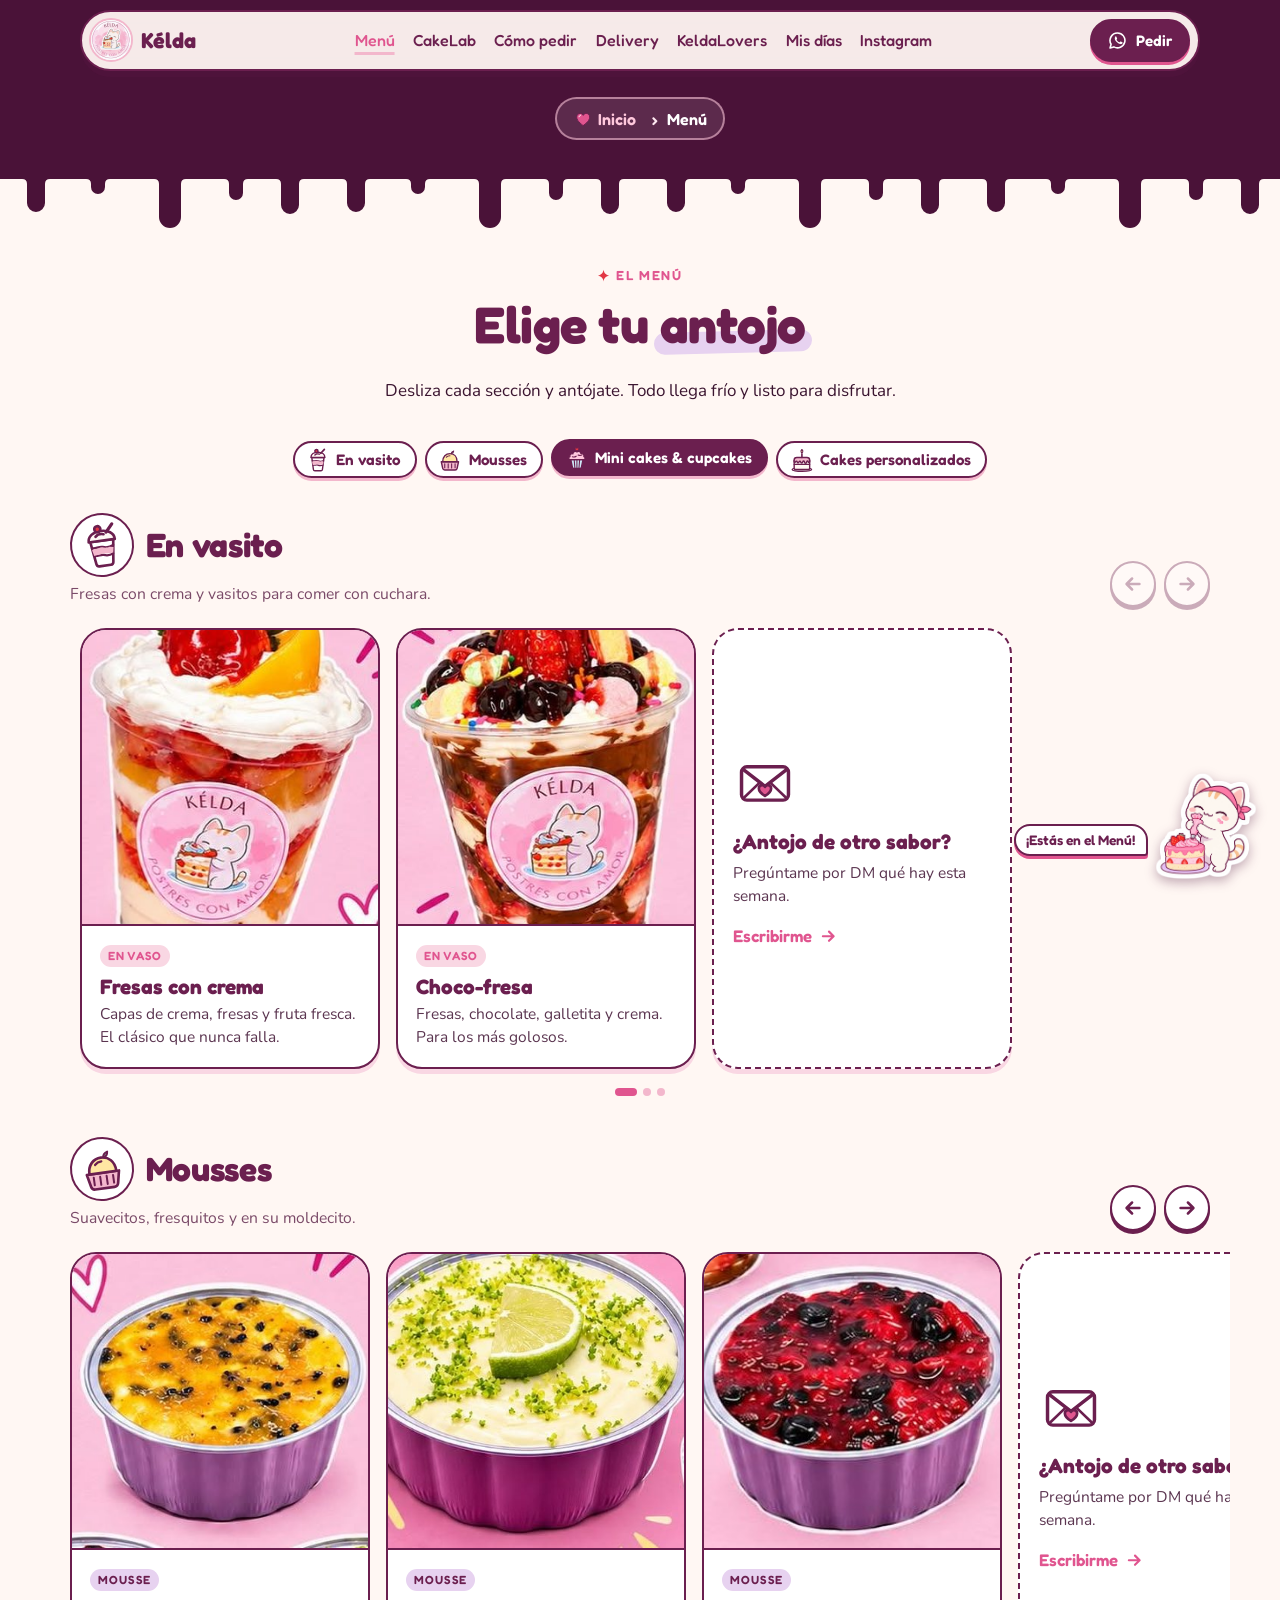
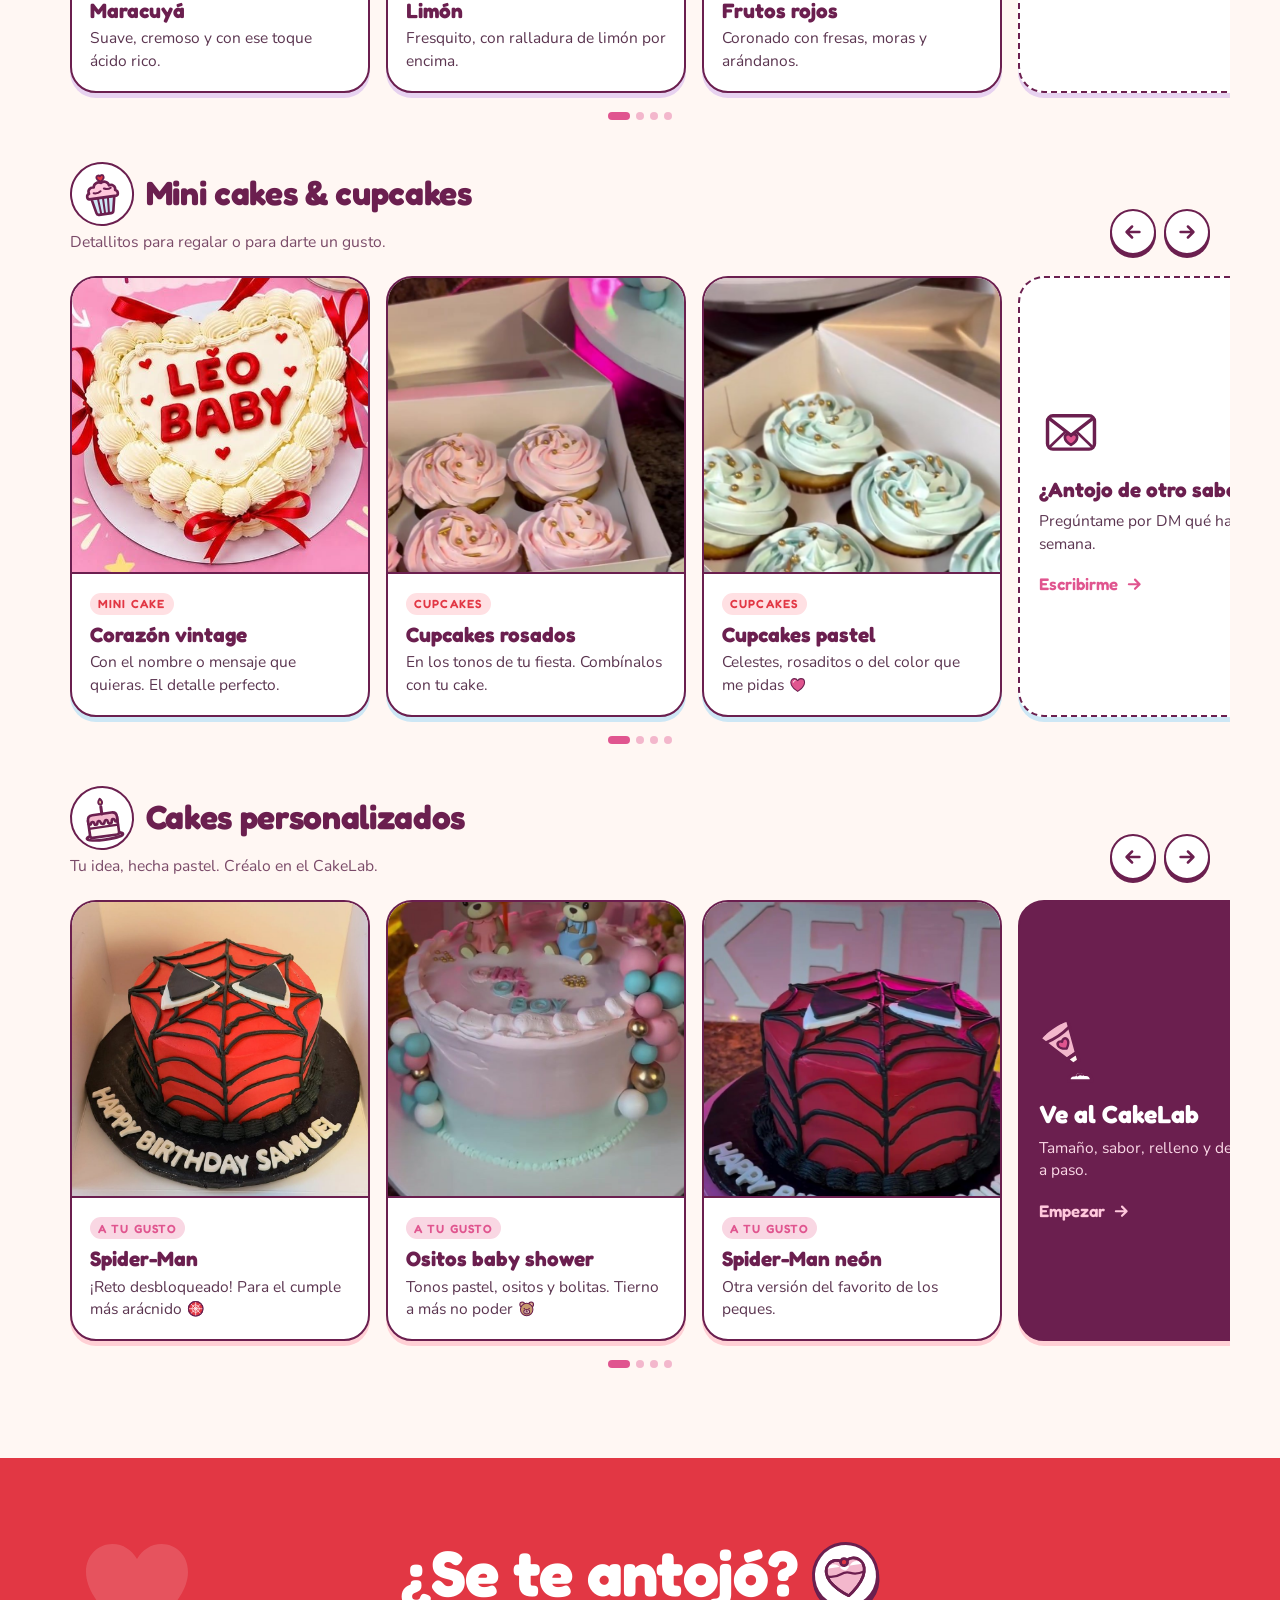
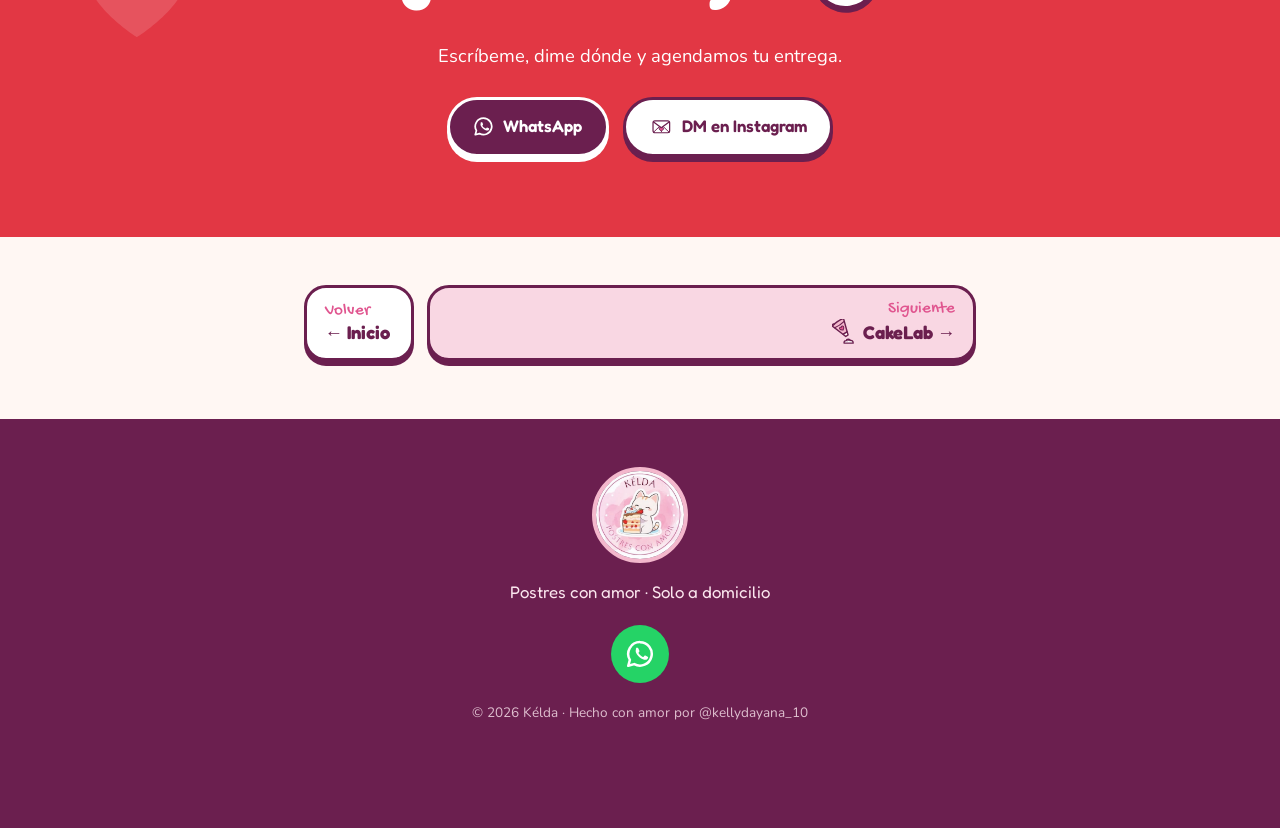
<file: menu.html>
<!doctype html>
<html lang="es">
<head>
<meta charset="utf-8">
<meta name="viewport" content="width=device-width, initial-scale=1">
<title>Menú · Kélda</title>
<meta name="description" content="Kélda, postrecitos con amor a domicilio · Menú: Vasitos, mousses y cakes.">
<meta property="og:title" content="Menú · Kélda">
<meta property="og:description" content="Fresas con crema, mousses y cakes personalizados, directo a tu puerta en Chicago y alrededores.">
<meta property="og:image" content="og.jpg">
<meta name="theme-color" content="#4A1238">
<link rel="icon" href="img/logo.jpg">
<link rel="preload" href="fonts/Fredoka-400-700.woff2" as="font" type="font/woff2" crossorigin>
<link rel="stylesheet" href="styles.css?v=5">
</head>
<body class="page-sub" data-page="menu">
<svg width="0" height="0" style="position:absolute" aria-hidden="true">
  <symbol id="sparkle" viewBox="0 0 40 40"><path d="M20 2c1.6 9.5 5.5 14.6 17 18-11.5 3.4-15.4 8.5-17 18-1.6-9.5-5.5-14.6-17-18C14.5 16.6 18.4 11.5 20 2Z" fill="currentColor"/></symbol>
  <symbol id="heart" viewBox="0 0 40 36"><path d="M20 34S3 23.5 3 12.3C3 6.6 7.2 3 11.8 3c3.6 0 6.4 2 8.2 5 1.8-3 4.6-5 8.2-5C32.8 3 37 6.6 37 12.3 37 23.5 20 34 20 34Z" fill="none" stroke="currentColor" stroke-width="3" stroke-linejoin="round"/></symbol>
  <symbol id="heartfill" viewBox="0 0 40 36"><path d="M20 34S3 23.5 3 12.3C3 6.6 7.2 3 11.8 3c3.6 0 6.4 2 8.2 5 1.8-3 4.6-5 8.2-5C32.8 3 37 6.6 37 12.3 37 23.5 20 34 20 34Z" fill="currentColor"/></symbol>
  <symbol id="wa" viewBox="0 0 24 24"><path d="M12 2.5a9.4 9.4 0 0 0-8.1 14.2L2.6 21.4l4.8-1.3A9.4 9.4 0 1 0 12 2.5Z" fill="none" stroke="currentColor" stroke-width="2" stroke-linejoin="round"/><path d="M8.6 7.6c.3-.6.6-.6.9-.6h.6c.2 0 .4.1.6.5l.8 1.9c.1.3 0 .5-.1.7l-.5.6c-.1.2-.2.4 0 .6.4.7 1 1.4 1.6 1.9.7.6 1.4.9 1.8 1.1.2.1.4.1.6-.1l.7-.8c.2-.2.4-.3.7-.2l1.8.9c.3.1.4.3.4.5 0 .5-.2 1.2-.8 1.6-.6.4-1.4.6-2.4.3-1.1-.3-2.6-1-3.9-2.2-1.4-1.3-2.4-2.8-2.7-3.8-.3-1-.1-2.1.3-2.9Z" fill="currentColor"/></symbol>
  <symbol id="car" viewBox="0 0 48 32"><path d="M6 22v-6l5-8c.8-1.2 2-2 3.5-2h17c1.5 0 2.7.8 3.5 2l5 8v6" fill="none" stroke="currentColor" stroke-width="3" stroke-linejoin="round"/><path d="M3 22h42v4H3z" fill="currentColor"/><circle cx="13" cy="26" r="4.5" fill="#fff" stroke="currentColor" stroke-width="3"/><circle cx="35" cy="26" r="4.5" fill="#fff" stroke="currentColor" stroke-width="3"/><path d="M14 15l3-5h14l3 5z" fill="currentColor" opacity=".25"/></symbol>
  <symbol id="arrow" viewBox="0 0 24 24"><path d="M5 12h13M13 6l6 6-6 6" fill="none" stroke="currentColor" stroke-width="2.8" stroke-linecap="round" stroke-linejoin="round"/></symbol>
  <symbol id="star4" viewBox="0 0 40 40"><path d="M20 0l4.5 15.5L40 20l-15.5 4.5L20 40l-4.5-15.5L0 20l15.5-4.5Z" fill="currentColor"/></symbol>
<symbol id="i-manga" viewBox="0 0 48 48"><g fill="none" stroke="#6B1F4F" stroke-width="2.6" stroke-linecap="round" stroke-linejoin="round"><g transform="translate(-3 -3) rotate(-34 24 24)">
<path d="M11.4 6.2c6.6-2.4 18.6-2.4 25.2 0L28.4 30.4h-8.8Z" fill="#F3B7CC"/>
<path d="M11 6.4c1.4-3 4-3.6 5.6-1.4M37 6.4c-1.4-3-4-3.6-5.6-1.4" stroke-width="2.2"/>
<path d="M13.4 11.2c7 1.4 14.2 1.4 21.2 0" stroke-width="2.2"/>
<path d="M19.6 30.4h8.8l-1.8 5.8h-5.2Z" fill="#FFF7F3"/>
<path d="M24 23.6s-4.2-2.5-4.2-5.1c0-1.4 1-2.3 2.2-2.3 1 0 1.6.6 2 1.3.4-.7 1-1.3 2-1.3 1.2 0 2.2.9 2.2 2.3 0 2.6-4.2 5.1-4.2 5.1Z" fill="#E0558F" stroke-width="1.8"/></g>
<path d="M22.6 45c-.8-3 1.4-4.8 4-4.6.4-3.2 6.6-3.6 7.8-.4 3-.4 5.4 1.4 5 5Z" fill="#fff"/>
<path d="M28.8 40.6c1.2-.8 2.6-.9 3.8-.4" stroke-width="1.8"/></g></symbol><symbol id="i-paleta" viewBox="0 0 48 48"><g fill="none" stroke="#6B1F4F" stroke-width="2.6" stroke-linecap="round" stroke-linejoin="round"><path d="M6.8 39.6l8.8-8.8c1.4-1.4 3.5-1.4 4.6-.3s1.1 3.2-.3 4.6l-8.8 8.8c-1.4 1.4-3.4 1.5-4.6.3s-1.1-3.2.3-4.6Z" fill="#E0558F"/>
<path d="M19.4 29.8l3.6-1.4 15.2-15.3c2.4-2.4 6.2-.6 5 2.6L28.6 30.8l-3.4 1.4" fill="#FFF7F3"/>
<path d="M33.8 17.4c2.2-.6 3.4.6 3 2.6-2.6 2.8-5.4 5.5-7.6 7.3-1.6.4-2.6-.8-1.8-2.4Z" fill="#F3B7CC" stroke-width="2"/>
<path d="M10 37.2l2.6 2.6" stroke-width="2"/></g></symbol><symbol id="i-vasito" viewBox="0 0 48 48"><g fill="none" stroke="#6B1F4F" stroke-width="2.6" stroke-linecap="round" stroke-linejoin="round"><path d="M12.6 19.4h22.8l-3 22.4c-.2 1.4-1.4 2.4-2.8 2.4H18.4c-1.4 0-2.6-1-2.8-2.4Z" fill="#fff"/>
<path d="M13.4 25.4c3.6 1.6 6.8-1.2 10.6.2s7.4 1.2 10.6-.4" stroke-width="2.2"/>
<path d="M14.6 33.4c3.4 1.4 6.4-1 9.4.2s6.6 1.2 9.4-.2" stroke-width="2.2"/>
<path d="M13.2 27.4l1.4 6 3.4-.6 6-.6 6.2.6 3.4-.4 1-5.2-3.8-.8c-3.4.8-5.2.2-7.4-.6-2.6-.4-5.2 1.6-8 .6Z" fill="#F3B7CC" stroke="none"/>
<path d="M11 19.4c0-6 5.6-9.6 13-9.6s13 3.6 13 9.6Z" fill="#FFF7F3"/>
<path d="M18.4 14.8c2-1.8 5.4-2.4 8.2-1.4"/>
<path d="M29.4 11.6l6.6-7.2" stroke-width="3.2"/>
<circle cx="21.2" cy="7.6" r="3" fill="#E23744"/></g></symbol><symbol id="i-mousse" viewBox="0 0 48 48"><g fill="none" stroke="#6B1F4F" stroke-width="2.6" stroke-linecap="round" stroke-linejoin="round"><path d="M8 27.4h32l-2.6 12.4c-.4 1.8-2 3-3.8 3H14.4c-1.8 0-3.4-1.2-3.8-3Z" fill="#F3B7CC"/>
<path d="M14.4 31v7.6M20.8 31v8M27.2 31v8M33.6 31v7.6" stroke-width="2"/>
<path d="M10.6 27.4c0-9.6 6-15 13.4-15s13.4 5.4 13.4 15Z" fill="#FFE7A3"/>
<path d="M17.4 18.8c1.8-1.8 4-2.6 6.6-2.6" stroke-width="2.2"/>
<path d="M26.4 12.6c.2-2.6 2-4.6 4.6-5.2-.2 2.8-2 4.8-4.6 5.2Z" fill="#7BC79A" stroke-width="2"/></g></symbol><symbol id="i-cupcake" viewBox="0 0 48 48"><g fill="none" stroke="#6B1F4F" stroke-width="2.6" stroke-linecap="round" stroke-linejoin="round"><path d="M12.6 27h22.8l-3 14.6c-.2 1.2-1.2 2-2.4 2H18c-1.2 0-2.2-.8-2.4-2Z" fill="#CDE7F5"/>
<path d="M19 27.6l1.2 15.6M24 27.6v15.6M29 27.6l-1.2 15.6" stroke-width="2"/>
<path d="M10.6 27.2c-2.4-.6-2.6-4.6.4-5.6-1.2-3.6 2-6.4 5.4-5.4.4-3.6 4.4-5.4 7.6-3.6 3.4-1.8 7.6 0 7.6 3.6 3.4-1 6.6 1.8 5.4 5.4 3 1 2.8 5 .4 5.6Z" fill="#FFC8DC"/>
<path d="M15.6 21.8c2.6.8 5 .4 7-1M26.2 18.6c2.4 1.2 5 1.2 6.8.2" stroke-width="2"/>
<path d="M24 11.4s-3.6-2-3.6-4.3c0-1.2.9-2 1.9-2 .8 0 1.4.5 1.7 1.1.3-.6.9-1.1 1.7-1.1 1 0 1.9.8 1.9 2 0 2.3-3.6 4.3-3.6 4.3Z" fill="#E23744" stroke-width="1.8"/></g></symbol><symbol id="i-cake" viewBox="0 0 48 48"><g fill="none" stroke="#6B1F4F" stroke-width="2.6" stroke-linecap="round" stroke-linejoin="round"><ellipse cx="24" cy="42" rx="18" ry="3.2" fill="#fff"/>
<path d="M9.6 24.4h28.8v15.2c0 1.2-1 2.2-2.2 2.2H11.8c-1.2 0-2.2-1-2.2-2.2Z" fill="#FFF7F3"/>
<path d="M9.6 32.4h28.8" stroke-width="2.2"/>
<path d="M9.6 24.4c0-3.2 2-4.8 5-4.8h18.8c3 0 5 1.6 5 4.8v3.2c0 1.8-2.4 1.8-2.6 0-.4-2-2.8-2-3 .2-.2 3.2-3.8 3.2-4 0-.2-2.2-2.8-2.2-3.2 0-.4 2.4-3.6 2.4-4 0-.4-2.2-2.8-2.2-3.2.2-.2 2-3 2-3.2-.4-.2-1.8-2.6-1.8-3 0-.4 1.4-2.2 1.4-2.6 0Z" fill="#F3B7CC"/>
<path d="M24 19.6v-7" stroke-width="3"/>
<path d="M24 4.6c1.8 2 2.4 3.6 1.4 5-.8 1-2 1-2.8 0-1-1.4-.4-3 1.4-5Z" fill="#FFE7A3" stroke-width="2"/></g></symbol><symbol id="i-carta" viewBox="0 0 48 48"><g fill="none" stroke="#6B1F4F" stroke-width="2.6" stroke-linecap="round" stroke-linejoin="round"><rect x="6.4" y="12.6" width="35.2" height="25" rx="4" fill="#fff"/>
<path d="M7.6 14.6 24 27.2l16.4-12.6" />
<path d="M7.8 36.2l11.4-11M40.2 36.2 28.8 25.2" stroke-width="2"/>
<path d="M24 34.4s-4.6-2.8-4.6-5.6c0-1.6 1.1-2.5 2.4-2.5 1 0 1.8.6 2.2 1.4.4-.8 1.2-1.4 2.2-1.4 1.3 0 2.4.9 2.4 2.5 0 2.8-4.6 5.6-4.6 5.6Z" fill="#E0558F" stroke-width="2"/></g></symbol><symbol id="i-chat" viewBox="0 0 48 48"><g fill="none" stroke="#6B1F4F" stroke-width="2.6" stroke-linecap="round" stroke-linejoin="round"><path d="M24 7.4c9.6 0 17.2 6.2 17.2 14s-7.6 14-17.2 14c-1.8 0-3.6-.2-5.2-.6L10.4 40l1.8-7.8C8.8 29.6 6.8 25.8 6.8 21.4c0-7.8 7.6-14 17.2-14Z" fill="#FFC8DC"/>
<path d="M24 28.4s-6-3.6-6-7.4c0-2 1.5-3.3 3.1-3.3 1.4 0 2.4.8 2.9 1.9.5-1.1 1.5-1.9 2.9-1.9 1.6 0 3.1 1.3 3.1 3.3 0 3.8-6 7.4-6 7.4Z" fill="#E0558F"/></g></symbol><symbol id="i-batidor" viewBox="0 0 48 48"><g fill="none" stroke="#6B1F4F" stroke-width="2.6" stroke-linecap="round" stroke-linejoin="round"><path d="M10.4 41.8l9-9" stroke-width="4.4"/>
<path d="M20.2 31.4c-4-6.6-2.4-18.4 6.6-23.6 6.8-3.8 14.6 4 10.8 10.8-5.2 9-17 10.6-23.6 6.6Z" fill="#FFF7F3"/>
<path d="M20.4 31.2c.6-7.2 4.4-14.8 11.8-20.2M20.8 31.4c6-1.4 12.6-5 17-12.4M20.4 31c2.4-8 9-15.6 15.8-18.6" stroke-width="2"/></g></symbol><symbol id="i-caja" viewBox="0 0 48 48"><g fill="none" stroke="#6B1F4F" stroke-width="2.6" stroke-linecap="round" stroke-linejoin="round"><path d="M7.6 19.6h32.8v19.6c0 1.6-1.2 2.8-2.8 2.8H10.4c-1.6 0-2.8-1.2-2.8-2.8Z" fill="#F3B7CC"/>
<path d="M5.6 14.4c0-1.2 1-2.2 2.2-2.2h32.4c1.2 0 2.2 1 2.2 2.2v5.2H5.6Z" fill="#FFF7F3"/>
<path d="M17.6 12.2c0-4.4 2.8-7 6.4-7s6.4 2.6 6.4 7" stroke-width="2.4"/>
<rect x="13.4" y="24.2" width="21.2" height="13" rx="3" fill="#fff"/>
<path d="M17.4 37.2v-4.4c0-1.4 1.2-2.6 2.6-2.6h8c1.4 0 2.6 1.2 2.6 2.6v4.4" fill="#FFF7F3" stroke-width="2"/>
<path d="M17.2 31.6c0-3 3-5 6.8-5s6.8 2 6.8 5" fill="#FFC8DC" stroke-width="2"/>
<circle cx="24" cy="25" r="1.8" fill="#E23744" stroke-width="1.4"/>
<path d="M36.6 40.2s-3.4-2-3.4-4.1c0-1.1.8-1.8 1.7-1.8.8 0 1.4.5 1.7 1.1.3-.6.9-1.1 1.7-1.1.9 0 1.7.7 1.7 1.8 0 2.1-3.4 4.1-3.4 4.1Z" fill="#E0558F" stroke-width="1.6"/></g></symbol><symbol id="i-pin" viewBox="0 0 48 48"><g fill="none" stroke="#6B1F4F" stroke-width="2.6" stroke-linecap="round" stroke-linejoin="round"><path d="M24 44s-13.2-12.4-13.2-23.2C10.8 13.2 16.6 7 24 7s13.2 6.2 13.2 13.8C37.2 31.6 24 44 24 44Z" fill="#E0558F"/>
<path d="M24 26.6s-5.4-3.2-5.4-6.6c0-1.8 1.4-3 2.8-3 1.2 0 2.2.7 2.6 1.7.4-1 1.4-1.7 2.6-1.7 1.4 0 2.8 1.2 2.8 3 0 3.4-5.4 6.6-5.4 6.6Z" fill="#fff" stroke-width="2"/></g></symbol><symbol id="i-cal" viewBox="0 0 48 48"><g fill="none" stroke="#6B1F4F" stroke-width="2.6" stroke-linecap="round" stroke-linejoin="round"><rect x="7.4" y="10.4" width="33.2" height="30.4" rx="5" fill="#fff"/>
<path d="M7.4 15.4c0-2.8 2.2-5 5-5h23.2c2.8 0 5 2.2 5 5v3.4H7.4Z" fill="#F3B7CC"/>
<path d="M16 6.6v7M32 6.6v7" stroke-width="3"/>
<path d="M24 35.4s-5.6-3.4-5.6-6.8c0-1.8 1.4-3.1 2.9-3.1 1.3 0 2.2.8 2.7 1.8.5-1 1.4-1.8 2.7-1.8 1.5 0 2.9 1.3 2.9 3.1 0 3.4-5.6 6.8-5.6 6.8Z" fill="#E0558F" stroke-width="2"/></g></symbol><symbol id="i-slice" viewBox="0 0 48 48"><g fill="none" stroke="#6B1F4F" stroke-width="2.6" stroke-linecap="round" stroke-linejoin="round"><path d="M24 43.2S5.6 31.6 5.6 18.6C5.6 12 10.4 7.8 15.8 7.8c3.8 0 6.6 2 8.2 5 1.6-3 4.4-5 8.2-5 5.4 0 10.2 4.2 10.2 10.8 0 13-18.4 24.6-18.4 24.6Z" fill="#F3B7CC"/>
<path d="M6.4 22.2c5.4 1.4 9.4 1.2 13-.4 3.2-1.4 6.2-1.4 9.4 0 3.8 1.6 8 1.8 12.8.4" stroke-width="2.2"/>
<path d="M6.6 14.6c3.4-5 9.6-4.6 13 .6 1.8 2.8 3.8 3.4 4.4 3.4s2.6-.6 4.4-3.4c3.4-5.2 9.6-5.6 13-.6" fill="#fff" stroke="none"/>
<path d="M24 43.2S5.6 31.6 5.6 18.6C5.6 12 10.4 7.8 15.8 7.8c3.8 0 6.6 2 8.2 5 1.6-3 4.4-5 8.2-5 5.4 0 10.2 4.2 10.2 10.8 0 13-18.4 24.6-18.4 24.6Z"/>
<circle cx="24" cy="10.6" r="3.4" fill="#E23744"/></g></symbol><symbol id="i-play" viewBox="0 0 48 48"><g fill="none" stroke="#6B1F4F" stroke-width="2.6" stroke-linecap="round" stroke-linejoin="round"><circle cx="24" cy="23" r="17" fill="#E0558F"/>
<path d="M19.6 15.2c0-1.4 1.4-2.2 2.6-1.4l10 6.6c1 .8 1 2.4 0 3.2l-10 6.6c-1.2.8-2.6 0-2.6-1.4Z" fill="#fff"/>
<path d="M14 36.4c0 2.4.6 4.8 2.4 4.8s2.2-2.2 2.2-3.6M29.6 39.4c0 1.8.8 3.6 2.2 3.6s2-1.6 2-3.2" fill="#E0558F"/></g></symbol><symbol id="i-chispa" viewBox="0 0 48 48"><g fill="none" stroke="#6B1F4F" stroke-width="2.6" stroke-linecap="round" stroke-linejoin="round"><path d="M20 5.6c1.6 9.2 5 13.2 14.6 14.6C25 21.6 21.6 25.6 20 34.8 18.4 25.6 15 21.6 5.4 20.2 15 18.8 18.4 14.8 20 5.6Z" fill="#FFC8DC"/>
<path d="M36.6 28.6c.8 4.4 2.4 6.2 6.8 7-4.4.8-6 2.6-6.8 7-.8-4.4-2.4-6.2-6.8-7 4.4-.8 6-2.6 6.8-7Z" fill="#E0558F" stroke-width="2"/></g></symbol><symbol id="i-cuchara" viewBox="0 0 48 48"><g fill="none" stroke="#6B1F4F" stroke-width="2.6" stroke-linecap="round" stroke-linejoin="round"><path d="M27.6 22.6 41.2 38c1.2 1.4 1 3.2-.2 4.2s-3 .8-4-.6L24.6 25.2" fill="#E0558F"/>
<ellipse cx="18.4" cy="16.6" rx="10.4" ry="8.4" transform="rotate(42 18.4 16.6)" fill="#fff"/>
<path d="M11.4 17.6c1.6-4.6 5.6-7.4 9.6-6.6" stroke-width="2.2"/>
<path d="M33 9.4s-3-1.8-3-3.6c0-1 .7-1.6 1.5-1.6.7 0 1.2.4 1.5 1 .3-.6.8-1 1.5-1 .8 0 1.5.6 1.5 1.6 0 1.8-3 3.6-3 3.6ZM41 18.2s-2.4-1.4-2.4-2.9c0-.8.6-1.3 1.2-1.3.5 0 1 .3 1.2.8.2-.5.7-.8 1.2-.8.6 0 1.2.5 1.2 1.3 0 1.5-2.4 2.9-2.4 2.9Z" fill="#E0558F" stroke-width="1.6"/></g></symbol><symbol id="i-heart" viewBox="0 0 48 48"><g fill="none" stroke="#6B1F4F" stroke-width="2.6" stroke-linecap="round" stroke-linejoin="round"><path d="M24 40.6S7 30 7 18.6C7 12.8 11.2 9 16 9c3.6 0 6.4 2 8 5 1.6-3 4.4-5 8-5 4.8 0 9 3.8 9 9.6C41 30 24 40.6 24 40.6Z" fill="#E0558F"/>
<path d="M13.4 17.6c.4-2.4 2-3.8 4-4" stroke="#fff" stroke-width="2.4"/></g></symbol><symbol id="i-web" viewBox="0 0 48 48"><g fill="none" stroke="#6B1F4F" stroke-width="2.6" stroke-linecap="round" stroke-linejoin="round"><circle cx="24" cy="24" r="18" fill="#E23744"/>
<path d="M24 6v36M6 24h36M11.3 11.3l25.4 25.4M36.7 11.3 11.3 36.7" stroke="#fff" stroke-width="1.6"/>
<path d="M24 14.6l6.6 2.8 2.8 6.6-2.8 6.6-6.6 2.8-6.6-2.8-2.8-6.6 2.8-6.6ZM24 20l2.8 1.2L28 24l-1.2 2.8L24 28l-2.8-1.2L20 24l1.2-2.8Z" stroke="#fff" stroke-width="1.6"/>
<circle cx="24" cy="24" r="18"/></g></symbol><symbol id="i-bow" viewBox="0 0 48 48"><g fill="none" stroke="#6B1F4F" stroke-width="2.6" stroke-linecap="round" stroke-linejoin="round"><path d="M24 23.4C17 11.6 5.6 11.8 6 21.4c.4 8.6 11.6 8.6 18 2ZM24 23.4c7-11.8 18.4-11.6 18 -2-.4 8.6-11.6 8.6-18 2Z" fill="#E23744"/>
<path d="M21.6 26l-5.2 13.6 4.6-1.6 1.8 4 1.2-14M26.4 26l5.2 13.6-4.6-1.6-1.8 4-1.2-14" fill="#E23744"/>
<circle cx="24" cy="23.4" r="4.4" fill="#C21F33"/></g></symbol><symbol id="i-bear" viewBox="0 0 48 48"><g fill="none" stroke="#6B1F4F" stroke-width="2.6" stroke-linecap="round" stroke-linejoin="round"><circle cx="13" cy="13.4" r="6" fill="#C99A6E"/><circle cx="35" cy="13.4" r="6" fill="#C99A6E"/>
<circle cx="13" cy="13.4" r="2.4" fill="#FFC8DC" stroke="none"/><circle cx="35" cy="13.4" r="2.4" fill="#FFC8DC" stroke="none"/>
<circle cx="24" cy="26" r="15.4" fill="#C99A6E"/>
<ellipse cx="24" cy="31.4" rx="7.2" ry="5.6" fill="#F3E1CC"/>
<circle cx="18" cy="23.4" r="1.8" fill="#6B1F4F" stroke="none"/><circle cx="30" cy="23.4" r="1.8" fill="#6B1F4F" stroke="none"/>
<path d="M24 29.2c-1.4 0-2.4.6-2.4 1.2s1.4 1.6 2.4 1.6 2.4-1 2.4-1.6-1-1.2-2.4-1.2Z" fill="#6B1F4F" stroke-width="1.4"/>
<path d="M21.6 34.2c1.4 1.2 3.4 1.2 4.8 0" stroke-width="1.8"/></g></symbol><symbol id="i-velita" viewBox="0 0 48 48"><g fill="none" stroke="#6B1F4F" stroke-width="2.6" stroke-linecap="round" stroke-linejoin="round"><path d="M10 30.4h28v8.8c0 1.4-1.2 2.6-2.6 2.6H12.6c-1.4 0-2.6-1.2-2.6-2.6Z" fill="#E7D2F0"/>
<path d="M10 30.4c0-2 1.4-3.2 3.4-3.2h21.2c2 0 3.4 1.2 3.4 3.2v1.4c0 1.4-2.2 1.4-2.4 0-.4-1.6-2.6-1.6-2.8 0-.2 2.4-3.6 2.4-3.8 0-.2-1.6-2.6-1.6-3 0-.4 1.8-3.4 1.8-3.8 0-.2-1.6-2.6-1.6-3 0-.2 1.4-2.2 1.4-2.4 0Z" fill="#fff"/>
<rect x="15" y="15.2" width="4.4" height="12" rx="1.6" fill="#CDE7F5"/><rect x="21.8" y="13.2" width="4.4" height="14" rx="1.6" fill="#FFC8DC"/><rect x="28.6" y="15.2" width="4.4" height="12" rx="1.6" fill="#FFE7A3"/>
<path d="M17.2 8.4c1.4 1.6 1.8 2.8 1 3.8-.6.8-1.6.8-2.2 0-.6-1 0-2.2 1.2-3.8ZM24 6.2c1.4 1.6 1.8 2.8 1 3.8-.6.8-1.6.8-2.2 0-.6-1 0-2.2 1.2-3.8ZM30.8 8.4c1.4 1.6 1.8 2.8 1 3.8-.6.8-1.6.8-2.2 0-.6-1 0-2.2 1.2-3.8Z" fill="#F5A623" stroke-width="1.6"/></g></symbol><symbol id="i-flor" viewBox="0 0 48 48"><g fill="none" stroke="#6B1F4F" stroke-width="2.6" stroke-linecap="round" stroke-linejoin="round"><g fill="#FFC8DC"><circle cx="24" cy="12.6" r="7"/><circle cx="34.8" cy="20.4" r="7"/><circle cx="30.6" cy="33" r="7"/><circle cx="17.4" cy="33" r="7"/><circle cx="13.2" cy="20.4" r="7"/></g>
<circle cx="24" cy="23.6" r="6" fill="#FFE7A3"/>
<path d="M20.4 22.4c.6-1.4 1.8-2.2 3.2-2.2" stroke-width="1.8"/></g></symbol><symbol id="i-drip" viewBox="0 0 48 48"><g fill="none" stroke="#6B1F4F" stroke-width="2.6" stroke-linecap="round" stroke-linejoin="round"><path d="M9.6 18.4h28.8v20.6c0 1.4-1.2 2.6-2.6 2.6H12.2c-1.4 0-2.6-1.2-2.6-2.6Z" fill="#fff"/>
<path d="M9.6 18.4c0-3 2-4.6 4.8-4.6h19.2c2.8 0 4.8 1.6 4.8 4.6v4.4c0 2-2.6 2-2.8 0v-.4c0-1.6-2.8-1.6-2.8 0v5c0 2.4-3.6 2.4-3.6 0v-3c0-1.6-2.8-1.6-2.8 0v1c0 2.2-3.4 2.2-3.4 0v-2.6c0-1.6-2.8-1.6-2.8 0v6.6c0 2.6-3.8 2.6-3.8 0Z" fill="#E7B98A"/>
<circle cx="24" cy="10" r="3" fill="#fff"/></g></symbol><symbol id="i-nota" viewBox="0 0 48 48"><g fill="none" stroke="#6B1F4F" stroke-width="2.6" stroke-linecap="round" stroke-linejoin="round"><path d="M11.4 8.4h18.4l7.6 7.6v21.8c0 1.6-1.2 2.8-2.8 2.8H11.4c-1.6 0-2.8-1.2-2.8-2.8v-26.6c0-1.6 1.2-2.8 2.8-2.8Z" fill="#fff"/>
<path d="M29.8 8.4v5c0 1.4 1.2 2.6 2.6 2.6h5" fill="#F3B7CC"/>
<path d="M14.4 21.6h14.8M14.4 27.2h9.6" stroke-width="2.2"/>
<path d="M27.8 36.2s-4-2.4-4-4.8c0-1.4 1-2.2 2-2.2.9 0 1.6.5 2 1.2.4-.7 1.1-1.2 2-1.2 1 0 2 .8 2 2.2 0 2.4-4 4.8-4 4.8Z" fill="#E0558F" stroke-width="1.8"/></g></symbol></svg>

<a class="skip" href="#main">Saltar al contenido</a>

<header class="nav" id="top">
  <a class="nav__brand" href="index.html" data-sec="top" aria-label="Kélda, inicio">
    <img src="img/logo.jpg" alt="" width="44" height="44">
    <span>Kélda</span>
  </a>
  <nav class="nav__main" aria-label="Páginas">
    <ul class="nav__links">
      <li><a href="menu.html" data-sec="menu" aria-current="page">Menú</a></li><li><a href="cakelab.html" data-sec="cakelab">CakeLab</a></li><li><a href="como-pedir.html" data-sec="como-pedir">Cómo pedir</a></li><li><a href="delivery.html" data-sec="delivery">Delivery</a></li><li><a href="keldalovers.html" data-sec="keldalovers">KeldaLovers</a></li><li><a href="mis-dias.html" data-sec="mis-dias">Mis días</a></li><li><a href="instagram.html" data-sec="instagram">Instagram</a></li>
    </ul>
  </nav>
  <div class="nav__end">
    <a class="btn btn--sm btn--plum" href="https://wa.me/18157636521?text=%C2%A1Hola%20K%C3%A9lda%21%20Vi%20tu%20p%C3%A1gina%20y%20quiero%20pedir%20unos%20postrecitos.%20%C2%BFMe%20ayudas%3F" data-placeholder="whatsapp"><svg aria-hidden="true"><use href="#wa"/></svg><span>Pedir</span></a>
    <button class="nav__toggle" type="button" aria-expanded="false" aria-controls="nav-panel" aria-label="Abrir el menú de secciones"><span class="burger" aria-hidden="true"><i></i><i></i><i></i></span></button>
  </div>
  <nav class="nav__panel" id="nav-panel" aria-label="Todas las secciones" hidden>
    <p>¿A dónde vamos?</p>
    <ul><li><a href="index.html" data-sec="top"><svg class="ic" aria-hidden="true"><use href="#i-heart"/></svg>Inicio</a></li><li><a href="menu.html" data-sec="menu" aria-current="page"><svg class="ic" aria-hidden="true"><use href="#i-vasito"/></svg>Menú</a></li><li><a href="cakelab.html" data-sec="cakelab"><svg class="ic" aria-hidden="true"><use href="#i-manga"/></svg>CakeLab</a></li><li><a href="como-pedir.html" data-sec="como-pedir"><svg class="ic" aria-hidden="true"><use href="#i-chat"/></svg>Cómo pedir</a></li><li><a href="delivery.html" data-sec="delivery"><svg class="ic" aria-hidden="true"><use href="#i-caja"/></svg>Delivery</a></li><li><a href="keldalovers.html" data-sec="keldalovers"><svg class="ic" aria-hidden="true"><use href="#i-slice"/></svg>KeldaLovers</a></li><li><a href="mis-dias.html" data-sec="mis-dias"><svg class="ic" aria-hidden="true"><use href="#i-play"/></svg>Mis días</a></li><li><a href="instagram.html" data-sec="instagram"><svg class="ic" aria-hidden="true"><use href="#i-chispa"/></svg>Instagram</a></li></ul>
  </nav>
</header>

<main id="main">
<div class="phero">
  <nav class="crumbs" aria-label="Estás aquí"><a href="index.html" data-sec="top"><svg class="ic" aria-hidden="true"><use href="#i-heart"/></svg>Inicio</a><span aria-hidden="true">›</span><span aria-current="page">Menú</span></nav>
  <div class="hero__drip" aria-hidden="true"></div>
</div>
<section class="menu" id="menu" aria-labelledby="menu-title">

  <div class="sec-head">
    <p class="kicker"><svg class="ico" aria-hidden="true"><use href="#sparkle"/></svg>El menú</p>
    <h2 id="menu-title">Elige tu <span class="hl hl--lila">antojo</span></h2>
    <p>Desliza cada sección y antójate. Todo llega frío y listo para disfrutar.</p>
  </div>
  <nav class="menu__tabs" aria-label="Secciones del menú">
    <a href="#sec-vasitos"><svg class="ic" aria-hidden="true"><use href="#i-vasito"/></svg> En vasito</a>
    <a href="#sec-mousses"><svg class="ic" aria-hidden="true"><use href="#i-mousse"/></svg> Mousses</a>
    <a href="#sec-minis"><svg class="ic" aria-hidden="true"><use href="#i-cupcake"/></svg> Mini cakes & cupcakes</a>
    <a href="#sec-cakes"><svg class="ic" aria-hidden="true"><use href="#i-cake"/></svg> Cakes personalizados</a>
  </nav>

  <div class="msec msec--rosa" id="sec-vasitos">
    <div class="msec__head">
      <div><h3><span class="msec__emo" aria-hidden="true"><svg class="ic" aria-hidden="true"><use href="#i-vasito"/></svg></span> En vasito</h3><p>Fresas con crema y vasitos para comer con cuchara.</p></div>
      <div class="rail-nav"><button class="rail-btn" type="button" data-dir="-1" aria-label="Anterior en En vasito"><svg aria-hidden="true" style="transform:scaleX(-1)"><use href="#arrow"/></svg></button><button class="rail-btn" type="button" data-dir="1" aria-label="Siguiente en En vasito"><svg aria-hidden="true"><use href="#arrow"/></svg></button></div>
    </div>
    <ul class="rail" tabindex="0" aria-label="En vasito: desliza para ver más">
      <li class="mcard"><div class="mcard__img"><img src="img/vaso-fresas.jpg" alt="Vaso de fresas con crema con la etiqueta de Kélda" width="336" height="490" loading="lazy"></div><div class="mcard__body"><span class="tag ">En vaso</span><h4>Fresas con crema</h4><p>Capas de crema, fresas y fruta fresca. El clásico que nunca falla.</p></div></li>
      <li class="mcard"><div class="mcard__img"><img src="img/vaso-choco-fresa.jpg" alt="Vaso de fresas con chocolate, galleta y crema" width="340" height="485" loading="lazy"></div><div class="mcard__body"><span class="tag ">En vaso</span><h4>Choco-fresa</h4><p>Fresas, chocolate, galletita y crema. Para los más golosos.</p></div></li>
      <li class="mcard mcard--ask"><a href="https://ig.me/m/kelda.postres"><span class="mcard__big" aria-hidden="true"><svg class="ic" aria-hidden="true"><use href="#i-carta"/></svg></span><h4>¿Antojo de otro sabor?</h4><p>Pregúntame por DM qué hay esta semana.</p><span class="arrow">Escribirme <svg aria-hidden="true"><use href="#arrow"/></svg></span></a></li>
    </ul>
    <div class="rail-dots" aria-hidden="true"></div>
  </div>

  <div class="msec msec--lila" id="sec-mousses">
    <div class="msec__head">
      <div><h3><span class="msec__emo" aria-hidden="true"><svg class="ic" aria-hidden="true"><use href="#i-mousse"/></svg></span> Mousses</h3><p>Suavecitos, fresquitos y en su moldecito.</p></div>
      <div class="rail-nav"><button class="rail-btn" type="button" data-dir="-1" aria-label="Anterior en Mousses"><svg aria-hidden="true" style="transform:scaleX(-1)"><use href="#arrow"/></svg></button><button class="rail-btn" type="button" data-dir="1" aria-label="Siguiente en Mousses"><svg aria-hidden="true"><use href="#arrow"/></svg></button></div>
    </div>
    <ul class="rail" tabindex="0" aria-label="Mousses: desliza para ver más">
      <li class="mcard"><div class="mcard__img"><img src="img/mousse-maracuya.jpg" alt="Mousse de maracuyá en molde rosado" width="354" height="340" loading="lazy"></div><div class="mcard__body"><span class="tag tag--lila">Mousse</span><h4>Maracuyá</h4><p>Suave, cremoso y con ese toque ácido rico.</p></div></li>
      <li class="mcard"><div class="mcard__img"><img src="img/mousse-limon.jpg" alt="Mousse de limón con ralladura y rodaja de limón" width="456" height="390" loading="lazy"></div><div class="mcard__body"><span class="tag tag--lila">Mousse</span><h4>Limón</h4><p>Fresquito, con ralladura de limón por encima.</p></div></li>
      <li class="mcard"><div class="mcard__img"><img src="img/frutos-rojos.jpg" alt="Postre de frutos rojos en molde rosado" width="332" height="280" loading="lazy"></div><div class="mcard__body"><span class="tag tag--lila">Mousse</span><h4>Frutos rojos</h4><p>Coronado con fresas, moras y arándanos.</p></div></li>
      <li class="mcard mcard--ask"><a href="https://ig.me/m/kelda.postres"><span class="mcard__big" aria-hidden="true"><svg class="ic" aria-hidden="true"><use href="#i-carta"/></svg></span><h4>¿Antojo de otro sabor?</h4><p>Pregúntame por DM qué hay esta semana.</p><span class="arrow">Escribirme <svg aria-hidden="true"><use href="#arrow"/></svg></span></a></li>
    </ul>
    <div class="rail-dots" aria-hidden="true"></div>
  </div>

  <div class="msec msec--celeste" id="sec-minis">
    <div class="msec__head">
      <div><h3><span class="msec__emo" aria-hidden="true"><svg class="ic" aria-hidden="true"><use href="#i-cupcake"/></svg></span> Mini cakes & cupcakes</h3><p>Detallitos para regalar o para darte un gusto.</p></div>
      <div class="rail-nav"><button class="rail-btn" type="button" data-dir="-1" aria-label="Anterior en Mini cakes & cupcakes"><svg aria-hidden="true" style="transform:scaleX(-1)"><use href="#arrow"/></svg></button><button class="rail-btn" type="button" data-dir="1" aria-label="Siguiente en Mini cakes & cupcakes"><svg aria-hidden="true"><use href="#arrow"/></svg></button></div>
    </div>
    <ul class="rail" tabindex="0" aria-label="Mini cakes & cupcakes: desliza para ver más">
      <li class="mcard"><div class="mcard__img"><img src="img/heart-cake.jpg" alt="Mini cake de corazón estilo vintage con moños rojos" width="540" height="492" loading="lazy"></div><div class="mcard__body"><span class="tag tag--red">Mini cake</span><h4>Corazón vintage</h4><p>Con el nombre o mensaje que quieras. El detalle perfecto.</p></div></li>
      <li class="mcard"><div class="mcard__img"><img src="img/cupcakes-rosa.jpg" alt="Caja de cupcakes con frosting rosado" width="720" height="760" loading="lazy"></div><div class="mcard__body"><span class="tag tag--red">Cupcakes</span><h4>Cupcakes rosados</h4><p>En los tonos de tu fiesta. Combínalos con tu cake.</p></div></li>
      <li class="mcard"><div class="mcard__img"><img src="img/cupcakes-azul-wide.jpg" alt="Cupcakes celestes y rosados para baby shower" width="720" height="600" loading="lazy"></div><div class="mcard__body"><span class="tag tag--red">Cupcakes</span><h4>Cupcakes pastel</h4><p>Celestes, rosaditos o del color que me pidas <svg class="ic" aria-hidden="true"><use href="#i-heart"/></svg></p></div></li>
      <li class="mcard mcard--ask"><a href="https://ig.me/m/kelda.postres"><span class="mcard__big" aria-hidden="true"><svg class="ic" aria-hidden="true"><use href="#i-carta"/></svg></span><h4>¿Antojo de otro sabor?</h4><p>Pregúntame por DM qué hay esta semana.</p><span class="arrow">Escribirme <svg aria-hidden="true"><use href="#arrow"/></svg></span></a></li>
    </ul>
    <div class="rail-dots" aria-hidden="true"></div>
  </div>

  <div class="msec msec--fresa" id="sec-cakes">
    <div class="msec__head">
      <div><h3><span class="msec__emo" aria-hidden="true"><svg class="ic" aria-hidden="true"><use href="#i-cake"/></svg></span> Cakes personalizados</h3><p>Tu idea, hecha pastel. Créalo en el CakeLab.</p></div>
      <div class="rail-nav"><button class="rail-btn" type="button" data-dir="-1" aria-label="Anterior en Cakes personalizados"><svg aria-hidden="true" style="transform:scaleX(-1)"><use href="#arrow"/></svg></button><button class="rail-btn" type="button" data-dir="1" aria-label="Siguiente en Cakes personalizados"><svg aria-hidden="true"><use href="#arrow"/></svg></button></div>
    </div>
    <ul class="rail" tabindex="0" aria-label="Cakes personalizados: desliza para ver más">
      <li class="mcard"><div class="mcard__img"><img src="img/spiderman-1.jpg" alt="Cake personalizado de Spider-Man" width="900" height="900" loading="lazy"></div><div class="mcard__body"><span class="tag ">A tu gusto</span><h4>Spider-Man</h4><p>¡Reto desbloqueado! Para el cumple más arácnido <svg class="ic" aria-hidden="true"><use href="#i-web"/></svg></p></div></li>
      <li class="mcard"><div class="mcard__img"><img src="img/teddy-cake.jpg" alt="Cake de baby shower con ositos y bolitas pastel" width="720" height="1210" loading="lazy"></div><div class="mcard__body"><span class="tag ">A tu gusto</span><h4>Ositos baby shower</h4><p>Tonos pastel, ositos y bolitas. Tierno a más no poder <svg class="ic" aria-hidden="true"><use href="#i-bear"/></svg></p></div></li>
      <li class="mcard"><div class="mcard__img"><img src="img/spiderman-neon.jpg" alt="Cake de Spider-Man con letrero neón de Kélda" width="720" height="1280" loading="lazy"></div><div class="mcard__body"><span class="tag ">A tu gusto</span><h4>Spider-Man neón</h4><p>Otra versión del favorito de los peques.</p></div></li>
      <li class="mcard mcard--cta"><a href="cakelab.html" data-sec="cakelab"><span class="mcard__big" aria-hidden="true"><svg class="ic" aria-hidden="true"><use href="#i-manga"/></svg></span><h4>Ve al CakeLab</h4><p>Tamaño, sabor, relleno y deco, paso a paso.</p><span class="arrow">Empezar <svg aria-hidden="true"><use href="#arrow"/></svg></span></a></li>
    </ul>
    <div class="rail-dots" aria-hidden="true"></div>
  </div>
</section>
<section class="final" id="pedir" aria-labelledby="final-title">
  <svg class="doodle d5" aria-hidden="true"><use href="#heartfill"/></svg>
  <h2 id="final-title">¿Se te antojó? <span class="h2ico"><svg class="ic" aria-hidden="true"><use href="#i-slice"/></svg></span></h2>
  <p>Escríbeme, dime dónde y agendamos tu entrega.</p>
  <div class="cta cta--center">
    <a class="btn btn--plum" href="https://wa.me/18157636521?text=%C2%A1Hola%20K%C3%A9lda%21%20Vi%20tu%20men%C3%BA%20y%20quiero%20este%20postre%3A%20" data-placeholder="whatsapp"><svg aria-hidden="true"><use href="#wa"/></svg>WhatsApp</a>
    <a class="btn btn--white" href="https://ig.me/m/kelda.postres"><svg class="ic" aria-hidden="true"><use href="#i-carta"/></svg>DM en Instagram</a>
  </div>
</section>
<nav class="pager" aria-label="Seguir explorando">
  <a class="pager__btn pager__home" href="index.html" data-sec="top"><small>Volver</small><b>← Inicio</b></a>
  <a class="pager__btn pager__next" href="cakelab.html" data-sec="cakelab"><small>Siguiente</small><b><svg class="ic" aria-hidden="true"><use href="#i-manga"/></svg>CakeLab →</b></a>
</nav>
</main>

<footer class="foot">
  <img src="img/logo.jpg" alt="Logo de Kélda, postres con amor" width="96" height="96" loading="lazy">
  <p class="foot__tag">Postres con amor · Solo a domicilio</p>
  <ul class="social" aria-label="Contacto">
    <li><a href="https://wa.me/18157636521?text=%C2%A1Hola%20K%C3%A9lda%21%20Vi%20tu%20p%C3%A1gina%20y%20quiero%20pedir%20unos%20postrecitos.%20%C2%BFMe%20ayudas%3F" data-placeholder="whatsapp" aria-label="WhatsApp"><svg><use href="#wa"/></svg></a></li>
  </ul>
  <p class="foot__small">© <span id="yr">2026</span> Kélda · Hecho con amor por @kellydayana_10</p>
</footer>

<div class="guide" id="guide">
  <nav class="guide__menu" id="guide-menu" aria-label="Ir a otra sección" hidden>
    <p>¿A dónde vamos?</p>
    <a href="index.html" data-sec="top"><svg class="ic" aria-hidden="true"><use href="#i-heart"/></svg>Inicio</a><a href="menu.html" data-sec="menu" class="on" aria-current="page"><svg class="ic" aria-hidden="true"><use href="#i-vasito"/></svg>Menú</a><a href="cakelab.html" data-sec="cakelab"><svg class="ic" aria-hidden="true"><use href="#i-manga"/></svg>CakeLab</a><a href="como-pedir.html" data-sec="como-pedir"><svg class="ic" aria-hidden="true"><use href="#i-chat"/></svg>Cómo pedir</a><a href="delivery.html" data-sec="delivery"><svg class="ic" aria-hidden="true"><use href="#i-caja"/></svg>Delivery</a><a href="keldalovers.html" data-sec="keldalovers"><svg class="ic" aria-hidden="true"><use href="#i-slice"/></svg>KeldaLovers</a><a href="mis-dias.html" data-sec="mis-dias"><svg class="ic" aria-hidden="true"><use href="#i-play"/></svg>Mis días</a><a href="instagram.html" data-sec="instagram"><svg class="ic" aria-hidden="true"><use href="#i-chispa"/></svg>Instagram</a>
  </nav>
  <p class="guide__bubble" aria-live="polite"></p>
  <button class="guide__cat" type="button" aria-expanded="false" aria-controls="guide-menu" aria-label="Gatito de Kélda: abrir el menú de secciones"><img src="img/gatito-manga.webp" alt="" width="900" height="900"></button>
</div>
<script src="script.js?v=5" defer></script>
</body>
</html>
</file>
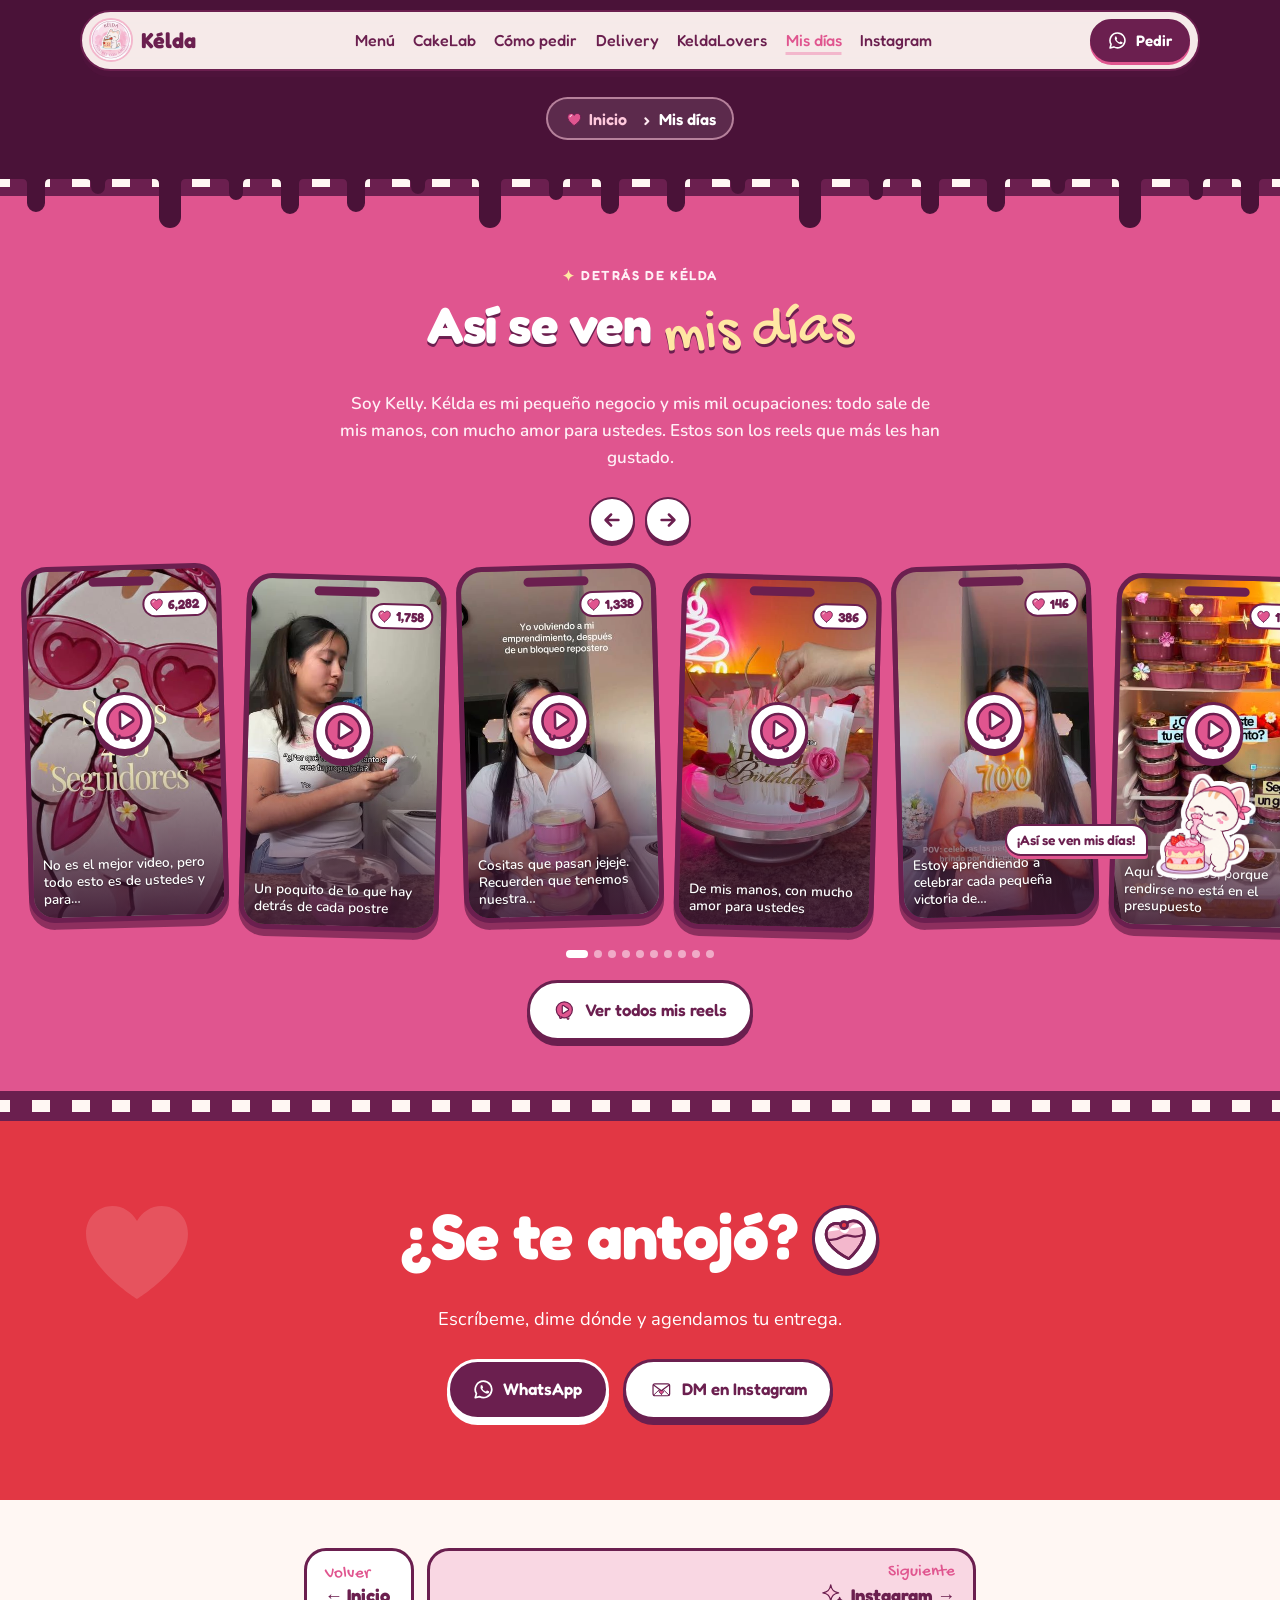
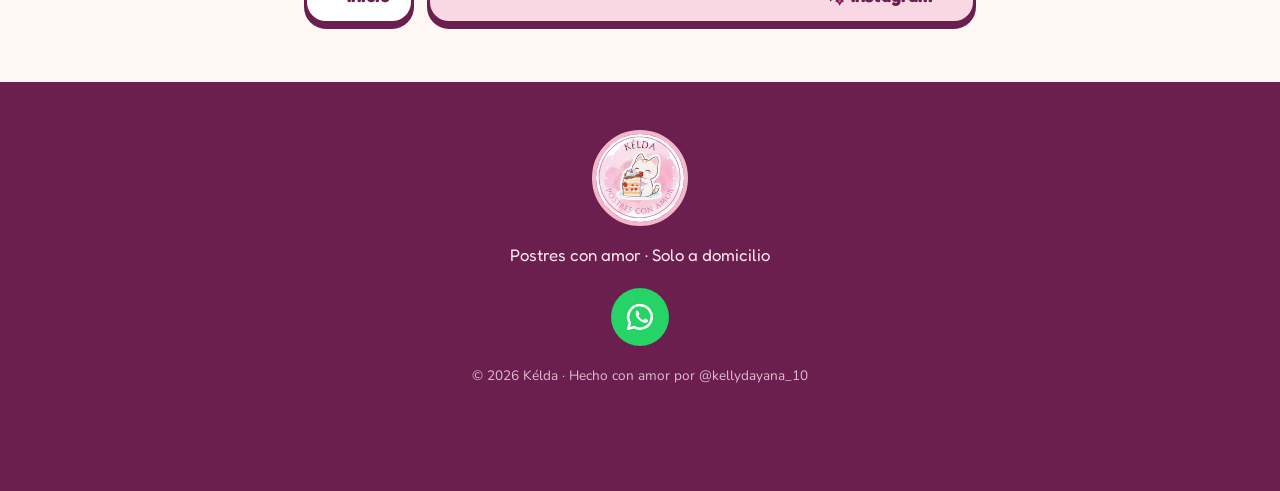
<file: mis-dias.html>
<!doctype html>
<html lang="es">
<head>
<meta charset="utf-8">
<meta name="viewport" content="width=device-width, initial-scale=1">
<title>Así se ven mis días · Kélda</title>
<meta name="description" content="Kélda, postrecitos con amor a domicilio · Mis días: Mis reels del día a día.">
<meta property="og:title" content="Así se ven mis días · Kélda">
<meta property="og:description" content="Fresas con crema, mousses y cakes personalizados, directo a tu puerta en Chicago y alrededores.">
<meta property="og:image" content="og.jpg">
<meta name="theme-color" content="#4A1238">
<link rel="icon" href="img/logo.jpg">
<link rel="preload" href="fonts/Fredoka-400-700.woff2" as="font" type="font/woff2" crossorigin>
<link rel="stylesheet" href="styles.css?v=5">
</head>
<body class="page-sub" data-page="mis-dias">
<svg width="0" height="0" style="position:absolute" aria-hidden="true">
  <symbol id="sparkle" viewBox="0 0 40 40"><path d="M20 2c1.6 9.5 5.5 14.6 17 18-11.5 3.4-15.4 8.5-17 18-1.6-9.5-5.5-14.6-17-18C14.5 16.6 18.4 11.5 20 2Z" fill="currentColor"/></symbol>
  <symbol id="heart" viewBox="0 0 40 36"><path d="M20 34S3 23.5 3 12.3C3 6.6 7.2 3 11.8 3c3.6 0 6.4 2 8.2 5 1.8-3 4.6-5 8.2-5C32.8 3 37 6.6 37 12.3 37 23.5 20 34 20 34Z" fill="none" stroke="currentColor" stroke-width="3" stroke-linejoin="round"/></symbol>
  <symbol id="heartfill" viewBox="0 0 40 36"><path d="M20 34S3 23.5 3 12.3C3 6.6 7.2 3 11.8 3c3.6 0 6.4 2 8.2 5 1.8-3 4.6-5 8.2-5C32.8 3 37 6.6 37 12.3 37 23.5 20 34 20 34Z" fill="currentColor"/></symbol>
  <symbol id="wa" viewBox="0 0 24 24"><path d="M12 2.5a9.4 9.4 0 0 0-8.1 14.2L2.6 21.4l4.8-1.3A9.4 9.4 0 1 0 12 2.5Z" fill="none" stroke="currentColor" stroke-width="2" stroke-linejoin="round"/><path d="M8.6 7.6c.3-.6.6-.6.9-.6h.6c.2 0 .4.1.6.5l.8 1.9c.1.3 0 .5-.1.7l-.5.6c-.1.2-.2.4 0 .6.4.7 1 1.4 1.6 1.9.7.6 1.4.9 1.8 1.1.2.1.4.1.6-.1l.7-.8c.2-.2.4-.3.7-.2l1.8.9c.3.1.4.3.4.5 0 .5-.2 1.2-.8 1.6-.6.4-1.4.6-2.4.3-1.1-.3-2.6-1-3.9-2.2-1.4-1.3-2.4-2.8-2.7-3.8-.3-1-.1-2.1.3-2.9Z" fill="currentColor"/></symbol>
  <symbol id="car" viewBox="0 0 48 32"><path d="M6 22v-6l5-8c.8-1.2 2-2 3.5-2h17c1.5 0 2.7.8 3.5 2l5 8v6" fill="none" stroke="currentColor" stroke-width="3" stroke-linejoin="round"/><path d="M3 22h42v4H3z" fill="currentColor"/><circle cx="13" cy="26" r="4.5" fill="#fff" stroke="currentColor" stroke-width="3"/><circle cx="35" cy="26" r="4.5" fill="#fff" stroke="currentColor" stroke-width="3"/><path d="M14 15l3-5h14l3 5z" fill="currentColor" opacity=".25"/></symbol>
  <symbol id="arrow" viewBox="0 0 24 24"><path d="M5 12h13M13 6l6 6-6 6" fill="none" stroke="currentColor" stroke-width="2.8" stroke-linecap="round" stroke-linejoin="round"/></symbol>
  <symbol id="star4" viewBox="0 0 40 40"><path d="M20 0l4.5 15.5L40 20l-15.5 4.5L20 40l-4.5-15.5L0 20l15.5-4.5Z" fill="currentColor"/></symbol>
<symbol id="i-manga" viewBox="0 0 48 48"><g fill="none" stroke="#6B1F4F" stroke-width="2.6" stroke-linecap="round" stroke-linejoin="round"><g transform="translate(-3 -3) rotate(-34 24 24)">
<path d="M11.4 6.2c6.6-2.4 18.6-2.4 25.2 0L28.4 30.4h-8.8Z" fill="#F3B7CC"/>
<path d="M11 6.4c1.4-3 4-3.6 5.6-1.4M37 6.4c-1.4-3-4-3.6-5.6-1.4" stroke-width="2.2"/>
<path d="M13.4 11.2c7 1.4 14.2 1.4 21.2 0" stroke-width="2.2"/>
<path d="M19.6 30.4h8.8l-1.8 5.8h-5.2Z" fill="#FFF7F3"/>
<path d="M24 23.6s-4.2-2.5-4.2-5.1c0-1.4 1-2.3 2.2-2.3 1 0 1.6.6 2 1.3.4-.7 1-1.3 2-1.3 1.2 0 2.2.9 2.2 2.3 0 2.6-4.2 5.1-4.2 5.1Z" fill="#E0558F" stroke-width="1.8"/></g>
<path d="M22.6 45c-.8-3 1.4-4.8 4-4.6.4-3.2 6.6-3.6 7.8-.4 3-.4 5.4 1.4 5 5Z" fill="#fff"/>
<path d="M28.8 40.6c1.2-.8 2.6-.9 3.8-.4" stroke-width="1.8"/></g></symbol><symbol id="i-paleta" viewBox="0 0 48 48"><g fill="none" stroke="#6B1F4F" stroke-width="2.6" stroke-linecap="round" stroke-linejoin="round"><path d="M6.8 39.6l8.8-8.8c1.4-1.4 3.5-1.4 4.6-.3s1.1 3.2-.3 4.6l-8.8 8.8c-1.4 1.4-3.4 1.5-4.6.3s-1.1-3.2.3-4.6Z" fill="#E0558F"/>
<path d="M19.4 29.8l3.6-1.4 15.2-15.3c2.4-2.4 6.2-.6 5 2.6L28.6 30.8l-3.4 1.4" fill="#FFF7F3"/>
<path d="M33.8 17.4c2.2-.6 3.4.6 3 2.6-2.6 2.8-5.4 5.5-7.6 7.3-1.6.4-2.6-.8-1.8-2.4Z" fill="#F3B7CC" stroke-width="2"/>
<path d="M10 37.2l2.6 2.6" stroke-width="2"/></g></symbol><symbol id="i-vasito" viewBox="0 0 48 48"><g fill="none" stroke="#6B1F4F" stroke-width="2.6" stroke-linecap="round" stroke-linejoin="round"><path d="M12.6 19.4h22.8l-3 22.4c-.2 1.4-1.4 2.4-2.8 2.4H18.4c-1.4 0-2.6-1-2.8-2.4Z" fill="#fff"/>
<path d="M13.4 25.4c3.6 1.6 6.8-1.2 10.6.2s7.4 1.2 10.6-.4" stroke-width="2.2"/>
<path d="M14.6 33.4c3.4 1.4 6.4-1 9.4.2s6.6 1.2 9.4-.2" stroke-width="2.2"/>
<path d="M13.2 27.4l1.4 6 3.4-.6 6-.6 6.2.6 3.4-.4 1-5.2-3.8-.8c-3.4.8-5.2.2-7.4-.6-2.6-.4-5.2 1.6-8 .6Z" fill="#F3B7CC" stroke="none"/>
<path d="M11 19.4c0-6 5.6-9.6 13-9.6s13 3.6 13 9.6Z" fill="#FFF7F3"/>
<path d="M18.4 14.8c2-1.8 5.4-2.4 8.2-1.4"/>
<path d="M29.4 11.6l6.6-7.2" stroke-width="3.2"/>
<circle cx="21.2" cy="7.6" r="3" fill="#E23744"/></g></symbol><symbol id="i-mousse" viewBox="0 0 48 48"><g fill="none" stroke="#6B1F4F" stroke-width="2.6" stroke-linecap="round" stroke-linejoin="round"><path d="M8 27.4h32l-2.6 12.4c-.4 1.8-2 3-3.8 3H14.4c-1.8 0-3.4-1.2-3.8-3Z" fill="#F3B7CC"/>
<path d="M14.4 31v7.6M20.8 31v8M27.2 31v8M33.6 31v7.6" stroke-width="2"/>
<path d="M10.6 27.4c0-9.6 6-15 13.4-15s13.4 5.4 13.4 15Z" fill="#FFE7A3"/>
<path d="M17.4 18.8c1.8-1.8 4-2.6 6.6-2.6" stroke-width="2.2"/>
<path d="M26.4 12.6c.2-2.6 2-4.6 4.6-5.2-.2 2.8-2 4.8-4.6 5.2Z" fill="#7BC79A" stroke-width="2"/></g></symbol><symbol id="i-cupcake" viewBox="0 0 48 48"><g fill="none" stroke="#6B1F4F" stroke-width="2.6" stroke-linecap="round" stroke-linejoin="round"><path d="M12.6 27h22.8l-3 14.6c-.2 1.2-1.2 2-2.4 2H18c-1.2 0-2.2-.8-2.4-2Z" fill="#CDE7F5"/>
<path d="M19 27.6l1.2 15.6M24 27.6v15.6M29 27.6l-1.2 15.6" stroke-width="2"/>
<path d="M10.6 27.2c-2.4-.6-2.6-4.6.4-5.6-1.2-3.6 2-6.4 5.4-5.4.4-3.6 4.4-5.4 7.6-3.6 3.4-1.8 7.6 0 7.6 3.6 3.4-1 6.6 1.8 5.4 5.4 3 1 2.8 5 .4 5.6Z" fill="#FFC8DC"/>
<path d="M15.6 21.8c2.6.8 5 .4 7-1M26.2 18.6c2.4 1.2 5 1.2 6.8.2" stroke-width="2"/>
<path d="M24 11.4s-3.6-2-3.6-4.3c0-1.2.9-2 1.9-2 .8 0 1.4.5 1.7 1.1.3-.6.9-1.1 1.7-1.1 1 0 1.9.8 1.9 2 0 2.3-3.6 4.3-3.6 4.3Z" fill="#E23744" stroke-width="1.8"/></g></symbol><symbol id="i-cake" viewBox="0 0 48 48"><g fill="none" stroke="#6B1F4F" stroke-width="2.6" stroke-linecap="round" stroke-linejoin="round"><ellipse cx="24" cy="42" rx="18" ry="3.2" fill="#fff"/>
<path d="M9.6 24.4h28.8v15.2c0 1.2-1 2.2-2.2 2.2H11.8c-1.2 0-2.2-1-2.2-2.2Z" fill="#FFF7F3"/>
<path d="M9.6 32.4h28.8" stroke-width="2.2"/>
<path d="M9.6 24.4c0-3.2 2-4.8 5-4.8h18.8c3 0 5 1.6 5 4.8v3.2c0 1.8-2.4 1.8-2.6 0-.4-2-2.8-2-3 .2-.2 3.2-3.8 3.2-4 0-.2-2.2-2.8-2.2-3.2 0-.4 2.4-3.6 2.4-4 0-.4-2.2-2.8-2.2-3.2.2-.2 2-3 2-3.2-.4-.2-1.8-2.6-1.8-3 0-.4 1.4-2.2 1.4-2.6 0Z" fill="#F3B7CC"/>
<path d="M24 19.6v-7" stroke-width="3"/>
<path d="M24 4.6c1.8 2 2.4 3.6 1.4 5-.8 1-2 1-2.8 0-1-1.4-.4-3 1.4-5Z" fill="#FFE7A3" stroke-width="2"/></g></symbol><symbol id="i-carta" viewBox="0 0 48 48"><g fill="none" stroke="#6B1F4F" stroke-width="2.6" stroke-linecap="round" stroke-linejoin="round"><rect x="6.4" y="12.6" width="35.2" height="25" rx="4" fill="#fff"/>
<path d="M7.6 14.6 24 27.2l16.4-12.6" />
<path d="M7.8 36.2l11.4-11M40.2 36.2 28.8 25.2" stroke-width="2"/>
<path d="M24 34.4s-4.6-2.8-4.6-5.6c0-1.6 1.1-2.5 2.4-2.5 1 0 1.8.6 2.2 1.4.4-.8 1.2-1.4 2.2-1.4 1.3 0 2.4.9 2.4 2.5 0 2.8-4.6 5.6-4.6 5.6Z" fill="#E0558F" stroke-width="2"/></g></symbol><symbol id="i-chat" viewBox="0 0 48 48"><g fill="none" stroke="#6B1F4F" stroke-width="2.6" stroke-linecap="round" stroke-linejoin="round"><path d="M24 7.4c9.6 0 17.2 6.2 17.2 14s-7.6 14-17.2 14c-1.8 0-3.6-.2-5.2-.6L10.4 40l1.8-7.8C8.8 29.6 6.8 25.8 6.8 21.4c0-7.8 7.6-14 17.2-14Z" fill="#FFC8DC"/>
<path d="M24 28.4s-6-3.6-6-7.4c0-2 1.5-3.3 3.1-3.3 1.4 0 2.4.8 2.9 1.9.5-1.1 1.5-1.9 2.9-1.9 1.6 0 3.1 1.3 3.1 3.3 0 3.8-6 7.4-6 7.4Z" fill="#E0558F"/></g></symbol><symbol id="i-batidor" viewBox="0 0 48 48"><g fill="none" stroke="#6B1F4F" stroke-width="2.6" stroke-linecap="round" stroke-linejoin="round"><path d="M10.4 41.8l9-9" stroke-width="4.4"/>
<path d="M20.2 31.4c-4-6.6-2.4-18.4 6.6-23.6 6.8-3.8 14.6 4 10.8 10.8-5.2 9-17 10.6-23.6 6.6Z" fill="#FFF7F3"/>
<path d="M20.4 31.2c.6-7.2 4.4-14.8 11.8-20.2M20.8 31.4c6-1.4 12.6-5 17-12.4M20.4 31c2.4-8 9-15.6 15.8-18.6" stroke-width="2"/></g></symbol><symbol id="i-caja" viewBox="0 0 48 48"><g fill="none" stroke="#6B1F4F" stroke-width="2.6" stroke-linecap="round" stroke-linejoin="round"><path d="M7.6 19.6h32.8v19.6c0 1.6-1.2 2.8-2.8 2.8H10.4c-1.6 0-2.8-1.2-2.8-2.8Z" fill="#F3B7CC"/>
<path d="M5.6 14.4c0-1.2 1-2.2 2.2-2.2h32.4c1.2 0 2.2 1 2.2 2.2v5.2H5.6Z" fill="#FFF7F3"/>
<path d="M17.6 12.2c0-4.4 2.8-7 6.4-7s6.4 2.6 6.4 7" stroke-width="2.4"/>
<rect x="13.4" y="24.2" width="21.2" height="13" rx="3" fill="#fff"/>
<path d="M17.4 37.2v-4.4c0-1.4 1.2-2.6 2.6-2.6h8c1.4 0 2.6 1.2 2.6 2.6v4.4" fill="#FFF7F3" stroke-width="2"/>
<path d="M17.2 31.6c0-3 3-5 6.8-5s6.8 2 6.8 5" fill="#FFC8DC" stroke-width="2"/>
<circle cx="24" cy="25" r="1.8" fill="#E23744" stroke-width="1.4"/>
<path d="M36.6 40.2s-3.4-2-3.4-4.1c0-1.1.8-1.8 1.7-1.8.8 0 1.4.5 1.7 1.1.3-.6.9-1.1 1.7-1.1.9 0 1.7.7 1.7 1.8 0 2.1-3.4 4.1-3.4 4.1Z" fill="#E0558F" stroke-width="1.6"/></g></symbol><symbol id="i-pin" viewBox="0 0 48 48"><g fill="none" stroke="#6B1F4F" stroke-width="2.6" stroke-linecap="round" stroke-linejoin="round"><path d="M24 44s-13.2-12.4-13.2-23.2C10.8 13.2 16.6 7 24 7s13.2 6.2 13.2 13.8C37.2 31.6 24 44 24 44Z" fill="#E0558F"/>
<path d="M24 26.6s-5.4-3.2-5.4-6.6c0-1.8 1.4-3 2.8-3 1.2 0 2.2.7 2.6 1.7.4-1 1.4-1.7 2.6-1.7 1.4 0 2.8 1.2 2.8 3 0 3.4-5.4 6.6-5.4 6.6Z" fill="#fff" stroke-width="2"/></g></symbol><symbol id="i-cal" viewBox="0 0 48 48"><g fill="none" stroke="#6B1F4F" stroke-width="2.6" stroke-linecap="round" stroke-linejoin="round"><rect x="7.4" y="10.4" width="33.2" height="30.4" rx="5" fill="#fff"/>
<path d="M7.4 15.4c0-2.8 2.2-5 5-5h23.2c2.8 0 5 2.2 5 5v3.4H7.4Z" fill="#F3B7CC"/>
<path d="M16 6.6v7M32 6.6v7" stroke-width="3"/>
<path d="M24 35.4s-5.6-3.4-5.6-6.8c0-1.8 1.4-3.1 2.9-3.1 1.3 0 2.2.8 2.7 1.8.5-1 1.4-1.8 2.7-1.8 1.5 0 2.9 1.3 2.9 3.1 0 3.4-5.6 6.8-5.6 6.8Z" fill="#E0558F" stroke-width="2"/></g></symbol><symbol id="i-slice" viewBox="0 0 48 48"><g fill="none" stroke="#6B1F4F" stroke-width="2.6" stroke-linecap="round" stroke-linejoin="round"><path d="M24 43.2S5.6 31.6 5.6 18.6C5.6 12 10.4 7.8 15.8 7.8c3.8 0 6.6 2 8.2 5 1.6-3 4.4-5 8.2-5 5.4 0 10.2 4.2 10.2 10.8 0 13-18.4 24.6-18.4 24.6Z" fill="#F3B7CC"/>
<path d="M6.4 22.2c5.4 1.4 9.4 1.2 13-.4 3.2-1.4 6.2-1.4 9.4 0 3.8 1.6 8 1.8 12.8.4" stroke-width="2.2"/>
<path d="M6.6 14.6c3.4-5 9.6-4.6 13 .6 1.8 2.8 3.8 3.4 4.4 3.4s2.6-.6 4.4-3.4c3.4-5.2 9.6-5.6 13-.6" fill="#fff" stroke="none"/>
<path d="M24 43.2S5.6 31.6 5.6 18.6C5.6 12 10.4 7.8 15.8 7.8c3.8 0 6.6 2 8.2 5 1.6-3 4.4-5 8.2-5 5.4 0 10.2 4.2 10.2 10.8 0 13-18.4 24.6-18.4 24.6Z"/>
<circle cx="24" cy="10.6" r="3.4" fill="#E23744"/></g></symbol><symbol id="i-play" viewBox="0 0 48 48"><g fill="none" stroke="#6B1F4F" stroke-width="2.6" stroke-linecap="round" stroke-linejoin="round"><circle cx="24" cy="23" r="17" fill="#E0558F"/>
<path d="M19.6 15.2c0-1.4 1.4-2.2 2.6-1.4l10 6.6c1 .8 1 2.4 0 3.2l-10 6.6c-1.2.8-2.6 0-2.6-1.4Z" fill="#fff"/>
<path d="M14 36.4c0 2.4.6 4.8 2.4 4.8s2.2-2.2 2.2-3.6M29.6 39.4c0 1.8.8 3.6 2.2 3.6s2-1.6 2-3.2" fill="#E0558F"/></g></symbol><symbol id="i-chispa" viewBox="0 0 48 48"><g fill="none" stroke="#6B1F4F" stroke-width="2.6" stroke-linecap="round" stroke-linejoin="round"><path d="M20 5.6c1.6 9.2 5 13.2 14.6 14.6C25 21.6 21.6 25.6 20 34.8 18.4 25.6 15 21.6 5.4 20.2 15 18.8 18.4 14.8 20 5.6Z" fill="#FFC8DC"/>
<path d="M36.6 28.6c.8 4.4 2.4 6.2 6.8 7-4.4.8-6 2.6-6.8 7-.8-4.4-2.4-6.2-6.8-7 4.4-.8 6-2.6 6.8-7Z" fill="#E0558F" stroke-width="2"/></g></symbol><symbol id="i-cuchara" viewBox="0 0 48 48"><g fill="none" stroke="#6B1F4F" stroke-width="2.6" stroke-linecap="round" stroke-linejoin="round"><path d="M27.6 22.6 41.2 38c1.2 1.4 1 3.2-.2 4.2s-3 .8-4-.6L24.6 25.2" fill="#E0558F"/>
<ellipse cx="18.4" cy="16.6" rx="10.4" ry="8.4" transform="rotate(42 18.4 16.6)" fill="#fff"/>
<path d="M11.4 17.6c1.6-4.6 5.6-7.4 9.6-6.6" stroke-width="2.2"/>
<path d="M33 9.4s-3-1.8-3-3.6c0-1 .7-1.6 1.5-1.6.7 0 1.2.4 1.5 1 .3-.6.8-1 1.5-1 .8 0 1.5.6 1.5 1.6 0 1.8-3 3.6-3 3.6ZM41 18.2s-2.4-1.4-2.4-2.9c0-.8.6-1.3 1.2-1.3.5 0 1 .3 1.2.8.2-.5.7-.8 1.2-.8.6 0 1.2.5 1.2 1.3 0 1.5-2.4 2.9-2.4 2.9Z" fill="#E0558F" stroke-width="1.6"/></g></symbol><symbol id="i-heart" viewBox="0 0 48 48"><g fill="none" stroke="#6B1F4F" stroke-width="2.6" stroke-linecap="round" stroke-linejoin="round"><path d="M24 40.6S7 30 7 18.6C7 12.8 11.2 9 16 9c3.6 0 6.4 2 8 5 1.6-3 4.4-5 8-5 4.8 0 9 3.8 9 9.6C41 30 24 40.6 24 40.6Z" fill="#E0558F"/>
<path d="M13.4 17.6c.4-2.4 2-3.8 4-4" stroke="#fff" stroke-width="2.4"/></g></symbol><symbol id="i-web" viewBox="0 0 48 48"><g fill="none" stroke="#6B1F4F" stroke-width="2.6" stroke-linecap="round" stroke-linejoin="round"><circle cx="24" cy="24" r="18" fill="#E23744"/>
<path d="M24 6v36M6 24h36M11.3 11.3l25.4 25.4M36.7 11.3 11.3 36.7" stroke="#fff" stroke-width="1.6"/>
<path d="M24 14.6l6.6 2.8 2.8 6.6-2.8 6.6-6.6 2.8-6.6-2.8-2.8-6.6 2.8-6.6ZM24 20l2.8 1.2L28 24l-1.2 2.8L24 28l-2.8-1.2L20 24l1.2-2.8Z" stroke="#fff" stroke-width="1.6"/>
<circle cx="24" cy="24" r="18"/></g></symbol><symbol id="i-bow" viewBox="0 0 48 48"><g fill="none" stroke="#6B1F4F" stroke-width="2.6" stroke-linecap="round" stroke-linejoin="round"><path d="M24 23.4C17 11.6 5.6 11.8 6 21.4c.4 8.6 11.6 8.6 18 2ZM24 23.4c7-11.8 18.4-11.6 18 -2-.4 8.6-11.6 8.6-18 2Z" fill="#E23744"/>
<path d="M21.6 26l-5.2 13.6 4.6-1.6 1.8 4 1.2-14M26.4 26l5.2 13.6-4.6-1.6-1.8 4-1.2-14" fill="#E23744"/>
<circle cx="24" cy="23.4" r="4.4" fill="#C21F33"/></g></symbol><symbol id="i-bear" viewBox="0 0 48 48"><g fill="none" stroke="#6B1F4F" stroke-width="2.6" stroke-linecap="round" stroke-linejoin="round"><circle cx="13" cy="13.4" r="6" fill="#C99A6E"/><circle cx="35" cy="13.4" r="6" fill="#C99A6E"/>
<circle cx="13" cy="13.4" r="2.4" fill="#FFC8DC" stroke="none"/><circle cx="35" cy="13.4" r="2.4" fill="#FFC8DC" stroke="none"/>
<circle cx="24" cy="26" r="15.4" fill="#C99A6E"/>
<ellipse cx="24" cy="31.4" rx="7.2" ry="5.6" fill="#F3E1CC"/>
<circle cx="18" cy="23.4" r="1.8" fill="#6B1F4F" stroke="none"/><circle cx="30" cy="23.4" r="1.8" fill="#6B1F4F" stroke="none"/>
<path d="M24 29.2c-1.4 0-2.4.6-2.4 1.2s1.4 1.6 2.4 1.6 2.4-1 2.4-1.6-1-1.2-2.4-1.2Z" fill="#6B1F4F" stroke-width="1.4"/>
<path d="M21.6 34.2c1.4 1.2 3.4 1.2 4.8 0" stroke-width="1.8"/></g></symbol><symbol id="i-velita" viewBox="0 0 48 48"><g fill="none" stroke="#6B1F4F" stroke-width="2.6" stroke-linecap="round" stroke-linejoin="round"><path d="M10 30.4h28v8.8c0 1.4-1.2 2.6-2.6 2.6H12.6c-1.4 0-2.6-1.2-2.6-2.6Z" fill="#E7D2F0"/>
<path d="M10 30.4c0-2 1.4-3.2 3.4-3.2h21.2c2 0 3.4 1.2 3.4 3.2v1.4c0 1.4-2.2 1.4-2.4 0-.4-1.6-2.6-1.6-2.8 0-.2 2.4-3.6 2.4-3.8 0-.2-1.6-2.6-1.6-3 0-.4 1.8-3.4 1.8-3.8 0-.2-1.6-2.6-1.6-3 0-.2 1.4-2.2 1.4-2.4 0Z" fill="#fff"/>
<rect x="15" y="15.2" width="4.4" height="12" rx="1.6" fill="#CDE7F5"/><rect x="21.8" y="13.2" width="4.4" height="14" rx="1.6" fill="#FFC8DC"/><rect x="28.6" y="15.2" width="4.4" height="12" rx="1.6" fill="#FFE7A3"/>
<path d="M17.2 8.4c1.4 1.6 1.8 2.8 1 3.8-.6.8-1.6.8-2.2 0-.6-1 0-2.2 1.2-3.8ZM24 6.2c1.4 1.6 1.8 2.8 1 3.8-.6.8-1.6.8-2.2 0-.6-1 0-2.2 1.2-3.8ZM30.8 8.4c1.4 1.6 1.8 2.8 1 3.8-.6.8-1.6.8-2.2 0-.6-1 0-2.2 1.2-3.8Z" fill="#F5A623" stroke-width="1.6"/></g></symbol><symbol id="i-flor" viewBox="0 0 48 48"><g fill="none" stroke="#6B1F4F" stroke-width="2.6" stroke-linecap="round" stroke-linejoin="round"><g fill="#FFC8DC"><circle cx="24" cy="12.6" r="7"/><circle cx="34.8" cy="20.4" r="7"/><circle cx="30.6" cy="33" r="7"/><circle cx="17.4" cy="33" r="7"/><circle cx="13.2" cy="20.4" r="7"/></g>
<circle cx="24" cy="23.6" r="6" fill="#FFE7A3"/>
<path d="M20.4 22.4c.6-1.4 1.8-2.2 3.2-2.2" stroke-width="1.8"/></g></symbol><symbol id="i-drip" viewBox="0 0 48 48"><g fill="none" stroke="#6B1F4F" stroke-width="2.6" stroke-linecap="round" stroke-linejoin="round"><path d="M9.6 18.4h28.8v20.6c0 1.4-1.2 2.6-2.6 2.6H12.2c-1.4 0-2.6-1.2-2.6-2.6Z" fill="#fff"/>
<path d="M9.6 18.4c0-3 2-4.6 4.8-4.6h19.2c2.8 0 4.8 1.6 4.8 4.6v4.4c0 2-2.6 2-2.8 0v-.4c0-1.6-2.8-1.6-2.8 0v5c0 2.4-3.6 2.4-3.6 0v-3c0-1.6-2.8-1.6-2.8 0v1c0 2.2-3.4 2.2-3.4 0v-2.6c0-1.6-2.8-1.6-2.8 0v6.6c0 2.6-3.8 2.6-3.8 0Z" fill="#E7B98A"/>
<circle cx="24" cy="10" r="3" fill="#fff"/></g></symbol><symbol id="i-nota" viewBox="0 0 48 48"><g fill="none" stroke="#6B1F4F" stroke-width="2.6" stroke-linecap="round" stroke-linejoin="round"><path d="M11.4 8.4h18.4l7.6 7.6v21.8c0 1.6-1.2 2.8-2.8 2.8H11.4c-1.6 0-2.8-1.2-2.8-2.8v-26.6c0-1.6 1.2-2.8 2.8-2.8Z" fill="#fff"/>
<path d="M29.8 8.4v5c0 1.4 1.2 2.6 2.6 2.6h5" fill="#F3B7CC"/>
<path d="M14.4 21.6h14.8M14.4 27.2h9.6" stroke-width="2.2"/>
<path d="M27.8 36.2s-4-2.4-4-4.8c0-1.4 1-2.2 2-2.2.9 0 1.6.5 2 1.2.4-.7 1.1-1.2 2-1.2 1 0 2 .8 2 2.2 0 2.4-4 4.8-4 4.8Z" fill="#E0558F" stroke-width="1.8"/></g></symbol></svg>

<a class="skip" href="#main">Saltar al contenido</a>

<header class="nav" id="top">
  <a class="nav__brand" href="index.html" data-sec="top" aria-label="Kélda, inicio">
    <img src="img/logo.jpg" alt="" width="44" height="44">
    <span>Kélda</span>
  </a>
  <nav class="nav__main" aria-label="Páginas">
    <ul class="nav__links">
      <li><a href="menu.html" data-sec="menu">Menú</a></li><li><a href="cakelab.html" data-sec="cakelab">CakeLab</a></li><li><a href="como-pedir.html" data-sec="como-pedir">Cómo pedir</a></li><li><a href="delivery.html" data-sec="delivery">Delivery</a></li><li><a href="keldalovers.html" data-sec="keldalovers">KeldaLovers</a></li><li><a href="mis-dias.html" data-sec="mis-dias" aria-current="page">Mis días</a></li><li><a href="instagram.html" data-sec="instagram">Instagram</a></li>
    </ul>
  </nav>
  <div class="nav__end">
    <a class="btn btn--sm btn--plum" href="https://wa.me/18157636521?text=%C2%A1Hola%20K%C3%A9lda%21%20Vi%20tu%20p%C3%A1gina%20y%20quiero%20pedir%20unos%20postrecitos.%20%C2%BFMe%20ayudas%3F" data-placeholder="whatsapp"><svg aria-hidden="true"><use href="#wa"/></svg><span>Pedir</span></a>
    <button class="nav__toggle" type="button" aria-expanded="false" aria-controls="nav-panel" aria-label="Abrir el menú de secciones"><span class="burger" aria-hidden="true"><i></i><i></i><i></i></span></button>
  </div>
  <nav class="nav__panel" id="nav-panel" aria-label="Todas las secciones" hidden>
    <p>¿A dónde vamos?</p>
    <ul><li><a href="index.html" data-sec="top"><svg class="ic" aria-hidden="true"><use href="#i-heart"/></svg>Inicio</a></li><li><a href="menu.html" data-sec="menu"><svg class="ic" aria-hidden="true"><use href="#i-vasito"/></svg>Menú</a></li><li><a href="cakelab.html" data-sec="cakelab"><svg class="ic" aria-hidden="true"><use href="#i-manga"/></svg>CakeLab</a></li><li><a href="como-pedir.html" data-sec="como-pedir"><svg class="ic" aria-hidden="true"><use href="#i-chat"/></svg>Cómo pedir</a></li><li><a href="delivery.html" data-sec="delivery"><svg class="ic" aria-hidden="true"><use href="#i-caja"/></svg>Delivery</a></li><li><a href="keldalovers.html" data-sec="keldalovers"><svg class="ic" aria-hidden="true"><use href="#i-slice"/></svg>KeldaLovers</a></li><li><a href="mis-dias.html" data-sec="mis-dias" aria-current="page"><svg class="ic" aria-hidden="true"><use href="#i-play"/></svg>Mis días</a></li><li><a href="instagram.html" data-sec="instagram"><svg class="ic" aria-hidden="true"><use href="#i-chispa"/></svg>Instagram</a></li></ul>
  </nav>
</header>

<main id="main">
<div class="phero">
  <nav class="crumbs" aria-label="Estás aquí"><a href="index.html" data-sec="top"><svg class="ic" aria-hidden="true"><use href="#i-heart"/></svg>Inicio</a><span aria-hidden="true">›</span><span aria-current="page">Mis días</span></nav>
  <div class="hero__drip" aria-hidden="true"></div>
</div>
<section class="reels" id="mis-dias" aria-labelledby="reels-title">
  <div class="sec-head">
    <p class="kicker kicker--light"><svg class="ico" aria-hidden="true"><use href="#sparkle"/></svg>Detrás de Kélda</p>
    <h2 id="reels-title">Así se ven <span class="script">mis días</span></h2>
    <p>Soy Kelly. Kélda es mi pequeño negocio y mis mil ocupaciones: todo sale de mis manos, con mucho amor para ustedes. Estos son los reels que más les han gustado.</p>
  </div>
  <div class="rail-nav"><button class="rail-btn" type="button" data-dir="-1" aria-label="Anterior en los reels"><svg aria-hidden="true" style="transform:scaleX(-1)"><use href="#arrow"/></svg></button><button class="rail-btn" type="button" data-dir="1" aria-label="Siguiente en los reels"><svg aria-hidden="true"><use href="#arrow"/></svg></button></div>
  <ul class="rail reels__rail" tabindex="0" aria-label="Reels de Kélda: desliza para ver más">
    <li class="reel"><a href="https://www.instagram.com/reel/Dduje5sv4zc/" target="_blank" rel="noopener" aria-label="Ver en Instagram el reel: No es el mejor video, pero todo esto es de ustedes y para… (6,282 me gusta)"><span class="reel__phone"><img src="img/ig/reel_Dduje5sv4zc.jpg" alt="" width="360" height="640" loading="lazy"><span class="reel__play"><svg class="ic" aria-hidden="true"><use href="#i-play"/></svg></span><span class="reel__likes"><svg class="ic" aria-hidden="true"><use href="#i-heart"/></svg>6,282</span><span class="reel__cap">No es el mejor video, pero todo esto es de ustedes y para…</span></span></a></li><li class="reel"><a href="https://www.instagram.com/reel/DdmzQaJu7DX/" target="_blank" rel="noopener" aria-label="Ver en Instagram el reel: Un poquito de lo que hay detrás de cada postre (1,758 me gusta)"><span class="reel__phone"><img src="img/ig/reel_DdmzQaJu7DX.jpg" alt="" width="360" height="640" loading="lazy"><span class="reel__play"><svg class="ic" aria-hidden="true"><use href="#i-play"/></svg></span><span class="reel__likes"><svg class="ic" aria-hidden="true"><use href="#i-heart"/></svg>1,758</span><span class="reel__cap">Un poquito de lo que hay detrás de cada postre</span></span></a></li><li class="reel"><a href="https://www.instagram.com/reel/DdXNmt_PsQR/" target="_blank" rel="noopener" aria-label="Ver en Instagram el reel: Cositas que pasan jejeje. Recuerden que tenemos nuestra… (1,338 me gusta)"><span class="reel__phone"><img src="img/ig/reel_DdXNmt_PsQR.jpg" alt="" width="360" height="640" loading="lazy"><span class="reel__play"><svg class="ic" aria-hidden="true"><use href="#i-play"/></svg></span><span class="reel__likes"><svg class="ic" aria-hidden="true"><use href="#i-heart"/></svg>1,338</span><span class="reel__cap">Cositas que pasan jejeje. Recuerden que tenemos nuestra…</span></span></a></li><li class="reel"><a href="https://www.instagram.com/reel/Dd1oHuQRkqI/" target="_blank" rel="noopener" aria-label="Ver en Instagram el reel: De mis manos, con mucho amor para ustedes (386 me gusta)"><span class="reel__phone"><img src="img/ig/reel_Dd1oHuQRkqI.jpg" alt="" width="360" height="640" loading="lazy"><span class="reel__play"><svg class="ic" aria-hidden="true"><use href="#i-play"/></svg></span><span class="reel__likes"><svg class="ic" aria-hidden="true"><use href="#i-heart"/></svg>386</span><span class="reel__cap">De mis manos, con mucho amor para ustedes</span></span></a></li><li class="reel"><a href="https://www.instagram.com/reel/DeNq5mzOUAO/" target="_blank" rel="noopener" aria-label="Ver en Instagram el reel: Estoy aprendiendo a celebrar cada pequeña victoria de… (146 me gusta)"><span class="reel__phone"><img src="img/ig/reel_DeNq5mzOUAO.jpg" alt="" width="360" height="640" loading="lazy"><span class="reel__play"><svg class="ic" aria-hidden="true"><use href="#i-play"/></svg></span><span class="reel__likes"><svg class="ic" aria-hidden="true"><use href="#i-heart"/></svg>146</span><span class="reel__cap">Estoy aprendiendo a celebrar cada pequeña victoria de…</span></span></a></li><li class="reel"><a href="https://www.instagram.com/reel/DdsDSJouecd/" target="_blank" rel="noopener" aria-label="Ver en Instagram el reel: Aquí seguimos, porque rendirse no está en el presupuesto (134 me gusta)"><span class="reel__phone"><img src="img/ig/reel_DdsDSJouecd.jpg" alt="" width="360" height="640" loading="lazy"><span class="reel__play"><svg class="ic" aria-hidden="true"><use href="#i-play"/></svg></span><span class="reel__likes"><svg class="ic" aria-hidden="true"><use href="#i-heart"/></svg>134</span><span class="reel__cap">Aquí seguimos, porque rendirse no está en el presupuesto</span></span></a></li><li class="reel"><a href="https://www.instagram.com/reel/Deea76UPBAN/" target="_blank" rel="noopener" aria-label="Ver en Instagram el reel: Mi pequeño negocio, mis mil ocupaciones (93 me gusta)"><span class="reel__phone"><img src="img/ig/reel_Deea76UPBAN.jpg" alt="" width="360" height="640" loading="lazy"><span class="reel__play"><svg class="ic" aria-hidden="true"><use href="#i-play"/></svg></span><span class="reel__likes"><svg class="ic" aria-hidden="true"><use href="#i-heart"/></svg>93</span><span class="reel__cap">Mi pequeño negocio, mis mil ocupaciones</span></span></a></li><li class="reel"><a href="https://www.instagram.com/reel/DdkXLX8OXnh/" target="_blank" rel="noopener" aria-label="Ver en Instagram el reel: Que nunca falten los hombres que saben que un detallito… (84 me gusta)"><span class="reel__phone"><img src="img/ig/reel_DdkXLX8OXnh.jpg" alt="" width="360" height="640" loading="lazy"><span class="reel__play"><svg class="ic" aria-hidden="true"><use href="#i-play"/></svg></span><span class="reel__likes"><svg class="ic" aria-hidden="true"><use href="#i-heart"/></svg>84</span><span class="reel__cap">Que nunca falten los hombres que saben que un detallito…</span></span></a></li><li class="reel"><a href="https://www.instagram.com/reel/DecNv95OwZG/" target="_blank" rel="noopener" aria-label="Ver en Instagram el reel: Pastel de chocolate con delicioso relleno de Nutella… (73 me gusta)"><span class="reel__phone"><img src="img/ig/reel_DecNv95OwZG.jpg" alt="" width="360" height="640" loading="lazy"><span class="reel__play"><svg class="ic" aria-hidden="true"><use href="#i-play"/></svg></span><span class="reel__likes"><svg class="ic" aria-hidden="true"><use href="#i-heart"/></svg>73</span><span class="reel__cap">Pastel de chocolate con delicioso relleno de Nutella…</span></span></a></li><li class="reel"><a href="https://www.instagram.com/reel/DeM9aH3P5Qn/" target="_blank" rel="noopener" aria-label="Ver en Instagram el reel: Spider-Man Cake (59 me gusta)"><span class="reel__phone"><img src="img/ig/reel_DeM9aH3P5Qn.jpg" alt="" width="360" height="640" loading="lazy"><span class="reel__play"><svg class="ic" aria-hidden="true"><use href="#i-play"/></svg></span><span class="reel__likes"><svg class="ic" aria-hidden="true"><use href="#i-heart"/></svg>59</span><span class="reel__cap">Spider-Man Cake</span></span></a></li>
  </ul>
  <div class="rail-dots" aria-hidden="true"></div>
  <div class="reels__more"><a class="btn btn--white" href="https://www.instagram.com/kelda.postres/reels/" target="_blank" rel="noopener"><svg class="ic" aria-hidden="true"><use href="#i-play"/></svg>Ver todos mis reels</a></div>
</section>
<section class="final" id="pedir" aria-labelledby="final-title">
  <svg class="doodle d5" aria-hidden="true"><use href="#heartfill"/></svg>
  <h2 id="final-title">¿Se te antojó? <span class="h2ico"><svg class="ic" aria-hidden="true"><use href="#i-slice"/></svg></span></h2>
  <p>Escríbeme, dime dónde y agendamos tu entrega.</p>
  <div class="cta cta--center">
    <a class="btn btn--plum" href="https://wa.me/18157636521?text=%C2%A1Hola%20K%C3%A9lda%21%20Quiero%20un%20pastel%20para%20una%20ocasi%C3%B3n%20especial.%20%C2%BFMe%20ayudas%3F" data-placeholder="whatsapp"><svg aria-hidden="true"><use href="#wa"/></svg>WhatsApp</a>
    <a class="btn btn--white" href="https://ig.me/m/kelda.postres"><svg class="ic" aria-hidden="true"><use href="#i-carta"/></svg>DM en Instagram</a>
  </div>
</section>
<nav class="pager" aria-label="Seguir explorando">
  <a class="pager__btn pager__home" href="index.html" data-sec="top"><small>Volver</small><b>← Inicio</b></a>
  <a class="pager__btn pager__next" href="instagram.html" data-sec="instagram"><small>Siguiente</small><b><svg class="ic" aria-hidden="true"><use href="#i-chispa"/></svg>Instagram →</b></a>
</nav>
</main>

<footer class="foot">
  <img src="img/logo.jpg" alt="Logo de Kélda, postres con amor" width="96" height="96" loading="lazy">
  <p class="foot__tag">Postres con amor · Solo a domicilio</p>
  <ul class="social" aria-label="Contacto">
    <li><a href="https://wa.me/18157636521?text=%C2%A1Hola%20K%C3%A9lda%21%20Vi%20tu%20p%C3%A1gina%20y%20quiero%20pedir%20unos%20postrecitos.%20%C2%BFMe%20ayudas%3F" data-placeholder="whatsapp" aria-label="WhatsApp"><svg><use href="#wa"/></svg></a></li>
  </ul>
  <p class="foot__small">© <span id="yr">2026</span> Kélda · Hecho con amor por @kellydayana_10</p>
</footer>

<div class="guide" id="guide">
  <nav class="guide__menu" id="guide-menu" aria-label="Ir a otra sección" hidden>
    <p>¿A dónde vamos?</p>
    <a href="index.html" data-sec="top"><svg class="ic" aria-hidden="true"><use href="#i-heart"/></svg>Inicio</a><a href="menu.html" data-sec="menu"><svg class="ic" aria-hidden="true"><use href="#i-vasito"/></svg>Menú</a><a href="cakelab.html" data-sec="cakelab"><svg class="ic" aria-hidden="true"><use href="#i-manga"/></svg>CakeLab</a><a href="como-pedir.html" data-sec="como-pedir"><svg class="ic" aria-hidden="true"><use href="#i-chat"/></svg>Cómo pedir</a><a href="delivery.html" data-sec="delivery"><svg class="ic" aria-hidden="true"><use href="#i-caja"/></svg>Delivery</a><a href="keldalovers.html" data-sec="keldalovers"><svg class="ic" aria-hidden="true"><use href="#i-slice"/></svg>KeldaLovers</a><a href="mis-dias.html" data-sec="mis-dias" class="on" aria-current="page"><svg class="ic" aria-hidden="true"><use href="#i-play"/></svg>Mis días</a><a href="instagram.html" data-sec="instagram"><svg class="ic" aria-hidden="true"><use href="#i-chispa"/></svg>Instagram</a>
  </nav>
  <p class="guide__bubble" aria-live="polite"></p>
  <button class="guide__cat" type="button" aria-expanded="false" aria-controls="guide-menu" aria-label="Gatito de Kélda: abrir el menú de secciones"><img src="img/gatito-manga.webp" alt="" width="900" height="900"></button>
</div>
<script src="script.js?v=5" defer></script>
</body>
</html>
</file>
<file: styles.css>
@font-face{font-family:"Fredoka";src:url(fonts/Fredoka-400-700.woff2) format("woff2");font-weight:400 700;font-display:swap}
@font-face{font-family:"Nunito";src:url(fonts/Nunito-400.woff2) format("woff2");font-weight:400;font-display:swap}
@font-face{font-family:"Nunito";src:url(fonts/Nunito-600.woff2) format("woff2");font-weight:600;font-display:swap}
@font-face{font-family:"Nunito";src:url(fonts/Nunito-800.woff2) format("woff2");font-weight:800;font-display:swap}
@font-face{font-family:"Gochi Hand";src:url(fonts/GochiHand-400.woff2) format("woff2");font-weight:400;font-display:swap}

:root{
  --rosa:#F9D7E3;      /* fondo de sus posts */
  --rosa-2:#F3B7CC;    /* acuarela del logo */
  --chicle:#E0558F;    /* letrero neón */
  --fresa:#E23744;     /* 🍓 */
  --lila:#E7D2F0;      /* pastelitos lila */
  --celeste:#CDE7F5;   /* cupcakes 🩵 */
  --ciruela:#6B1F4F;   /* títulos de sus posts */
  --crema:#FFF7F3;
  --tinta:#3B1530;
  --r:28px;
  --shadow:0 6px 0 rgba(107,31,79,.14);
}
*{box-sizing:border-box}
html{scroll-behavior:smooth;scroll-padding-top:84px}
@supports(overflow:clip){html,body{overflow-x:clip}}
main{overflow-x:clip}
body{margin:0;font:400 1.0625rem/1.6 "Nunito",system-ui,sans-serif;color:var(--tinta);background:var(--crema);overflow-x:clip}
img{max-width:100%;display:block}
a{color:inherit}
h1,h2,h3{font-family:"Fredoka",system-ui,sans-serif;color:var(--ciruela);line-height:1.08;margin:0 0 .5em;letter-spacing:-.01em}
h1{font-size:clamp(2.4rem,7.6vw,4.6rem);font-weight:700}
h2{font-size:clamp(2rem,5.5vw,3.2rem);font-weight:700}
h3{font-size:1.3rem;font-weight:600}
p{margin:0 0 1em}
:focus-visible{outline:3px solid var(--fresa);outline-offset:3px;border-radius:12px}
.skip{position:absolute;left:-999px;top:8px;background:var(--ciruela);color:#fff;padding:.5em 1em;border-radius:99px;z-index:99}
.skip:focus{left:8px}

.hl{position:relative;white-space:nowrap;color:var(--chicle);z-index:0}
.hl::after{content:"";position:absolute;left:-.12em;right:-.12em;bottom:.04em;height:.42em;background:var(--rosa-2);border-radius:99px;z-index:-1;opacity:.7;transform:rotate(-1.5deg)}
.hl--lila{color:var(--ciruela)}.hl--lila::after{background:var(--lila);opacity:1}
.script{font-family:"Gochi Hand",cursive;font-weight:400;color:var(--rosa-2);font-size:1.12em;display:inline-block;transform:rotate(-3deg)}
.kicker{font-family:"Fredoka",sans-serif;font-weight:600;text-transform:uppercase;letter-spacing:.12em;font-size:.82rem;color:var(--chicle);margin-bottom:.8em;display:flex;align-items:center;gap:.45em}
.sec-head .kicker{justify-content:center}
.kicker--light{color:var(--rosa-2)}
.ico{width:1em;height:1em;color:var(--fresa)}
.note{font-family:"Gochi Hand",cursive;font-size:1.35rem;color:var(--chicle);line-height:1.2}

/* placeholders bien visibles para completar */
.ph{background:repeating-linear-gradient(-45deg,#FFF1A8 0 8px,#FFE873 8px 16px);color:#5a4300;border:2px dashed #C9A300;border-radius:10px;padding:.05em .45em;font-weight:800;font-size:.92em;white-space:nowrap}
.ph--dark{color:#5a4300}
.ph--inline{font-size:.8em;margin-left:.3em;border-width:1.5px}

/* botones */
.btn{display:inline-flex;align-items:center;gap:.55em;font:600 1.05rem/1 "Fredoka",sans-serif;text-decoration:none;padding:.95em 1.4em;border-radius:99px;border:3px solid var(--ciruela);transition:transform .15s ease,box-shadow .15s ease;box-shadow:0 5px 0 var(--ciruela)}
.btn svg{width:1.25em;height:1.25em;flex:none}
.btn:hover{transform:translateY(-2px);box-shadow:0 7px 0 var(--ciruela)}
.btn:active{transform:translateY(3px);box-shadow:0 2px 0 var(--ciruela)}
.btn--plum{background:var(--ciruela);color:#fff;box-shadow:0 5px 0 var(--chicle);border-color:var(--ciruela)}
.btn--plum:hover{box-shadow:0 7px 0 var(--chicle)}
.btn--ghost{background:#fff;color:var(--ciruela)}
.btn--pink{background:var(--rosa-2);color:var(--ciruela);border-color:#fff;box-shadow:0 5px 0 #fff}
.btn--white{background:#fff;color:var(--ciruela)}
.btn--sm{padding:.6em 1em;font-size:.95rem;box-shadow:0 3px 0 var(--chicle)}
.cta{display:flex;flex-wrap:wrap;gap:.9rem;margin-top:1.6rem}
.cta--center{justify-content:center}

/* nav */
.nav{position:sticky;top:10px;z-index:20;margin:10px auto 0;width:min(1120px,calc(100% - 20px));display:flex;align-items:center;justify-content:space-between;gap:1rem;background:rgba(255,255,255,.92);backdrop-filter:blur(8px);border:2.5px solid var(--ciruela);border-radius:99px;padding:.4rem .5rem .4rem .45rem;box-shadow:var(--shadow)}
.nav__brand{display:flex;align-items:center;gap:.5rem;text-decoration:none;font:700 1.35rem "Fredoka",sans-serif;color:var(--ciruela)}
.nav__brand img{width:44px;height:44px;border-radius:50%;border:2px solid var(--rosa-2)}
.nav__links{display:none;list-style:none;margin:0;padding:0;gap:1.4rem}
.nav__links a{text-decoration:none;font:500 1rem "Fredoka",sans-serif;color:var(--ciruela)}
.nav__links a:hover{color:var(--chicle)}
@media(min-width:860px){.nav__links{display:flex}}

/* hero — gatito repostero */
.nav{background:rgba(255,247,243,.95)}
.hero{--hbg:#4A1238;position:relative;isolation:isolate;display:grid;gap:1rem;padding:6.2rem 1.25rem 4.5rem;margin-top:-76px;background:var(--hbg);color:#FFE9F1;overflow:hidden}
.hero::before{content:"";position:absolute;inset:0;background:radial-gradient(rgba(255,255,255,.07) 2px,transparent 2.5px) 0 0/28px 28px;z-index:-2}
.hero__blob{position:absolute;z-index:-1;pointer-events:none}
.hb1{width:520px;height:520px;color:#7A2A62;right:-170px;top:120px}
.hero__leaf{position:absolute;z-index:-1;pointer-events:none}
.hl1{width:110px;height:176px;color:var(--chicle);left:-34px;top:96px;transform:rotate(-28deg)}
.hl2{width:84px;height:134px;color:#C9A7F0;right:12px;bottom:70px;transform:rotate(32deg)}
.hl3{width:60px;height:96px;color:var(--fresa);left:40%;bottom:40px;transform:rotate(-70deg);opacity:.9}
.hero__text{position:relative;z-index:3;max-width:620px}
.hero__kicker{display:flex;gap:.5rem;flex-wrap:wrap;margin:0 0 1rem}
.hero__kicker span{font:600 .85rem "Fredoka",sans-serif;letter-spacing:.08em;text-transform:uppercase;background:rgba(255,255,255,.1);border:2px solid rgba(255,200,220,.45);padding:.3em .8em;border-radius:99px}
.hero h1{color:#FFE9F1;font-size:clamp(3.1rem,15vw,6.6rem);line-height:.86;letter-spacing:-.02em;text-transform:uppercase;margin:0 0 1.1rem;text-shadow:0 .07em 0 var(--chicle)}
.hero h1 span{display:block}
.hero h1 em{font-style:normal;color:#FFC8DC;position:relative;display:inline-block;transform:rotate(-3deg)}
.hero h1 em::after{content:"";position:absolute;right:-.42em;top:-.12em;width:.4em;height:.4em;background:var(--fresa);-webkit-mask:url('data:image/svg+xml;utf8,<svg xmlns="http://www.w3.org/2000/svg" viewBox="0 0 40 36"><path d="M20 34S3 23.5 3 12.3C3 6.6 7.2 3 12 3c3.6 0 6.5 2 8 5 1.5-3 4.4-5 8-5 4.8 0 9 3.6 9 9.3C37 23.5 20 34 20 34Z"/></svg>') center/contain no-repeat;mask:url('data:image/svg+xml;utf8,<svg xmlns="http://www.w3.org/2000/svg" viewBox="0 0 40 36"><path d="M20 34S3 23.5 3 12.3C3 6.6 7.2 3 12 3c3.6 0 6.5 2 8 5 1.5-3 4.4-5 8-5 4.8 0 9 3.6 9 9.3C37 23.5 20 34 20 34Z"/></svg>') center/contain no-repeat}
.hero .lead{color:#FBD9E7;font-size:1.12rem;max-width:36ch}
.btn--outline{background:#4A1238;color:#FFE9F1;border-color:#FFC8DC;box-shadow:0 5px 0 #FFC8DC}
.btn--outline:hover{box-shadow:0 7px 0 #FFC8DC}
.hero .btn--pink{background:#FFC8DC;border-color:#FFC8DC;box-shadow:0 5px 0 var(--chicle)}
.hero__art{position:relative;width:min(100%,430px);aspect-ratio:1/1;margin:0 auto;z-index:2}
.hero__disc{position:absolute;inset:9%;border-radius:50%;background:#FFC8DC;box-shadow:0 0 0 14px rgba(255,200,220,.22),0 0 0 30px rgba(255,200,220,.1)}
.hero__cat{position:absolute;inset:0;width:100%;height:100%;object-fit:contain;filter:drop-shadow(0 6px 0 rgba(224,85,143,.6));animation:bob 3.6s ease-in-out infinite;transform-origin:50% 90%}
.bubble{position:absolute;z-index:4;font:400 1.05rem/1 "Gochi Hand",cursive;color:var(--ciruela);background:#fff;padding:.45em .8em;border-radius:99px;border:2.5px solid var(--ciruela);box-shadow:0 4px 0 var(--chicle);white-space:nowrap}
.b1{left:-2%;top:10%;transform:rotate(-8deg);animation:float 5s ease-in-out infinite}
.b2{right:-3%;top:44%;transform:rotate(6deg);background:#E7D2F0;animation:float 6s ease-in-out infinite .8s}
.b3{left:2%;bottom:6%;transform:rotate(-4deg);background:#FFE9F1;animation:float 5.5s ease-in-out infinite 1.6s}
.badge{position:absolute;right:-2%;top:-3%;width:96px;height:96px;z-index:4;background:var(--fresa);border-radius:50%;border:3px solid #fff;display:grid;place-items:center;box-shadow:0 5px 0 rgba(30,0,20,.35)}
.badge svg{position:absolute;inset:0;width:100%;height:100%;animation:spin 14s linear infinite}
.badge text{font:700 11.5px "Fredoka",sans-serif;fill:#fff;letter-spacing:.06em}
.badge span{font-size:1.7rem}
.spk{position:absolute;color:#FFE873;z-index:3;animation:twinkle 2.4s ease-in-out infinite}
.s1{width:26px;height:26px;left:12%;top:2%}
.s2{width:34px;height:34px;right:20%;top:6%;color:#FFC8DC;animation-delay:.6s}
.s3{width:18px;height:18px;right:6%;bottom:24%;animation-delay:1.2s}
.s4{width:24px;height:24px;left:6%;top:48%;color:#C9A7F0;animation-delay:1.8s}
.hrt{position:absolute;color:var(--chicle);z-index:3;width:20px;height:18px;bottom:30%;opacity:0;animation:rise 4s ease-in infinite}
.hrt.h1{left:40%}.hrt.h2{left:52%;animation-delay:1.3s;color:#FFC8DC;width:14px;height:13px}.hrt.h3{left:46%;animation-delay:2.6s;color:var(--fresa)}
.hero__drip{position:absolute;left:calc(50% - 50vw);top:-1px;width:100vw;height:72px;background:url("data:image/svg+xml,%3Csvg%20xmlns%3D%22http%3A//www.w3.org/2000/svg%22%20width%3D%22320%22%20height%3D%2272%22%20viewBox%3D%220%200%20320%2072%22%3E%3Cpath%20fill%3D%22%234A1238%22%20d%3D%22M0%200H320V14H0Z%20M22%2014Q27%2014%2027%2019V38A9%209%200%200%200%2045%2038V19Q45%2014%2050%2014Z%20M86%2014Q91%2014%2091%2019V22A7%207%200%200%200%20105%2022V19Q105%2014%20110%2014Z%20M154%2014Q159%2014%20159%2019V52A11%2011%200%200%200%20181%2052V19Q181%2014%20186%2014Z%20M224%2014Q229%2014%20229%2019V28A7%207%200%200%200%20243%2028V19Q243%2014%20248%2014Z%20M276%2014Q281%2014%20281%2019V40A9%209%200%200%200%20299%2040V19Q299%2014%20304%2014Z%22/%3E%3C/svg%3E") 0 0/320px 72px repeat-x;z-index:1;pointer-events:none;transform-origin:top;animation:drip 6s ease-in-out infinite}
@media(max-width:899px){
  .hero{padding-top:5.6rem;gap:0}
  .hero__text{display:contents}
  .hero__kicker{order:1}.hero h1{order:2;margin-bottom:.4rem}.hero__art{order:3;width:min(100%,360px);margin:.2rem auto .6rem}.hero .lead{order:4}.hero .cta{order:5;margin-top:1rem}
  .hero__kicker,.hero h1,.hero .lead,.hero .cta{position:relative;z-index:3}
  .b2{right:-1%;top:auto;bottom:4%}
  .b3{display:none}
  .hl2{bottom:auto;top:40%;right:-30px}
  .hl3{display:none}
}
@keyframes drip{0%,100%{transform:scaleY(1)}50%{transform:scaleY(1.15)}}
@keyframes bob{0%,100%{transform:translateY(0) rotate(0)}50%{transform:translateY(-8px) rotate(-1.2deg)}}
@keyframes float{0%,100%{translate:0 0}50%{translate:0 -7px}}
@keyframes spin{to{transform:rotate(360deg)}}
@keyframes twinkle{0%,100%{transform:scale(.6) rotate(0);opacity:.5}50%{transform:scale(1.1) rotate(25deg);opacity:1}}
@keyframes rise{0%{transform:translateY(0) scale(.6);opacity:0}15%{opacity:1}100%{transform:translateY(-150px) scale(1.1);opacity:0}}
@media(min-width:900px){
  .hero{grid-template-columns:1.1fr .9fr;align-items:center;padding:8.5rem max(1.5rem,calc(50% - 580px)) 6.5rem;gap:2rem}
  .hero__art{width:100%;max-width:520px}
  .hl1{left:-20px;top:auto;bottom:80px}
  .hb1{right:-60px;top:40px;width:680px;height:680px}
  .bubble{font-size:1.25rem}
  .b2{top:auto;bottom:-1%;right:2%}
  .b3{left:-6%;bottom:auto;top:46%}
  .badge{width:118px;height:118px}
  
}

.snap{margin:0;background:#fff;padding:9px 9px 34px;border-radius:14px;box-shadow:0 10px 24px rgba(107,31,79,.18);position:absolute}
.snap img{border-radius:8px;width:100%;height:100%;object-fit:cover}
.snap figcaption{font-family:"Gochi Hand",cursive;color:var(--ciruela);font-size:1.15rem;text-align:center;position:absolute;left:0;right:0;bottom:4px}
.snap::before{content:"";position:absolute;top:-12px;left:50%;width:78px;height:24px;margin-left:-39px;background:rgba(243,183,204,.85);transform:rotate(-4deg);border-radius:3px}
.doodle{position:absolute;width:34px;height:34px;color:var(--fresa);z-index:5}
.about__photo.snap{position:relative}

/* menú por secciones */
.menu{position:relative;padding:5.2rem 0 3rem;max-width:1180px;margin:0 auto}
.sec-head{text-align:center;padding:0 1.25rem;max-width:640px;margin:0 auto 1.6rem}
.menu__tabs{display:flex;gap:.5rem;overflow-x:auto;padding:.3rem 1.25rem .8rem;scrollbar-width:none;position:sticky;top:72px;z-index:6;background:var(--crema);padding-top:.7rem}
.menu__tabs::-webkit-scrollbar{display:none}
.menu__tabs a{flex:none;text-decoration:none;font:600 .95rem "Fredoka",sans-serif;color:var(--ciruela);background:#fff;border:2px solid var(--ciruela);border-radius:99px;padding:.45em .95em;box-shadow:0 3px 0 var(--rosa-2);transition:transform .15s,background .15s}
.menu__tabs a:hover,.menu__tabs a.on{background:var(--ciruela);color:#fff;transform:translateY(-2px)}
@media(min-width:900px){.menu__tabs{justify-content:center}}
.msec{margin:1.4rem 0 2.6rem;scroll-margin-top:140px}
.msec__head{display:flex;align-items:flex-end;justify-content:space-between;gap:1rem;padding:0 1.25rem;margin-bottom:.9rem}
.msec__head h3{font-size:clamp(1.55rem,5.5vw,2.1rem);font-weight:700;margin:0 0 .15em;display:flex;align-items:center;gap:.35em}
.msec__head p{margin:0;color:#7a4a68;font-size:.98rem}
.msec__emo{display:grid;place-items:center;width:1.6em;height:1.6em;font-size:.8em;border-radius:50%;background:var(--sec,var(--rosa));border:2px solid var(--ciruela);transform:rotate(-8deg)}
.msec--rosa{--sec:var(--rosa)}.msec--lila{--sec:var(--lila)}.msec--celeste{--sec:var(--celeste)}.msec--fresa{--sec:#FFD0D5}
.rail-nav{display:none;gap:.5rem;flex:none}
.rail-btn{width:46px;height:46px;border-radius:50%;border:2.5px solid var(--ciruela);background:#fff;color:var(--ciruela);display:grid;place-items:center;cursor:pointer;box-shadow:0 3px 0 var(--ciruela);transition:transform .12s,opacity .2s}
.rail-btn svg{width:22px;height:22px}
.rail-btn:hover:not(:disabled){transform:translateY(-2px);background:var(--rosa)}
.rail-btn:disabled{opacity:.35;cursor:default}
@media(min-width:760px){.rail-nav{display:flex}}
.rail{list-style:none;margin:0;padding:.4rem 1.25rem 1rem;display:flex;gap:1rem;overflow-x:auto;scroll-snap-type:x mandatory;scroll-padding:0 1.25rem;-webkit-overflow-scrolling:touch;overscroll-behavior-x:contain;scrollbar-width:none}
.rail::-webkit-scrollbar{display:none}
.rail:focus-visible{outline:3px solid var(--fresa);outline-offset:-3px}
.mcard{flex:0 0 76%;max-width:300px;scroll-snap-align:start;background:#fff;border:2.5px solid var(--ciruela);border-radius:26px;overflow:hidden;display:flex;flex-direction:column;box-shadow:0 5px 0 var(--sec,var(--rosa-2));transition:transform .2s}
.mcard:hover{transform:translateY(-4px) rotate(-.6deg)}
.mcard__img{aspect-ratio:1/1;background:var(--sec);overflow:hidden;border-bottom:2.5px solid var(--ciruela)}
.mcard__img img{width:100%;height:100%;object-fit:cover}
.mcard__body{padding:.95rem 1.1rem 1.15rem}
.mcard h4{font:700 1.3rem/1.1 "Fredoka",sans-serif;color:var(--ciruela);margin:.45rem 0 .3rem}
.mcard p{margin:0;font-size:.97rem;line-height:1.45;color:#5b3550}
.tag{display:inline-block;font:600 .74rem "Fredoka",sans-serif;text-transform:uppercase;letter-spacing:.1em;background:var(--rosa);color:var(--chicle);padding:.3em .7em;border-radius:99px}
.tag--lila{background:var(--lila);color:var(--ciruela)}
.tag--red{background:#FFE0E3;color:var(--fresa)}
.mcard--cta,.mcard--ask{background:var(--ciruela);color:#fff}
.mcard--ask{background:#fff;border-style:dashed}
.mcard--cta a,.mcard--ask a{display:flex;flex-direction:column;height:100%;padding:1.4rem 1.2rem;text-decoration:none;color:inherit;justify-content:center;gap:.2rem}
.mcard--cta h4{color:#fff;font-size:1.55rem}.mcard--cta p{color:#FBD9E7}
.mcard__big{font-size:3rem;line-height:1;margin-bottom:.4rem}
.mcard .arrow{margin-top:1rem;display:inline-flex;align-items:center;gap:.4em;font:600 1.05rem "Fredoka",sans-serif;color:var(--chicle)}
.mcard--cta .arrow{color:#FFC8DC}
.mcard .arrow svg{width:1.1em;height:1.1em}
.rail-dots{display:flex;justify-content:center;gap:6px;margin-top:.2rem}
.rail-dots i{width:8px;height:8px;border-radius:99px;background:var(--rosa-2);transition:width .25s,background .25s}
.rail-dots i.on{width:22px;background:var(--chicle)}
@media(min-width:760px){.mcard{flex-basis:300px}.rail{padding-left:max(1.25rem,calc(50% - 560px))}}

/* CakeLab */
.lab{position:relative;padding:4.5rem 1rem 5rem;background:#4A1238;color:#FFE9F1;overflow:hidden;isolation:isolate}
.lab::before{content:"";position:absolute;inset:0;background:radial-gradient(rgba(255,255,255,.06) 2px,transparent 2.5px) 0 0/28px 28px;z-index:-1}
.lab__head{text-align:center;max-width:620px;margin:0 auto 1.8rem}
.lab__head h2{color:#FFE9F1;font-size:clamp(2.8rem,12vw,5rem);text-transform:uppercase;letter-spacing:-.02em;line-height:.9;text-shadow:0 .07em 0 var(--chicle);margin-bottom:.35em}
.lab__head h2>span:first-of-type{color:#FFC8DC}
.lab__flask{display:inline-block;text-shadow:none;font-size:.7em;transform:rotate(12deg)}
.lab__head p{color:#FBD9E7;font-size:1.08rem;margin:0}
.lab__box{max-width:1000px;margin:0 auto;background:var(--crema);color:var(--tinta);border-radius:32px;border:3px solid #FFC8DC;padding:1.2rem 1rem 1.3rem;box-shadow:0 10px 0 var(--chicle);scroll-margin-top:90px}
.lab__progress{list-style:none;margin:0 0 .6rem;padding:0;display:flex;justify-content:space-between;gap:.25rem}
.lab__progress li{display:flex;flex-direction:column;align-items:center;gap:.25rem;flex:1;font:600 .72rem "Fredoka",sans-serif;color:#a07d93;text-transform:uppercase;letter-spacing:.05em}
.lab__progress span{width:34px;height:34px;border-radius:50%;display:grid;place-items:center;background:#fff;border:2.5px solid #e5c9d8;font-size:1rem;color:#a07d93;transition:all .25s}
.lab__progress em{font-style:normal}
.lab__progress li.is-on{color:var(--ciruela)}
.lab__progress li.is-on span{background:var(--chicle);border-color:var(--ciruela);color:#fff;transform:scale(1.12)}
.lab__progress li.is-done span{background:var(--ciruela);border-color:var(--ciruela);color:transparent;position:relative}
.lab__progress li.is-done span::after{content:"✓";color:#fff;position:absolute}
.lab__bar{height:8px;background:#f1dce6;border-radius:99px;overflow:hidden;margin-bottom:1rem}
.lab__bar i{display:block;height:100%;background:repeating-linear-gradient(-45deg,var(--chicle) 0 10px,#F07AAB 10px 20px);border-radius:99px;transition:width .4s cubic-bezier(.3,1.4,.6,1)}
.lab__grid{display:grid;gap:1rem}
.lab__preview{background:var(--rosa) radial-gradient(rgba(224,85,143,.16) 2px,transparent 2.5px) 0 0/22px 22px;border-radius:24px;border:2.5px solid var(--ciruela);padding:.6rem .6rem .2rem;text-align:center}
.cakeviz{width:100%;max-width:200px;height:auto;display:block;margin:0 auto}
.cv-cake{transition:transform .45s cubic-bezier(.3,1.5,.6,1);transform:scale(.8)}
.cv-sponge,.cv-fill,.cv-frost,.cv-top{transition:fill .35s,opacity .35s}
.cakeviz.pop{animation:pop .45s ease}
@keyframes pop{30%{transform:scale(1.06) rotate(-2deg)}60%{transform:scale(.98) rotate(1deg)}}
.cv-label{font:400 1.15rem "Gochi Hand",cursive;color:var(--ciruela);margin:.1rem 0 .4rem;min-height:1.4em}
.lab__steps{min-width:0}
.step{border:0;margin:0;padding:0;min-width:0}
.step.is-on{animation:slidein .35s ease}
@keyframes slidein{from{opacity:0;transform:translateX(18px)}to{opacity:1;transform:none}}
.step legend,.step h3{font:700 1.45rem/1.15 "Fredoka",sans-serif;color:var(--ciruela);padding:0;margin:0 0 .2rem}
.step__n{display:block;font:600 .78rem "Fredoka",sans-serif;text-transform:uppercase;letter-spacing:.12em;color:var(--chicle);margin-bottom:.2rem}
.step__hint{color:#7a4a68;margin:.1rem 0 .9rem;font-size:.97rem}
.opts{display:grid;grid-template-columns:1fr 1fr;gap:.6rem}
.opt{position:relative;cursor:pointer}
.opt input{position:absolute;opacity:0;inset:0;cursor:pointer}
.opt__in{display:flex;align-items:center;gap:.55rem;min-height:56px;height:100%;background:#fff;border:2.5px solid #e5c9d8;border-radius:18px;padding:.6rem .75rem;font:600 1rem/1.15 "Fredoka",sans-serif;color:var(--ciruela);transition:transform .15s,border-color .15s,background .15s,box-shadow .15s}
.opt__in small{display:block;font:600 .8rem "Nunito",sans-serif;color:#9a6f88}
.opt:hover .opt__in{border-color:var(--chicle)}
.opt input:checked+.opt__in{background:#FFE3EE;border-color:var(--ciruela);box-shadow:0 4px 0 var(--chicle);transform:translateY(-2px)}
.opt input:focus-visible+.opt__in{outline:3px solid var(--fresa);outline-offset:2px}
.opts--size .opt__in{flex-direction:column;justify-content:center;text-align:center;gap:.2rem;padding:.7rem .4rem}
.opts--size .opt__in b{font-size:1.25rem}
.opts--size .opt:first-child{grid-column:1/-1}
.opts--size .opt:first-child .opt__in{flex-direction:row;gap:.7rem}
.szdot{display:block;width:calc(44px*var(--s));height:calc(44px*var(--s));border-radius:50%;background:var(--rosa-2);border:2.5px solid var(--ciruela);box-shadow:inset 0 -5px 0 rgba(107,31,79,.15)}
.sw{flex:none;width:26px;height:26px;border-radius:50%;background:var(--c);border:2.5px solid var(--ciruela)}
.sw--marble{background:conic-gradient(#7B4A33 0 25%,#F7E1A6 0 50%,#7B4A33 0 75%,#F7E1A6 0)}
.opts--dates{grid-template-columns:repeat(3,1fr)}
.opt--date .opt__in{flex-direction:column;justify-content:center;gap:0;text-align:center;padding:.55rem .3rem}
.opt--date b{font-size:1.6rem;line-height:1.1}
.opt--date small{text-transform:capitalize}
.ideas{display:flex;flex-wrap:wrap;gap:.45rem;margin-bottom:1rem}
.idea{font:600 .92rem "Fredoka",sans-serif;color:var(--ciruela);background:var(--lila);border:2px solid var(--ciruela);border-radius:99px;padding:.4em .85em;cursor:pointer;transition:transform .15s,background .15s}
.idea:hover{transform:translateY(-2px)}
.idea.on{background:var(--ciruela);color:#fff}
.idea.pop{animation:pop .4s ease}
.field{display:block;margin-bottom:.8rem}
.field span{display:block;font:600 .95rem "Fredoka",sans-serif;color:var(--ciruela);margin-bottom:.3rem}
.field small{font-weight:400;color:#9a6f88}
.field textarea,.field input{width:100%;font:400 1rem "Nunito",sans-serif;color:var(--tinta);background:#fff;border:2.5px solid #e5c9d8;border-radius:16px;padding:.7rem .85rem;resize:vertical}
.field textarea:focus,.field input:focus{outline:none;border-color:var(--chicle);box-shadow:0 0 0 4px rgba(224,85,143,.18)}
.lab__nav{display:flex;justify-content:space-between;align-items:center;gap:.6rem;margin-top:1.2rem}
.lab__nav .btn--plum{padding:.85em 1.3em}
.lab__nav .btn:disabled{opacity:.4;cursor:not-allowed;transform:none}
.lab__nav .btn--ghost{box-shadow:0 3px 0 var(--ciruela)}
.step--done{text-align:center}
.done__cat{width:130px;height:130px;object-fit:contain;margin:-.4rem auto .2rem}
.summary{text-align:left;background:#fff;border:2.5px dashed var(--chicle);border-radius:20px;padding:.5rem 1rem;margin:.8rem 0 1rem}
.summary div{display:flex;gap:.8rem;justify-content:space-between;padding:.5rem 0;border-bottom:1.5px dotted #ecd2df}
.summary div:last-child{border:0}
.summary dt{font:600 .78rem "Fredoka",sans-serif;text-transform:uppercase;letter-spacing:.08em;color:var(--chicle);padding-top:.2rem;flex:none}
.summary dd{margin:0;font-weight:800;color:var(--ciruela);text-align:right;overflow-wrap:anywhere}
.cta--stack{flex-direction:column;align-items:stretch;margin-top:.6rem}
.cta--stack .btn{justify-content:center}
.linkbtn{background:none;border:0;font:600 .95rem "Fredoka",sans-serif;color:var(--chicle);text-decoration:underline;margin-top:1rem;cursor:pointer}
.toast{position:fixed;left:50%;bottom:24px;transform:translate(-50%,160px);visibility:hidden;background:var(--ciruela);color:#fff;font:600 1rem "Fredoka",sans-serif;padding:.8em 1.3em;border-radius:99px;border:2.5px solid #FFC8DC;transition:transform .3s;z-index:50;white-space:nowrap}
.toast.on{transform:translate(-50%,0);visibility:visible}
@media(min-width:860px){
  .lab__box{padding:1.8rem 2rem 2rem}
  .lab__grid{grid-template-columns:.8fr 1.2fr;gap:2rem;align-items:start}
  .lab__preview{position:sticky;top:100px;padding:1.4rem 1rem .6rem}
  .cakeviz{max-width:320px}
  .opts{grid-template-columns:repeat(3,1fr)}
  .opts--size .opt:first-child{grid-column:auto}
  .opts--size .opt:first-child .opt__in{flex-direction:column;gap:.2rem}
  .lab__progress li{font-size:.8rem}
}
@media(max-width:380px){.lab__progress em{font-size:.62rem}.lab__progress span{width:30px;height:30px}}

@media(prefers-reduced-motion:reduce){
  *,*::before,*::after{animation:none!important;transition:none!important;scroll-behavior:auto!important}
  .hrt{display:none}
}

/* steps */
.steps{padding:5rem 1.25rem;max-width:1120px;margin:0 auto}
.steps__list{list-style:none;padding:0;margin:0;display:grid;gap:1.2rem;counter-reset:s}
.steps__list li{background:#fff;border:2.5px dashed var(--chicle);border-radius:var(--r);padding:1.5rem 1.4rem 1.3rem;position:relative}
.steps__list li:nth-child(2){background:var(--lila);border-style:solid;border-color:var(--ciruela)}
.steps__list li:nth-child(3){background:var(--rosa)}
.num{display:grid;place-items:center;width:52px;height:52px;border-radius:50%;background:var(--fresa);color:#fff;font:700 1.6rem "Fredoka",sans-serif;margin-bottom:.8rem;box-shadow:0 4px 0 var(--ciruela)}
.steps__list p{margin:0}
.d4{right:6%;top:3.4rem;width:44px;height:44px;color:var(--chicle)}
@media(min-width:800px){.steps__list{grid-template-columns:repeat(3,1fr)}}

/* delivery */
.delivery{padding:1rem 1.25rem 5rem}
.delivery__card{max-width:1080px;margin:0 auto;background:var(--celeste);border:2.5px solid var(--ciruela);border-radius:40px;overflow:hidden;display:grid;box-shadow:var(--shadow)}
.delivery__photo{position:relative;min-height:240px}
.delivery__photo img{width:100%;height:100%;object-fit:cover;position:absolute;inset:0}
.sticker{position:absolute;left:14px;bottom:14px;background:var(--fresa);color:#fff;font:600 1rem "Fredoka",sans-serif;padding:.45em .9em;border-radius:99px;transform:rotate(-4deg);border:2.5px solid #fff}
.delivery__info{padding:2rem 1.5rem}
.delivery__info h2{display:flex;align-items:center;gap:.4em;flex-wrap:wrap}
.ico-car{width:1.4em;height:1em;color:var(--fresa)}
.facts{margin:1.2rem 0 0;display:grid;gap:.7rem}
.facts div{background:#fff;border-radius:18px;padding:.7rem 1rem;display:flex;flex-direction:column;gap:.2rem}
.facts dt{font:600 .78rem "Fredoka",sans-serif;text-transform:uppercase;letter-spacing:.1em;color:var(--chicle)}
.facts dd{margin:0;font-weight:800;color:var(--ciruela);line-height:1.6}
.facts .ph{white-space:normal}
@media(min-width:860px){.delivery__card{grid-template-columns:1fr 1.1fr}.delivery__info{padding:3rem}}

/* about */
.about{max-width:1080px;margin:0 auto;padding:2rem 1.25rem 5rem;display:grid;gap:2.5rem;align-items:center}
.about__photo{position:relative;width:min(78%,360px);aspect-ratio:4/5;margin:0 auto;transform:rotate(-3deg)}
.about__photo img{height:100%}
.about__text .note{margin-top:1.2rem;font-size:1.5rem}
@media(min-width:860px){.about{grid-template-columns:.85fr 1.15fr}}

/* feed */
.feed{text-align:center;padding:4rem 1.25rem 5rem;background:var(--rosa) radial-gradient(rgba(224,85,143,.16) 2px,transparent 2.5px) 0 0/26px 26px}
.feed h2 a{text-decoration:none;color:var(--ciruela)}
.feed h2 a:hover{color:var(--chicle)}
.feed__grid{list-style:none;padding:0;margin:0 auto 2.2rem;max-width:1000px;display:grid;grid-template-columns:repeat(3,1fr);gap:.5rem}
.feed__grid a{display:block;aspect-ratio:1/1;border-radius:18px;overflow:hidden;border:2.5px solid #fff;box-shadow:0 4px 0 rgba(107,31,79,.15)}
.feed__grid img{width:100%;height:100%;object-fit:cover;transition:transform .3s}
.feed__grid a:hover img{transform:scale(1.06)}
@media(min-width:800px){.feed__grid{grid-template-columns:repeat(6,1fr);gap:.8rem}}

/* final */
.final{text-align:center;padding:5rem 1.25rem;background:var(--fresa);color:#fff;overflow:hidden}
.final h2{color:#fff;font-size:clamp(2.4rem,7vw,4rem)}
.final p{font-size:1.15rem}
.final .btn--plum{box-shadow:0 5px 0 #fff;border-color:#fff}
.final .ph--inline{color:#5a4300}
.d5{width:120px;height:110px;color:rgba(255,255,255,.14);left:6%;top:20%}

/* footer */
.foot{background:var(--ciruela);color:#FBE6EE;text-align:center;padding:3rem 1.25rem 2.2rem}
.foot img{width:96px;height:96px;border-radius:50%;margin:0 auto 1rem;border:4px solid var(--rosa-2)}
.foot__tag{font-family:"Fredoka",sans-serif;font-size:1.05rem}
.social{list-style:none;padding:0;margin:1.2rem 0;display:flex;justify-content:center;gap:.8rem}
.social a{display:grid;place-items:center;width:52px;height:52px;border-radius:50%;background:var(--rosa-2);color:var(--ciruela);transition:transform .15s}
.social a:hover{transform:translateY(-3px) rotate(-6deg);background:#fff}
.social svg{width:26px;height:26px}
.foot__small{font-size:.85rem;opacity:.8;margin:0}
@media(max-width:600px){.cta .btn{flex:1 1 100%;justify-content:center}}

/* ===== v3 ===== */
.hero .lead--punch{font:400 clamp(1.55rem,5.6vw,2.1rem)/1.15 "Gochi Hand",cursive;color:#FFE9F1;max-width:22ch;margin:.2rem 0 .4rem;transform:rotate(-1.5deg);transform-origin:left center}
.hero .lead--punch em{font-style:normal;color:#FFC8DC;position:relative;white-space:nowrap}
.hero .lead--punch em::after{content:"";position:absolute;left:-.05em;right:-.05em;bottom:.02em;height:.18em;border-radius:99px;background:var(--chicle);opacity:.85;z-index:-1}
@media(max-width:859px){.hero .lead--punch{text-align:center;margin-left:auto;margin-right:auto;transform:rotate(-1.5deg);transform-origin:center}}

/* CakeLab: temas de decoración */
.cakeviz .th{opacity:0;transition:opacity .55s ease}
.cakeviz .cv-coat{opacity:0;transition:opacity .55s ease}
.cakeviz .cv-coatbg{transition:fill .55s ease}
.cakeviz .cv-frost{opacity:0;transition:opacity .45s ease,fill .55s ease}
.cakeviz:not([data-theme="none"]) .cv-frost{opacity:1}
.cakeviz[data-theme="default"] .th-default,
.cakeviz[data-theme="spiderman"] .th-spiderman,
.cakeviz[data-theme="vintage"] .th-vintage,
.cakeviz[data-theme="ositos"] .th-ositos,
.cakeviz[data-theme="cumple"] .th-cumple,
.cakeviz[data-theme="flores"] .th-flores,
.cakeviz[data-theme="minimal"] .th-minimal{opacity:1}
.cakeviz[data-theme="spiderman"] .cv-coat,.cakeviz[data-theme="vintage"] .cv-coat,.cakeviz[data-theme="ositos"] .cv-coat,
.cakeviz[data-theme="cumple"] .cv-coat,.cakeviz[data-theme="flores"] .cv-coat,.cakeviz[data-theme="minimal"] .cv-coat{opacity:1}
.cakeviz[data-theme="spiderman"] .cv-coatbg{fill:#D6202A}
.cakeviz[data-theme="spiderman"] .cv-frost{fill:#1F55C8}
.cakeviz[data-theme="vintage"] .cv-coatbg{fill:#FFFDF8}
.cakeviz[data-theme="vintage"] .cv-frost{fill:#FFFFFF}
.cakeviz[data-theme="ositos"] .cv-coatbg{fill:#F1E3D3}
.cakeviz[data-theme="ositos"] .cv-frost{fill:#CDE7F5}
.cakeviz[data-theme="cumple"] .cv-coatbg{fill:#FFFFFF}
.cakeviz[data-theme="cumple"] .cv-frost{fill:#FFFFFF}
.cakeviz[data-theme="flores"] .cv-coatbg{fill:#FFE3EC}
.cakeviz[data-theme="flores"] .cv-frost{fill:#FFFFFF}
.cakeviz[data-theme="minimal"] .cv-coatbg{fill:#FFFFFF}
.cakeviz[data-theme="minimal"] .cv-frost{fill:#EBCBA8}
.lab__preview{transition:background-color .55s ease}
.lab__preview[data-theme="spiderman"]{background-color:#FFE1E1}
.lab__preview[data-theme="vintage"]{background-color:#FFF4F2}
.lab__preview[data-theme="ositos"]{background-color:#E6F2FB}
.lab__preview[data-theme="cumple"]{background-color:#FFF6D9}
.lab__preview[data-theme="flores"]{background-color:#FFE9F1}
.lab__preview[data-theme="minimal"]{background-color:#F6F1EC}
.cv-flame{transform-box:fill-box;transform-origin:50% 100%;animation:flick 1.1s ease-in-out infinite alternate}
@keyframes flick{from{transform:scale(1) rotate(-4deg)}to{transform:scale(1.15,.9) rotate(4deg)}}
.idea[aria-pressed="true"],.idea.on{background:var(--ciruela);color:#fff;border-color:var(--ciruela)}
.done__art{position:relative;width:min(100%,260px);margin:-.2rem auto .3rem}
.done__cake{background:var(--rosa) radial-gradient(rgba(224,85,143,.16) 2px,transparent 2.5px) 0 0/20px 20px;border:2.5px solid var(--ciruela);border-radius:24px;padding:.6rem .6rem .2rem}
.done__cake .cakeviz{max-width:200px}
.done__cake .cakeviz.pop{animation:none}
.done__art .done__cat{position:absolute;width:92px;height:92px;right:-18px;bottom:-14px;margin:0;transform:rotate(8deg);filter:drop-shadow(0 3px 0 rgba(107,31,79,.15))}

/* KeldaLovers */
.lovers{padding:4.5rem 0 4rem;background:var(--lila) radial-gradient(rgba(107,31,79,.10) 2px,transparent 2.5px) 0 0/24px 24px;position:relative}
.lovers .sec-head h2 .lv{color:var(--chicle)}
.lovers .rail{padding-bottom:1.4rem;max-width:1180px;margin:0 auto}
.lcard{flex:0 0 80%;max-width:320px;scroll-snap-align:start;background:#fff;border:2.5px solid var(--ciruela);border-radius:26px;padding:1.3rem 1.2rem 1.1rem;box-shadow:0 5px 0 var(--chicle);position:relative;display:flex;flex-direction:column;gap:.6rem}
.lcard:nth-child(2n){transform:rotate(1deg);box-shadow:0 5px 0 var(--ciruela)}
.lcard:nth-child(3n){transform:rotate(-1deg)}
.lcard__q{font:700 3.2rem/0.6 "Fredoka",sans-serif;color:var(--rosa-2);height:1.4rem}
.lcard blockquote{margin:0;font-size:1.05rem;line-height:1.5;color:var(--tinta);font-weight:600}
.lcard__who{display:flex;align-items:center;gap:.55rem;margin-top:auto;font:600 .95rem "Fredoka",sans-serif;color:var(--ciruela)}
.lcard__who i{width:34px;height:34px;border-radius:50%;background:var(--rosa-2);display:grid;place-items:center;font-style:normal}
.lcard__hearts{color:var(--chicle);letter-spacing:.1em;font-size:.95rem}
.lcard--ph{background:repeating-linear-gradient(-45deg,#FFF6C4 0 10px,#FFF0A0 10px 20px);border:2.5px dashed #C9A300;box-shadow:0 5px 0 #E6C200}
.lcard--ph blockquote{color:#5a4300}
.lcard--ph .lcard__who{color:#5a4300}
.lcard--ph .lcard__who i{background:#FFE873}
.lovers .rail-nav{display:flex;justify-content:center;gap:.6rem;margin-top:.2rem}
.lovers__note{text-align:center;font:400 1.25rem "Gochi Hand",cursive;color:var(--ciruela);margin:.6rem 1.25rem 0}

/* Conócenos */
.about__photo{position:relative;width:min(84%,380px);aspect-ratio:720/920;margin:0 auto;transform:rotate(-2.5deg);border:3px solid var(--ciruela);border-radius:30px;box-shadow:0 8px 0 var(--rosa-2);overflow:visible;background:#fff}
.about__photo picture,.about__photo img{display:block;width:100%;height:100%}
.about__photo img{object-fit:cover;border-radius:27px}
.about__sticker{left:auto;right:-10px;bottom:auto;top:-14px;transform:rotate(6deg);background:var(--chicle)}
.about__duo{font:600 1.15rem "Fredoka",sans-serif;color:var(--ciruela)}
.social a{width:58px;height:58px;background:#25D366;color:#fff}
.social svg{width:30px;height:30px}
@media (prefers-reduced-motion: reduce){.cv-flame{animation:none}.cakeviz .th,.cakeviz .cv-coat,.cakeviz .cv-frost,.cakeviz .cv-coatbg{transition:none}}
@media(max-width:859px){#cakelab[data-step="6"] .lab__preview{display:none}}
.lcard__who a{text-decoration:none;overflow-wrap:anywhere;color:inherit}.lcard__who a:hover{color:var(--chicle)}.lcard blockquote{overflow-wrap:anywhere}

/* ===== v4 ===== */
.ic{width:1.3em;height:1.3em;display:inline-block;vertical-align:-.3em;flex:none;overflow:visible}
.btn .ic{width:1.35em;height:1.35em}
.hero__kicker span .ic{width:1.15em;height:1.15em;vertical-align:-.25em;margin-right:.15em}
.hero .lead--punch .ic--punch{width:1.05em;height:1.05em;vertical-align:-.12em}
.bubble .ic{width:1.1em;height:1.1em;vertical-align:-.22em}
.menu__tabs a{display:inline-flex;align-items:center;gap:.35em}
.menu__tabs a .ic{width:1.45em;height:1.45em;margin:-.2em 0}
.msec__emo{font-size:1em;width:1.9em;height:1.9em;background:#fff}
.msec__emo .ic{width:1.45em;height:1.45em;vertical-align:0}
.mcard__big{display:block}
.mcard__big .ic{width:64px;height:64px}
.mcard p .ic{width:1.25em;height:1.25em}
.lab__flask{display:inline-grid;place-items:center;width:.9em;height:.9em;border-radius:50%;background:#FFF7F3;border:.05em solid #FFC8DC;vertical-align:.02em;transform:rotate(10deg);box-shadow:0 .06em 0 var(--chicle)}
.lab__flask .ic{width:.68em;height:.68em;vertical-align:0}
.lab__head p .ic{width:1.15em;height:1.15em}
.cv-label .ic{width:1.15em;height:1.15em;vertical-align:-.2em}
.idea{display:inline-flex;align-items:center;gap:.35em;padding:.35em .85em .35em .45em}
.idea .ic{width:1.6em;height:1.6em}
.step__hint .ic{width:1.2em;height:1.2em}
.step--done h3 .ic{width:1.1em;height:1.1em;vertical-align:-.15em}
.lab__nav .btn .ic{width:1.2em;height:1.2em}
.toast .ic{width:1.3em;height:1.3em;vertical-align:-.3em;filter:drop-shadow(0 0 0 #fff)}
.h2ico{display:inline-grid;place-items:center;width:1.05em;height:1.05em;border-radius:50%;background:#fff;border:.06em solid var(--ciruela);vertical-align:-.08em;transform:rotate(-8deg);box-shadow:0 .06em 0 var(--chicle)}
.h2ico .ic{width:.78em;height:.78em;vertical-align:0}
.final .h2ico{box-shadow:0 .06em 0 var(--ciruela)}

/* Cómo pedir paso a paso */
.steps{padding:5rem 1rem;max-width:1000px;position:relative}
.order{max-width:760px;margin:0 auto;background:#fff;border:3px solid var(--ciruela);border-radius:32px;padding:1.2rem 1rem 1.3rem;box-shadow:0 10px 0 var(--rosa-2);position:relative}
.order__progress li{font-size:.8rem}
.order__progress button{all:unset;display:flex;flex-direction:column;align-items:center;gap:.25rem;cursor:pointer;border-radius:12px;padding:2px 4px}
.order__progress button:focus-visible{outline:3px solid var(--fresa);outline-offset:2px}
.order__progress em{font-size:.66rem}
.order__stage{min-height:300px;display:grid;align-items:center;overflow:hidden;padding:.2rem .1rem}
.ostep{display:grid;gap:1rem;justify-items:center;text-align:center}
.ostep[hidden]{display:none}
.ostep.in-r{animation:oin-r .45s cubic-bezier(.3,1.3,.6,1)}
.ostep.in-l{animation:oin-l .45s cubic-bezier(.3,1.3,.6,1)}
@keyframes oin-r{from{opacity:0;transform:translateX(40px)}to{opacity:1;transform:none}}
@keyframes oin-l{from{opacity:0;transform:translateX(-40px)}to{opacity:1;transform:none}}
.ostep__ico{width:116px;height:116px;border-radius:50%;background:var(--rosa);border:3px solid var(--ciruela);display:grid;place-items:center;box-shadow:0 6px 0 var(--chicle);transform:rotate(-6deg)}
.ostep__ico .ic{width:76px;height:76px;vertical-align:0}
.ostep__ico--lila{background:var(--lila)}.ostep__ico--celeste{background:var(--celeste)}.ostep__ico--rosa{background:#FFE7A3}
.ostep.is-on .ostep__ico{animation:wob 2.8s ease-in-out infinite}
@keyframes wob{0%,100%{transform:rotate(-6deg)}50%{transform:rotate(5deg) translateY(-4px)}}
.ostep h3{font-size:1.6rem;margin:0 0 .35em}
.ostep__txt p{margin:0 auto .9rem;max-width:30em;color:#5d3550}
.ostep__txt .step__n{margin:0 0 .2rem;color:var(--chicle)}
.ostep__cta{display:flex;flex-wrap:wrap;gap:.6rem;justify-content:center}
.ostep__cta .btn{flex:0 1 auto}
.ostep__chips{list-style:none;padding:0;margin:0;display:flex;flex-wrap:wrap;gap:.5rem;justify-content:center}
.ostep__chips li{display:inline-flex;align-items:center;gap:.35em;background:var(--crema);border:2px dashed var(--chicle);border-radius:99px;padding:.35em .9em;font:600 .95rem "Fredoka",sans-serif;color:var(--ciruela)}
@media(min-width:760px){
  .order{padding:1.8rem 2rem 2rem}
  .ostep{grid-template-columns:150px 1fr;text-align:left;justify-items:start;gap:2rem}
  .ostep__ico{width:150px;height:150px}.ostep__ico .ic{width:96px;height:96px}
  .ostep__txt p{margin-left:0}
  .ostep__cta,.ostep__chips{justify-content:flex-start}
  .order__stage{min-height:230px}
}

/* Delivery sin foto */
.dcard{display:grid;gap:0;align-items:center;background:var(--celeste) radial-gradient(rgba(107,31,79,.08) 2px,transparent 2.5px) 0 0/22px 22px}
.dcard__art{position:relative;display:grid;place-items:center;padding:2rem 1rem 0}
.dcard__ico{width:140px;height:140px;border-radius:50%;background:#fff;border:3px solid var(--ciruela);display:grid;place-items:center;box-shadow:0 7px 0 var(--chicle);transform:rotate(-5deg)}
.dcard__ico .ic{width:96px;height:96px;vertical-align:0}
.dcard__pin{position:absolute;left:calc(50% + 34px);top:1.1rem;width:56px;height:56px;border-radius:50%;background:#FFE7A3;border:3px solid var(--ciruela);display:grid;place-items:center;transform:rotate(10deg);animation:pinb 2.4s ease-in-out infinite}
.dcard__pin .ic{width:36px;height:36px;vertical-align:0}
@keyframes pinb{0%,100%{transform:rotate(10deg) translateY(0)}50%{transform:rotate(10deg) translateY(-6px)}}
.delivery__info{text-align:center}
.delivery__info h2{justify-content:center}
.dcard__lead{font:600 1.2rem/1.4 "Fredoka",sans-serif;color:var(--ciruela)}
.delivery__info p .ic{width:1.2em;height:1.2em}
.delivery__info .btn{margin-top:.4rem}
@media(min-width:860px){
  .dcard{grid-template-columns:.7fr 1.3fr}
  .dcard__art{padding:2rem}
  .dcard__ico{width:200px;height:200px}.dcard__ico .ic{width:136px;height:136px}
  .dcard__pin{left:calc(50% + 56px);top:2rem;width:70px;height:70px}.dcard__pin .ic{width:46px;height:46px}
  .delivery__info{text-align:left}.delivery__info h2{justify-content:flex-start}
}

/* KeldaLovers con fotito del post */
.lcard{padding-top:1.4rem}
.lcard__post{position:absolute;top:-14px;right:12px;width:68px;height:68px;border-radius:16px;overflow:hidden;border:3px solid #fff;outline:2.5px solid var(--ciruela);box-shadow:0 5px 0 var(--chicle);transform:rotate(6deg);transition:transform .18s;z-index:2;background:var(--rosa)}
.lcard__post img{width:100%;height:100%;object-fit:cover}
.lcard__post:hover,.lcard__post:focus-visible{transform:rotate(0) scale(1.08)}
.lcard__pb{position:absolute;right:3px;bottom:3px;width:22px;height:22px;display:grid;place-items:center;border-radius:50%;background:#fff}
.lcard__pb .ic{width:20px;height:20px;vertical-align:0}
.lcard blockquote{padding-right:62px}
.lcard:first-child blockquote{padding-right:0}
.lcard:first-child .lcard__q{margin-right:70px}
.lcard__who i .ic{width:22px;height:22px;vertical-align:0}
.lcard__who i{background:var(--rosa)}
.lcard__on{margin:-.3rem 0 0;font:400 1.05rem "Gochi Hand",cursive;color:var(--chicle)}
.lcard__on a{color:var(--ciruela)}
.lovers .rail{padding-top:1.6rem}
.lovers__note .ic{width:1.2em;height:1.2em}

/* Así se ven mis días: muro de reels */
.reels{position:relative;padding:5.2rem 0 5rem;background:var(--chicle);color:#fff;overflow:hidden;isolation:isolate}
.reels::before,.reels::after{content:"";position:absolute;left:0;right:0;height:30px;background:var(--ciruela) repeating-linear-gradient(90deg,transparent 0 12px,var(--crema) 12px 30px,transparent 30px 40px) center/40px 12px repeat-x;z-index:-1}
.reels::before{top:0}.reels::after{bottom:0}
.reels .sec-head h2{color:#fff;text-shadow:0 .06em 0 var(--ciruela)}
.reels .sec-head h2 .script{color:#FFE7A3;font-size:1.15em}
.reels .sec-head p{color:#FFF0F6;font-weight:600}
.reels .kicker--light{color:#FFE7A3}
.reels .kicker--light .ico{color:#FFE7A3}
.reels__rail{gap:1.1rem;padding-top:.8rem;padding-bottom:1.6rem}
.reel{flex:0 0 46%;max-width:200px;scroll-snap-align:start}
.reel:nth-child(odd){transform:rotate(-1.5deg)}.reel:nth-child(even){transform:rotate(1.5deg) translateY(10px)}
.reel a{display:block;text-decoration:none;color:#fff;border-radius:26px}
.reel__phone{position:relative;display:block;aspect-ratio:9/16;border-radius:26px;overflow:hidden;border:5px solid var(--ciruela);background:var(--ciruela);box-shadow:0 7px 0 rgba(74,18,56,.55)}
.reel__phone::before{content:"";position:absolute;top:7px;left:50%;width:34%;height:9px;border-radius:99px;background:var(--ciruela);transform:translateX(-50%);z-index:2}
.reel__phone img{width:100%;height:100%;object-fit:cover;transition:transform .35s}
.reel__phone::after{content:"";position:absolute;inset:auto 0 0;height:50%;background:linear-gradient(transparent,rgba(59,21,48,.88));pointer-events:none}
.reel__play{position:absolute;left:50%;top:44%;width:60px;height:60px;transform:translate(-50%,-50%);display:grid;place-items:center;border-radius:50%;background:#fff;border:3px solid var(--ciruela);box-shadow:0 4px 0 var(--ciruela);z-index:2;transition:transform .2s}
.reel__play .ic{width:48px;height:48px;vertical-align:0}
.reel__likes{position:absolute;top:22px;right:8px;z-index:2;display:inline-flex;align-items:center;gap:.25em;background:#fff;color:var(--ciruela);font:700 .82rem "Fredoka",sans-serif;padding:.2em .55em .2em .3em;border-radius:99px;border:2px solid var(--ciruela)}
.reel__likes .ic{width:1.25em;height:1.25em;vertical-align:0}
.reel__cap{position:absolute;left:10px;right:10px;bottom:10px;z-index:2;font:600 .85rem/1.25 "Nunito",sans-serif;text-shadow:0 1px 2px rgba(0,0,0,.4);display:-webkit-box;-webkit-line-clamp:3;-webkit-box-orient:vertical;overflow:hidden}
.reel a:hover .reel__phone img{transform:scale(1.05)}
.reel a:hover .reel__play{transform:translate(-50%,-50%) scale(1.1)}
.reel a:focus-visible{outline:3px solid #FFE7A3;outline-offset:4px}
.reels .rail-dots i{background:rgba(255,255,255,.5)}
.reels .rail-dots i.on{background:#fff}
.reels__more{text-align:center;margin-top:1.4rem}
.reels .rail-nav,.feed .rail-nav{display:none}
@media(min-width:860px){
  .reel{flex-basis:200px}
  .reels .rail-nav,.feed .rail-nav{display:flex;justify-content:center;gap:.6rem;margin:0 auto .6rem}
}

/* Instagram deslizable */
.feed{padding:4rem 0 5rem}
.feed__rail{gap:.9rem;padding-top:.6rem;padding-bottom:1.4rem}
.ig{flex:0 0 62%;max-width:260px;scroll-snap-align:start}
.ig a{display:block;border-radius:22px;overflow:hidden;border:3px solid #fff;outline:2.5px solid var(--ciruela);box-shadow:0 6px 0 var(--chicle);aspect-ratio:1/1;background:#fff}
.ig:nth-child(3n+2) a{box-shadow:0 6px 0 var(--ciruela)}
.ig img{width:100%;height:100%;object-fit:cover;transition:transform .3s}
.ig a:hover img{transform:scale(1.06)}
.feed .btn{margin-top:1.2rem}
@media(min-width:860px){.ig{flex-basis:240px}}

/* Gatito guía */
.guide{position:fixed;right:max(8px,env(safe-area-inset-right));bottom:max(10px,env(safe-area-inset-bottom));z-index:40;display:flex;align-items:flex-end;gap:.4rem;pointer-events:none;visibility:hidden;opacity:0;transition:opacity .25s,visibility 0s .25s}
.guide.on{visibility:visible;opacity:1;transition:opacity .25s}
.guide__cat{all:unset;pointer-events:auto;cursor:pointer;width:68px;height:68px;display:block;transition:transform .35s cubic-bezier(.3,1.4,.6,1);order:2;position:relative;border-radius:20px}
.guide__cat:focus-visible{outline:3px solid var(--fresa);outline-offset:3px}
.guide__cat img{width:100%;height:100%;transform-origin:50% 90%;filter:drop-shadow(2px 0 0 #fff) drop-shadow(-2px 0 0 #fff) drop-shadow(0 2px 0 #fff) drop-shadow(0 -2px 0 #fff) drop-shadow(0 4px 6px rgba(74,18,56,.35))}
.guide.tuck .guide__cat{transform:translateX(30px) rotate(-12deg)}
.guide__bubble{order:1;margin:0 0 30px;max-width:190px;background:#fff;color:var(--ciruela);font:600 .95rem/1.2 "Fredoka",sans-serif;padding:.55em .85em;border-radius:18px 18px 4px 18px;border:2.5px solid var(--ciruela);box-shadow:0 3px 0 var(--chicle);opacity:0;transform:translateX(10px) scale(.9);transform-origin:100% 100%;transition:opacity .2s,transform .25s;pointer-events:none}
.guide.talk .guide__bubble{opacity:1;transform:none}
.guide__bubble:empty{display:none}
.guide__menu{pointer-events:auto;position:absolute;right:0;bottom:80px;width:min(230px,calc(100vw - 24px));background:#fff;border:3px solid var(--ciruela);border-radius:22px;box-shadow:0 6px 0 var(--chicle);padding:.6rem;display:grid;gap:.15rem;animation:gm .25s cubic-bezier(.3,1.4,.6,1)}
.guide__menu[hidden]{display:none}
.guide__menu p{margin:.1rem .5rem .3rem;font:400 1.2rem "Gochi Hand",cursive;color:var(--chicle)}
.guide__menu a{display:flex;align-items:center;gap:.5em;text-decoration:none;font:600 1rem "Fredoka",sans-serif;color:var(--ciruela);padding:.42em .6em;border-radius:12px}
.guide__menu a .ic{width:1.5em;height:1.5em}
.guide__menu a:hover,.guide__menu a.on{background:var(--rosa)}
.guide.open .guide__bubble{display:none}
@keyframes gm{from{opacity:0;transform:translateY(10px) scale(.95)}to{opacity:1;transform:none}}
.guide__cat img.hop{animation:hop .6s cubic-bezier(.3,1.6,.5,1)}
.guide__cat img.drop{animation:drop 1s cubic-bezier(.25,1.3,.5,1)}
@keyframes hop{0%{transform:none}35%{transform:translateY(-12px) rotate(-6deg)}65%{transform:translateY(2px) scaleY(.94)}100%{transform:none}}
@keyframes drop{0%{transform:translateY(-140px) rotate(-20deg) scale(.6);opacity:0}55%{transform:translateY(6px) rotate(4deg) scale(1.02);opacity:1}75%{transform:translateY(-6px) rotate(-2deg)}100%{transform:none}}
.foot{padding-bottom:6.5rem}
@media(min-width:900px){
  .guide{right:22px;bottom:22px}
  .guide__cat{width:104px;height:104px}
  .guide__menu{bottom:118px}
  .guide__bubble{margin-bottom:38px}
  .guide.tuck .guide__cat{transform:none}
}
@media(prefers-reduced-motion:reduce){
  .guide__cat img.hop,.guide__cat img.drop,.ostep.in-r,.ostep.in-l,.ostep.is-on .ostep__ico,.dcard__pin{animation:none!important}
  .guide__cat,.guide__bubble{transition:none}
}

.btn--outline .ic{background:#FFF7F3;border-radius:50%;width:1.7em;height:1.7em;padding:.12em;margin:-.3em 0 -.3em -.35em}
.menu__tabs a .ic{width:1.7em;height:1.7em;margin:-.3em 0 -.3em -.25em}
.guide__bubble{font-size:.86rem;padding:.42em .75em;white-space:nowrap;max-width:none;margin-bottom:22px}


/* =================== v5 · varias páginas (laptop) / una sola página (móvil) =================== */
/* Laptop: el inicio es solo header + botones + footer; cada sección vive en su página */
.tiles{display:none}
@media(min-width:900px){
  .page-home .onepage{display:none}
  .tiles{display:block;position:relative;padding:6.2rem max(1.5rem,calc(50% - 560px)) 5rem;background:var(--crema)}
}
.tiles__grid{list-style:none;margin:0;padding:0;display:grid;gap:1.1rem;grid-template-columns:repeat(3,1fr)}
.tiles__grid li:first-child,.tiles__grid li:last-child{grid-column:span 2}
.tile{--tb:var(--rosa);--tc:var(--ciruela);position:relative;display:flex;align-items:center;gap:1.1rem;min-height:150px;padding:1.4rem 1.5rem;border-radius:var(--r);background:var(--tb);color:var(--tc);text-decoration:none;border:3px solid var(--ciruela);box-shadow:0 7px 0 var(--ciruela);transition:transform .18s cubic-bezier(.3,1.4,.6,1),box-shadow .18s ease;overflow:hidden;isolation:isolate}
.tile::after{content:"";position:absolute;right:-30px;bottom:-40px;width:150px;height:150px;border-radius:50%;background:rgba(255,255,255,.28);z-index:-1}
.tile:hover{transform:translateY(-4px) rotate(-.6deg);box-shadow:0 11px 0 var(--ciruela)}
.tile:active{transform:translateY(4px);box-shadow:0 3px 0 var(--ciruela)}
.tile:focus-visible{outline:4px solid var(--chicle);outline-offset:4px}
.tile__ico{flex:none;display:grid;place-items:center;width:84px;height:84px;border-radius:50%;background:#fff;border:3px solid var(--ciruela);box-shadow:0 4px 0 var(--chicle);transform:rotate(-6deg);transition:transform .25s cubic-bezier(.3,1.6,.5,1)}
.tile:hover .tile__ico{transform:rotate(6deg) scale(1.06)}
.tile__ico .ic{width:54px;height:54px;margin:0;vertical-align:0}
.tile__txt{display:grid;gap:.15rem;min-width:0}
.tile__txt b{font:700 clamp(1.5rem,2.2vw,2rem)/1.05 "Fredoka",sans-serif}
.tile__txt small{font:400 1.25rem/1.15 "Gochi Hand",cursive;opacity:.9}
.tile__go{margin-left:auto;flex:none;display:grid;place-items:center;width:46px;height:46px;border-radius:50%;background:var(--ciruela);color:#fff;font:700 1.4rem/1 "Fredoka",sans-serif;transition:transform .2s}
.tile:hover .tile__go{transform:translateX(4px)}
.tile--rosa{--tb:var(--rosa)}
.tile--ciruela{--tb:#4A1238;--tc:#FFE9F1}
.tile--ciruela .tile__go{background:#FFC8DC;color:var(--ciruela)}
.tile--lila{--tb:var(--lila)}
.tile--celeste{--tb:var(--celeste)}
.tile--chicle{--tb:var(--chicle);--tc:#fff}
.tile--fresa{--tb:var(--fresa);--tc:#fff}
.tile--crema{--tb:#FFE7A3}
.tile--chicle .tile__go,.tile--fresa .tile__go{background:#fff;color:var(--ciruela)}

/* Cabecita de cada página de sección */
.phero{position:relative;margin-top:-76px;padding:6.4rem 1.25rem 1.6rem;background:#4A1238;color:#FFE9F1;text-align:center;z-index:2}
.phero .hero__drip{top:auto;bottom:-71px}
.crumbs{display:inline-flex;align-items:center;gap:.55rem;background:rgba(255,255,255,.1);border:2px solid rgba(255,200,220,.55);border-radius:99px;padding:.4rem 1rem .4rem .55rem;font:600 1rem "Fredoka",sans-serif}
.crumbs a{display:inline-flex;align-items:center;gap:.35rem;color:#FFC8DC;text-decoration:none;padding:.2rem .5rem;border-radius:99px}
.crumbs a:hover{background:rgba(255,255,255,.12);color:#fff}
.crumbs .ic{width:1.15em;height:1.15em;margin:0;vertical-align:0}
.crumbs [aria-current]{color:#fff}
.page-sub main>section:nth-of-type(1){padding-top:6.2rem}
.page-sub .delivery{padding-top:6.4rem}
[data-page="cakelab"] .phero .hero__drip{opacity:.0}
[data-page="cakelab"] .phero{padding-bottom:.4rem}
[data-page="cakelab"] main>section.lab{padding-top:3.2rem}

/* Seguir navegando */
.pager{display:grid;grid-template-columns:1fr 1.6fr;gap:.8rem;padding:2rem 1.25rem 2.4rem;max-width:880px;margin:0 auto}
.pager__btn{display:grid;gap:.1rem;align-content:center;min-height:76px;padding:.8rem 1.1rem;border-radius:22px;border:3px solid var(--ciruela);background:#fff;color:var(--ciruela);text-decoration:none;box-shadow:0 5px 0 var(--ciruela);transition:transform .15s,box-shadow .15s}
.pager__btn:hover{transform:translateY(-2px);box-shadow:0 7px 0 var(--ciruela)}
.pager__btn:active{transform:translateY(3px);box-shadow:0 2px 0 var(--ciruela)}
.pager__btn small{font:400 1.05rem/1 "Gochi Hand",cursive;color:var(--chicle)}
.pager__btn b{font:700 1.15rem/1.15 "Fredoka",sans-serif;display:flex;align-items:center;gap:.35rem}
.pager__btn b .ic{width:1.4em;height:1.4em;margin:0;vertical-align:0}
.pager__next{background:var(--rosa);text-align:right;justify-items:end}
.pager__next b{justify-content:flex-end}
@media(max-width:899px){.pager{padding-right:5.4rem}}
@media(min-width:900px){.pager{padding:3rem 1.5rem 3.6rem}}

/* Barra: página activa + menú hamburguesa */
.nav__end{display:flex;align-items:center;gap:.45rem}
.nav__links{display:none}
.nav__links a[aria-current="page"]{color:var(--chicle);text-decoration:underline;text-decoration-thickness:3px;text-underline-offset:6px;text-decoration-color:var(--rosa-2)}
.nav__toggle{all:unset;box-sizing:border-box;cursor:pointer;display:grid;place-items:center;width:46px;height:46px;border-radius:50%;background:var(--rosa);border:2.5px solid var(--ciruela);flex:none}
.nav__toggle:focus-visible{outline:3px solid var(--chicle);outline-offset:3px}
.burger{display:grid;gap:4px;width:20px}
.burger i{display:block;height:3px;border-radius:3px;background:var(--ciruela);transition:transform .2s,opacity .2s}
.nav__toggle.is-open .burger i:nth-child(1){transform:translateY(7px) rotate(45deg)}
.nav__toggle.is-open .burger i:nth-child(2){opacity:0}
.nav__toggle.is-open .burger i:nth-child(3){transform:translateY(-7px) rotate(-45deg)}
.nav__panel{position:absolute;top:calc(100% + 10px);right:0;width:min(290px,calc(100vw - 20px));background:#fff;border:3px solid var(--ciruela);border-radius:24px;box-shadow:0 6px 0 var(--chicle);padding:.6rem;animation:gm .25s cubic-bezier(.3,1.4,.6,1)}
.nav__panel[hidden]{display:none}
.nav__panel p{margin:.1rem .6rem .3rem;font:400 1.25rem "Gochi Hand",cursive;color:var(--chicle)}
.nav__panel ul{list-style:none;margin:0;padding:0;display:grid;gap:.1rem}
.nav__panel a{display:flex;align-items:center;gap:.6em;text-decoration:none;font:600 1.08rem "Fredoka",sans-serif;color:var(--ciruela);padding:.5em .65em;border-radius:14px}
.nav__panel a .ic{width:1.6em;height:1.6em;margin:0;vertical-align:0}
.nav__panel a:hover,.nav__panel a[aria-current="page"]{background:var(--rosa)}
@media(min-width:1180px){
  .nav__links{display:flex;gap:1.15rem}
  .nav__toggle{display:none}
}

.final{position:relative;isolation:isolate}
.hero__drip{clip-path:inset(0 0 3px 0)}

.pager{grid-template-columns:auto 1fr}
.pager__home{padding-inline:1.1rem 1.3rem}
.pager__btn b{white-space:nowrap}
@media(max-width:899px){.pager{padding:1.6rem 4.6rem 2rem 1rem;gap:.6rem}.pager__btn{padding:.7rem .9rem}.pager__btn b{font-size:1.05rem}}
.pager{max-width:720px}
</file>
